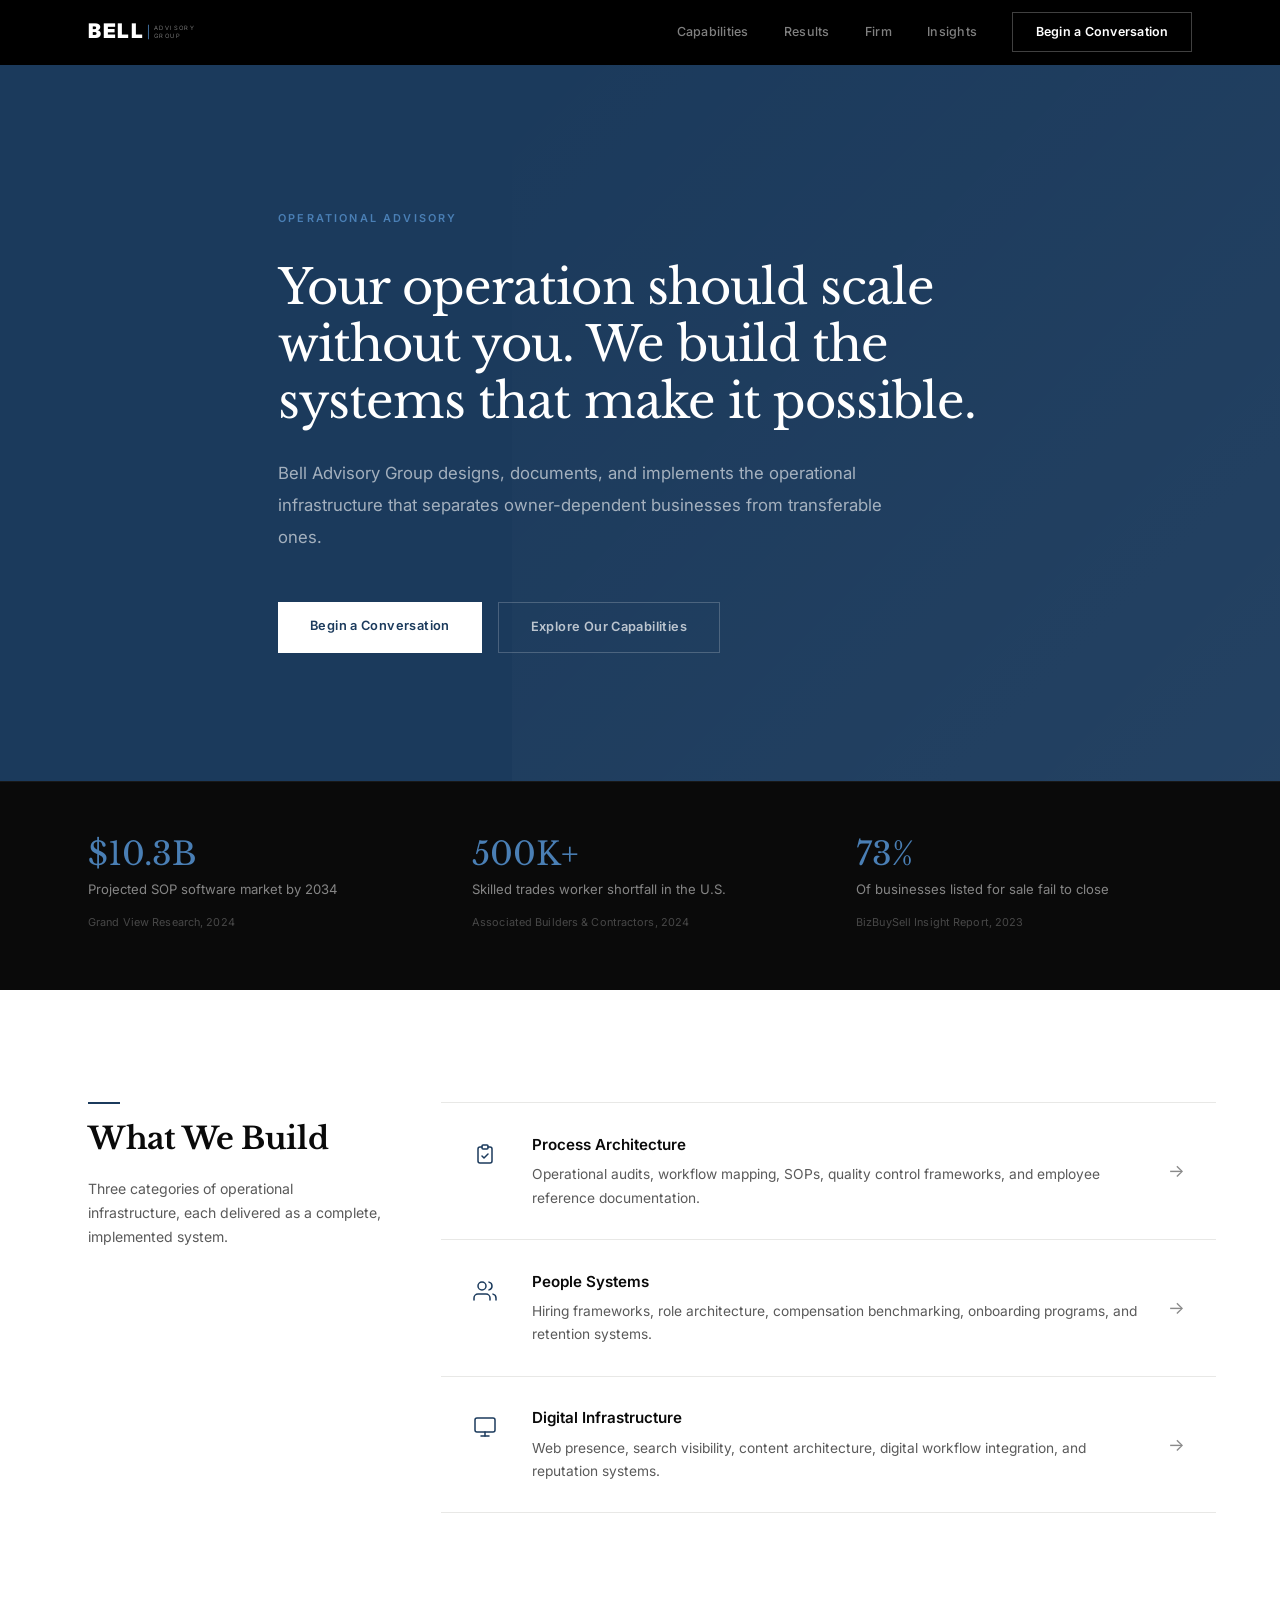
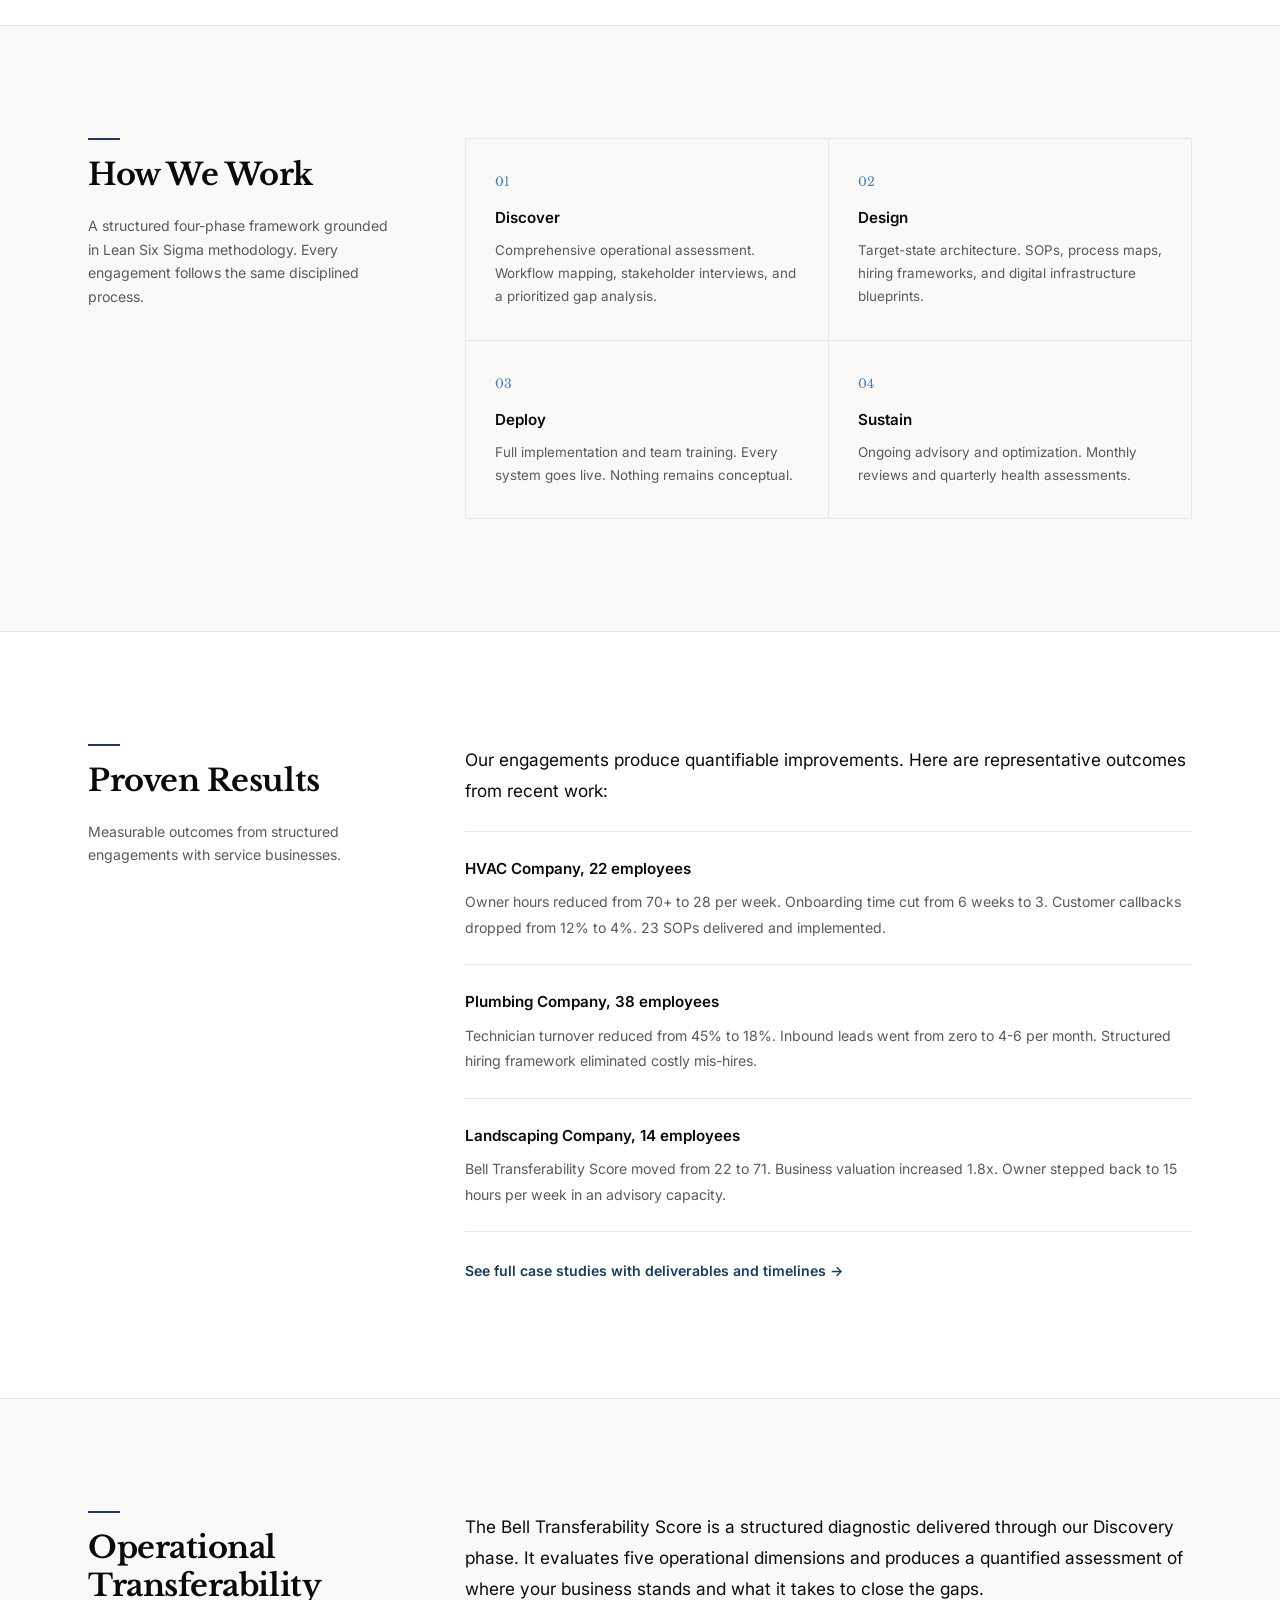
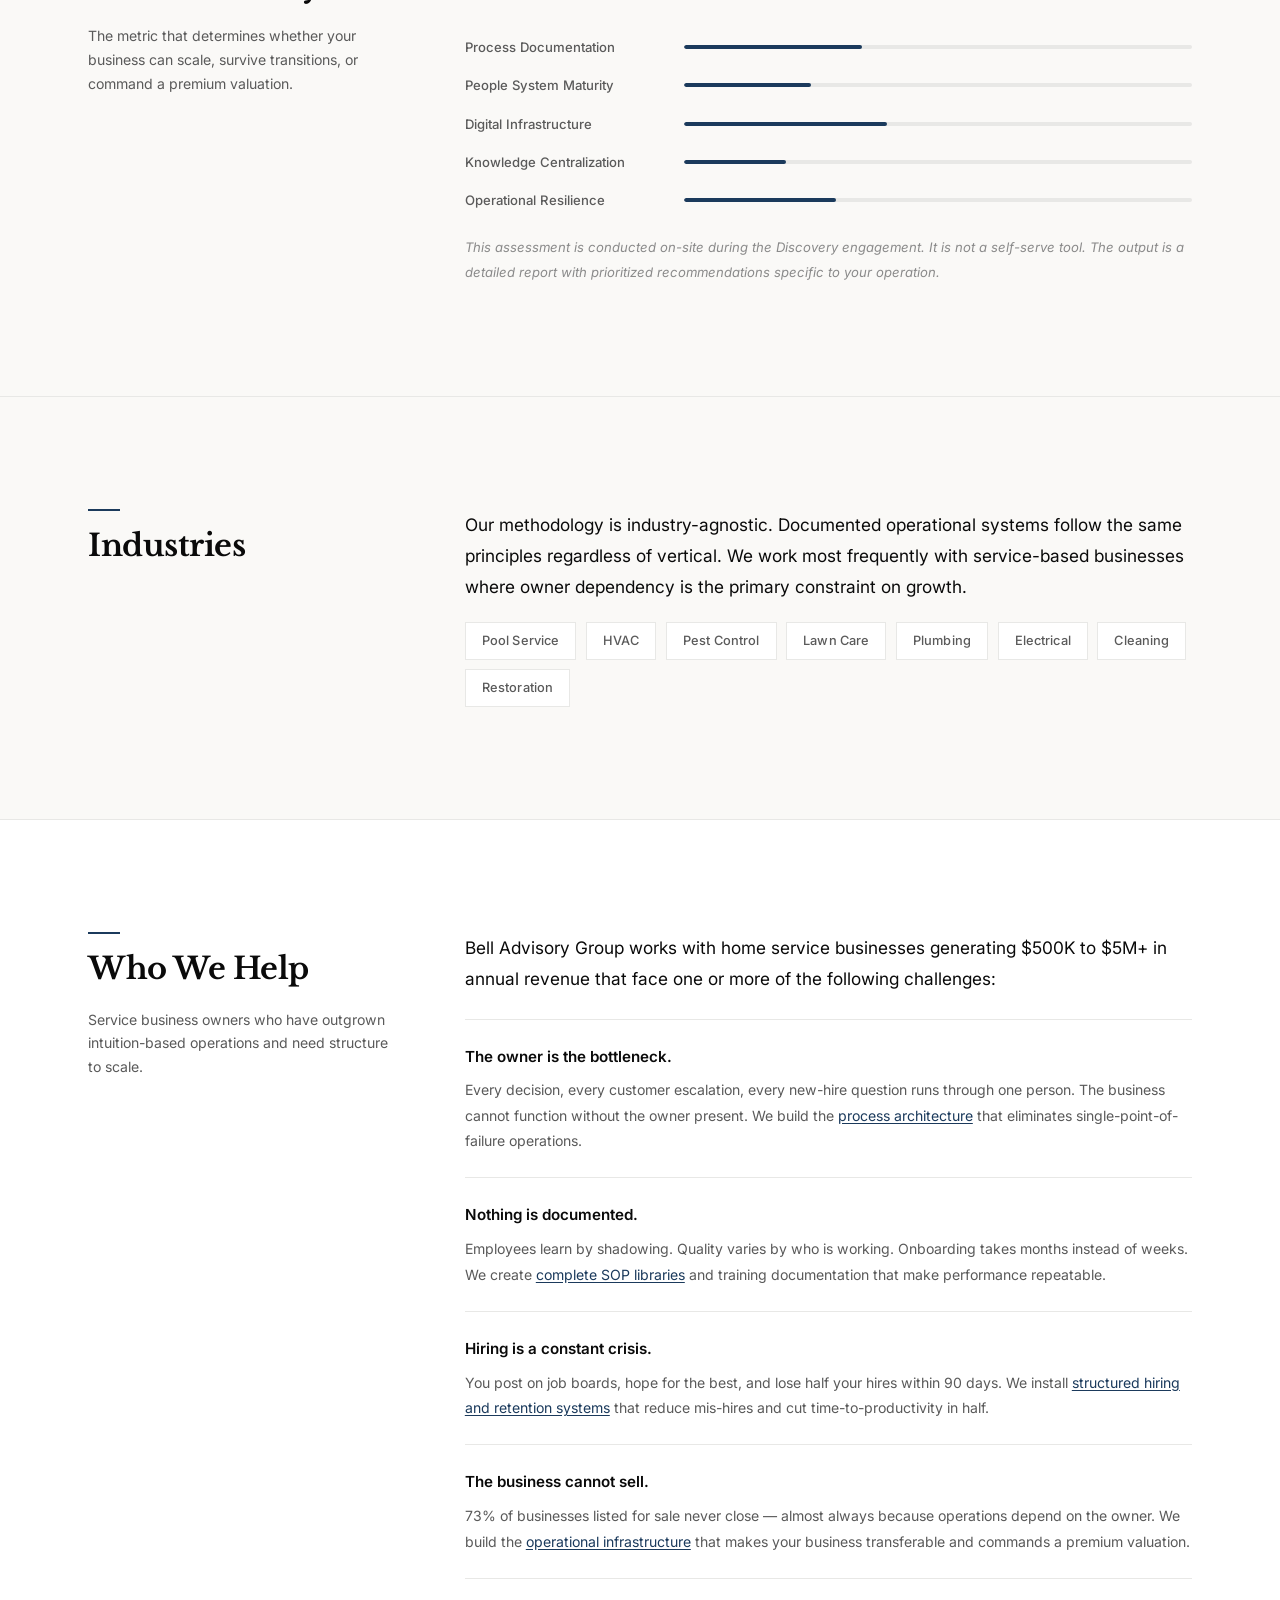
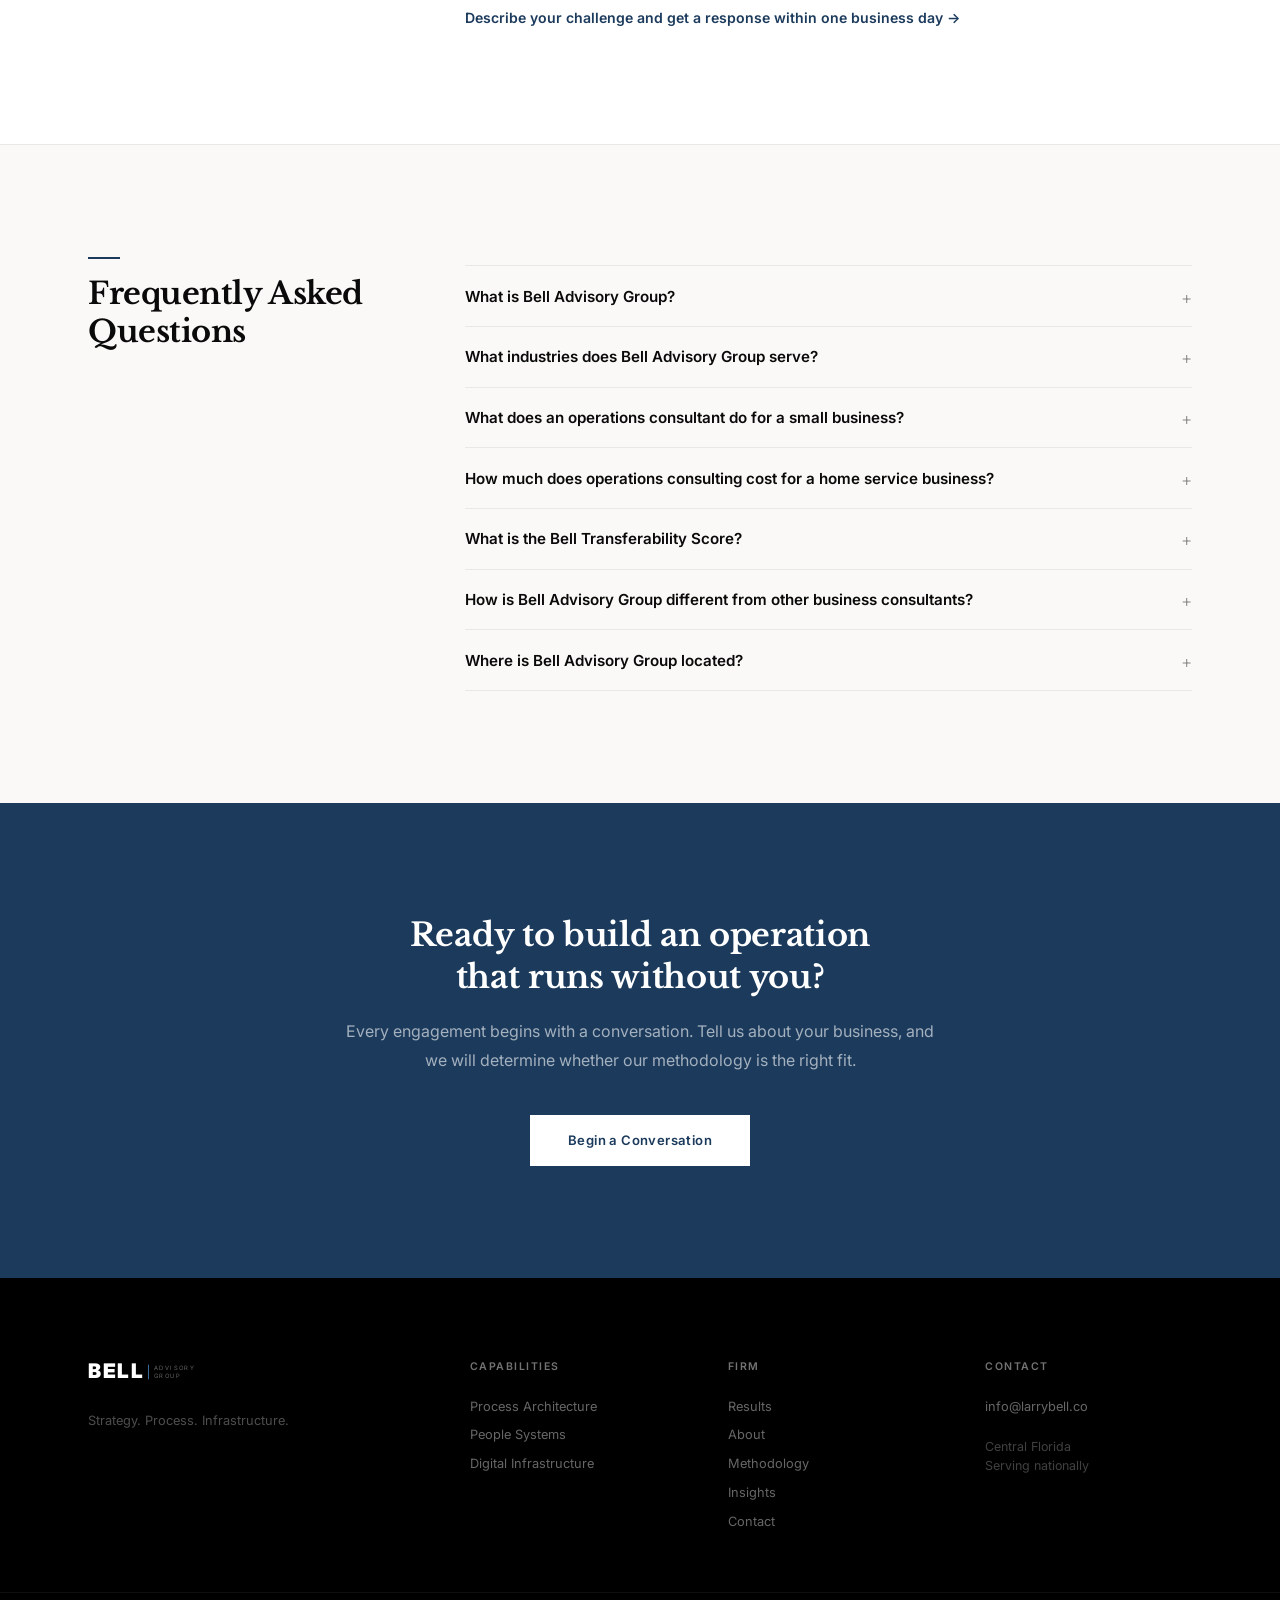
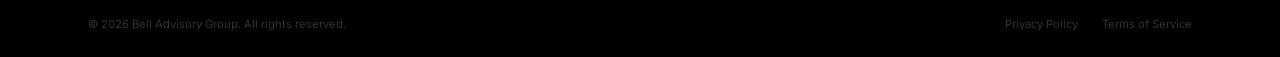
<file: index.html>
<!DOCTYPE html>
<html lang="en">
<head>
  <meta charset="UTF-8">
  <meta name="viewport" content="width=device-width, initial-scale=1.0">
  <title>Bell Advisory Group | Operational Systems for Growing Businesses</title>
  <meta name="description" content="Bell Advisory Group builds SOPs, hiring systems, and digital infrastructure for home service businesses. Operations consulting for HVAC, plumbing, pool service, and skilled trades companies. Central Florida, serving nationally.">
  <meta property="og:title" content="Bell Advisory Group | Operational Advisory">
  <meta property="og:description" content="We build the operational infrastructure that makes your business transferable.">
  <meta property="og:type" content="website">
  <meta property="og:url" content="https://larrybell.co">
  <meta property="og:image" content="https://larrybell.co/og-image.png">
  <meta property="og:image:width" content="1200">
  <meta property="og:image:height" content="630">
  <meta name="twitter:card" content="summary_large_image">
  <meta name="twitter:image" content="https://larrybell.co/og-image.png">
  <meta name="twitter:title" content="Bell Advisory Group | Operational Advisory">
  <meta name="twitter:description" content="We build the operational infrastructure that makes your business transferable.">
  <link rel="preconnect" href="https://fonts.googleapis.com">
  <link rel="preconnect" href="https://fonts.gstatic.com" crossorigin>
  <link href="https://fonts.googleapis.com/css2?family=Libre+Baskerville:ital,wght@0,400;0,700;1,400&family=Inter:opsz,wght@14..32,300;14..32,400;14..32,500;14..32,600;14..32,700&display=swap" rel="stylesheet">
  <link rel="stylesheet" href="style.css">
  <link rel="canonical" href="https://larrybell.co/">
  <link rel="icon" href="data:image/svg+xml,<svg xmlns='http://www.w3.org/2000/svg' viewBox='0 0 100 100'><rect width='100' height='100' rx='4' fill='%231B3A5C'/><text x='50' y='50' font-family='Inter,sans-serif' font-size='64' font-weight='900' fill='white' text-anchor='middle' dominant-baseline='central'>B</text></svg>">
  <meta name="theme-color" content="#1B3A5C">
  <script type="application/ld+json">
  {
    "@context": "https://schema.org",
    "@type": "Organization",
    "name": "Bell Advisory Group",
    "url": "https://larrybell.co",
    "email": "info@larrybell.co",
    "logo": "https://larrybell.co/favicon.svg",
    "founder": { "@type": "Person", "name": "Larry Bell", "jobTitle": "Managing Consultant" },
    "address": {
      "@type": "PostalAddress",
      "addressRegion": "FL",
      "addressCountry": "US"
    },
    "areaServed": [
      { "@type": "Country", "name": "United States" },
      { "@type": "State", "name": "Florida" }
    ],
    "serviceType": ["Operational Systems Design", "Business Process Consulting", "SOP Development", "Hiring Systems", "Digital Infrastructure"],
    "knowsAbout": ["Lean Six Sigma", "Standard Operating Procedures", "HVAC Business Operations", "Pool Service Operations", "Home Service Business Consulting"],
    "slogan": "Strategy. Process. Infrastructure.",
    "description": "Bell Advisory Group builds operational infrastructure — SOPs, hiring systems, and digital presence — for home service businesses. We apply Lean Six Sigma methodology to make owner-dependent operations transferable, scalable, and sellable."
  }
  </script>
  <script type="application/ld+json">
  {
    "@context": "https://schema.org",
    "@type": "WebSite",
    "name": "Bell Advisory Group",
    "url": "https://larrybell.co",
    "description": "Operations consulting for home service businesses. SOPs, hiring systems, and digital infrastructure."
  }
  </script>
  <script type="application/ld+json">
  {
    "@context": "https://schema.org",
    "@type": "WebPage",
    "name": "Bell Advisory Group | Operational Systems for Growing Businesses",
    "url": "https://larrybell.co/",
    "description": "Bell Advisory Group builds SOPs, hiring systems, and digital infrastructure for home service businesses.",
    "breadcrumb": {
      "@type": "BreadcrumbList",
      "itemListElement": [
        { "@type": "ListItem", "position": 1, "name": "Home", "item": "https://larrybell.co/" }
      ]
    }
  }
  </script>
  <script type="application/ld+json">
  {
    "@context": "https://schema.org",
    "@type": "ProfessionalService",
    "name": "Bell Advisory Group",
    "url": "https://larrybell.co",
    "email": "info@larrybell.co",
    "priceRange": "$$",
    "address": {
      "@type": "PostalAddress",
      "addressRegion": "FL",
      "addressCountry": "US"
    },
    "areaServed": { "@type": "Country", "name": "United States" },
    "hasOfferCatalog": {
      "@type": "OfferCatalog",
      "name": "Operations Consulting Services",
      "itemListElement": [
        { "@type": "Offer", "itemOffered": { "@type": "Service", "name": "Process Architecture", "description": "Operational audits, workflow mapping, SOP development, quality control frameworks, and employee reference documentation for service businesses." } },
        { "@type": "Offer", "itemOffered": { "@type": "Service", "name": "People Systems", "description": "Structured hiring frameworks, role architecture, compensation benchmarking, onboarding programs, and 90-day retention systems." } },
        { "@type": "Offer", "itemOffered": { "@type": "Service", "name": "Digital Infrastructure", "description": "Professional web presence, search visibility architecture, content systems, digital workflow integrations, and brand reputation frameworks." } }
      ]
    }
  }
  </script>
  <script type="application/ld+json">
  {
    "@context": "https://schema.org",
    "@type": "FAQPage",
    "mainEntity": [
      { "@type": "Question", "name": "What is Bell Advisory Group?", "acceptedAnswer": { "@type": "Answer", "text": "Bell Advisory Group is an operations consulting firm that builds SOPs, hiring systems, and digital infrastructure for home service businesses. We apply Lean Six Sigma methodology to small and mid-size companies — HVAC, plumbing, pool service, pest control, electrical, and other skilled trades — to make their operations transferable, scalable, and independent of the owner." } },
      { "@type": "Question", "name": "What industries does Bell Advisory Group serve?", "acceptedAnswer": { "@type": "Answer", "text": "We serve home service and skilled trades businesses including HVAC, pool service, pest control, lawn care and landscaping, plumbing, electrical, cleaning, and restoration companies. Our methodology is industry-agnostic but we focus on service businesses where owner dependency is the primary growth constraint." } },
      { "@type": "Question", "name": "What does an operations consultant do for a small business?", "acceptedAnswer": { "@type": "Answer", "text": "An operations consultant audits how your business actually runs and builds the documented systems that allow it to function consistently without depending on any single person. At Bell Advisory Group, every engagement produces implemented deliverables: SOPs, hiring frameworks, onboarding programs, quality control systems, and digital infrastructure." } },
      { "@type": "Question", "name": "How much does operations consulting cost for a home service business?", "acceptedAnswer": { "@type": "Answer", "text": "Engagement scope and investment vary based on the size of your operation, the number of workflows to document, and which systems you need built. Every engagement begins with a conversation where we assess your current state, identify the highest-impact gaps, and outline a structured scope." } },
      { "@type": "Question", "name": "What is the Bell Transferability Score?", "acceptedAnswer": { "@type": "Answer", "text": "The Bell Transferability Score is a structured diagnostic that evaluates five operational dimensions: process documentation, people system maturity, digital infrastructure, knowledge centralization, and operational resilience. It produces a quantified assessment of how dependent your business is on you and what it takes to close the gaps." } },
      { "@type": "Question", "name": "How is Bell Advisory Group different from other business consultants?", "acceptedAnswer": { "@type": "Answer", "text": "Three things set us apart. First, we build systems, not slide decks. Second, we specialize in the operational layer that most consultants skip: SOPs, hiring frameworks, and process architecture. Third, we apply Lean Six Sigma methodology adapted for the pace and constraints of growing service businesses." } },
      { "@type": "Question", "name": "Where is Bell Advisory Group located?", "acceptedAnswer": { "@type": "Answer", "text": "Bell Advisory Group is based in Central Florida and serves clients nationally. Our Discovery phase includes on-site assessment, and ongoing advisory work is conducted remotely with regular check-ins." } }
    ]
  }
  </script>
</head>
<body>

  <!-- NAV -->
  <nav class="nav">
    <div class="nav-inner">
      <a href="/" class="nav-logo" aria-label="Bell Advisory Group">
        <svg class="logo-mark" viewBox="0 0 240 50" xmlns="http://www.w3.org/2000/svg" aria-hidden="true">
          <text x="0" y="35" font-family="Inter,sans-serif" font-size="36" font-weight="900" fill="currentColor" letter-spacing="3">BELL</text>
          <line x1="108" y1="12" x2="108" y2="38" stroke="var(--accent-vis)" stroke-width="1.5"/>
          <text x="118" y="22" font-family="Inter,sans-serif" font-size="10.5" font-weight="300" fill="currentColor" letter-spacing="2.5" opacity="0.6">ADVISORY</text>
          <text x="118" y="36" font-family="Inter,sans-serif" font-size="10.5" font-weight="300" fill="currentColor" letter-spacing="2.5" opacity="0.6">GROUP</text>
        </svg>
      </a>
      <button class="nav-toggle" aria-label="Menu" aria-expanded="false">
        <span></span><span></span><span></span>
      </button>
      <div class="nav-links" id="navLinks">
        <a href="/capabilities.html">Capabilities</a>
        <a href="/results.html">Results</a>
        <a href="/about.html">Firm</a>
        <a href="/insights.html">Insights</a>
        <a href="/contact.html" class="nav-cta">Begin a Conversation</a>
      </div>
    </div>
  </nav>

  <main>

  <!-- HERO -->
  <section class="hero">
    <div class="hero-inner">
      <p class="hero-kicker">Operational Advisory</p>
      <h1>Your operation should scale without you. We build the systems that make it possible.</h1>
      <p class="hero-body">Bell Advisory Group designs, documents, and implements the operational infrastructure that separates owner-dependent businesses from transferable ones.</p>
      <div class="hero-actions">
        <a href="/contact.html" class="hero-cta">Begin a Conversation</a>
        <a href="/capabilities.html" class="hero-cta-secondary">Explore Our Capabilities</a>
      </div>
    </div>
  </section>

  <!-- EVIDENCE STRIP -->
  <div class="feature-strip">
    <div class="feature-strip-inner">
      <div class="feature-item">
        <span class="feature-stat">$10.3B</span>
        <p>Projected SOP software market by 2034</p>
        <cite>Grand View Research, 2024</cite>
      </div>
      <div class="feature-item">
        <span class="feature-stat">500K+</span>
        <p>Skilled trades worker shortfall in the U.S.</p>
        <cite>Associated Builders &amp; Contractors, 2024</cite>
      </div>
      <div class="feature-item">
        <span class="feature-stat">73%</span>
        <p>Of businesses listed for sale fail to close</p>
        <cite>BizBuySell Insight Report, 2023</cite>
      </div>
    </div>
  </div>

  <!-- CAPABILITIES PREVIEW -->
  <section class="content-section" id="capabilities">
    <div class="content-inner reveal">
      <div class="content-left">
        <h2>What We Build</h2>
        <p class="aside">Three categories of operational infrastructure, each delivered as a complete, implemented system.</p>
      </div>
      <div class="content-right">
        <a href="/capabilities.html#process" class="capability-card">
          <div class="capability-card-icon">
            <svg viewBox="0 0 24 24" fill="none" stroke="currentColor" stroke-width="1.5" stroke-linecap="round" stroke-linejoin="round"><path d="M9 5H7a2 2 0 00-2 2v12a2 2 0 002 2h10a2 2 0 002-2V7a2 2 0 00-2-2h-2"/><rect x="9" y="3" width="6" height="4" rx="1"/><path d="M9 14l2 2 4-4"/></svg>
          </div>
          <div>
            <h3>Process Architecture</h3>
            <p>Operational audits, workflow mapping, SOPs, quality control frameworks, and employee reference documentation.</p>
          </div>
          <span class="capability-arrow">&rarr;</span>
        </a>

        <a href="/capabilities.html#people" class="capability-card">
          <div class="capability-card-icon">
            <svg viewBox="0 0 24 24" fill="none" stroke="currentColor" stroke-width="1.5" stroke-linecap="round" stroke-linejoin="round"><path d="M17 21v-2a4 4 0 00-4-4H5a4 4 0 00-4 4v2"/><circle cx="9" cy="7" r="4"/><path d="M23 21v-2a4 4 0 00-3-3.87"/><path d="M16 3.13a4 4 0 010 7.75"/></svg>
          </div>
          <div>
            <h3>People Systems</h3>
            <p>Hiring frameworks, role architecture, compensation benchmarking, onboarding programs, and retention systems.</p>
          </div>
          <span class="capability-arrow">&rarr;</span>
        </a>

        <a href="/capabilities.html#digital" class="capability-card">
          <div class="capability-card-icon">
            <svg viewBox="0 0 24 24" fill="none" stroke="currentColor" stroke-width="1.5" stroke-linecap="round" stroke-linejoin="round"><rect x="2" y="3" width="20" height="14" rx="2"/><line x1="8" y1="21" x2="16" y2="21"/><line x1="12" y1="17" x2="12" y2="21"/></svg>
          </div>
          <div>
            <h3>Digital Infrastructure</h3>
            <p>Web presence, search visibility, content architecture, digital workflow integration, and reputation systems.</p>
          </div>
          <span class="capability-arrow">&rarr;</span>
        </a>
      </div>
    </div>
  </section>

  <!-- METHODOLOGY PREVIEW -->
  <section class="content-section section-shaded" id="methodology">
    <div class="content-inner reveal">
      <div class="content-left">
        <h2>How We Work</h2>
        <p class="aside">A structured four-phase framework grounded in Lean Six Sigma methodology. Every engagement follows the same disciplined process.</p>
      </div>
      <div class="content-right">
        <div class="phase-grid">
          <div class="phase-card">
            <span class="phase-num">01</span>
            <h3>Discover</h3>
            <p>Comprehensive operational assessment. Workflow mapping, stakeholder interviews, and a prioritized gap analysis.</p>
          </div>
          <div class="phase-card">
            <span class="phase-num">02</span>
            <h3>Design</h3>
            <p>Target-state architecture. SOPs, process maps, hiring frameworks, and digital infrastructure blueprints.</p>
          </div>
          <div class="phase-card">
            <span class="phase-num">03</span>
            <h3>Deploy</h3>
            <p>Full implementation and team training. Every system goes live. Nothing remains conceptual.</p>
          </div>
          <div class="phase-card">
            <span class="phase-num">04</span>
            <h3>Sustain</h3>
            <p>Ongoing advisory and optimization. Monthly reviews and quarterly health assessments.</p>
          </div>
        </div>
      </div>
    </div>
  </section>

  <!-- RESULTS PREVIEW -->
  <section class="content-section" id="results">
    <div class="content-inner reveal">
      <div class="content-left">
        <h2>Proven Results</h2>
        <p class="aside">Measurable outcomes from structured engagements with service businesses.</p>
      </div>
      <div class="content-right">
        <p class="lead">Our engagements produce quantifiable improvements. Here are representative outcomes from recent work:</p>
        <div class="use-case-list">
          <div class="use-case-item">
            <h3>HVAC Company, 22 employees</h3>
            <p>Owner hours reduced from 70+ to 28 per week. Onboarding time cut from 6 weeks to 3. Customer callbacks dropped from 12% to 4%. 23 SOPs delivered and implemented.</p>
          </div>
          <div class="use-case-item">
            <h3>Plumbing Company, 38 employees</h3>
            <p>Technician turnover reduced from 45% to 18%. Inbound leads went from zero to 4-6 per month. Structured hiring framework eliminated costly mis-hires.</p>
          </div>
          <div class="use-case-item">
            <h3>Landscaping Company, 14 employees</h3>
            <p>Bell Transferability Score moved from 22 to 71. Business valuation increased 1.8x. Owner stepped back to 15 hours per week in an advisory capacity.</p>
          </div>
        </div>
        <p style="margin-top:1.5rem;"><a href="/results.html" style="color:var(--accent);font-weight:600;font-size:0.88rem;">See full case studies with deliverables and timelines &rarr;</a></p>
      </div>
    </div>
  </section>

  <!-- TRANSFERABILITY -->
  <section class="content-section section-shaded" id="transferability">
    <div class="content-inner reveal">
      <div class="content-left">
        <h2>Operational Transferability</h2>
        <p class="aside">The metric that determines whether your business can scale, survive transitions, or command a premium valuation.</p>
      </div>
      <div class="content-right">
        <p class="lead">The Bell Transferability Score is a structured diagnostic delivered through our Discovery phase. It evaluates five operational dimensions and produces a quantified assessment of where your business stands and what it takes to close the gaps.</p>
        <div class="score-dimensions">
          <div class="dimension">
            <span class="dimension-label">Process Documentation</span>
            <span class="dimension-bar"><span style="width:0%" class="dimension-fill"></span></span>
          </div>
          <div class="dimension">
            <span class="dimension-label">People System Maturity</span>
            <span class="dimension-bar"><span style="width:0%" class="dimension-fill"></span></span>
          </div>
          <div class="dimension">
            <span class="dimension-label">Digital Infrastructure</span>
            <span class="dimension-bar"><span style="width:0%" class="dimension-fill"></span></span>
          </div>
          <div class="dimension">
            <span class="dimension-label">Knowledge Centralization</span>
            <span class="dimension-bar"><span style="width:0%" class="dimension-fill"></span></span>
          </div>
          <div class="dimension">
            <span class="dimension-label">Operational Resilience</span>
            <span class="dimension-bar"><span style="width:0%" class="dimension-fill"></span></span>
          </div>
        </div>
        <p class="score-note">This assessment is conducted on-site during the Discovery engagement. It is not a self-serve tool. The output is a detailed report with prioritized recommendations specific to your operation.</p>
      </div>
    </div>
  </section>

  <!-- INDUSTRIES -->
  <section class="content-section section-shaded">
    <div class="content-inner reveal">
      <div class="content-left">
        <h2>Industries</h2>
      </div>
      <div class="content-right">
        <p class="lead">Our methodology is industry-agnostic. Documented operational systems follow the same principles regardless of vertical. We work most frequently with service-based businesses where owner dependency is the primary constraint on growth.</p>
        <div class="industry-tags">
          <span>Pool Service</span>
          <span>HVAC</span>
          <span>Pest Control</span>
          <span>Lawn Care</span>
          <span>Plumbing</span>
          <span>Electrical</span>
          <span>Cleaning</span>
          <span>Restoration</span>
        </div>
      </div>
    </div>
  </section>

  <!-- WHO WE HELP — AI/AEO-friendly direct answer block -->
  <section class="content-section" id="who-we-help">
    <div class="content-inner reveal">
      <div class="content-left">
        <h2>Who We Help</h2>
        <p class="aside">Service business owners who have outgrown intuition-based operations and need structure to scale.</p>
      </div>
      <div class="content-right">
        <p class="lead">Bell Advisory Group works with home service businesses generating $500K to $5M+ in annual revenue that face one or more of the following challenges:</p>
        <div class="use-case-list">
          <div class="use-case-item">
            <h3>The owner is the bottleneck.</h3>
            <p>Every decision, every customer escalation, every new-hire question runs through one person. The business cannot function without the owner present. We build the <a href="/capabilities.html#process">process architecture</a> that eliminates single-point-of-failure operations.</p>
          </div>
          <div class="use-case-item">
            <h3>Nothing is documented.</h3>
            <p>Employees learn by shadowing. Quality varies by who is working. Onboarding takes months instead of weeks. We create <a href="/capabilities.html#process">complete SOP libraries</a> and training documentation that make performance repeatable.</p>
          </div>
          <div class="use-case-item">
            <h3>Hiring is a constant crisis.</h3>
            <p>You post on job boards, hope for the best, and lose half your hires within 90 days. We install <a href="/capabilities.html#people">structured hiring and retention systems</a> that reduce mis-hires and cut time-to-productivity in half.</p>
          </div>
          <div class="use-case-item">
            <h3>The business cannot sell.</h3>
            <p>73% of businesses listed for sale never close — almost always because operations depend on the owner. We build the <a href="/capabilities.html">operational infrastructure</a> that makes your business transferable and commands a premium valuation.</p>
          </div>
        </div>
        <p style="margin-top:1.5rem;"><a href="/contact.html" style="color:var(--accent);font-weight:600;font-size:0.88rem;">Describe your challenge and get a response within one business day &rarr;</a></p>
      </div>
    </div>
  </section>

  <!-- FAQ — AEO/GEO-optimized crawlable content -->
  <section class="content-section section-shaded" id="faq">
    <div class="content-inner reveal">
      <div class="content-left">
        <h2>Frequently Asked Questions</h2>
      </div>
      <div class="content-right">
        <div class="faq-list">
          <details class="faq-item">
            <summary class="faq-question">What is Bell Advisory Group?</summary>
            <div class="faq-answer">
              <p>Bell Advisory Group is an operations consulting firm that builds SOPs, hiring systems, and digital infrastructure for home service businesses. We apply Lean Six Sigma methodology to small and mid-size companies — HVAC, plumbing, pool service, pest control, electrical, and other skilled trades — to make their operations transferable, scalable, and independent of the owner.</p>
            </div>
          </details>
          <details class="faq-item">
            <summary class="faq-question">What industries does Bell Advisory Group serve?</summary>
            <div class="faq-answer">
              <p>We serve home service and skilled trades businesses including HVAC, pool service, pest control, lawn care and landscaping, plumbing, electrical, cleaning, and restoration companies. Our methodology is industry-agnostic — documented operational systems follow the same principles regardless of vertical — but we focus on service businesses where owner dependency is the primary growth constraint.</p>
            </div>
          </details>
          <details class="faq-item">
            <summary class="faq-question">What does an operations consultant do for a small business?</summary>
            <div class="faq-answer">
              <p>An operations consultant audits how your business actually runs — workflows, decision points, communication patterns, hiring practices — and builds the documented systems that allow it to function consistently without depending on any single person. At Bell Advisory Group, every engagement produces implemented deliverables: SOPs, hiring frameworks, onboarding programs, quality control systems, and digital infrastructure. We do not deliver slide decks or theoretical recommendations.</p>
            </div>
          </details>
          <details class="faq-item">
            <summary class="faq-question">How much does operations consulting cost for a home service business?</summary>
            <div class="faq-answer">
              <p>Engagement scope and investment vary based on the size of your operation, the number of workflows to document, and which systems you need built. Every engagement begins with a <a href="/contact.html">conversation</a> where we assess your current state, identify the highest-impact gaps, and outline a structured scope. We do not publish fixed pricing because every business has different needs, but we are transparent about investment during the scoping process.</p>
            </div>
          </details>
          <details class="faq-item">
            <summary class="faq-question">What is the Bell Transferability Score?</summary>
            <div class="faq-answer">
              <p>The Bell Transferability Score is a structured diagnostic that evaluates five operational dimensions: process documentation, people system maturity, digital infrastructure, knowledge centralization, and operational resilience. It produces a quantified assessment of how dependent your business is on you — and exactly what it takes to close the gaps. This assessment is conducted during our <a href="/capabilities.html">Discovery engagement</a>, not as a self-serve tool.</p>
            </div>
          </details>
          <details class="faq-item">
            <summary class="faq-question">How is Bell Advisory Group different from other business consultants?</summary>
            <div class="faq-answer">
              <p>Three things set us apart. First, we build systems, not slide decks — every deliverable is implemented, tested, and documented for your team to maintain. Second, we specialize in the operational layer that most consultants skip: the SOPs, hiring frameworks, and process architecture that actually make a business run without the owner. Third, we apply Lean Six Sigma methodology — the same structured approach used by the largest consulting firms — adapted for the pace and constraints of growing service businesses.</p>
            </div>
          </details>
          <details class="faq-item">
            <summary class="faq-question">Where is Bell Advisory Group located?</summary>
            <div class="faq-answer">
              <p>Bell Advisory Group is based in Central Florida and serves clients nationally. Our Discovery phase includes on-site assessment, and ongoing advisory work is conducted remotely with regular check-ins.</p>
            </div>
          </details>
        </div>
      </div>
    </div>
  </section>

  <!-- CTA BAND -->
  <section class="cta-band">
    <div class="cta-band-inner">
      <h2>Ready to build an operation that runs without you?</h2>
      <p>Every engagement begins with a conversation. Tell us about your business, and we will determine whether our methodology is the right fit.</p>
      <a href="/contact.html" class="cta-btn">Begin a Conversation</a>
    </div>
  </section>

  </main>

  <!-- FOOTER -->
  <footer class="footer">
    <div class="footer-inner">
      <div class="footer-col footer-col-brand">
        <svg class="footer-logo-mark" viewBox="0 0 240 50" xmlns="http://www.w3.org/2000/svg" aria-hidden="true">
          <text x="0" y="35" font-family="Inter,sans-serif" font-size="36" font-weight="900" fill="white" letter-spacing="3">BELL</text>
          <line x1="108" y1="12" x2="108" y2="38" stroke="var(--accent-vis)" stroke-width="1.5"/>
          <text x="118" y="22" font-family="Inter,sans-serif" font-size="10.5" font-weight="300" fill="rgba(255,255,255,0.5)" letter-spacing="2.5">ADVISORY</text>
          <text x="118" y="36" font-family="Inter,sans-serif" font-size="10.5" font-weight="300" fill="rgba(255,255,255,0.5)" letter-spacing="2.5">GROUP</text>
        </svg>
        <p class="footer-desc">Strategy. Process. Infrastructure.</p>
      </div>
      <div class="footer-col">
        <p class="footer-col-heading">Capabilities</p>
        <a href="/capabilities.html#process">Process Architecture</a>
        <a href="/capabilities.html#people">People Systems</a>
        <a href="/capabilities.html#digital">Digital Infrastructure</a>
      </div>
      <div class="footer-col">
        <p class="footer-col-heading">Firm</p>
        <a href="/results.html">Results</a>
        <a href="/about.html">About</a>
        <a href="/capabilities.html">Methodology</a>
        <a href="/insights.html">Insights</a>
        <a href="/contact.html">Contact</a>
      </div>
      <div class="footer-col">
        <p class="footer-col-heading">Contact</p>
        <a href="mailto:info@larrybell.co">info@larrybell.co</a>
        <p class="footer-location">Central Florida<br>Serving nationally</p>
      </div>
    </div>
    <div class="footer-bottom">
      <div class="footer-bottom-inner">
        <p>&copy; 2026 Bell Advisory Group. All rights reserved.</p>
        <div class="footer-bottom-links">
          <a href="/privacy.html">Privacy Policy</a>
          <a href="/terms.html">Terms of Service</a>
        </div>
      </div>
    </div>
  </footer>

  <script src="main.js" defer></script>
</body>
</html>
</file>
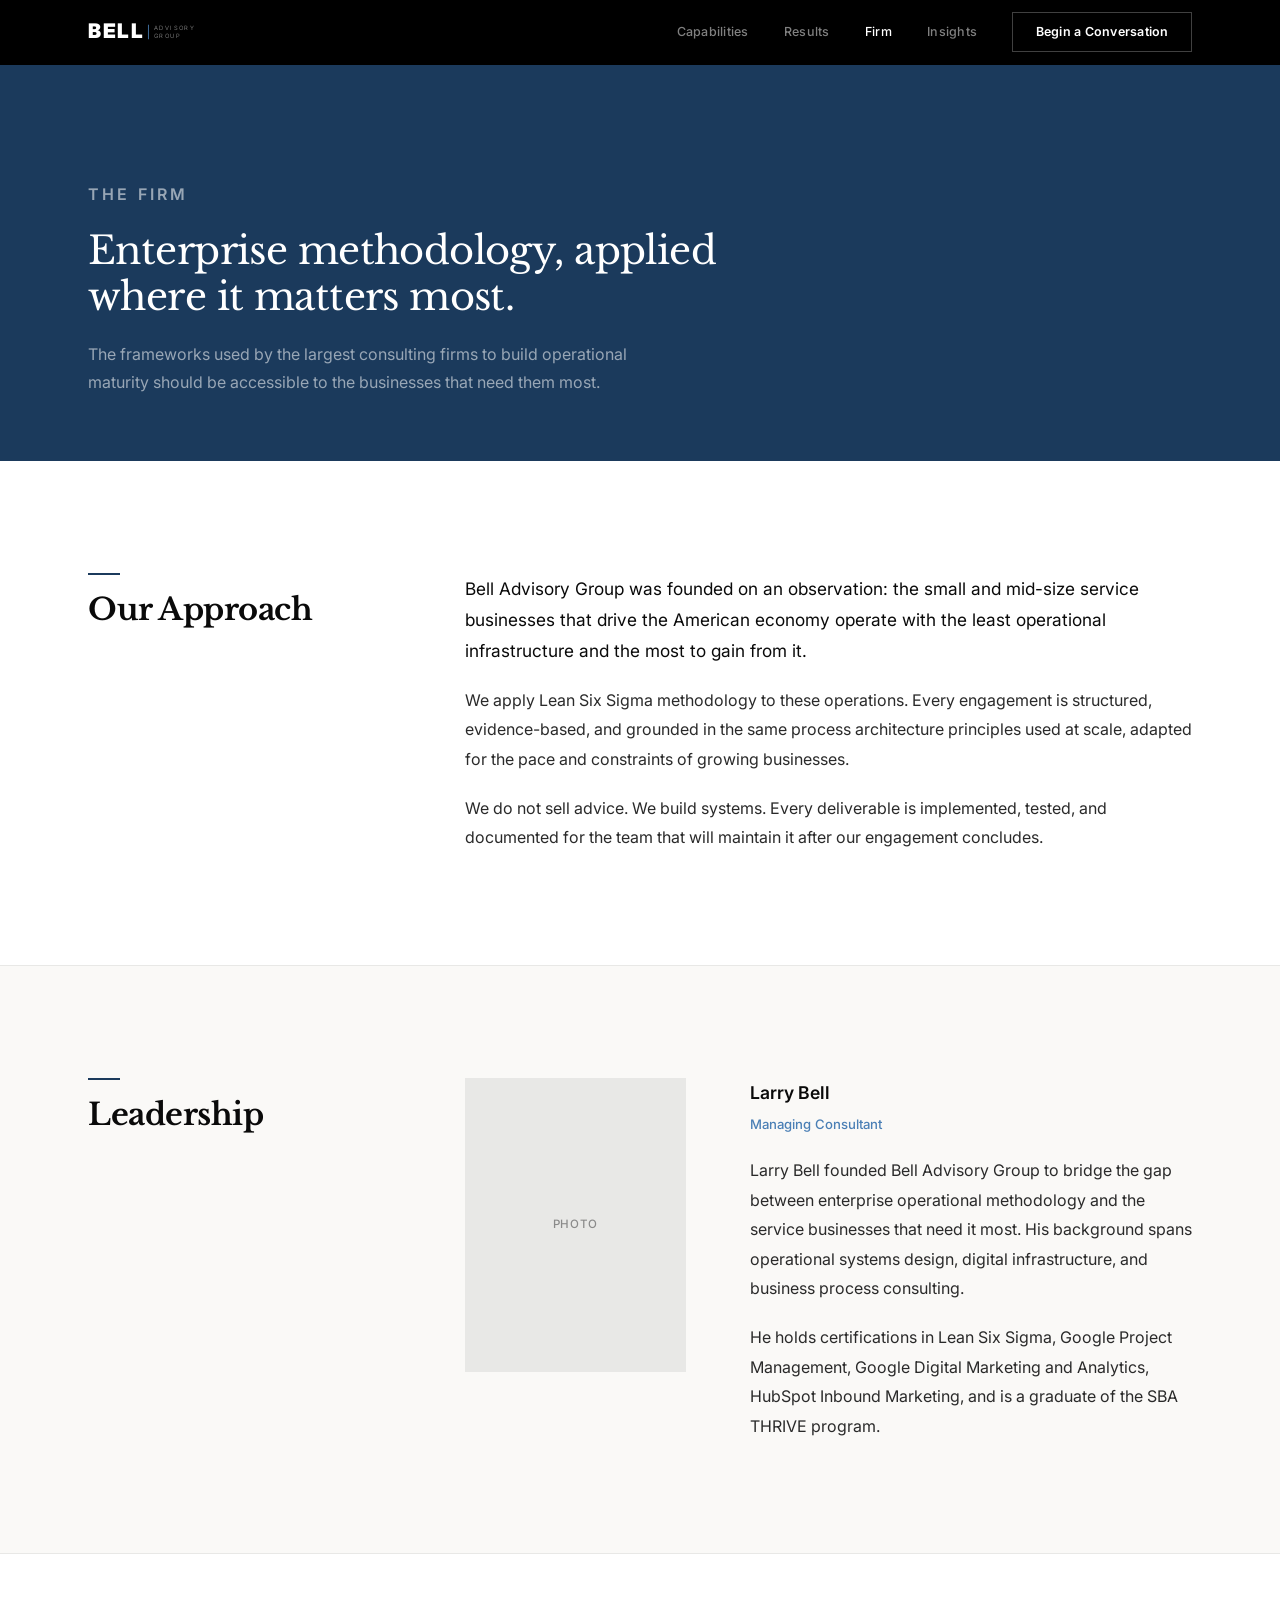
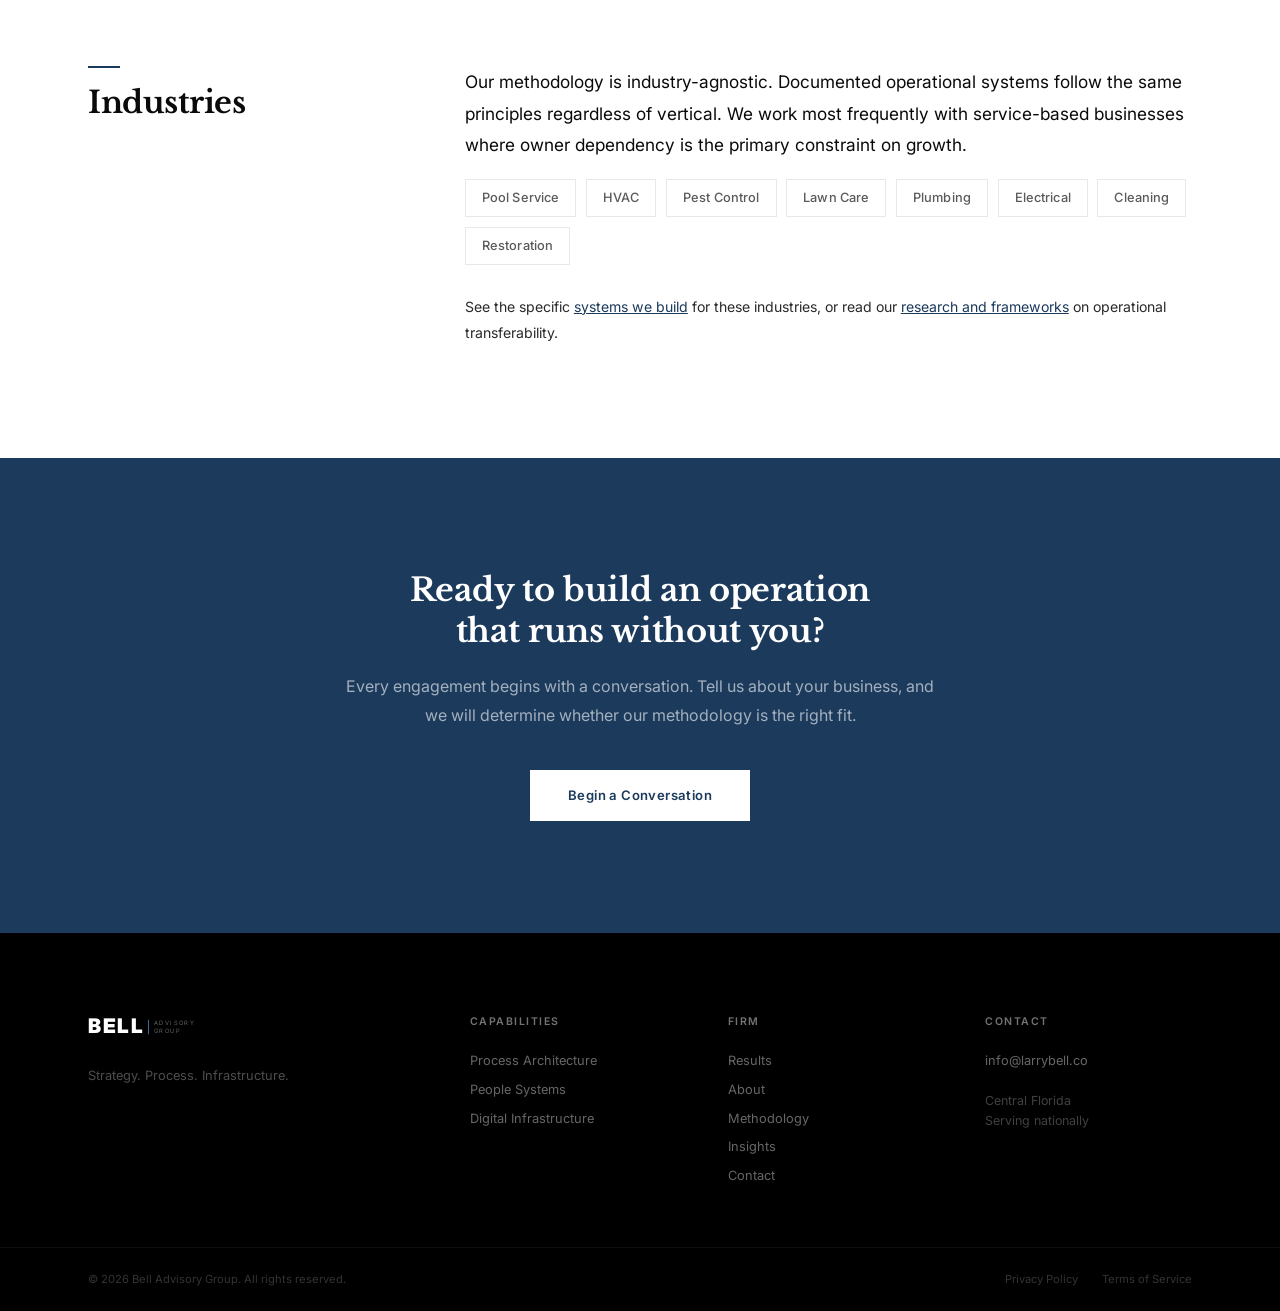
<file: about.html>
<!DOCTYPE html>
<html lang="en">
<head>
  <meta charset="UTF-8">
  <meta name="viewport" content="width=device-width, initial-scale=1.0">
  <title>About the Firm | Bell Advisory Group</title>
  <meta name="description" content="Bell Advisory Group applies Lean Six Sigma methodology to small and mid-size service businesses. Operations consulting for home service companies looking to scale, hire, and build transferable systems.">
  <link rel="preconnect" href="https://fonts.googleapis.com">
  <link rel="preconnect" href="https://fonts.gstatic.com" crossorigin>
  <link href="https://fonts.googleapis.com/css2?family=Libre+Baskerville:ital,wght@0,400;0,700;1,400&family=Inter:opsz,wght@14..32,300;14..32,400;14..32,500;14..32,600;14..32,700&display=swap" rel="stylesheet">
  <link rel="stylesheet" href="style.css">
  <meta property="og:title" content="About the Firm | Bell Advisory Group">
  <meta property="og:description" content="Lean Six Sigma methodology applied to small and mid-size service businesses.">
  <meta property="og:type" content="website">
  <meta property="og:url" content="https://larrybell.co/about.html">
  <meta property="og:image" content="https://larrybell.co/og-image.png">
  <meta property="og:image:width" content="1200">
  <meta property="og:image:height" content="630">
  <meta name="twitter:card" content="summary_large_image">
  <meta name="twitter:image" content="https://larrybell.co/og-image.png">
  <meta name="twitter:title" content="About the Firm | Bell Advisory Group">
  <meta name="twitter:description" content="Lean Six Sigma methodology applied to small and mid-size service businesses.">
  <link rel="canonical" href="https://larrybell.co/about.html">
  <link rel="icon" href="data:image/svg+xml,<svg xmlns='http://www.w3.org/2000/svg' viewBox='0 0 100 100'><rect width='100' height='100' rx='4' fill='%231B3A5C'/><text x='50' y='50' font-family='Inter,sans-serif' font-size='64' font-weight='900' fill='white' text-anchor='middle' dominant-baseline='central'>B</text></svg>">
  <script type="application/ld+json">
  {
    "@context": "https://schema.org",
    "@type": "AboutPage",
    "mainEntity": {
      "@type": "ProfessionalService",
      "name": "Bell Advisory Group",
      "url": "https://larrybell.co",
      "founder": { "@type": "Person", "name": "Larry Bell", "jobTitle": "Managing Consultant" },
      "areaServed": "US",
      "knowsAbout": ["Lean Six Sigma", "Business Process Consulting", "SOP Development", "Operations Management"]
    }
  }
  </script>
  <script type="application/ld+json">
  {
    "@context": "https://schema.org",
    "@type": "WebPage",
    "name": "About the Firm | Bell Advisory Group",
    "url": "https://larrybell.co/about.html",
    "description": "Bell Advisory Group applies Lean Six Sigma methodology to small and mid-size service businesses.",
    "breadcrumb": {
      "@type": "BreadcrumbList",
      "itemListElement": [
        { "@type": "ListItem", "position": 1, "name": "Home", "item": "https://larrybell.co/" },
        { "@type": "ListItem", "position": 2, "name": "About", "item": "https://larrybell.co/about.html" }
      ]
    }
  }
  </script>
</head>
<body>

  <nav class="nav">
    <div class="nav-inner">
      <a href="/" class="nav-logo" aria-label="Bell Advisory Group">
        <svg class="logo-mark" viewBox="0 0 240 50" xmlns="http://www.w3.org/2000/svg" aria-hidden="true">
          <text x="0" y="35" font-family="Inter,sans-serif" font-size="36" font-weight="900" fill="currentColor" letter-spacing="3">BELL</text>
          <line x1="108" y1="12" x2="108" y2="38" stroke="var(--accent-vis)" stroke-width="1.5"/>
          <text x="118" y="22" font-family="Inter,sans-serif" font-size="10.5" font-weight="300" fill="currentColor" letter-spacing="2.5" opacity="0.6">ADVISORY</text>
          <text x="118" y="36" font-family="Inter,sans-serif" font-size="10.5" font-weight="300" fill="currentColor" letter-spacing="2.5" opacity="0.6">GROUP</text>
        </svg>
      </a>
      <button class="nav-toggle" aria-label="Menu" aria-expanded="false">
        <span></span><span></span><span></span>
      </button>
      <div class="nav-links" id="navLinks">
        <a href="/capabilities.html">Capabilities</a>
        <a href="/results.html">Results</a>
        <a href="/about.html">Firm</a>
        <a href="/insights.html">Insights</a>
        <a href="/contact.html" class="nav-cta">Begin a Conversation</a>
      </div>
    </div>
  </nav>

  <main>

  <section class="page-hero">
    <div class="page-hero-inner">
      <p class="page-hero-kicker">The Firm</p>
      <h1>Enterprise methodology, applied where it matters most.</h1>
      <p>The frameworks used by the largest consulting firms to build operational maturity should be accessible to the businesses that need them most.</p>
    </div>
  </section>

  <section class="content-section">
    <div class="content-inner reveal">
      <div class="content-left">
        <h2>Our Approach</h2>
      </div>
      <div class="content-right">
        <p class="lead">Bell Advisory Group was founded on an observation: the small and mid-size service businesses that drive the American economy operate with the least operational infrastructure and the most to gain from it.</p>
        <p>We apply Lean Six Sigma methodology to these operations. Every engagement is structured, evidence-based, and grounded in the same process architecture principles used at scale, adapted for the pace and constraints of growing businesses.</p>
        <p>We do not sell advice. We build systems. Every deliverable is implemented, tested, and documented for the team that will maintain it after our engagement concludes.</p>
      </div>
    </div>
  </section>

  <section class="content-section section-shaded">
    <div class="content-inner reveal">
      <div class="content-left">
        <h2>Leadership</h2>
      </div>
      <div class="content-right">
        <div class="founder-section">
          <div class="founder-image">
            <span class="founder-image-placeholder">Photo</span>
          </div>
          <div>
            <h3 style="font-size:1.1rem;font-weight:600;color:var(--near-black);margin-bottom:0.3rem;">Larry Bell</h3>
            <p style="font-size:0.82rem;color:var(--accent-vis);margin-bottom:1.2rem;font-weight:500;">Managing Consultant</p>
            <p>Larry Bell founded Bell Advisory Group to bridge the gap between enterprise operational methodology and the service businesses that need it most. His background spans operational systems design, digital infrastructure, and business process consulting.</p>
            <p>He holds certifications in Lean Six Sigma, Google Project Management, Google Digital Marketing and Analytics, HubSpot Inbound Marketing, and is a graduate of the SBA THRIVE program.</p>
          </div>
        </div>
      </div>
    </div>
  </section>

  <section class="content-section">
    <div class="content-inner reveal">
      <div class="content-left">
        <h2>Industries</h2>
      </div>
      <div class="content-right">
        <p class="lead">Our methodology is industry-agnostic. Documented operational systems follow the same principles regardless of vertical. We work most frequently with service-based businesses where owner dependency is the primary constraint on growth.</p>
        <div class="industry-tags">
          <span>Pool Service</span>
          <span>HVAC</span>
          <span>Pest Control</span>
          <span>Lawn Care</span>
          <span>Plumbing</span>
          <span>Electrical</span>
          <span>Cleaning</span>
          <span>Restoration</span>
        </div>
        <p style="margin-top:1.8rem;font-size:0.88rem;">See the specific <a href="/capabilities.html" style="color:var(--accent);text-decoration:underline;">systems we build</a> for these industries, or read our <a href="/insights.html" style="color:var(--accent);text-decoration:underline;">research and frameworks</a> on operational transferability.</p>
      </div>
    </div>
  </section>

  <section class="cta-band">
    <div class="cta-band-inner">
      <h2>Ready to build an operation that runs without you?</h2>
      <p>Every engagement begins with a conversation. Tell us about your business, and we will determine whether our methodology is the right fit.</p>
      <a href="/contact.html" class="cta-btn">Begin a Conversation</a>
    </div>
  </section>

  </main>

  <footer class="footer">
    <div class="footer-inner">
      <div class="footer-col footer-col-brand">
        <svg class="footer-logo-mark" viewBox="0 0 240 50" xmlns="http://www.w3.org/2000/svg" aria-hidden="true">
          <text x="0" y="35" font-family="Inter,sans-serif" font-size="36" font-weight="900" fill="white" letter-spacing="3">BELL</text>
          <line x1="108" y1="12" x2="108" y2="38" stroke="var(--accent-vis)" stroke-width="1.5"/>
          <text x="118" y="22" font-family="Inter,sans-serif" font-size="10.5" font-weight="300" fill="rgba(255,255,255,0.5)" letter-spacing="2.5">ADVISORY</text>
          <text x="118" y="36" font-family="Inter,sans-serif" font-size="10.5" font-weight="300" fill="rgba(255,255,255,0.5)" letter-spacing="2.5">GROUP</text>
        </svg>
        <p class="footer-desc">Strategy. Process. Infrastructure.</p>
      </div>
      <div class="footer-col">
        <p class="footer-col-heading">Capabilities</p>
        <a href="/capabilities.html#process">Process Architecture</a>
        <a href="/capabilities.html#people">People Systems</a>
        <a href="/capabilities.html#digital">Digital Infrastructure</a>
      </div>
      <div class="footer-col">
        <p class="footer-col-heading">Firm</p>
        <a href="/results.html">Results</a>
        <a href="/about.html">About</a>
        <a href="/capabilities.html">Methodology</a>
        <a href="/insights.html">Insights</a>
        <a href="/contact.html">Contact</a>
      </div>
      <div class="footer-col">
        <p class="footer-col-heading">Contact</p>
        <a href="mailto:info@larrybell.co">info@larrybell.co</a>
        <p class="footer-location">Central Florida<br>Serving nationally</p>
      </div>
    </div>
    <div class="footer-bottom">
      <div class="footer-bottom-inner">
        <p>&copy; 2026 Bell Advisory Group. All rights reserved.</p>
        <div class="footer-bottom-links">
          <a href="/privacy.html">Privacy Policy</a>
          <a href="/terms.html">Terms of Service</a>
        </div>
      </div>
    </div>
  </footer>

  <script src="main.js" defer></script>
</body>
</html>
</file>
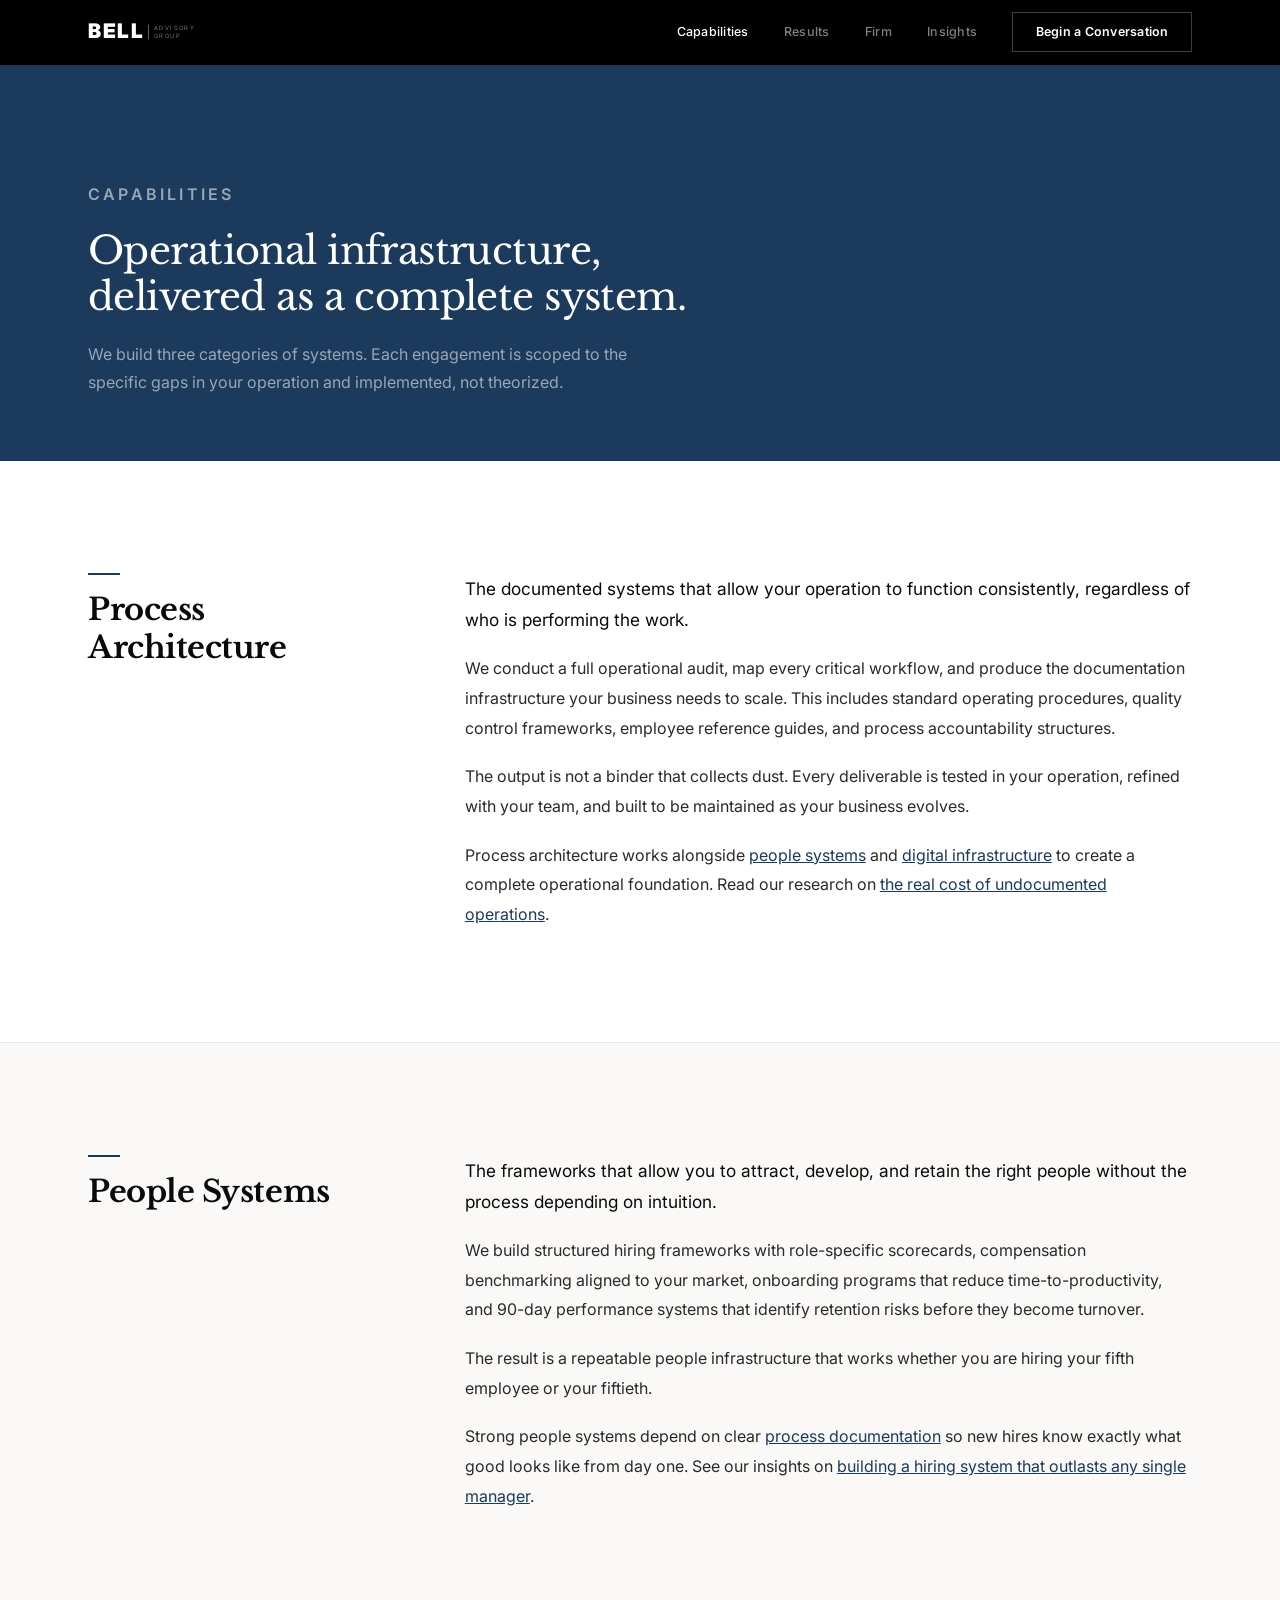
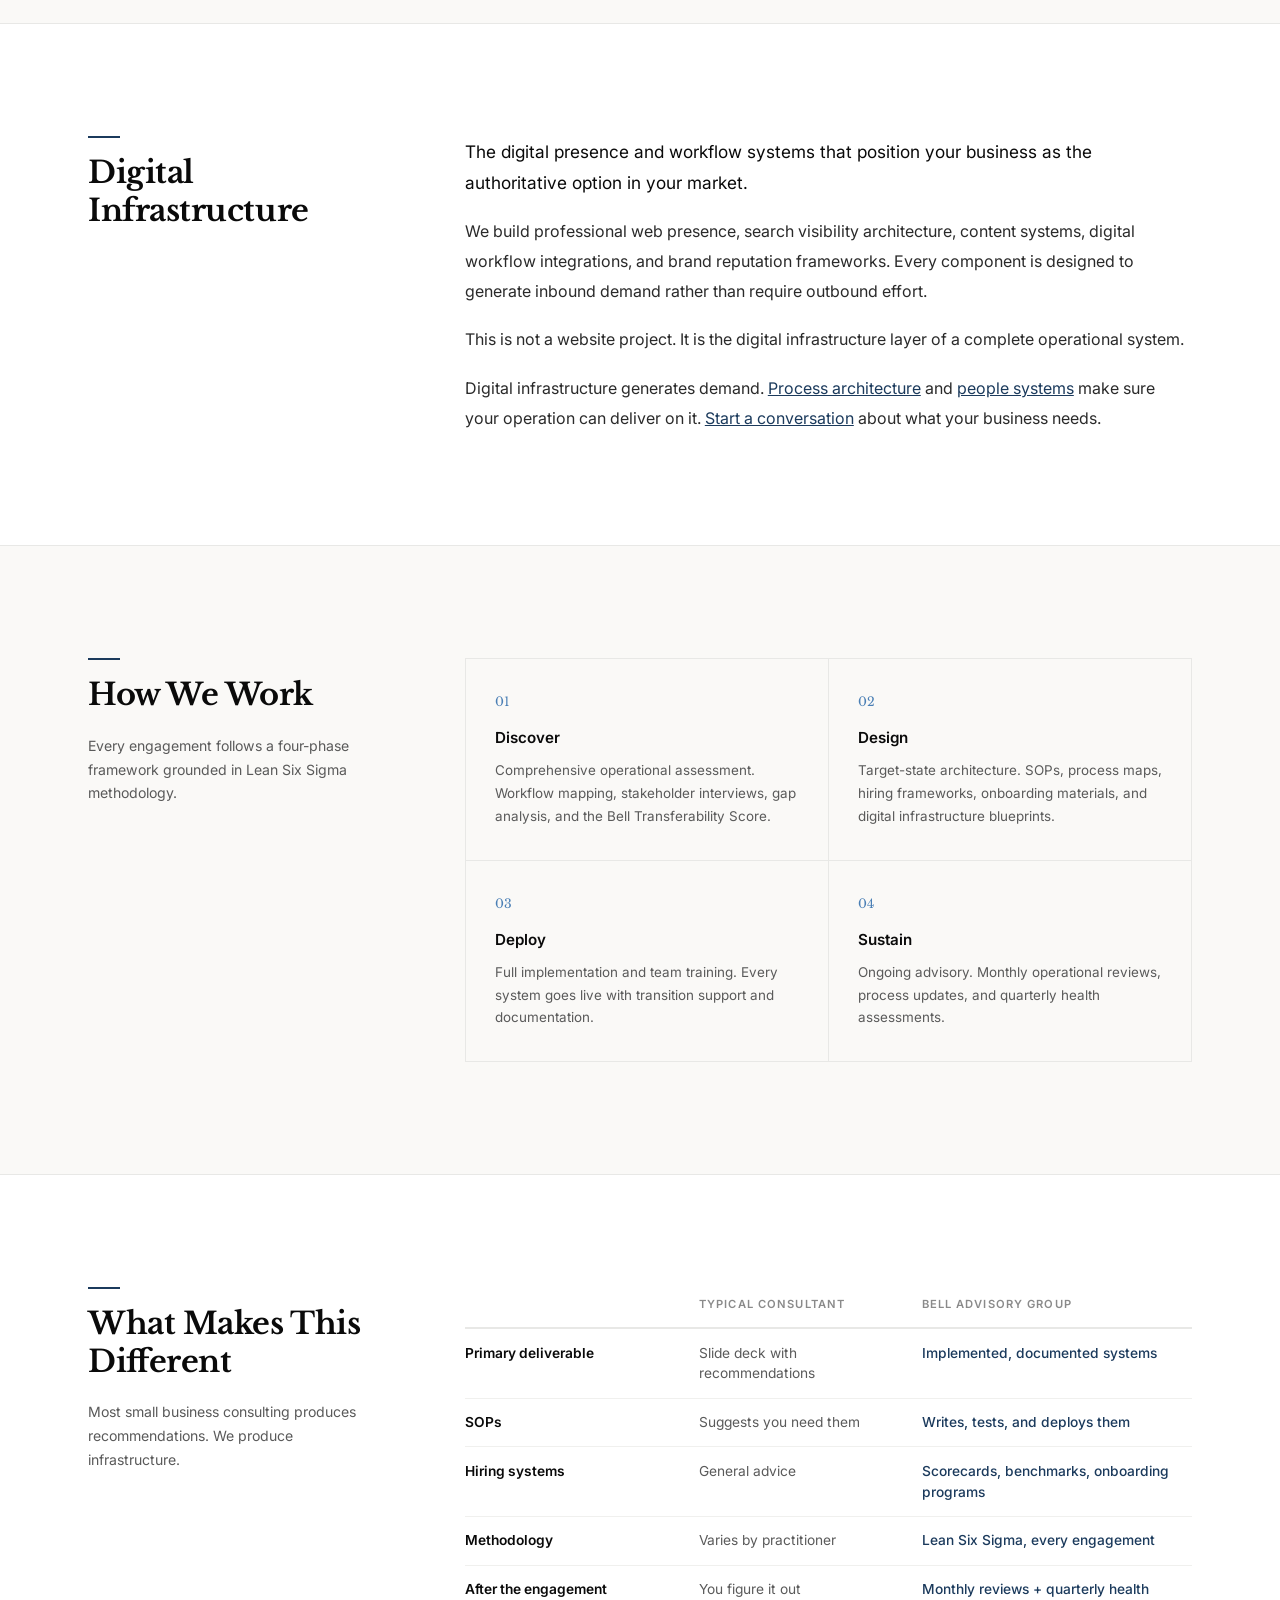
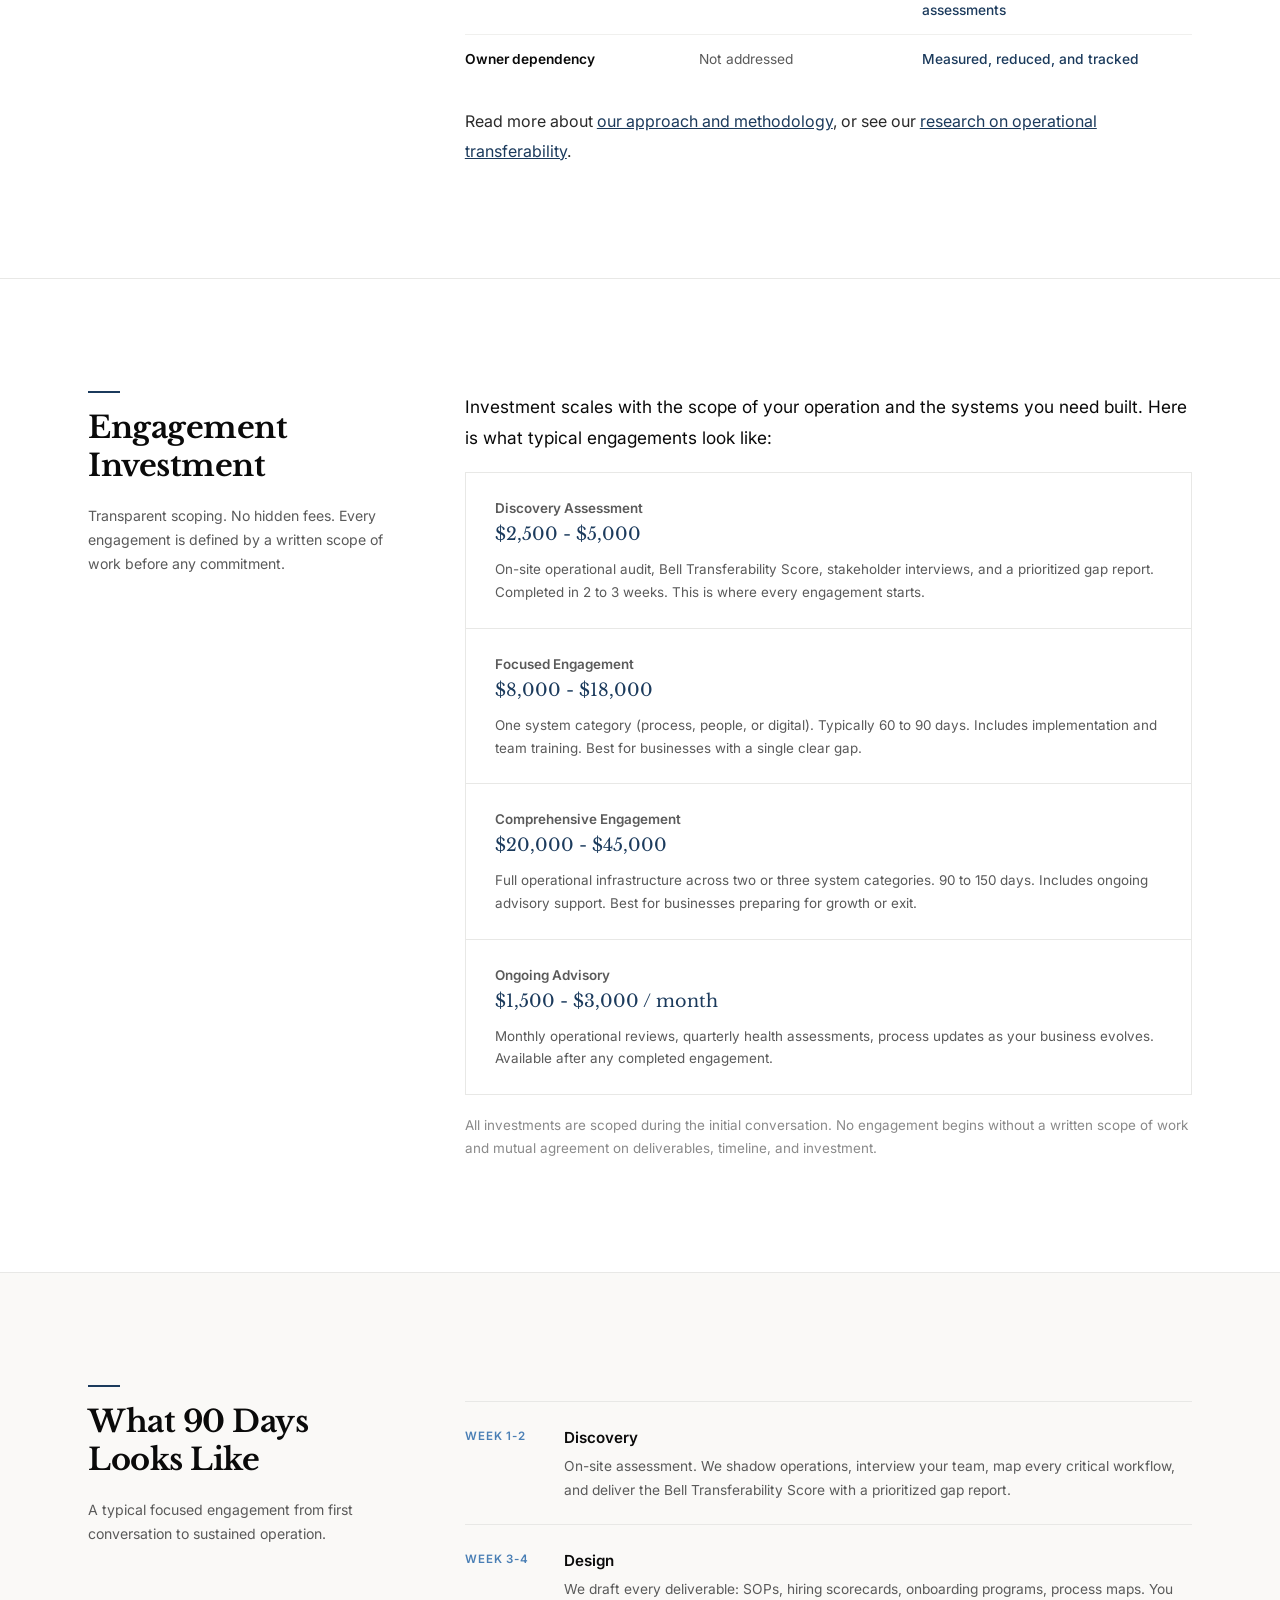
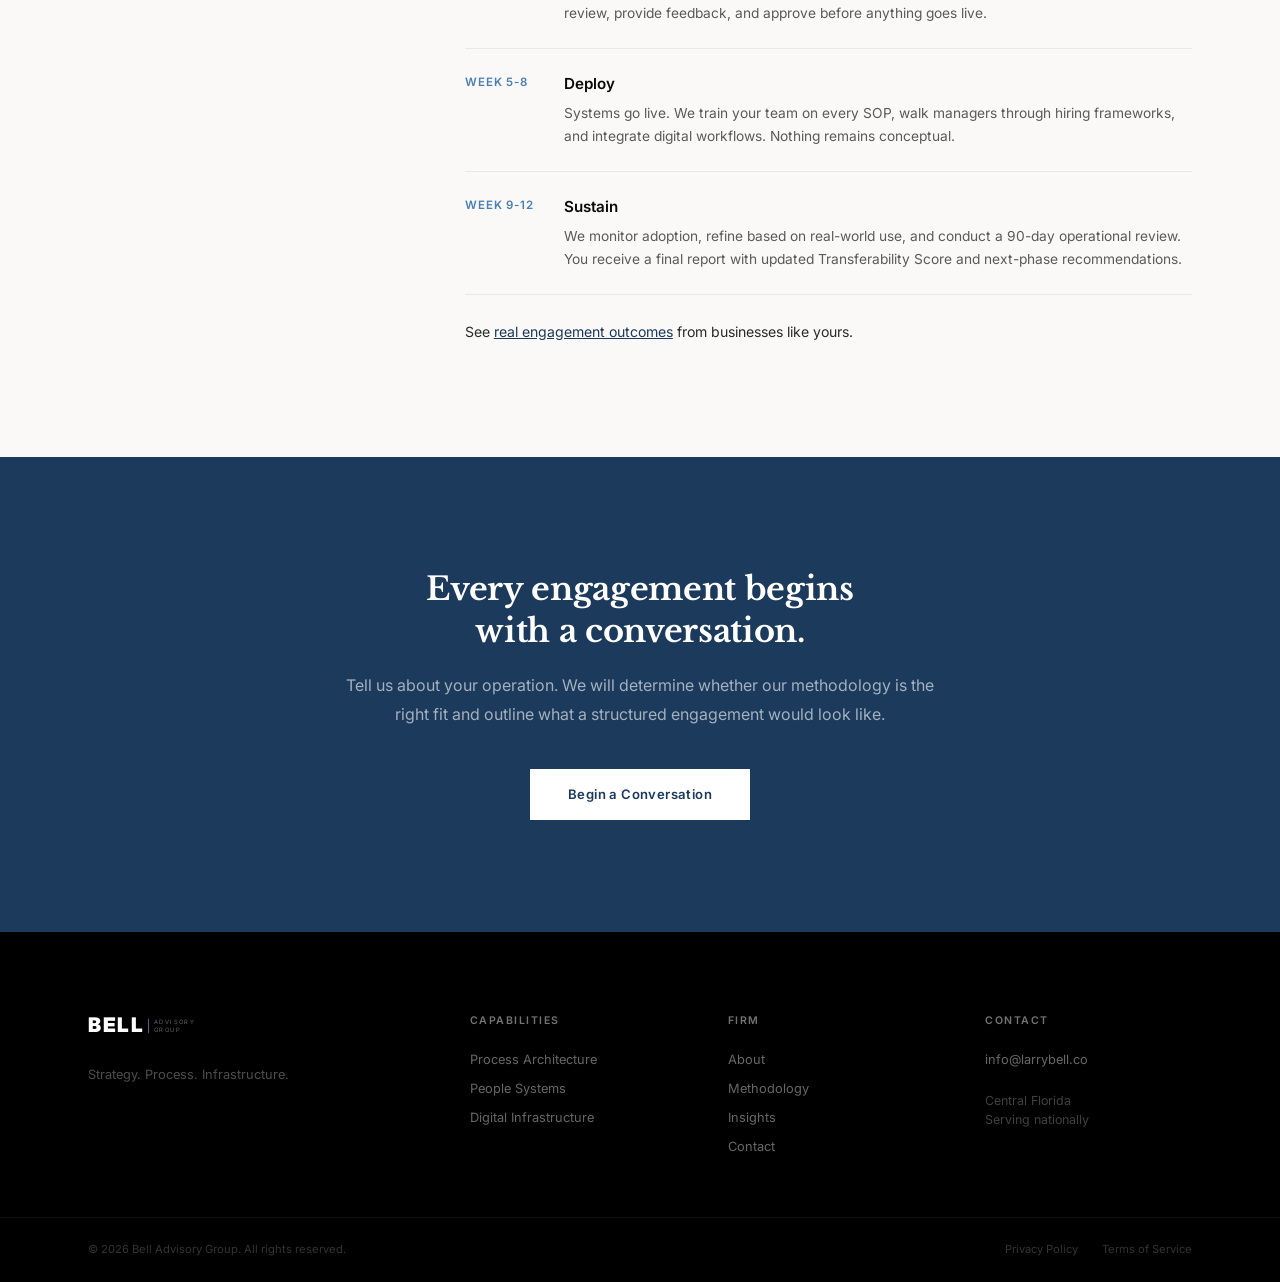
<file: capabilities.html>
<!DOCTYPE html>
<html lang="en">
<head>
  <meta charset="UTF-8">
  <meta name="viewport" content="width=device-width, initial-scale=1.0">
  <title>Capabilities | Bell Advisory Group</title>
  <meta name="description" content="SOP development, hiring systems, and digital infrastructure for service businesses. Bell Advisory Group delivers operational audits, workflow documentation, and process architecture that reduces owner dependency.">
  <link rel="preconnect" href="https://fonts.googleapis.com">
  <link rel="preconnect" href="https://fonts.gstatic.com" crossorigin>
  <link href="https://fonts.googleapis.com/css2?family=Libre+Baskerville:ital,wght@0,400;0,700;1,400&family=Inter:opsz,wght@14..32,300;14..32,400;14..32,500;14..32,600;14..32,700&display=swap" rel="stylesheet">
  <link rel="stylesheet" href="style.css">
  <meta property="og:title" content="Capabilities | Bell Advisory Group">
  <meta property="og:description" content="SOP development, hiring systems, and digital infrastructure for service businesses.">
  <meta property="og:type" content="website">
  <meta property="og:url" content="https://larrybell.co/capabilities.html">
  <meta property="og:image" content="https://larrybell.co/og-image.png">
  <meta property="og:image:width" content="1200">
  <meta property="og:image:height" content="630">
  <meta name="twitter:card" content="summary_large_image">
  <meta name="twitter:image" content="https://larrybell.co/og-image.png">
  <meta name="twitter:title" content="Capabilities | Bell Advisory Group">
  <meta name="twitter:description" content="SOP development, hiring systems, and digital infrastructure for service businesses.">
  <link rel="canonical" href="https://larrybell.co/capabilities.html">
  <link rel="icon" href="data:image/svg+xml,<svg xmlns='http://www.w3.org/2000/svg' viewBox='0 0 100 100'><rect width='100' height='100' rx='4' fill='%231B3A5C'/><text x='50' y='50' font-family='Inter,sans-serif' font-size='64' font-weight='900' fill='white' text-anchor='middle' dominant-baseline='central'>B</text></svg>">
  <script type="application/ld+json">
  {
    "@context": "https://schema.org",
    "@type": "Service",
    "provider": { "@type": "ProfessionalService", "name": "Bell Advisory Group", "url": "https://larrybell.co" },
    "serviceType": ["Process Architecture", "SOP Development", "Hiring Systems", "Digital Infrastructure"],
    "areaServed": "US",
    "description": "Operational audits, workflow documentation, hiring frameworks, and digital infrastructure for service businesses."
  }
  </script>
  <script type="application/ld+json">
  {
    "@context": "https://schema.org",
    "@type": "WebPage",
    "name": "Capabilities | Bell Advisory Group",
    "url": "https://larrybell.co/capabilities.html",
    "description": "SOP development, hiring systems, and digital infrastructure for service businesses.",
    "breadcrumb": {
      "@type": "BreadcrumbList",
      "itemListElement": [
        { "@type": "ListItem", "position": 1, "name": "Home", "item": "https://larrybell.co/" },
        { "@type": "ListItem", "position": 2, "name": "Capabilities", "item": "https://larrybell.co/capabilities.html" }
      ]
    }
  }
  </script>
</head>
<body>

  <nav class="nav">
    <div class="nav-inner">
      <a href="/" class="nav-logo" aria-label="Bell Advisory Group">
        <svg class="logo-mark" viewBox="0 0 240 50" xmlns="http://www.w3.org/2000/svg" aria-hidden="true">
          <text x="0" y="35" font-family="Inter,sans-serif" font-size="36" font-weight="900" fill="currentColor" letter-spacing="3">BELL</text>
          <line x1="108" y1="12" x2="108" y2="38" stroke="var(--accent-vis)" stroke-width="1.5"/>
          <text x="118" y="22" font-family="Inter,sans-serif" font-size="10.5" font-weight="300" fill="currentColor" letter-spacing="2.5" opacity="0.6">ADVISORY</text>
          <text x="118" y="36" font-family="Inter,sans-serif" font-size="10.5" font-weight="300" fill="currentColor" letter-spacing="2.5" opacity="0.6">GROUP</text>
        </svg>
      </a>
      <button class="nav-toggle" aria-label="Menu" aria-expanded="false">
        <span></span><span></span><span></span>
      </button>
      <div class="nav-links" id="navLinks">
        <a href="/capabilities.html">Capabilities</a>
        <a href="/results.html">Results</a>
        <a href="/about.html">Firm</a>
        <a href="/insights.html">Insights</a>
        <a href="/contact.html" class="nav-cta">Begin a Conversation</a>
      </div>
    </div>
  </nav>

  <main>

  <section class="page-hero">
    <div class="page-hero-inner">
      <p class="page-hero-kicker">Capabilities</p>
      <h1>Operational infrastructure, delivered as a complete system.</h1>
      <p>We build three categories of systems. Each engagement is scoped to the specific gaps in your operation and implemented, not theorized.</p>
    </div>
  </section>

  <section class="content-section" id="process">
    <div class="content-inner reveal">
      <div class="content-left">
        <h2>Process Architecture</h2>
      </div>
      <div class="content-right">
        <p class="lead">The documented systems that allow your operation to function consistently, regardless of who is performing the work.</p>
        <p>We conduct a full operational audit, map every critical workflow, and produce the documentation infrastructure your business needs to scale. This includes standard operating procedures, quality control frameworks, employee reference guides, and process accountability structures.</p>
        <p>The output is not a binder that collects dust. Every deliverable is tested in your operation, refined with your team, and built to be maintained as your business evolves.</p>
        <p>Process architecture works alongside <a href="#people" style="color:var(--accent);text-decoration:underline;">people systems</a> and <a href="#digital" style="color:var(--accent);text-decoration:underline;">digital infrastructure</a> to create a complete operational foundation. Read our research on <a href="/insights.html" style="color:var(--accent);text-decoration:underline;">the real cost of undocumented operations</a>.</p>
      </div>
    </div>
  </section>

  <section class="content-section section-shaded" id="people">
    <div class="content-inner reveal">
      <div class="content-left">
        <h2>People Systems</h2>
      </div>
      <div class="content-right">
        <p class="lead">The frameworks that allow you to attract, develop, and retain the right people without the process depending on intuition.</p>
        <p>We build structured hiring frameworks with role-specific scorecards, compensation benchmarking aligned to your market, onboarding programs that reduce time-to-productivity, and 90-day performance systems that identify retention risks before they become turnover.</p>
        <p>The result is a repeatable people infrastructure that works whether you are hiring your fifth employee or your fiftieth.</p>
        <p>Strong people systems depend on clear <a href="#process" style="color:var(--accent);text-decoration:underline;">process documentation</a> so new hires know exactly what good looks like from day one. See our insights on <a href="/insights.html" style="color:var(--accent);text-decoration:underline;">building a hiring system that outlasts any single manager</a>.</p>
      </div>
    </div>
  </section>

  <section class="content-section" id="digital">
    <div class="content-inner reveal">
      <div class="content-left">
        <h2>Digital Infrastructure</h2>
      </div>
      <div class="content-right">
        <p class="lead">The digital presence and workflow systems that position your business as the authoritative option in your market.</p>
        <p>We build professional web presence, search visibility architecture, content systems, digital workflow integrations, and brand reputation frameworks. Every component is designed to generate inbound demand rather than require outbound effort.</p>
        <p>This is not a website project. It is the digital infrastructure layer of a complete operational system.</p>
        <p>Digital infrastructure generates demand. <a href="#process" style="color:var(--accent);text-decoration:underline;">Process architecture</a> and <a href="#people" style="color:var(--accent);text-decoration:underline;">people systems</a> make sure your operation can deliver on it. <a href="/contact.html" style="color:var(--accent);text-decoration:underline;">Start a conversation</a> about what your business needs.</p>
      </div>
    </div>
  </section>

  <section class="content-section section-shaded">
    <div class="content-inner reveal">
      <div class="content-left">
        <h2>How We Work</h2>
        <p class="aside">Every engagement follows a four-phase framework grounded in Lean Six Sigma methodology.</p>
      </div>
      <div class="content-right">
        <div class="phase-grid">
          <div class="phase-card">
            <span class="phase-num">01</span>
            <h3>Discover</h3>
            <p>Comprehensive operational assessment. Workflow mapping, stakeholder interviews, gap analysis, and the Bell Transferability Score.</p>
          </div>
          <div class="phase-card">
            <span class="phase-num">02</span>
            <h3>Design</h3>
            <p>Target-state architecture. SOPs, process maps, hiring frameworks, onboarding materials, and digital infrastructure blueprints.</p>
          </div>
          <div class="phase-card">
            <span class="phase-num">03</span>
            <h3>Deploy</h3>
            <p>Full implementation and team training. Every system goes live with transition support and documentation.</p>
          </div>
          <div class="phase-card">
            <span class="phase-num">04</span>
            <h3>Sustain</h3>
            <p>Ongoing advisory. Monthly operational reviews, process updates, and quarterly health assessments.</p>
          </div>
        </div>
      </div>
    </div>
  </section>

  <section class="content-section" id="comparison">
    <div class="content-inner reveal">
      <div class="content-left">
        <h2>What Makes This Different</h2>
        <p class="aside">Most small business consulting produces recommendations. We produce infrastructure.</p>
      </div>
      <div class="content-right">
        <table class="comparison-table">
          <thead>
            <tr>
              <th></th>
              <th>Typical Consultant</th>
              <th>Bell Advisory Group</th>
            </tr>
          </thead>
          <tbody>
            <tr>
              <td>Primary deliverable</td>
              <td>Slide deck with recommendations</td>
              <td>Implemented, documented systems</td>
            </tr>
            <tr>
              <td>SOPs</td>
              <td>Suggests you need them</td>
              <td>Writes, tests, and deploys them</td>
            </tr>
            <tr>
              <td>Hiring systems</td>
              <td>General advice</td>
              <td>Scorecards, benchmarks, onboarding programs</td>
            </tr>
            <tr>
              <td>Methodology</td>
              <td>Varies by practitioner</td>
              <td>Lean Six Sigma, every engagement</td>
            </tr>
            <tr>
              <td>After the engagement</td>
              <td>You figure it out</td>
              <td>Monthly reviews + quarterly health assessments</td>
            </tr>
            <tr>
              <td>Owner dependency</td>
              <td>Not addressed</td>
              <td>Measured, reduced, and tracked</td>
            </tr>
          </tbody>
        </table>
        <p style="margin-top:1.5rem;">Read more about <a href="/about.html" style="color:var(--accent);text-decoration:underline;">our approach and methodology</a>, or see our <a href="/insights.html" style="color:var(--accent);text-decoration:underline;">research on operational transferability</a>.</p>
      </div>
    </div>
  </section>

  <!-- ENGAGEMENT INVESTMENT -->
  <section class="content-section" id="investment">
    <div class="content-inner reveal">
      <div class="content-left">
        <h2>Engagement Investment</h2>
        <p class="aside">Transparent scoping. No hidden fees. Every engagement is defined by a written scope of work before any commitment.</p>
      </div>
      <div class="content-right">
        <p class="lead">Investment scales with the scope of your operation and the systems you need built. Here is what typical engagements look like:</p>
        <div class="pricing-tiers">
          <div class="pricing-tier">
            <p class="pricing-tier-name">Discovery Assessment</p>
            <span class="pricing-tier-range">$2,500 - $5,000</span>
            <p>On-site operational audit, Bell Transferability Score, stakeholder interviews, and a prioritized gap report. Completed in 2 to 3 weeks. This is where every engagement starts.</p>
          </div>
          <div class="pricing-tier">
            <p class="pricing-tier-name">Focused Engagement</p>
            <span class="pricing-tier-range">$8,000 - $18,000</span>
            <p>One system category (process, people, or digital). Typically 60 to 90 days. Includes implementation and team training. Best for businesses with a single clear gap.</p>
          </div>
          <div class="pricing-tier">
            <p class="pricing-tier-name">Comprehensive Engagement</p>
            <span class="pricing-tier-range">$20,000 - $45,000</span>
            <p>Full operational infrastructure across two or three system categories. 90 to 150 days. Includes ongoing advisory support. Best for businesses preparing for growth or exit.</p>
          </div>
          <div class="pricing-tier">
            <p class="pricing-tier-name">Ongoing Advisory</p>
            <span class="pricing-tier-range">$1,500 - $3,000 / month</span>
            <p>Monthly operational reviews, quarterly health assessments, process updates as your business evolves. Available after any completed engagement.</p>
          </div>
        </div>
        <p style="margin-top:1.2rem;font-size:0.84rem;color:var(--text-lt);line-height:1.7;">All investments are scoped during the initial conversation. No engagement begins without a written scope of work and mutual agreement on deliverables, timeline, and investment.</p>
      </div>
    </div>
  </section>

  <!-- TYPICAL TIMELINE -->
  <section class="content-section section-shaded" id="timeline">
    <div class="content-inner reveal">
      <div class="content-left">
        <h2>What 90 Days Looks Like</h2>
        <p class="aside">A typical focused engagement from first conversation to sustained operation.</p>
      </div>
      <div class="content-right">
        <div class="timeline">
          <div class="timeline-phase">
            <span class="timeline-week">Week 1-2</span>
            <div>
              <h3>Discovery</h3>
              <p>On-site assessment. We shadow operations, interview your team, map every critical workflow, and deliver the Bell Transferability Score with a prioritized gap report.</p>
            </div>
          </div>
          <div class="timeline-phase">
            <span class="timeline-week">Week 3-4</span>
            <div>
              <h3>Design</h3>
              <p>We draft every deliverable: SOPs, hiring scorecards, onboarding programs, process maps. You review, provide feedback, and approve before anything goes live.</p>
            </div>
          </div>
          <div class="timeline-phase">
            <span class="timeline-week">Week 5-8</span>
            <div>
              <h3>Deploy</h3>
              <p>Systems go live. We train your team on every SOP, walk managers through hiring frameworks, and integrate digital workflows. Nothing remains conceptual.</p>
            </div>
          </div>
          <div class="timeline-phase">
            <span class="timeline-week">Week 9-12</span>
            <div>
              <h3>Sustain</h3>
              <p>We monitor adoption, refine based on real-world use, and conduct a 90-day operational review. You receive a final report with updated Transferability Score and next-phase recommendations.</p>
            </div>
          </div>
        </div>
        <p style="margin-top:1.5rem;font-size:0.88rem;">See <a href="/results.html" style="color:var(--accent);text-decoration:underline;">real engagement outcomes</a> from businesses like yours.</p>
      </div>
    </div>
  </section>

  <section class="cta-band">
    <div class="cta-band-inner">
      <h2>Every engagement begins with a conversation.</h2>
      <p>Tell us about your operation. We will determine whether our methodology is the right fit and outline what a structured engagement would look like.</p>
      <a href="/contact.html" class="cta-btn">Begin a Conversation</a>
    </div>
  </section>

  </main>

  <footer class="footer">
    <div class="footer-inner">
      <div class="footer-col footer-col-brand">
        <svg class="footer-logo-mark" viewBox="0 0 240 50" xmlns="http://www.w3.org/2000/svg" aria-hidden="true">
          <text x="0" y="35" font-family="Inter,sans-serif" font-size="36" font-weight="900" fill="white" letter-spacing="3">BELL</text>
          <line x1="108" y1="12" x2="108" y2="38" stroke="var(--accent-vis)" stroke-width="1.5"/>
          <text x="118" y="22" font-family="Inter,sans-serif" font-size="10.5" font-weight="300" fill="rgba(255,255,255,0.5)" letter-spacing="2.5">ADVISORY</text>
          <text x="118" y="36" font-family="Inter,sans-serif" font-size="10.5" font-weight="300" fill="rgba(255,255,255,0.5)" letter-spacing="2.5">GROUP</text>
        </svg>
        <p class="footer-desc">Strategy. Process. Infrastructure.</p>
      </div>
      <div class="footer-col">
        <p class="footer-col-heading">Capabilities</p>
        <a href="/capabilities.html#process">Process Architecture</a>
        <a href="/capabilities.html#people">People Systems</a>
        <a href="/capabilities.html#digital">Digital Infrastructure</a>
      </div>
      <div class="footer-col">
        <p class="footer-col-heading">Firm</p>
        <a href="/about.html">About</a>
        <a href="/capabilities.html">Methodology</a>
        <a href="/insights.html">Insights</a>
        <a href="/contact.html">Contact</a>
      </div>
      <div class="footer-col">
        <p class="footer-col-heading">Contact</p>
        <a href="mailto:info@larrybell.co">info@larrybell.co</a>
        <p class="footer-location">Central Florida<br>Serving nationally</p>
      </div>
    </div>
    <div class="footer-bottom">
      <div class="footer-bottom-inner">
        <p>&copy; 2026 Bell Advisory Group. All rights reserved.</p>
        <div class="footer-bottom-links">
          <a href="/privacy.html">Privacy Policy</a>
          <a href="/terms.html">Terms of Service</a>
        </div>
      </div>
    </div>
  </footer>

  <script src="main.js" defer></script>
</body>
</html>
</file>
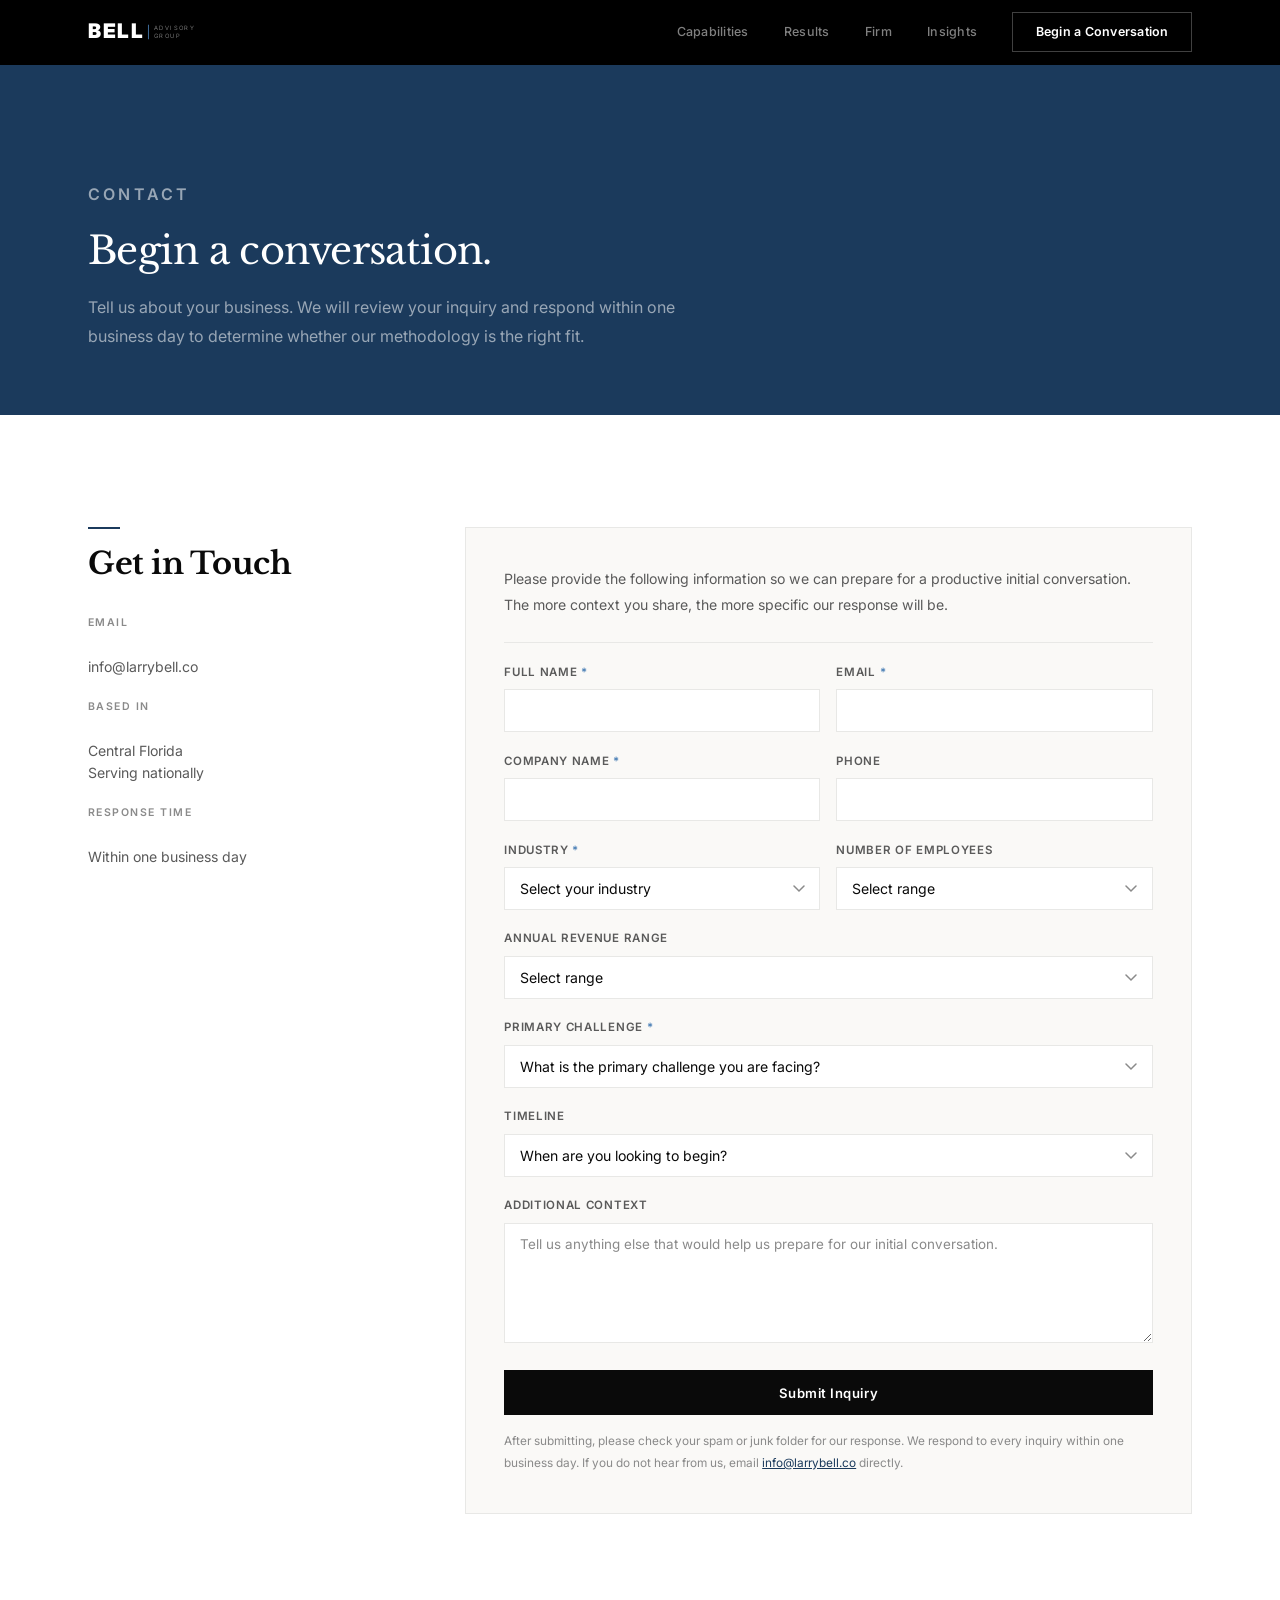
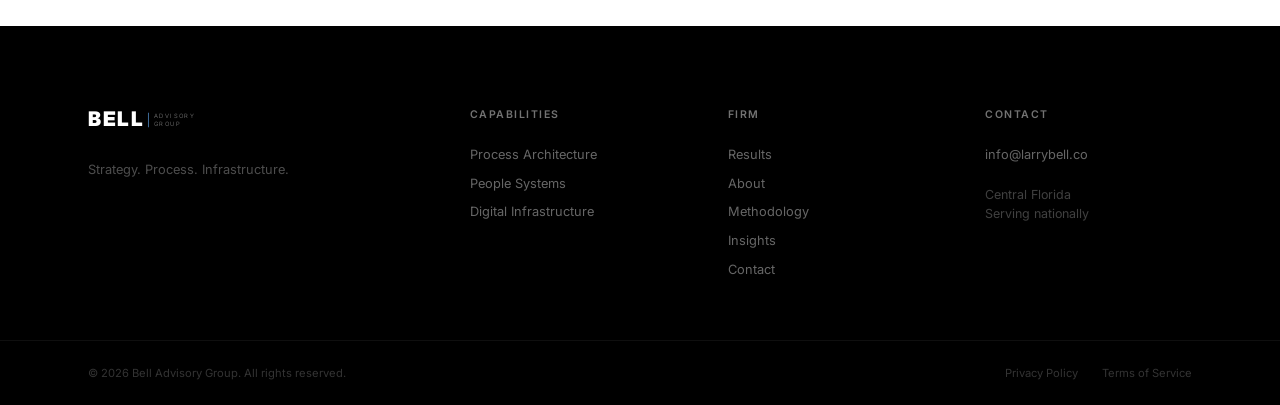
<file: contact.html>
<!DOCTYPE html>
<html lang="en">
<head>
  <meta charset="UTF-8">
  <meta name="viewport" content="width=device-width, initial-scale=1.0">
  <title>Contact | Bell Advisory Group</title>
  <meta name="description" content="Contact Bell Advisory Group for operations consulting, SOP development, and business process improvement. Tell us about your service business and we will respond within one business day.">
  <link rel="preconnect" href="https://fonts.googleapis.com">
  <link rel="preconnect" href="https://fonts.gstatic.com" crossorigin>
  <link href="https://fonts.googleapis.com/css2?family=Libre+Baskerville:ital,wght@0,400;0,700;1,400&family=Inter:opsz,wght@14..32,300;14..32,400;14..32,500;14..32,600;14..32,700&display=swap" rel="stylesheet">
  <link rel="stylesheet" href="style.css">
  <meta property="og:title" content="Contact | Bell Advisory Group">
  <meta property="og:description" content="Contact Bell Advisory Group for operations consulting and SOP development.">
  <meta property="og:type" content="website">
  <meta property="og:url" content="https://larrybell.co/contact.html">
  <meta property="og:image" content="https://larrybell.co/og-image.png">
  <meta property="og:image:width" content="1200">
  <meta property="og:image:height" content="630">
  <meta name="twitter:card" content="summary_large_image">
  <meta name="twitter:image" content="https://larrybell.co/og-image.png">
  <meta name="twitter:title" content="Contact | Bell Advisory Group">
  <meta name="twitter:description" content="Contact Bell Advisory Group for operations consulting and SOP development.">
  <link rel="canonical" href="https://larrybell.co/contact.html">
  <link rel="icon" href="data:image/svg+xml,<svg xmlns='http://www.w3.org/2000/svg' viewBox='0 0 100 100'><rect width='100' height='100' rx='4' fill='%231B3A5C'/><text x='50' y='50' font-family='Inter,sans-serif' font-size='64' font-weight='900' fill='white' text-anchor='middle' dominant-baseline='central'>B</text></svg>">
  <script type="application/ld+json">
  {
    "@context": "https://schema.org",
    "@type": "WebPage",
    "name": "Contact | Bell Advisory Group",
    "url": "https://larrybell.co/contact.html",
    "description": "Contact Bell Advisory Group for operations consulting, SOP development, and business process improvement.",
    "breadcrumb": {
      "@type": "BreadcrumbList",
      "itemListElement": [
        { "@type": "ListItem", "position": 1, "name": "Home", "item": "https://larrybell.co/" },
        { "@type": "ListItem", "position": 2, "name": "Contact", "item": "https://larrybell.co/contact.html" }
      ]
    }
  }
  </script>
</head>
<body>

  <nav class="nav">
    <div class="nav-inner">
      <a href="/" class="nav-logo" aria-label="Bell Advisory Group">
        <svg class="logo-mark" viewBox="0 0 240 50" xmlns="http://www.w3.org/2000/svg" aria-hidden="true">
          <text x="0" y="35" font-family="Inter,sans-serif" font-size="36" font-weight="900" fill="currentColor" letter-spacing="3">BELL</text>
          <line x1="108" y1="12" x2="108" y2="38" stroke="var(--accent-vis)" stroke-width="1.5"/>
          <text x="118" y="22" font-family="Inter,sans-serif" font-size="10.5" font-weight="300" fill="currentColor" letter-spacing="2.5" opacity="0.6">ADVISORY</text>
          <text x="118" y="36" font-family="Inter,sans-serif" font-size="10.5" font-weight="300" fill="currentColor" letter-spacing="2.5" opacity="0.6">GROUP</text>
        </svg>
      </a>
      <button class="nav-toggle" aria-label="Menu" aria-expanded="false">
        <span></span><span></span><span></span>
      </button>
      <div class="nav-links" id="navLinks">
        <a href="/capabilities.html">Capabilities</a>
        <a href="/results.html">Results</a>
        <a href="/about.html">Firm</a>
        <a href="/insights.html">Insights</a>
        <a href="/contact.html" class="nav-cta">Begin a Conversation</a>
      </div>
    </div>
  </nav>

  <main>

  <section class="page-hero">
    <div class="page-hero-inner">
      <p class="page-hero-kicker">Contact</p>
      <h1>Begin a conversation.</h1>
      <p>Tell us about your business. We will review your inquiry and respond within one business day to determine whether our methodology is the right fit.</p>
    </div>
  </section>

  <section class="content-section">
    <div class="content-inner reveal">
      <div class="content-left">
        <h2>Get in Touch</h2>
        <div class="contact-meta">
          <p><strong>Email</strong><br>info@larrybell.co</p>
          <p><strong>Based in</strong><br>Central Florida<br>Serving nationally</p>
          <p><strong>Response Time</strong><br>Within one business day</p>
        </div>
      </div>
      <div class="content-right">
        <form class="form" name="inquiry" method="POST" data-netlify="true" netlify-honeypot="bot-field" action="/thank-you.html">
          <input type="hidden" name="form-name" value="inquiry">
          <p class="ohnohoney"><label>Do not fill this out: <input name="bot-field"></label></p>

          <p class="form-intro">Please provide the following information so we can prepare for a productive initial conversation. The more context you share, the more specific our response will be.</p>

          <div class="form-row">
            <div class="form-field">
              <label for="name">Full Name <span class="required">*</span></label>
              <input type="text" id="name" name="name" required>
            </div>
            <div class="form-field">
              <label for="email">Email <span class="required">*</span></label>
              <input type="email" id="email" name="email" required>
            </div>
          </div>

          <div class="form-row">
            <div class="form-field">
              <label for="company">Company Name <span class="required">*</span></label>
              <input type="text" id="company" name="company" required>
            </div>
            <div class="form-field">
              <label for="phone">Phone</label>
              <input type="tel" id="phone" name="phone">
            </div>
          </div>

          <div class="form-row">
            <div class="form-field">
              <label for="industry">Industry <span class="required">*</span></label>
              <select id="industry" name="industry" required>
                <option value="" disabled selected>Select your industry</option>
                <option>Pool Service</option>
                <option>HVAC</option>
                <option>Pest Control</option>
                <option>Lawn Care / Landscaping</option>
                <option>Plumbing</option>
                <option>Electrical</option>
                <option>Cleaning</option>
                <option>Restoration</option>
                <option>Other Home Services</option>
                <option>Other (non-home services)</option>
              </select>
            </div>
            <div class="form-field">
              <label for="employees">Number of Employees</label>
              <select id="employees" name="employees">
                <option value="" disabled selected>Select range</option>
                <option>1 - 5</option>
                <option>6 - 15</option>
                <option>16 - 30</option>
                <option>31 - 50</option>
                <option>50+</option>
              </select>
            </div>
          </div>

          <div class="form-field">
            <label for="revenue">Annual Revenue Range</label>
            <select id="revenue" name="revenue">
              <option value="" disabled selected>Select range</option>
              <option>Under $500K</option>
              <option>$500K - $1M</option>
              <option>$1M - $3M</option>
              <option>$3M - $5M</option>
              <option>$5M+</option>
            </select>
          </div>

          <div class="form-field">
            <label for="challenge">Primary Challenge <span class="required">*</span></label>
            <select id="challenge" name="challenge" required>
              <option value="" disabled selected>What is the primary challenge you are facing?</option>
              <option>Operations depend too heavily on the owner</option>
              <option>No documented processes or SOPs</option>
              <option>Difficulty hiring and retaining employees</option>
              <option>Preparing the business for sale or transition</option>
              <option>Scaling without losing quality</option>
              <option>Digital presence and lead generation</option>
              <option>General operational improvement</option>
              <option>Other</option>
            </select>
          </div>

          <div class="form-field">
            <label for="timeline">Timeline</label>
            <select id="timeline" name="timeline">
              <option value="" disabled selected>When are you looking to begin?</option>
              <option>Immediately</option>
              <option>Within 30 days</option>
              <option>Within 90 days</option>
              <option>Exploring options</option>
            </select>
          </div>

          <div class="form-field">
            <label for="message">Additional Context</label>
            <textarea id="message" name="message" rows="5" placeholder="Tell us anything else that would help us prepare for our initial conversation."></textarea>
          </div>

          <button type="submit" class="form-submit">Submit Inquiry</button>

          <p class="form-notice">After submitting, please check your spam or junk folder for our response. We respond to every inquiry within one business day. If you do not hear from us, email <a href="mailto:info@larrybell.co">info@larrybell.co</a> directly.</p>
        </form>
      </div>
    </div>
  </section>

  </main>

  <footer class="footer">
    <div class="footer-inner">
      <div class="footer-col footer-col-brand">
        <svg class="footer-logo-mark" viewBox="0 0 240 50" xmlns="http://www.w3.org/2000/svg" aria-hidden="true">
          <text x="0" y="35" font-family="Inter,sans-serif" font-size="36" font-weight="900" fill="white" letter-spacing="3">BELL</text>
          <line x1="108" y1="12" x2="108" y2="38" stroke="var(--accent-vis)" stroke-width="1.5"/>
          <text x="118" y="22" font-family="Inter,sans-serif" font-size="10.5" font-weight="300" fill="rgba(255,255,255,0.5)" letter-spacing="2.5">ADVISORY</text>
          <text x="118" y="36" font-family="Inter,sans-serif" font-size="10.5" font-weight="300" fill="rgba(255,255,255,0.5)" letter-spacing="2.5">GROUP</text>
        </svg>
        <p class="footer-desc">Strategy. Process. Infrastructure.</p>
      </div>
      <div class="footer-col">
        <p class="footer-col-heading">Capabilities</p>
        <a href="/capabilities.html#process">Process Architecture</a>
        <a href="/capabilities.html#people">People Systems</a>
        <a href="/capabilities.html#digital">Digital Infrastructure</a>
      </div>
      <div class="footer-col">
        <p class="footer-col-heading">Firm</p>
        <a href="/results.html">Results</a>
        <a href="/about.html">About</a>
        <a href="/capabilities.html">Methodology</a>
        <a href="/insights.html">Insights</a>
        <a href="/contact.html">Contact</a>
      </div>
      <div class="footer-col">
        <p class="footer-col-heading">Contact</p>
        <a href="mailto:info@larrybell.co">info@larrybell.co</a>
        <p class="footer-location">Central Florida<br>Serving nationally</p>
      </div>
    </div>
    <div class="footer-bottom">
      <div class="footer-bottom-inner">
        <p>&copy; 2026 Bell Advisory Group. All rights reserved.</p>
        <div class="footer-bottom-links">
          <a href="/privacy.html">Privacy Policy</a>
          <a href="/terms.html">Terms of Service</a>
        </div>
      </div>
    </div>
  </footer>

  <script src="main.js" defer></script>
</body>
</html>
</file>
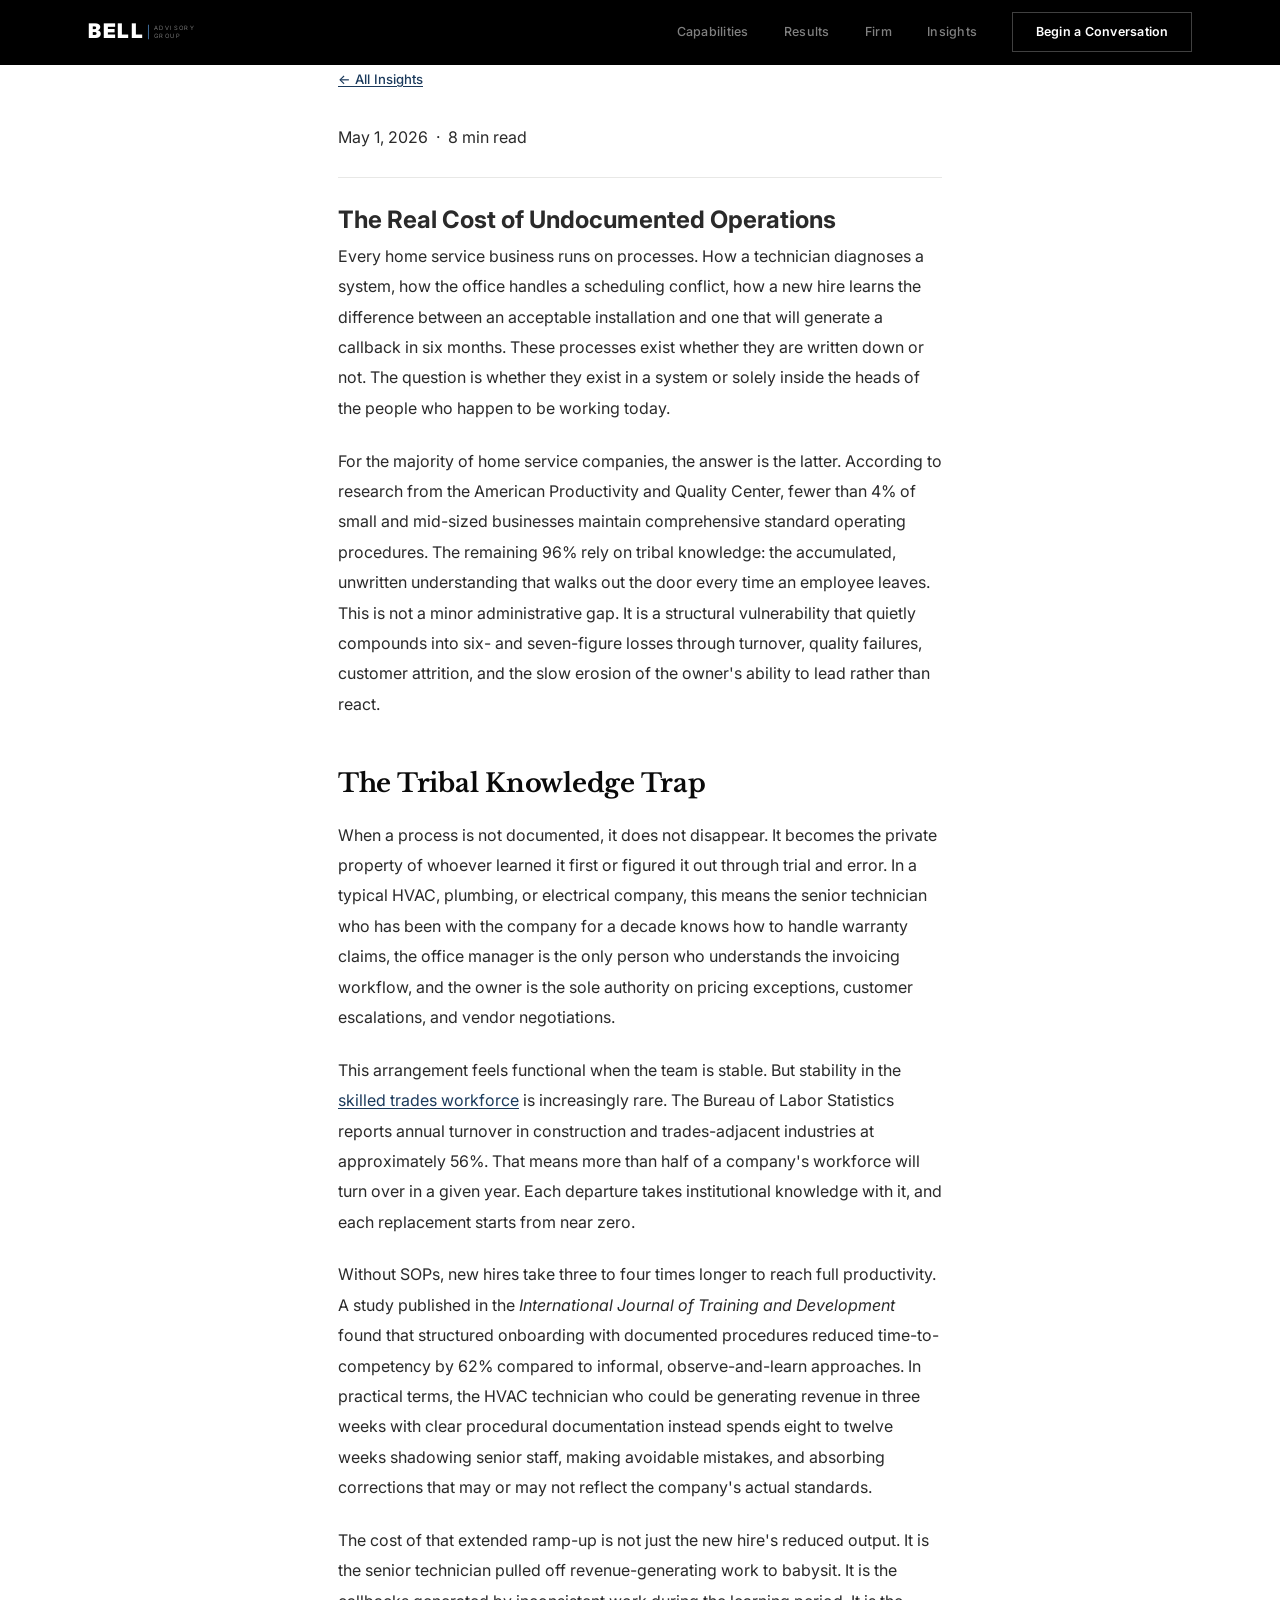
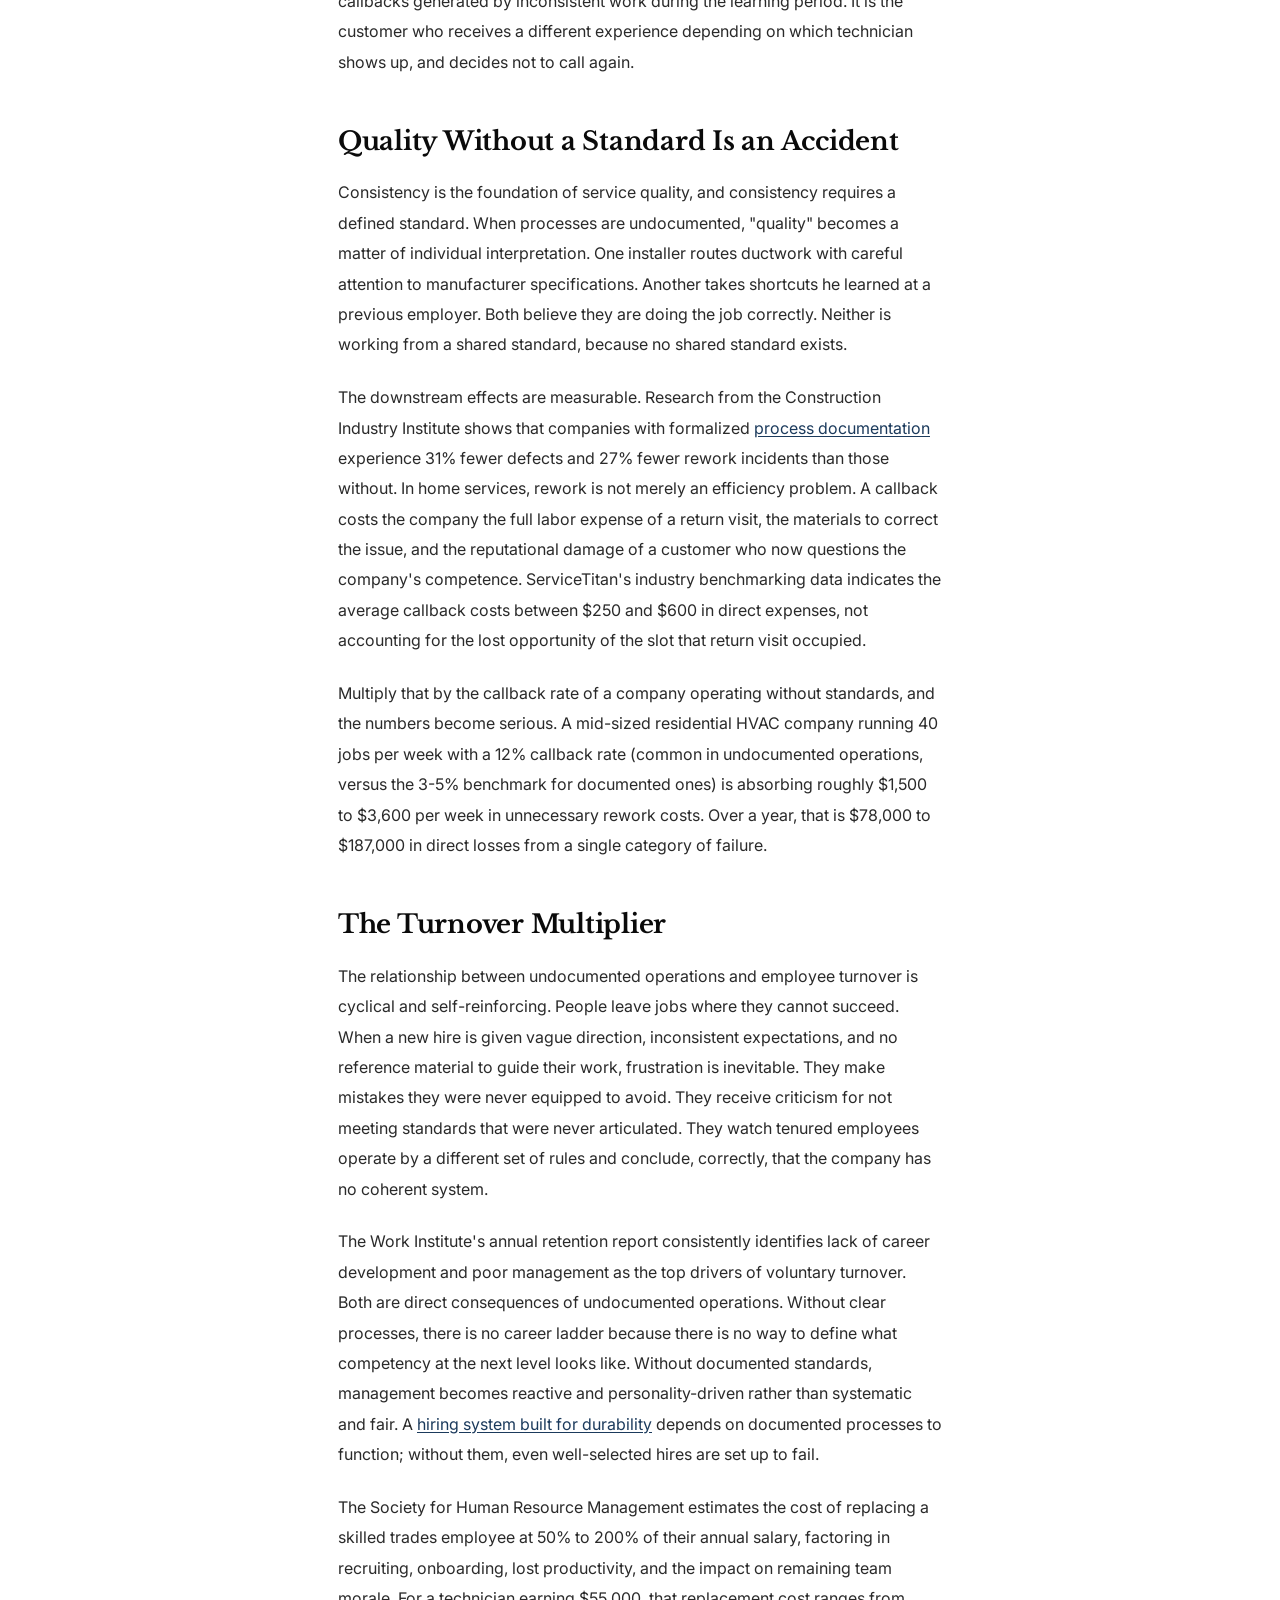
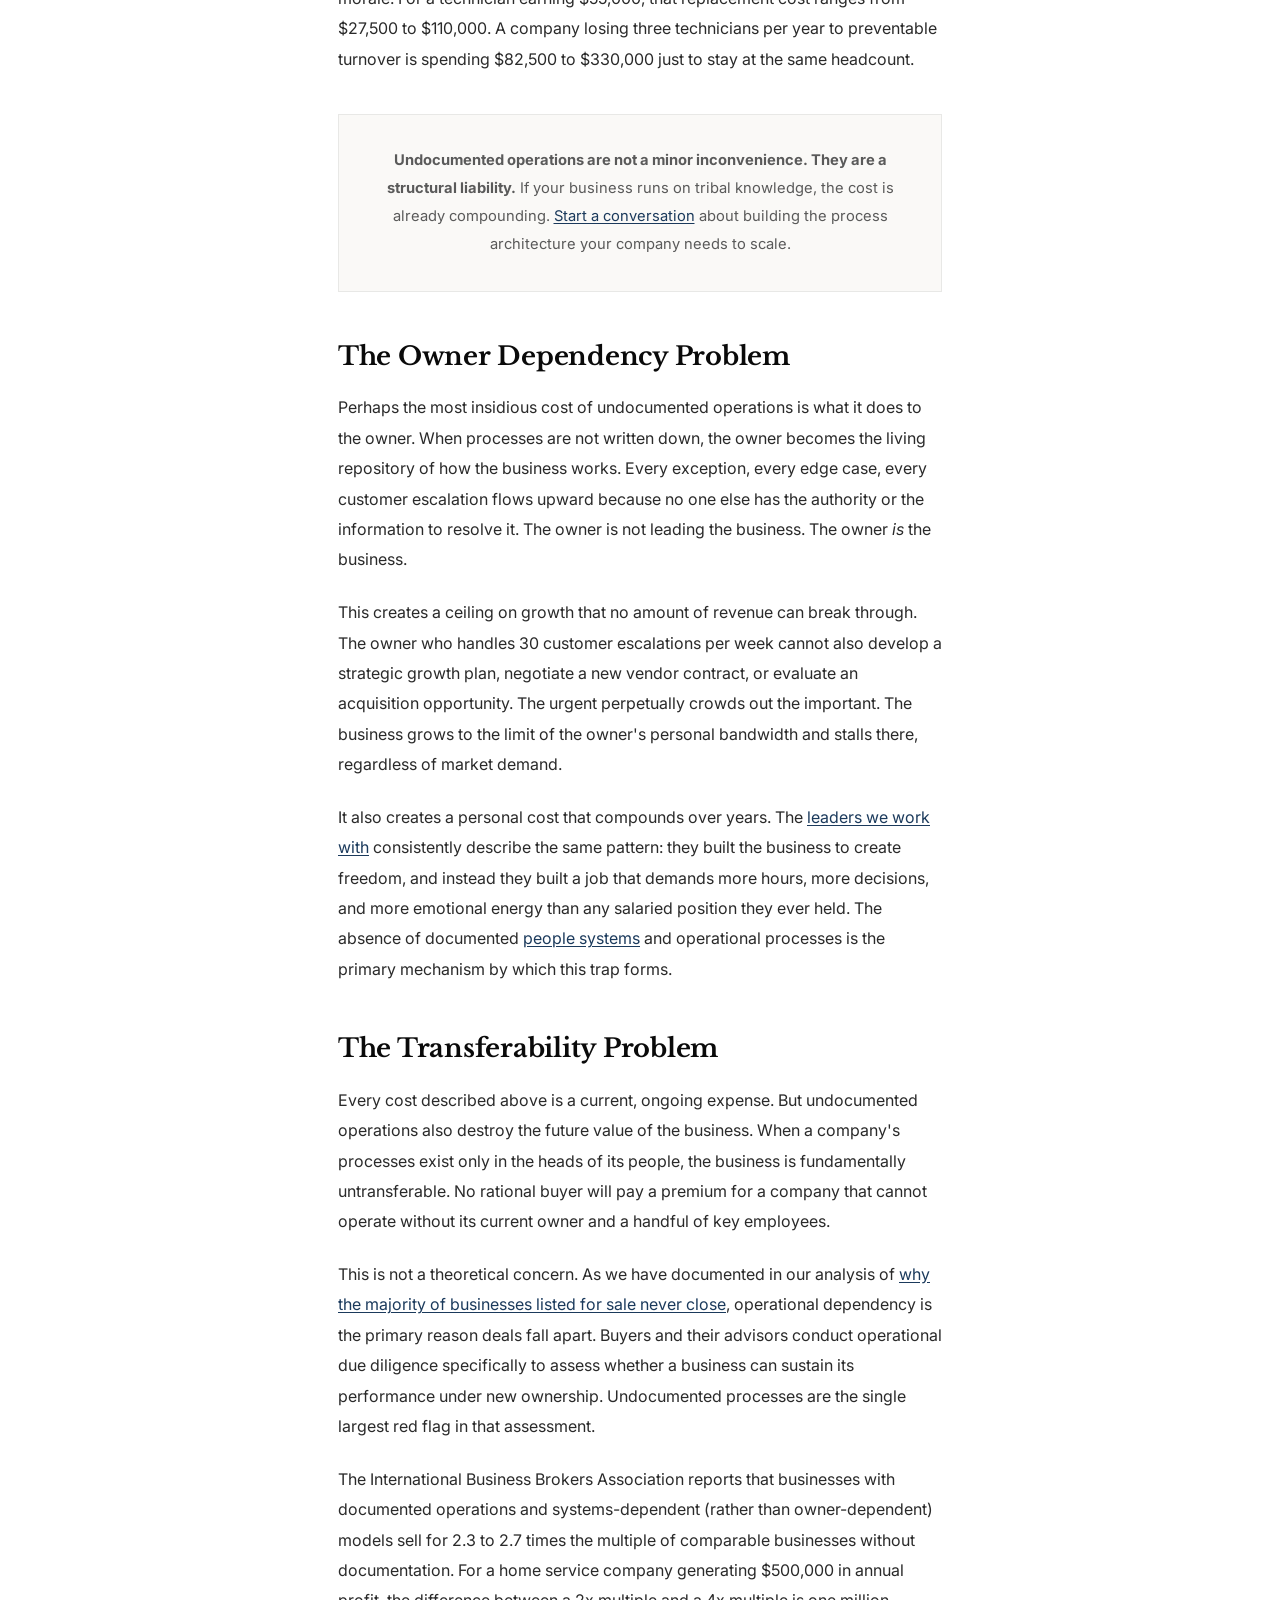
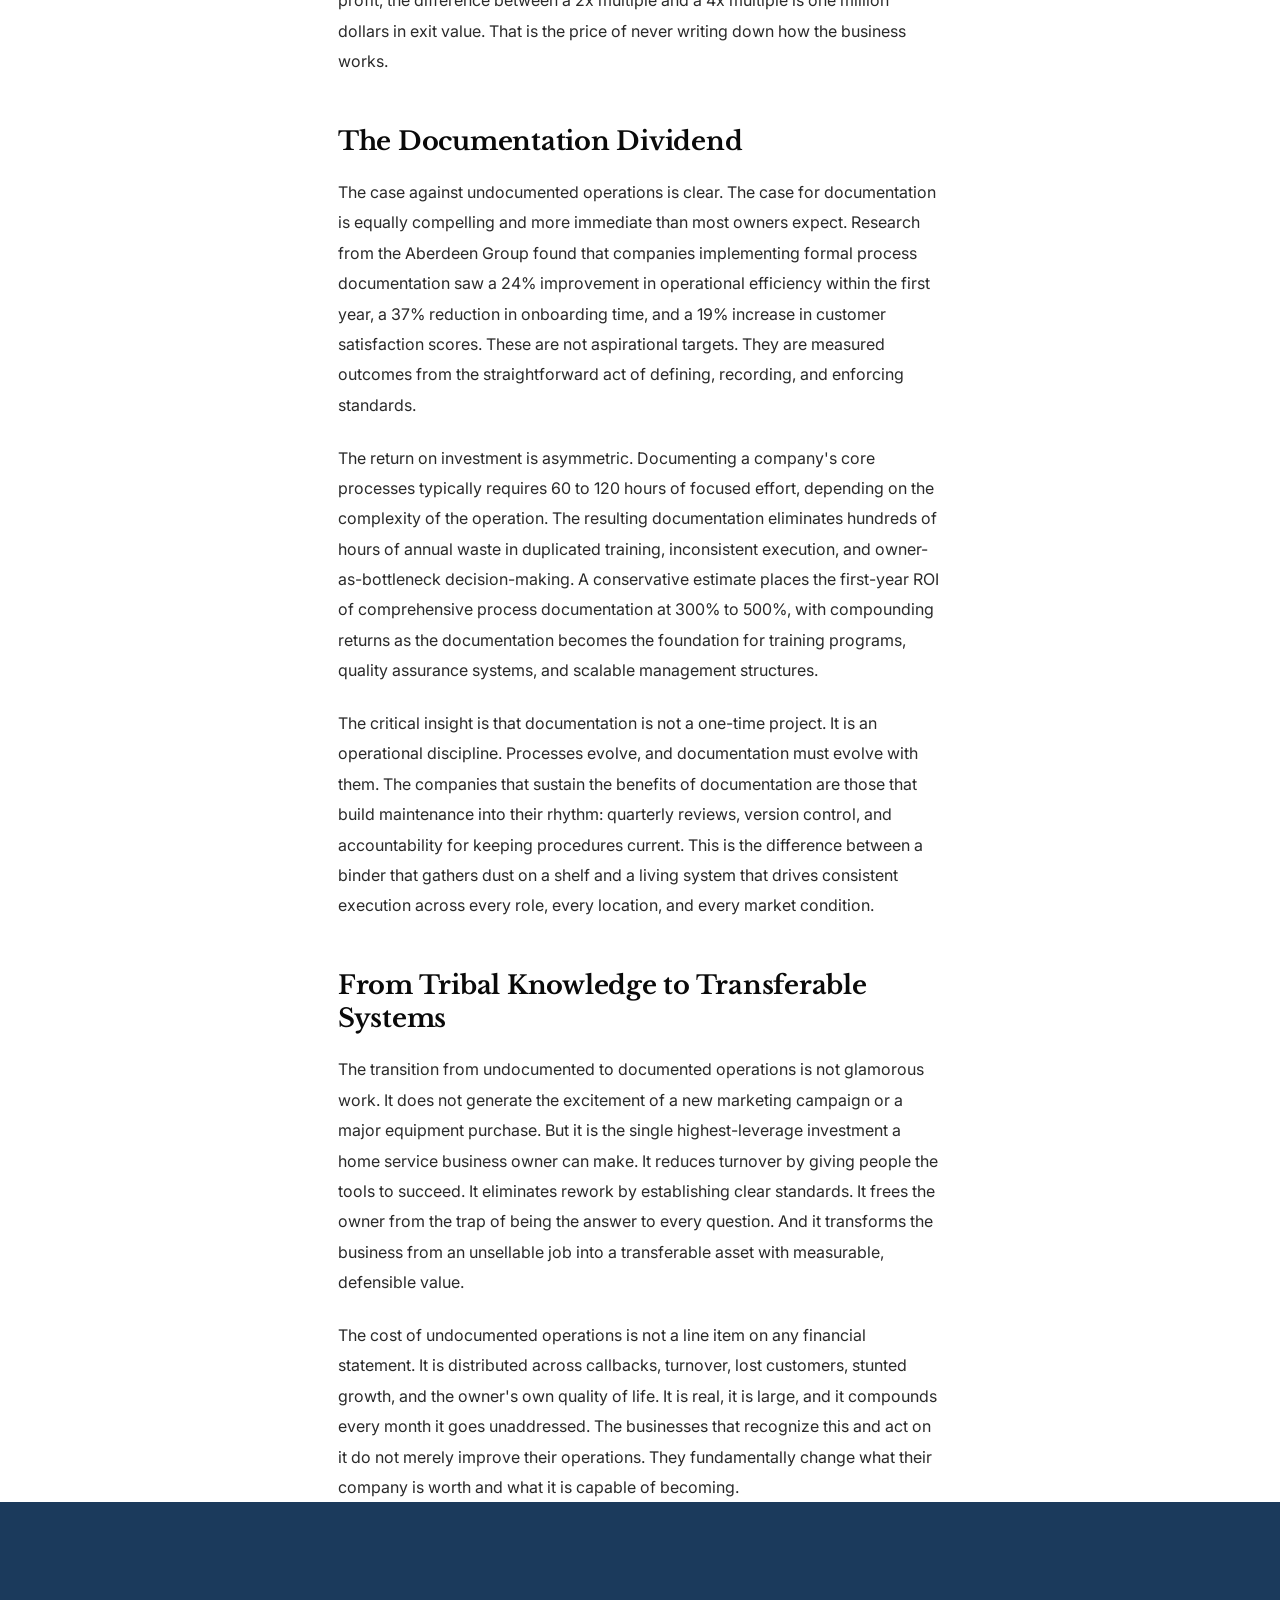
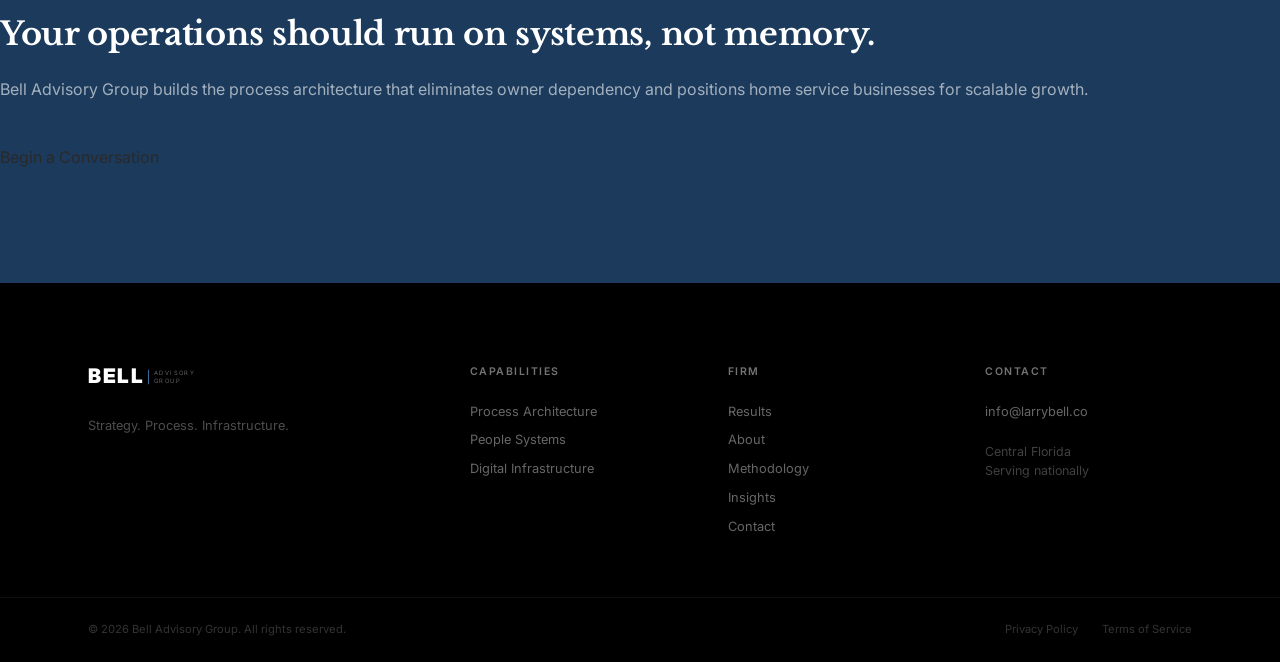
<file: cost-of-undocumented-operations.html>
<!DOCTYPE html>
<html lang="en">
<head>
  <meta charset="UTF-8">
  <meta name="viewport" content="width=device-width, initial-scale=1.0">
  <title>The Real Cost of Undocumented Operations | Bell Advisory Group</title>
  <meta name="description" content="Undocumented operations create cascading failures: inconsistent quality, slow onboarding, high turnover, and owner dependency. Learn the true cost of operating without SOPs.">
  <link rel="preconnect" href="https://fonts.googleapis.com">
  <link rel="preconnect" href="https://fonts.gstatic.com" crossorigin>
  <link href="https://fonts.googleapis.com/css2?family=Libre+Baskerville:ital,wght@0,400;0,700;1,400&family=Inter:opsz,wght@14..32,300;14..32,400;14..32,500;14..32,600;14..32,700&display=swap" rel="stylesheet">
  <link rel="stylesheet" href="style.css">
  <meta property="og:title" content="The Real Cost of Undocumented Operations | Bell Advisory Group">
  <meta property="og:description" content="Without SOPs, every process lives in someone's head. The cascading costs are far greater than most owners realize.">
  <meta property="og:type" content="article">
  <meta property="og:url" content="https://larrybell.co/cost-of-undocumented-operations.html">
  <meta property="og:image" content="https://larrybell.co/og-image.png">
  <meta property="og:image:width" content="1200">
  <meta property="og:image:height" content="630">
  <meta name="twitter:card" content="summary_large_image">
  <meta name="twitter:title" content="The Real Cost of Undocumented Operations | Bell Advisory Group">
  <meta name="twitter:description" content="Without SOPs, every process lives in someone's head. The cascading costs are far greater than most owners realize.">
  <meta name="twitter:image" content="https://larrybell.co/og-image.png">
  <link rel="canonical" href="https://larrybell.co/cost-of-undocumented-operations.html">
  <link rel="icon" href="data:image/svg+xml,<svg xmlns='http://www.w3.org/2000/svg' viewBox='0 0 100 100'><rect width='100' height='100' rx='4' fill='%231B3A5C'/><text x='50' y='50' font-family='Inter,sans-serif' font-size='64' font-weight='900' fill='white' text-anchor='middle' dominant-baseline='central'>B</text></svg>">
  <script type="application/ld+json">
  {
    "@context": "https://schema.org",
    "@type": "Article",
    "headline": "The Real Cost of Undocumented Operations",
    "description": "Undocumented operations create cascading failures: inconsistent quality, slow onboarding, high turnover, and owner dependency. An analysis of the hidden costs of operating without SOPs.",
    "author": {
      "@type": "Organization",
      "name": "Bell Advisory Group",
      "url": "https://larrybell.co"
    },
    "publisher": {
      "@type": "Organization",
      "name": "Bell Advisory Group",
      "url": "https://larrybell.co",
      "logo": {
        "@type": "ImageObject",
        "url": "https://larrybell.co/og-image.png"
      }
    },
    "datePublished": "2026-05-01",
    "dateModified": "2026-05-01",
    "mainEntityOfPage": {
      "@type": "WebPage",
      "@id": "https://larrybell.co/cost-of-undocumented-operations.html"
    },
    "image": "https://larrybell.co/og-image.png",
    "articleSection": "Operational Systems",
    "keywords": ["SOP documentation", "standard operating procedures", "operations management", "home service business", "employee onboarding", "owner dependency", "process documentation"]
  }
  </script>
  <script type="application/ld+json">
  {
    "@context": "https://schema.org",
    "@type": "WebPage",
    "name": "The Real Cost of Undocumented Operations | Bell Advisory Group",
    "url": "https://larrybell.co/cost-of-undocumented-operations.html",
    "description": "Undocumented operations create cascading failures: inconsistent quality, slow onboarding, high turnover, and owner dependency.",
    "breadcrumb": {
      "@type": "BreadcrumbList",
      "itemListElement": [
        { "@type": "ListItem", "position": 1, "name": "Home", "item": "https://larrybell.co/" },
        { "@type": "ListItem", "position": 2, "name": "Insights", "item": "https://larrybell.co/insights.html" },
        { "@type": "ListItem", "position": 3, "name": "The Real Cost of Undocumented Operations", "item": "https://larrybell.co/cost-of-undocumented-operations.html" }
      ]
    }
  }
  </script>
</head>
<body>

  <nav class="nav">
    <div class="nav-inner">
      <a href="/" class="nav-logo" aria-label="Bell Advisory Group">
        <svg class="logo-mark" viewBox="0 0 240 50" xmlns="http://www.w3.org/2000/svg" aria-hidden="true">
          <text x="0" y="35" font-family="Inter,sans-serif" font-size="36" font-weight="900" fill="currentColor" letter-spacing="3">BELL</text>
          <line x1="108" y1="12" x2="108" y2="38" stroke="var(--accent-vis)" stroke-width="1.5"/>
          <text x="118" y="22" font-family="Inter,sans-serif" font-size="10.5" font-weight="300" fill="currentColor" letter-spacing="2.5" opacity="0.6">ADVISORY</text>
          <text x="118" y="36" font-family="Inter,sans-serif" font-size="10.5" font-weight="300" fill="currentColor" letter-spacing="2.5" opacity="0.6">GROUP</text>
        </svg>
      </a>
      <button class="nav-toggle" aria-label="Menu" aria-expanded="false">
        <span></span><span></span><span></span>
      </button>
      <div class="nav-links" id="navLinks">
        <a href="/capabilities.html">Capabilities</a>
        <a href="/results.html">Results</a>
        <a href="/about.html">Firm</a>
        <a href="/insights.html">Insights</a>
        <a href="/contact.html" class="nav-cta">Begin a Conversation</a>
      </div>
    </div>
  </nav>

  <article class="article-body">
    <a href="/insights.html" class="article-back">&larr; All Insights</a>
    <p class="article-meta">May 1, 2026 &nbsp;&middot;&nbsp; 8 min read</p>
    <h1>The Real Cost of Undocumented Operations</h1>

    <p>Every home service business runs on processes. How a technician diagnoses a system, how the office handles a scheduling conflict, how a new hire learns the difference between an acceptable installation and one that will generate a callback in six months. These processes exist whether they are written down or not. The question is whether they exist in a system or solely inside the heads of the people who happen to be working today.</p>

    <p>For the majority of home service companies, the answer is the latter. According to research from the American Productivity and Quality Center, fewer than 4% of small and mid-sized businesses maintain comprehensive standard operating procedures. The remaining 96% rely on tribal knowledge: the accumulated, unwritten understanding that walks out the door every time an employee leaves. This is not a minor administrative gap. It is a structural vulnerability that quietly compounds into six- and seven-figure losses through turnover, quality failures, customer attrition, and the slow erosion of the owner's ability to lead rather than react.</p>

    <h2>The Tribal Knowledge Trap</h2>

    <p>When a process is not documented, it does not disappear. It becomes the private property of whoever learned it first or figured it out through trial and error. In a typical HVAC, plumbing, or electrical company, this means the senior technician who has been with the company for a decade knows how to handle warranty claims, the office manager is the only person who understands the invoicing workflow, and the owner is the sole authority on pricing exceptions, customer escalations, and vendor negotiations.</p>

    <p>This arrangement feels functional when the team is stable. But stability in the <a href="/skilled-trades-workforce-crisis.html">skilled trades workforce</a> is increasingly rare. The Bureau of Labor Statistics reports annual turnover in construction and trades-adjacent industries at approximately 56%. That means more than half of a company's workforce will turn over in a given year. Each departure takes institutional knowledge with it, and each replacement starts from near zero.</p>

    <p>Without SOPs, new hires take three to four times longer to reach full productivity. A study published in the <em>International Journal of Training and Development</em> found that structured onboarding with documented procedures reduced time-to-competency by 62% compared to informal, observe-and-learn approaches. In practical terms, the HVAC technician who could be generating revenue in three weeks with clear procedural documentation instead spends eight to twelve weeks shadowing senior staff, making avoidable mistakes, and absorbing corrections that may or may not reflect the company's actual standards.</p>

    <p>The cost of that extended ramp-up is not just the new hire's reduced output. It is the senior technician pulled off revenue-generating work to babysit. It is the callbacks generated by inconsistent work during the learning period. It is the customer who receives a different experience depending on which technician shows up, and decides not to call again.</p>

    <h2>Quality Without a Standard Is an Accident</h2>

    <p>Consistency is the foundation of service quality, and consistency requires a defined standard. When processes are undocumented, "quality" becomes a matter of individual interpretation. One installer routes ductwork with careful attention to manufacturer specifications. Another takes shortcuts he learned at a previous employer. Both believe they are doing the job correctly. Neither is working from a shared standard, because no shared standard exists.</p>

    <p>The downstream effects are measurable. Research from the Construction Industry Institute shows that companies with formalized <a href="/capabilities.html#process">process documentation</a> experience 31% fewer defects and 27% fewer rework incidents than those without. In home services, rework is not merely an efficiency problem. A callback costs the company the full labor expense of a return visit, the materials to correct the issue, and the reputational damage of a customer who now questions the company's competence. ServiceTitan's industry benchmarking data indicates the average callback costs between $250 and $600 in direct expenses, not accounting for the lost opportunity of the slot that return visit occupied.</p>

    <p>Multiply that by the callback rate of a company operating without standards, and the numbers become serious. A mid-sized residential HVAC company running 40 jobs per week with a 12% callback rate (common in undocumented operations, versus the 3-5% benchmark for documented ones) is absorbing roughly $1,500 to $3,600 per week in unnecessary rework costs. Over a year, that is $78,000 to $187,000 in direct losses from a single category of failure.</p>

    <h2>The Turnover Multiplier</h2>

    <p>The relationship between undocumented operations and employee turnover is cyclical and self-reinforcing. People leave jobs where they cannot succeed. When a new hire is given vague direction, inconsistent expectations, and no reference material to guide their work, frustration is inevitable. They make mistakes they were never equipped to avoid. They receive criticism for not meeting standards that were never articulated. They watch tenured employees operate by a different set of rules and conclude, correctly, that the company has no coherent system.</p>

    <p>The Work Institute's annual retention report consistently identifies lack of career development and poor management as the top drivers of voluntary turnover. Both are direct consequences of undocumented operations. Without clear processes, there is no career ladder because there is no way to define what competency at the next level looks like. Without documented standards, management becomes reactive and personality-driven rather than systematic and fair. A <a href="/hiring-system-that-outlasts-any-manager.html">hiring system built for durability</a> depends on documented processes to function; without them, even well-selected hires are set up to fail.</p>

    <p>The Society for Human Resource Management estimates the cost of replacing a skilled trades employee at 50% to 200% of their annual salary, factoring in recruiting, onboarding, lost productivity, and the impact on remaining team morale. For a technician earning $55,000, that replacement cost ranges from $27,500 to $110,000. A company losing three technicians per year to preventable turnover is spending $82,500 to $330,000 just to stay at the same headcount.</p>

    <div class="article-cta-inline">
      <p><strong>Undocumented operations are not a minor inconvenience. They are a structural liability.</strong> If your business runs on tribal knowledge, the cost is already compounding. <a href="/contact.html">Start a conversation</a> about building the process architecture your company needs to scale.</p>
    </div>

    <h2>The Owner Dependency Problem</h2>

    <p>Perhaps the most insidious cost of undocumented operations is what it does to the owner. When processes are not written down, the owner becomes the living repository of how the business works. Every exception, every edge case, every customer escalation flows upward because no one else has the authority or the information to resolve it. The owner is not leading the business. The owner <em>is</em> the business.</p>

    <p>This creates a ceiling on growth that no amount of revenue can break through. The owner who handles 30 customer escalations per week cannot also develop a strategic growth plan, negotiate a new vendor contract, or evaluate an acquisition opportunity. The urgent perpetually crowds out the important. The business grows to the limit of the owner's personal bandwidth and stalls there, regardless of market demand.</p>

    <p>It also creates a personal cost that compounds over years. The <a href="/about.html">leaders we work with</a> consistently describe the same pattern: they built the business to create freedom, and instead they built a job that demands more hours, more decisions, and more emotional energy than any salaried position they ever held. The absence of documented <a href="/capabilities.html#people">people systems</a> and operational processes is the primary mechanism by which this trap forms.</p>

    <h2>The Transferability Problem</h2>

    <p>Every cost described above is a current, ongoing expense. But undocumented operations also destroy the future value of the business. When a company's processes exist only in the heads of its people, the business is fundamentally untransferable. No rational buyer will pay a premium for a company that cannot operate without its current owner and a handful of key employees.</p>

    <p>This is not a theoretical concern. As we have documented in our analysis of <a href="/why-businesses-fail-to-sell.html">why the majority of businesses listed for sale never close</a>, operational dependency is the primary reason deals fall apart. Buyers and their advisors conduct operational due diligence specifically to assess whether a business can sustain its performance under new ownership. Undocumented processes are the single largest red flag in that assessment.</p>

    <p>The International Business Brokers Association reports that businesses with documented operations and systems-dependent (rather than owner-dependent) models sell for 2.3 to 2.7 times the multiple of comparable businesses without documentation. For a home service company generating $500,000 in annual profit, the difference between a 2x multiple and a 4x multiple is one million dollars in exit value. That is the price of never writing down how the business works.</p>

    <h2>The Documentation Dividend</h2>

    <p>The case against undocumented operations is clear. The case for documentation is equally compelling and more immediate than most owners expect. Research from the Aberdeen Group found that companies implementing formal process documentation saw a 24% improvement in operational efficiency within the first year, a 37% reduction in onboarding time, and a 19% increase in customer satisfaction scores. These are not aspirational targets. They are measured outcomes from the straightforward act of defining, recording, and enforcing standards.</p>

    <p>The return on investment is asymmetric. Documenting a company's core processes typically requires 60 to 120 hours of focused effort, depending on the complexity of the operation. The resulting documentation eliminates hundreds of hours of annual waste in duplicated training, inconsistent execution, and owner-as-bottleneck decision-making. A conservative estimate places the first-year ROI of comprehensive process documentation at 300% to 500%, with compounding returns as the documentation becomes the foundation for training programs, quality assurance systems, and scalable management structures.</p>

    <p>The critical insight is that documentation is not a one-time project. It is an operational discipline. Processes evolve, and documentation must evolve with them. The companies that sustain the benefits of documentation are those that build maintenance into their rhythm: quarterly reviews, version control, and accountability for keeping procedures current. This is the difference between a binder that gathers dust on a shelf and a living system that drives consistent execution across every role, every location, and every market condition.</p>

    <h2>From Tribal Knowledge to Transferable Systems</h2>

    <p>The transition from undocumented to documented operations is not glamorous work. It does not generate the excitement of a new marketing campaign or a major equipment purchase. But it is the single highest-leverage investment a home service business owner can make. It reduces turnover by giving people the tools to succeed. It eliminates rework by establishing clear standards. It frees the owner from the trap of being the answer to every question. And it transforms the business from an unsellable job into a transferable asset with measurable, defensible value.</p>

    <p>The cost of undocumented operations is not a line item on any financial statement. It is distributed across callbacks, turnover, lost customers, stunted growth, and the owner's own quality of life. It is real, it is large, and it compounds every month it goes unaddressed. The businesses that recognize this and act on it do not merely improve their operations. They fundamentally change what their company is worth and what it is capable of becoming.</p>
  </article>

  <section class="cta-band">
    <h2>Your operations should run on systems, not memory.</h2>
    <p>Bell Advisory Group builds the process architecture that eliminates owner dependency and positions home service businesses for scalable growth.</p>
    <a href="/contact.html" class="btn">Begin a Conversation</a>
  </section>

  <footer class="footer">
    <div class="footer-inner">
      <div class="footer-col footer-col-brand">
        <svg class="footer-logo-mark" viewBox="0 0 240 50" xmlns="http://www.w3.org/2000/svg" aria-hidden="true">
          <text x="0" y="35" font-family="Inter,sans-serif" font-size="36" font-weight="900" fill="white" letter-spacing="3">BELL</text>
          <line x1="108" y1="12" x2="108" y2="38" stroke="var(--accent-vis)" stroke-width="1.5"/>
          <text x="118" y="22" font-family="Inter,sans-serif" font-size="10.5" font-weight="300" fill="rgba(255,255,255,0.5)" letter-spacing="2.5">ADVISORY</text>
          <text x="118" y="36" font-family="Inter,sans-serif" font-size="10.5" font-weight="300" fill="rgba(255,255,255,0.5)" letter-spacing="2.5">GROUP</text>
        </svg>
        <p class="footer-desc">Strategy. Process. Infrastructure.</p>
      </div>
      <div class="footer-col">
        <p class="footer-col-heading">Capabilities</p>
        <a href="/capabilities.html#process">Process Architecture</a>
        <a href="/capabilities.html#people">People Systems</a>
        <a href="/capabilities.html#digital">Digital Infrastructure</a>
      </div>
      <div class="footer-col">
        <p class="footer-col-heading">Firm</p>
        <a href="/results.html">Results</a>
        <a href="/about.html">About</a>
        <a href="/capabilities.html">Methodology</a>
        <a href="/insights.html">Insights</a>
        <a href="/contact.html">Contact</a>
      </div>
      <div class="footer-col">
        <p class="footer-col-heading">Contact</p>
        <a href="mailto:info@larrybell.co">info@larrybell.co</a>
        <p class="footer-location">Central Florida<br>Serving nationally</p>
      </div>
    </div>
    <div class="footer-bottom">
      <div class="footer-bottom-inner">
        <p>&copy; 2026 Bell Advisory Group. All rights reserved.</p>
        <div class="footer-bottom-links">
          <a href="/privacy.html">Privacy Policy</a>
          <a href="/terms.html">Terms of Service</a>
        </div>
      </div>
    </div>
  </footer>
  <script src="main.js" defer></script>

</body>
</html>
</file>
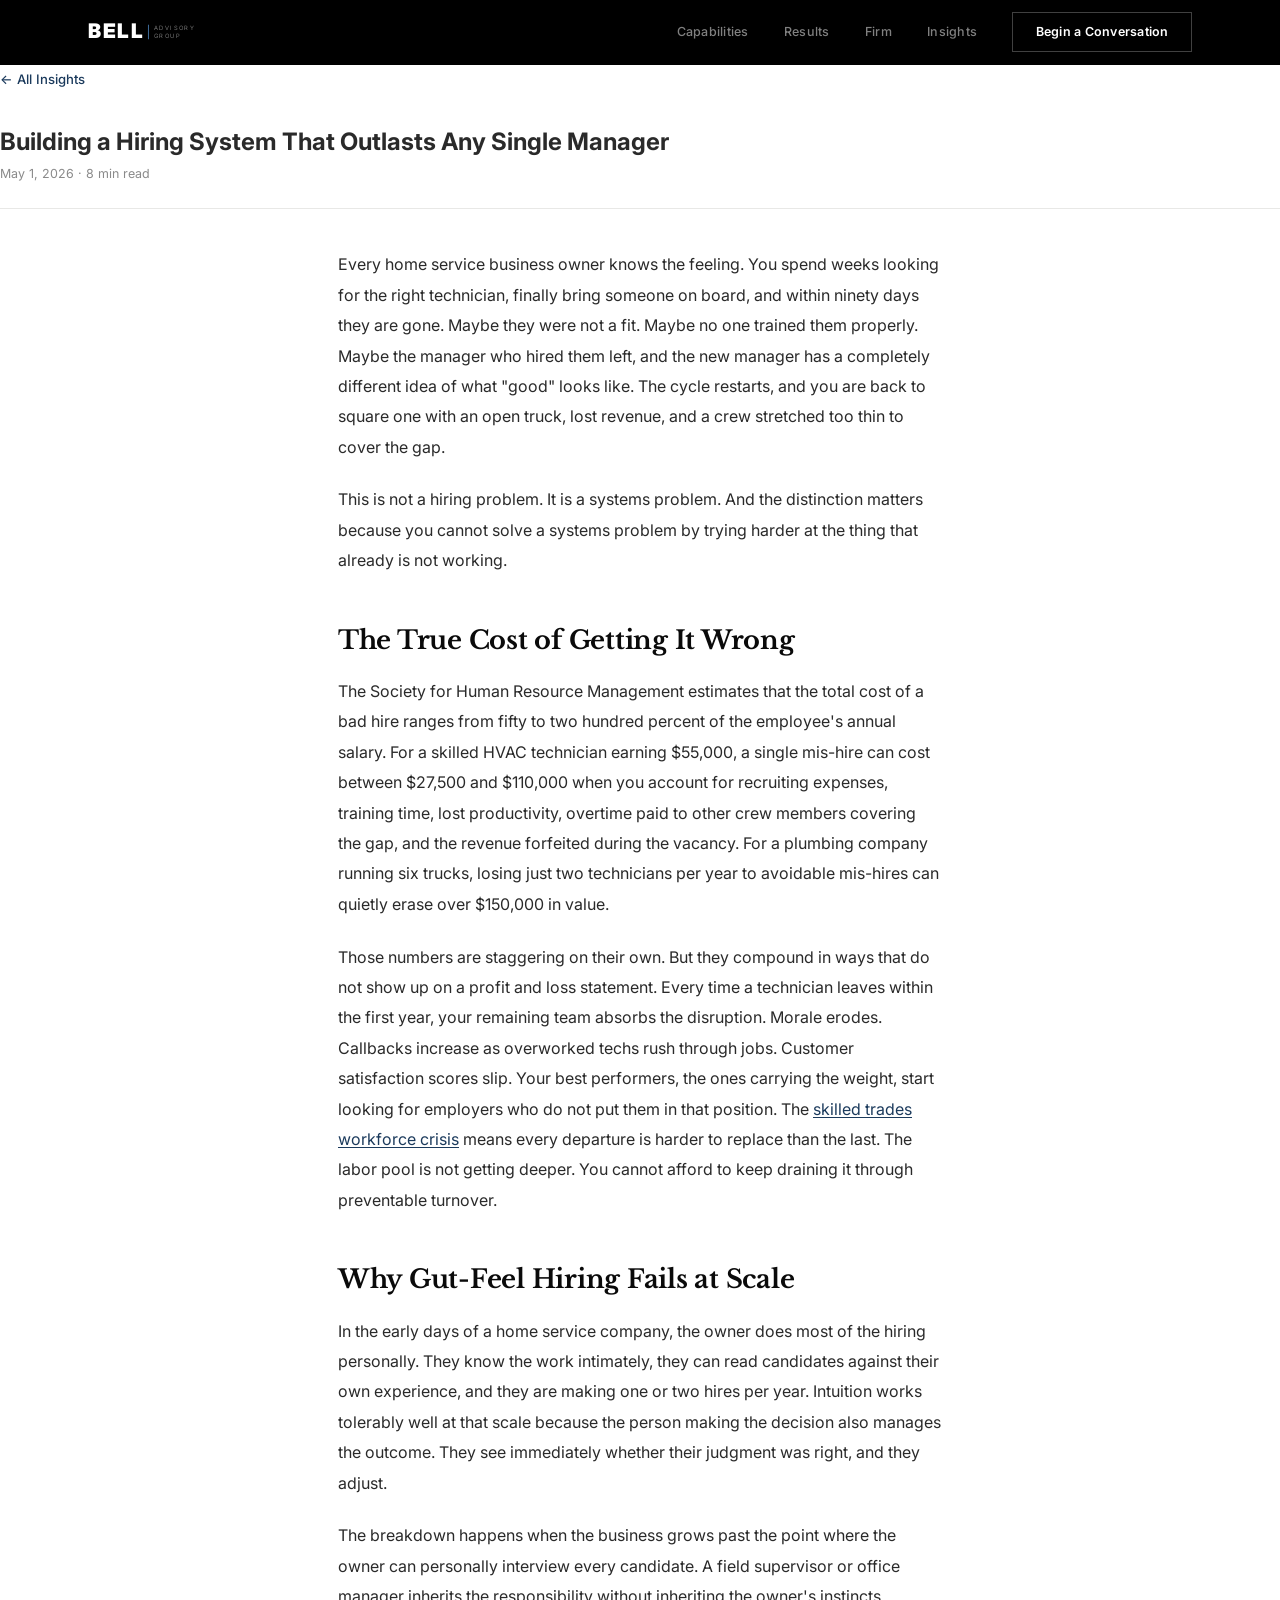
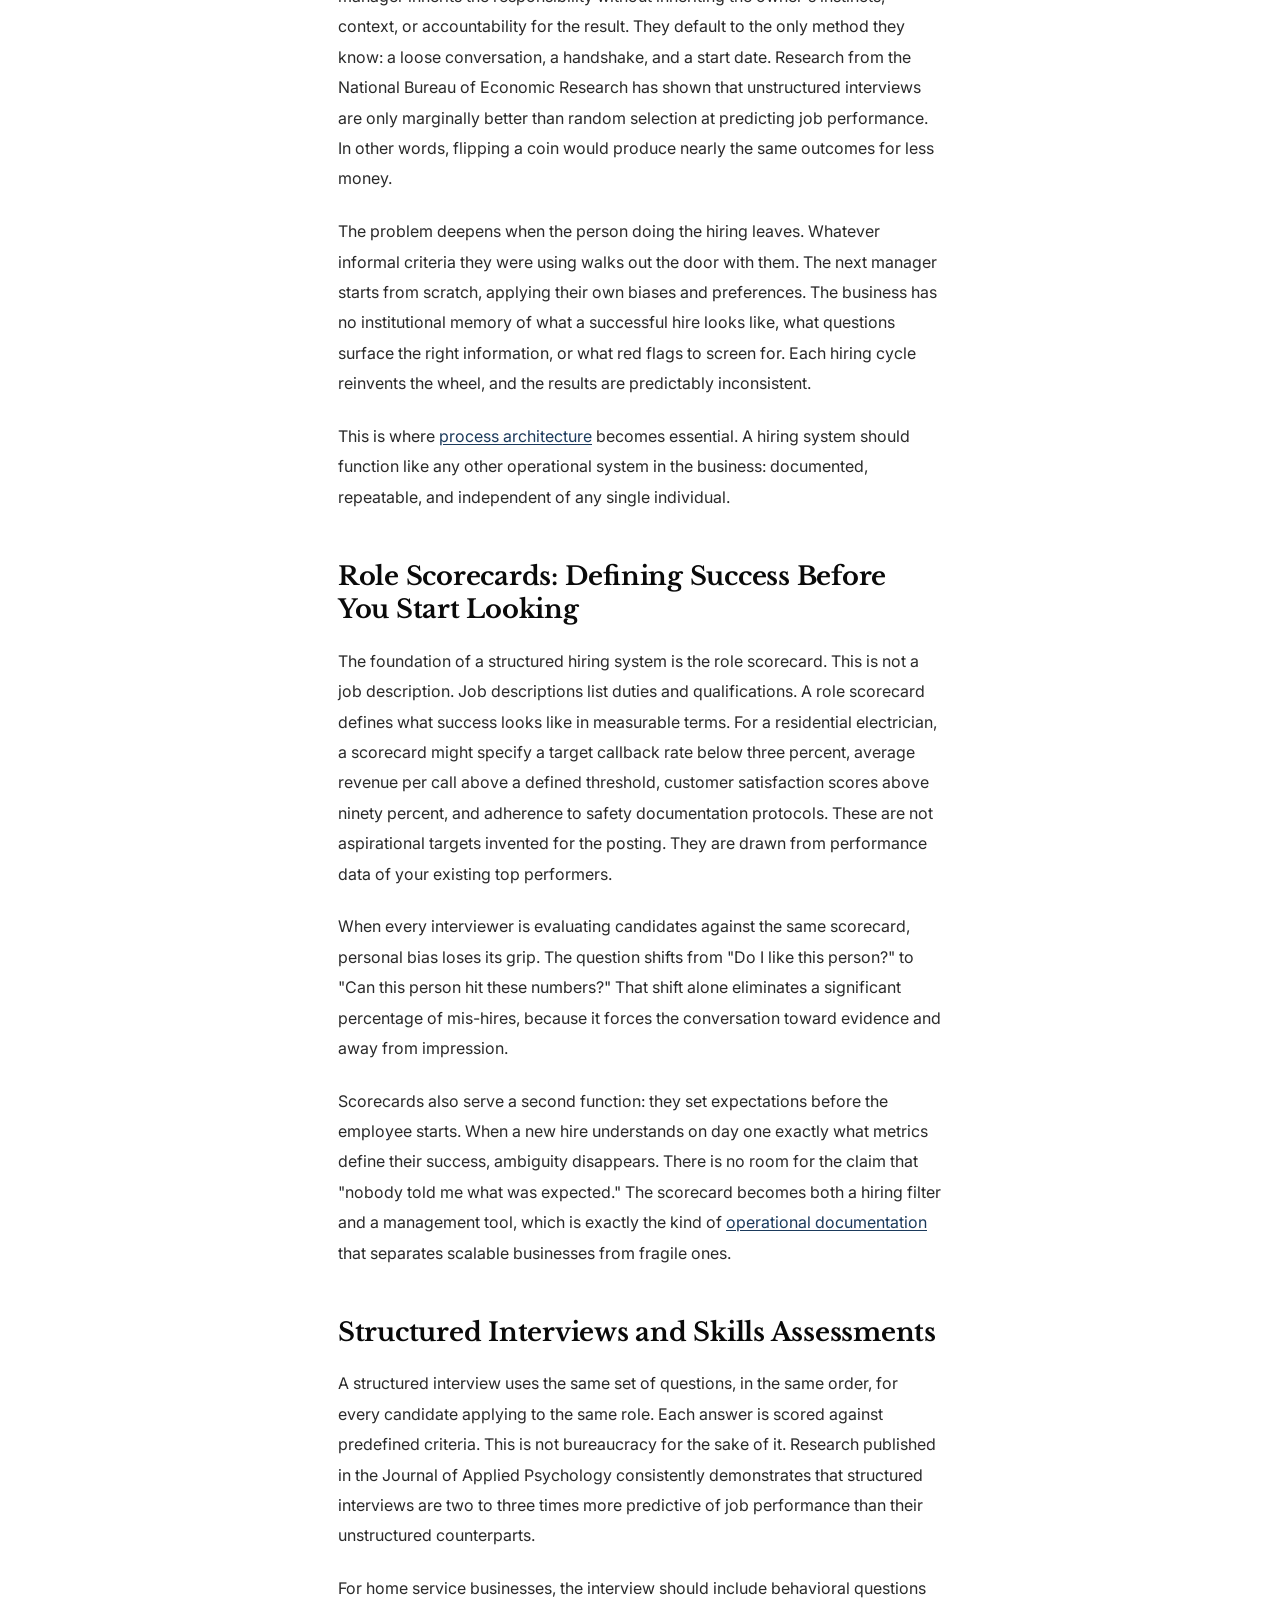
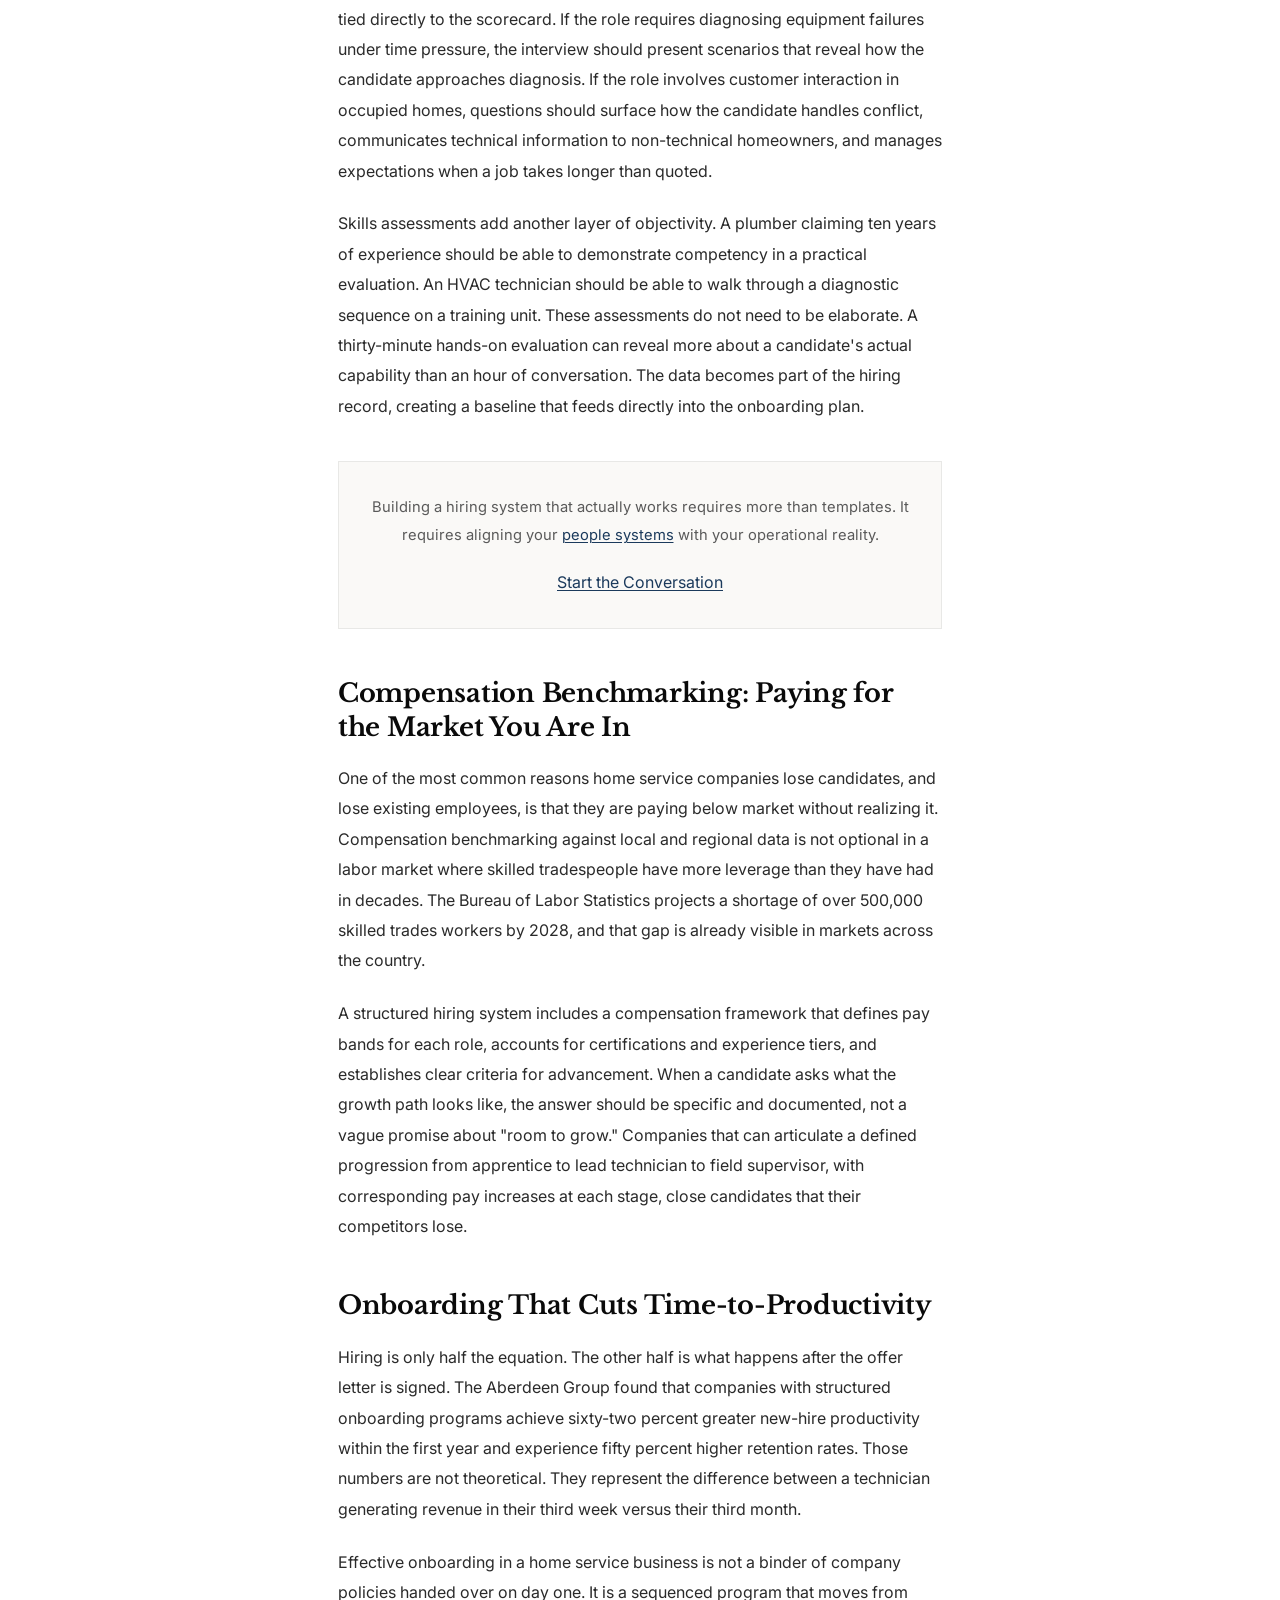
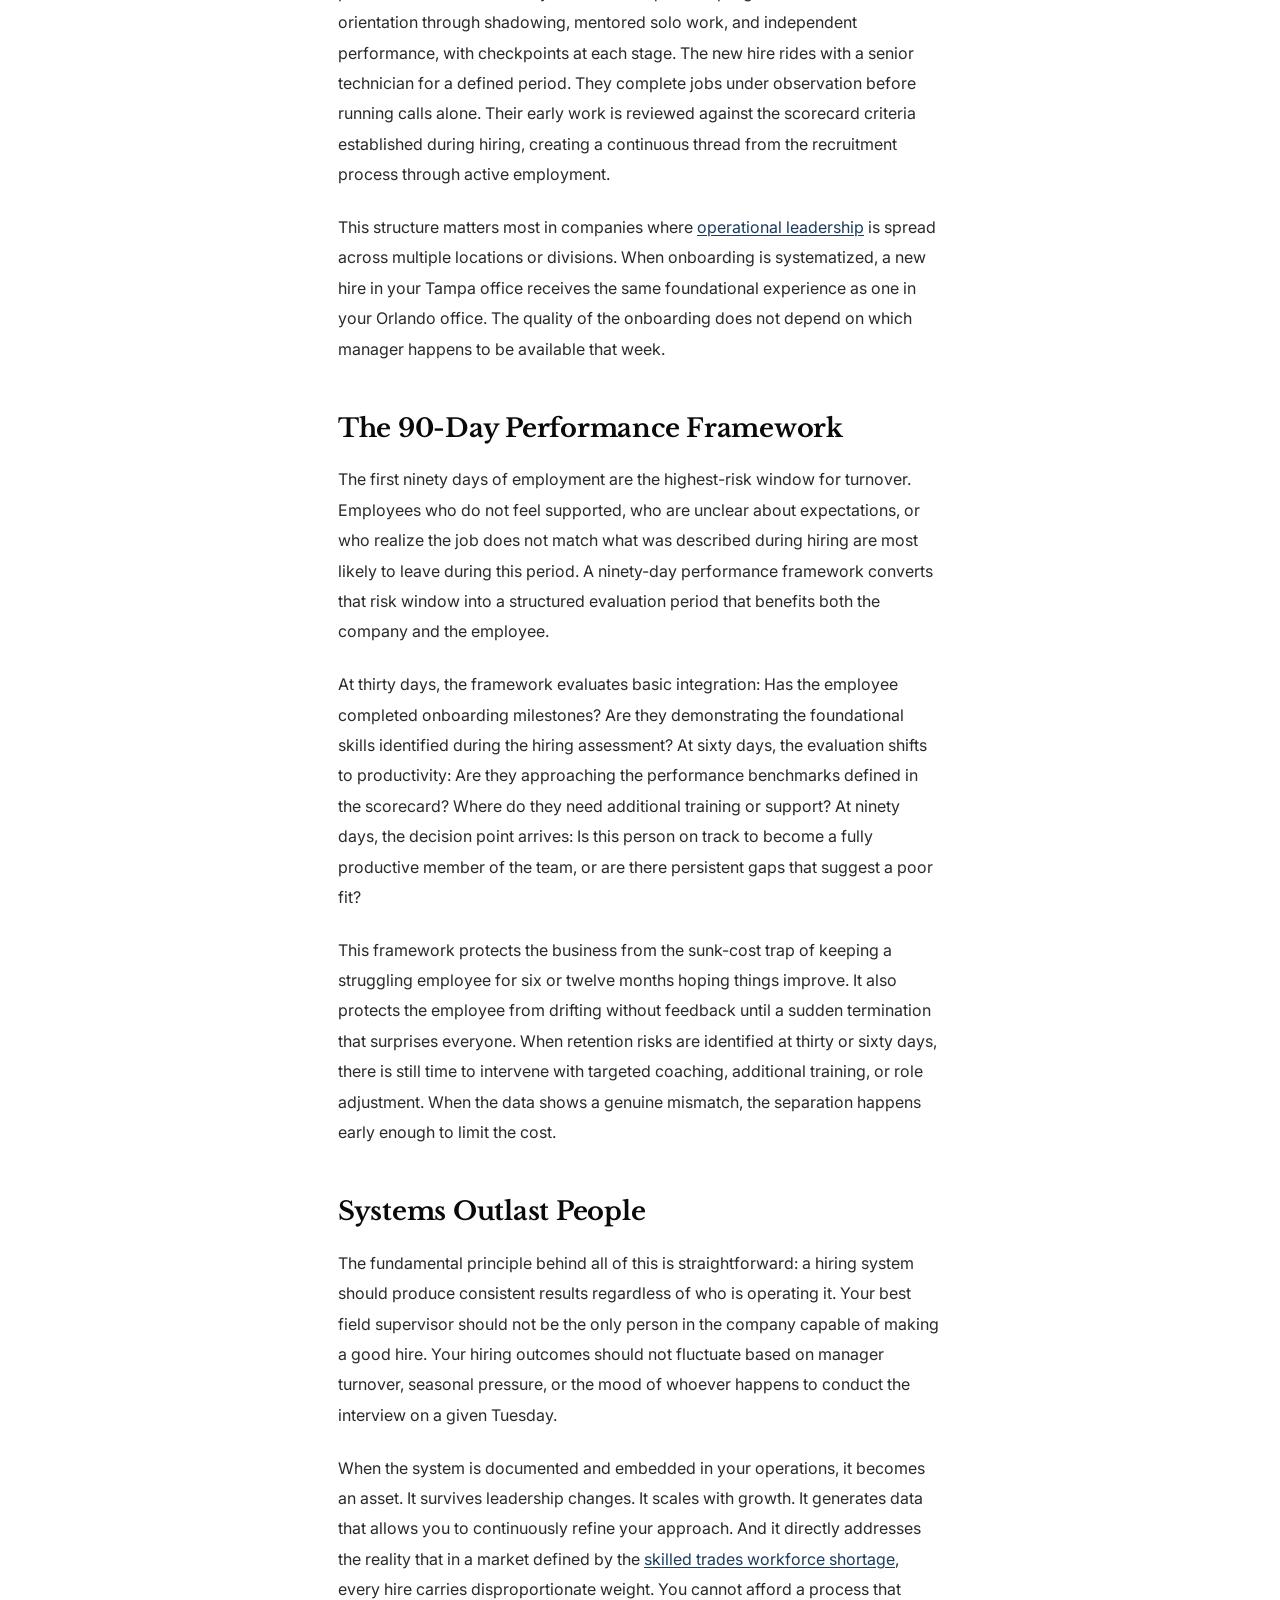
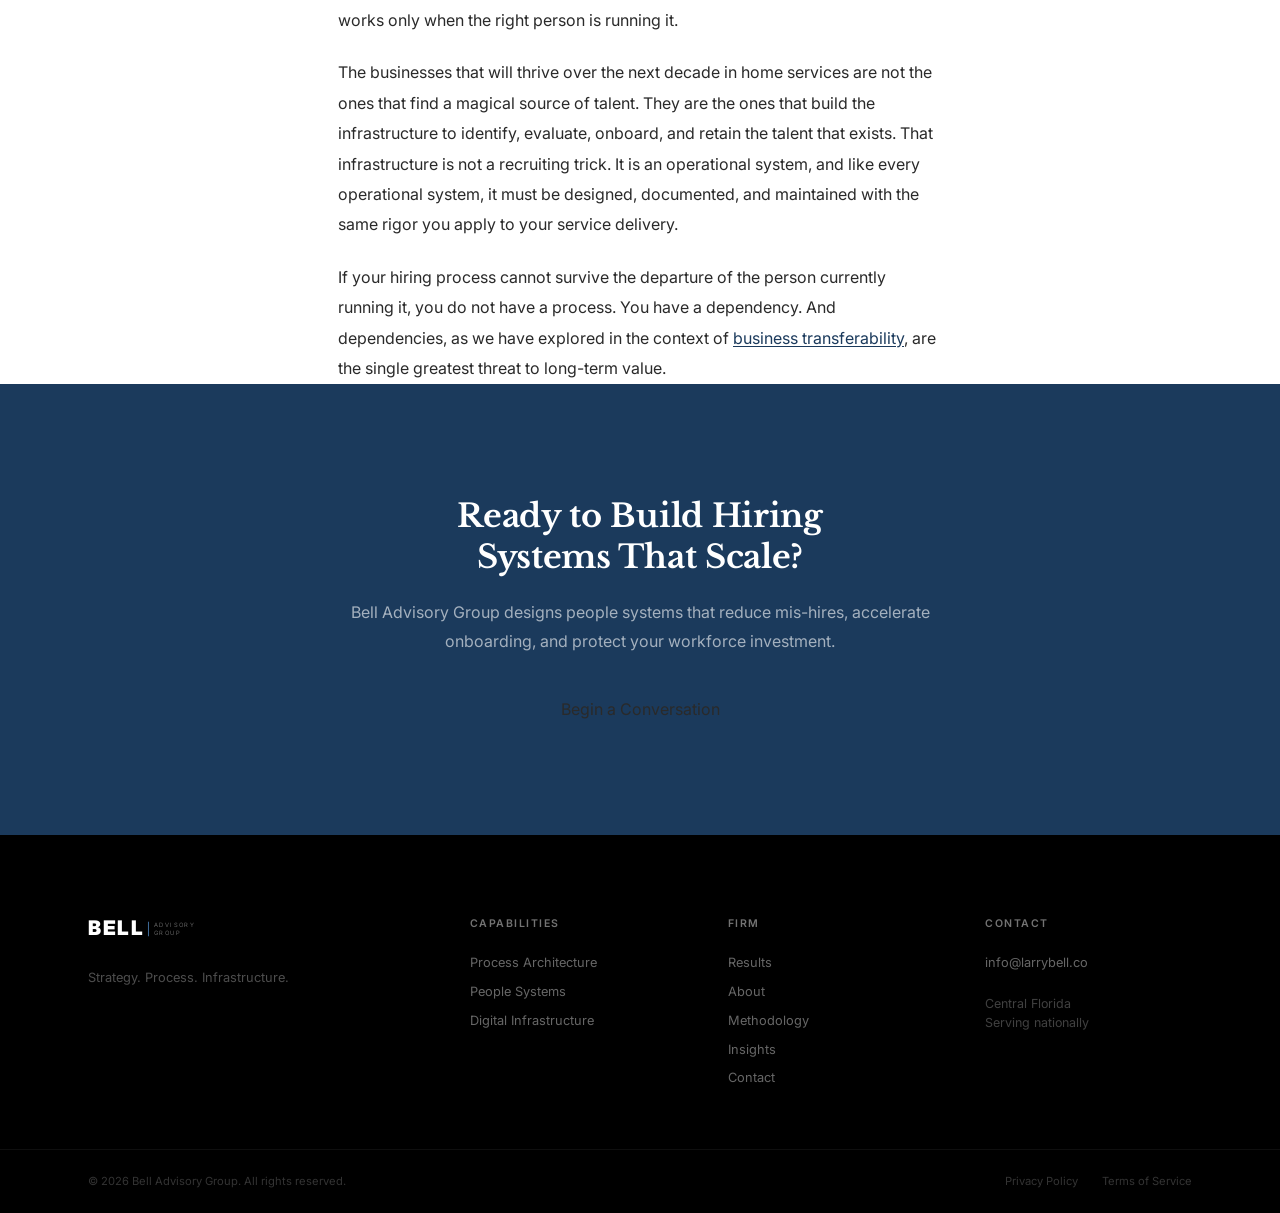
<file: hiring-system-that-outlasts-any-manager.html>
<!DOCTYPE html>
<html lang="en">
<head>
  <meta charset="UTF-8">
  <meta name="viewport" content="width=device-width, initial-scale=1.0">
  <title>Building a Hiring System That Outlasts Any Single Manager | Bell Advisory Group</title>
  <meta name="description" content="Most home service businesses hire on gut feel and lose 50-200% of annual salary on every bad hire. Learn how structured hiring systems reduce mis-hires and protect your workforce investment.">
  <link rel="preconnect" href="https://fonts.googleapis.com">
  <link rel="preconnect" href="https://fonts.gstatic.com" crossorigin>
  <link href="https://fonts.googleapis.com/css2?family=Libre+Baskerville:ital,wght@0,400;0,700;1,400&family=Inter:opsz,wght@14..32,300;14..32,400;14..32,500;14..32,600;14..32,700&display=swap" rel="stylesheet">
  <link rel="stylesheet" href="style.css">
  <meta property="og:title" content="Building a Hiring System That Outlasts Any Single Manager | Bell Advisory Group">
  <meta property="og:description" content="Structured hiring frameworks that reduce mis-hires and protect your workforce investment in home services.">
  <meta property="og:type" content="article">
  <meta property="og:url" content="https://larrybell.co/hiring-system-that-outlasts-any-manager.html">
  <meta property="og:image" content="https://larrybell.co/og-image.png">
  <meta property="og:image:width" content="1200">
  <meta property="og:image:height" content="630">
  <meta name="twitter:card" content="summary_large_image">
  <meta name="twitter:title" content="Building a Hiring System That Outlasts Any Single Manager | Bell Advisory Group">
  <meta name="twitter:description" content="Structured hiring frameworks that reduce mis-hires and protect your workforce investment in home services.">
  <meta name="twitter:image" content="https://larrybell.co/og-image.png">
  <link rel="canonical" href="https://larrybell.co/hiring-system-that-outlasts-any-manager.html">
  <link rel="icon" href="data:image/svg+xml,<svg xmlns='http://www.w3.org/2000/svg' viewBox='0 0 100 100'><rect width='100' height='100' rx='4' fill='%231B3A5C'/><text x='50' y='50' font-family='Inter,sans-serif' font-size='64' font-weight='900' fill='white' text-anchor='middle' dominant-baseline='central'>B</text></svg>">
  <script type="application/ld+json">
  {
    "@context": "https://schema.org",
    "@type": "Article",
    "headline": "Building a Hiring System That Outlasts Any Single Manager",
    "description": "Most home service businesses hire on gut feel and lose 50-200% of annual salary on every bad hire. Learn how structured hiring systems reduce mis-hires and protect your workforce investment.",
    "author": {
      "@type": "Organization",
      "name": "Bell Advisory Group",
      "url": "https://larrybell.co"
    },
    "publisher": {
      "@type": "Organization",
      "name": "Bell Advisory Group",
      "url": "https://larrybell.co",
      "logo": {
        "@type": "ImageObject",
        "url": "https://larrybell.co/og-image.png"
      }
    },
    "datePublished": "2026-05-01",
    "dateModified": "2026-05-01",
    "mainEntityOfPage": {
      "@type": "WebPage",
      "@id": "https://larrybell.co/hiring-system-that-outlasts-any-manager.html"
    },
    "image": "https://larrybell.co/og-image.png",
    "articleSection": "People Systems",
    "keywords": ["hiring system", "structured hiring", "home service business", "workforce retention", "skilled trades", "onboarding", "operations consulting", "mis-hires"]
  }
  </script>
  <script type="application/ld+json">
  {
    "@context": "https://schema.org",
    "@type": "WebPage",
    "name": "Building a Hiring System That Outlasts Any Single Manager | Bell Advisory Group",
    "url": "https://larrybell.co/hiring-system-that-outlasts-any-manager.html",
    "description": "Structured hiring frameworks that reduce mis-hires and protect your workforce investment in home services.",
    "breadcrumb": {
      "@type": "BreadcrumbList",
      "itemListElement": [
        { "@type": "ListItem", "position": 1, "name": "Home", "item": "https://larrybell.co/" },
        { "@type": "ListItem", "position": 2, "name": "Insights", "item": "https://larrybell.co/insights.html" },
        { "@type": "ListItem", "position": 3, "name": "Building a Hiring System That Outlasts Any Single Manager", "item": "https://larrybell.co/hiring-system-that-outlasts-any-manager.html" }
      ]
    }
  }
  </script>
</head>
<body>

  <nav class="nav">
    <div class="nav-inner">
      <a href="/" class="nav-logo" aria-label="Bell Advisory Group">
        <svg class="logo-mark" viewBox="0 0 240 50" xmlns="http://www.w3.org/2000/svg" aria-hidden="true">
          <text x="0" y="35" font-family="Inter,sans-serif" font-size="36" font-weight="900" fill="currentColor" letter-spacing="3">BELL</text>
          <line x1="108" y1="12" x2="108" y2="38" stroke="var(--accent-vis)" stroke-width="1.5"/>
          <text x="118" y="22" font-family="Inter,sans-serif" font-size="10.5" font-weight="300" fill="currentColor" letter-spacing="2.5" opacity="0.6">ADVISORY</text>
          <text x="118" y="36" font-family="Inter,sans-serif" font-size="10.5" font-weight="300" fill="currentColor" letter-spacing="2.5" opacity="0.6">GROUP</text>
        </svg>
      </a>
      <button class="nav-toggle" aria-label="Menu" aria-expanded="false">
        <span></span><span></span><span></span>
      </button>
      <div class="nav-links" id="navLinks">
        <a href="/capabilities.html">Capabilities</a>
        <a href="/results.html">Results</a>
        <a href="/about.html">Firm</a>
        <a href="/insights.html">Insights</a>
        <a href="/contact.html" class="nav-cta">Begin a Conversation</a>
      </div>
    </div>
  </nav>

  <main>
    <article class="article">
      <header class="article-header">
        <a href="/insights.html" class="article-back">&larr; All Insights</a>
        <h1>Building a Hiring System That Outlasts Any Single Manager</h1>
        <div class="article-meta">May 1, 2026 &middot; 8 min read</div>
      </header>

      <div class="article-body">
        <p>Every home service business owner knows the feeling. You spend weeks looking for the right technician, finally bring someone on board, and within ninety days they are gone. Maybe they were not a fit. Maybe no one trained them properly. Maybe the manager who hired them left, and the new manager has a completely different idea of what "good" looks like. The cycle restarts, and you are back to square one with an open truck, lost revenue, and a crew stretched too thin to cover the gap.</p>

        <p>This is not a hiring problem. It is a systems problem. And the distinction matters because you cannot solve a systems problem by trying harder at the thing that already is not working.</p>

        <h2>The True Cost of Getting It Wrong</h2>

        <p>The Society for Human Resource Management estimates that the total cost of a bad hire ranges from fifty to two hundred percent of the employee's annual salary. For a skilled HVAC technician earning $55,000, a single mis-hire can cost between $27,500 and $110,000 when you account for recruiting expenses, training time, lost productivity, overtime paid to other crew members covering the gap, and the revenue forfeited during the vacancy. For a plumbing company running six trucks, losing just two technicians per year to avoidable mis-hires can quietly erase over $150,000 in value.</p>

        <p>Those numbers are staggering on their own. But they compound in ways that do not show up on a profit and loss statement. Every time a technician leaves within the first year, your remaining team absorbs the disruption. Morale erodes. Callbacks increase as overworked techs rush through jobs. Customer satisfaction scores slip. Your best performers, the ones carrying the weight, start looking for employers who do not put them in that position. The <a href="/skilled-trades-workforce-crisis.html">skilled trades workforce crisis</a> means every departure is harder to replace than the last. The labor pool is not getting deeper. You cannot afford to keep draining it through preventable turnover.</p>

        <h2>Why Gut-Feel Hiring Fails at Scale</h2>

        <p>In the early days of a home service company, the owner does most of the hiring personally. They know the work intimately, they can read candidates against their own experience, and they are making one or two hires per year. Intuition works tolerably well at that scale because the person making the decision also manages the outcome. They see immediately whether their judgment was right, and they adjust.</p>

        <p>The breakdown happens when the business grows past the point where the owner can personally interview every candidate. A field supervisor or office manager inherits the responsibility without inheriting the owner's instincts, context, or accountability for the result. They default to the only method they know: a loose conversation, a handshake, and a start date. Research from the National Bureau of Economic Research has shown that unstructured interviews are only marginally better than random selection at predicting job performance. In other words, flipping a coin would produce nearly the same outcomes for less money.</p>

        <p>The problem deepens when the person doing the hiring leaves. Whatever informal criteria they were using walks out the door with them. The next manager starts from scratch, applying their own biases and preferences. The business has no institutional memory of what a successful hire looks like, what questions surface the right information, or what red flags to screen for. Each hiring cycle reinvents the wheel, and the results are predictably inconsistent.</p>

        <p>This is where <a href="/capabilities.html#process">process architecture</a> becomes essential. A hiring system should function like any other operational system in the business: documented, repeatable, and independent of any single individual.</p>

        <h2>Role Scorecards: Defining Success Before You Start Looking</h2>

        <p>The foundation of a structured hiring system is the role scorecard. This is not a job description. Job descriptions list duties and qualifications. A role scorecard defines what success looks like in measurable terms. For a residential electrician, a scorecard might specify a target callback rate below three percent, average revenue per call above a defined threshold, customer satisfaction scores above ninety percent, and adherence to safety documentation protocols. These are not aspirational targets invented for the posting. They are drawn from performance data of your existing top performers.</p>

        <p>When every interviewer is evaluating candidates against the same scorecard, personal bias loses its grip. The question shifts from "Do I like this person?" to "Can this person hit these numbers?" That shift alone eliminates a significant percentage of mis-hires, because it forces the conversation toward evidence and away from impression.</p>

        <p>Scorecards also serve a second function: they set expectations before the employee starts. When a new hire understands on day one exactly what metrics define their success, ambiguity disappears. There is no room for the claim that "nobody told me what was expected." The scorecard becomes both a hiring filter and a management tool, which is exactly the kind of <a href="/cost-of-undocumented-operations.html">operational documentation</a> that separates scalable businesses from fragile ones.</p>

        <h2>Structured Interviews and Skills Assessments</h2>

        <p>A structured interview uses the same set of questions, in the same order, for every candidate applying to the same role. Each answer is scored against predefined criteria. This is not bureaucracy for the sake of it. Research published in the Journal of Applied Psychology consistently demonstrates that structured interviews are two to three times more predictive of job performance than their unstructured counterparts.</p>

        <p>For home service businesses, the interview should include behavioral questions tied directly to the scorecard. If the role requires diagnosing equipment failures under time pressure, the interview should present scenarios that reveal how the candidate approaches diagnosis. If the role involves customer interaction in occupied homes, questions should surface how the candidate handles conflict, communicates technical information to non-technical homeowners, and manages expectations when a job takes longer than quoted.</p>

        <p>Skills assessments add another layer of objectivity. A plumber claiming ten years of experience should be able to demonstrate competency in a practical evaluation. An HVAC technician should be able to walk through a diagnostic sequence on a training unit. These assessments do not need to be elaborate. A thirty-minute hands-on evaluation can reveal more about a candidate's actual capability than an hour of conversation. The data becomes part of the hiring record, creating a baseline that feeds directly into the onboarding plan.</p>

        <div class="article-cta-inline">
          <p>Building a hiring system that actually works requires more than templates. It requires aligning your <a href="/capabilities.html#people">people systems</a> with your operational reality.</p>
          <a href="/contact.html" class="btn">Start the Conversation</a>
        </div>

        <h2>Compensation Benchmarking: Paying for the Market You Are In</h2>

        <p>One of the most common reasons home service companies lose candidates, and lose existing employees, is that they are paying below market without realizing it. Compensation benchmarking against local and regional data is not optional in a labor market where skilled tradespeople have more leverage than they have had in decades. The Bureau of Labor Statistics projects a shortage of over 500,000 skilled trades workers by 2028, and that gap is already visible in markets across the country.</p>

        <p>A structured hiring system includes a compensation framework that defines pay bands for each role, accounts for certifications and experience tiers, and establishes clear criteria for advancement. When a candidate asks what the growth path looks like, the answer should be specific and documented, not a vague promise about "room to grow." Companies that can articulate a defined progression from apprentice to lead technician to field supervisor, with corresponding pay increases at each stage, close candidates that their competitors lose.</p>

        <h2>Onboarding That Cuts Time-to-Productivity</h2>

        <p>Hiring is only half the equation. The other half is what happens after the offer letter is signed. The Aberdeen Group found that companies with structured onboarding programs achieve sixty-two percent greater new-hire productivity within the first year and experience fifty percent higher retention rates. Those numbers are not theoretical. They represent the difference between a technician generating revenue in their third week versus their third month.</p>

        <p>Effective onboarding in a home service business is not a binder of company policies handed over on day one. It is a sequenced program that moves from orientation through shadowing, mentored solo work, and independent performance, with checkpoints at each stage. The new hire rides with a senior technician for a defined period. They complete jobs under observation before running calls alone. Their early work is reviewed against the scorecard criteria established during hiring, creating a continuous thread from the recruitment process through active employment.</p>

        <p>This structure matters most in companies where <a href="/about.html">operational leadership</a> is spread across multiple locations or divisions. When onboarding is systematized, a new hire in your Tampa office receives the same foundational experience as one in your Orlando office. The quality of the onboarding does not depend on which manager happens to be available that week.</p>

        <h2>The 90-Day Performance Framework</h2>

        <p>The first ninety days of employment are the highest-risk window for turnover. Employees who do not feel supported, who are unclear about expectations, or who realize the job does not match what was described during hiring are most likely to leave during this period. A ninety-day performance framework converts that risk window into a structured evaluation period that benefits both the company and the employee.</p>

        <p>At thirty days, the framework evaluates basic integration: Has the employee completed onboarding milestones? Are they demonstrating the foundational skills identified during the hiring assessment? At sixty days, the evaluation shifts to productivity: Are they approaching the performance benchmarks defined in the scorecard? Where do they need additional training or support? At ninety days, the decision point arrives: Is this person on track to become a fully productive member of the team, or are there persistent gaps that suggest a poor fit?</p>

        <p>This framework protects the business from the sunk-cost trap of keeping a struggling employee for six or twelve months hoping things improve. It also protects the employee from drifting without feedback until a sudden termination that surprises everyone. When retention risks are identified at thirty or sixty days, there is still time to intervene with targeted coaching, additional training, or role adjustment. When the data shows a genuine mismatch, the separation happens early enough to limit the cost.</p>

        <h2>Systems Outlast People</h2>

        <p>The fundamental principle behind all of this is straightforward: a hiring system should produce consistent results regardless of who is operating it. Your best field supervisor should not be the only person in the company capable of making a good hire. Your hiring outcomes should not fluctuate based on manager turnover, seasonal pressure, or the mood of whoever happens to conduct the interview on a given Tuesday.</p>

        <p>When the system is documented and embedded in your operations, it becomes an asset. It survives leadership changes. It scales with growth. It generates data that allows you to continuously refine your approach. And it directly addresses the reality that in a market defined by the <a href="/skilled-trades-workforce-crisis.html">skilled trades workforce shortage</a>, every hire carries disproportionate weight. You cannot afford a process that works only when the right person is running it.</p>

        <p>The businesses that will thrive over the next decade in home services are not the ones that find a magical source of talent. They are the ones that build the infrastructure to identify, evaluate, onboard, and retain the talent that exists. That infrastructure is not a recruiting trick. It is an operational system, and like every operational system, it must be designed, documented, and maintained with the same rigor you apply to your service delivery.</p>

        <p>If your hiring process cannot survive the departure of the person currently running it, you do not have a process. You have a dependency. And dependencies, as we have explored in the context of <a href="/why-businesses-fail-to-sell.html">business transferability</a>, are the single greatest threat to long-term value.</p>
      </div>
    </article>

    <section class="cta-band">
      <div class="cta-band-inner">
        <h2>Ready to Build Hiring Systems That Scale?</h2>
        <p>Bell Advisory Group designs people systems that reduce mis-hires, accelerate onboarding, and protect your workforce investment.</p>
        <a href="/contact.html" class="btn">Begin a Conversation</a>
      </div>
    </section>
  </main>

  <footer class="footer">
    <div class="footer-inner">
      <div class="footer-col footer-col-brand">
        <svg class="footer-logo-mark" viewBox="0 0 240 50" xmlns="http://www.w3.org/2000/svg" aria-hidden="true">
          <text x="0" y="35" font-family="Inter,sans-serif" font-size="36" font-weight="900" fill="white" letter-spacing="3">BELL</text>
          <line x1="108" y1="12" x2="108" y2="38" stroke="var(--accent-vis)" stroke-width="1.5"/>
          <text x="118" y="22" font-family="Inter,sans-serif" font-size="10.5" font-weight="300" fill="rgba(255,255,255,0.5)" letter-spacing="2.5">ADVISORY</text>
          <text x="118" y="36" font-family="Inter,sans-serif" font-size="10.5" font-weight="300" fill="rgba(255,255,255,0.5)" letter-spacing="2.5">GROUP</text>
        </svg>
        <p class="footer-desc">Strategy. Process. Infrastructure.</p>
      </div>
      <div class="footer-col">
        <p class="footer-col-heading">Capabilities</p>
        <a href="/capabilities.html#process">Process Architecture</a>
        <a href="/capabilities.html#people">People Systems</a>
        <a href="/capabilities.html#digital">Digital Infrastructure</a>
      </div>
      <div class="footer-col">
        <p class="footer-col-heading">Firm</p>
        <a href="/results.html">Results</a>
        <a href="/about.html">About</a>
        <a href="/capabilities.html">Methodology</a>
        <a href="/insights.html">Insights</a>
        <a href="/contact.html">Contact</a>
      </div>
      <div class="footer-col">
        <p class="footer-col-heading">Contact</p>
        <a href="mailto:info@larrybell.co">info@larrybell.co</a>
        <p class="footer-location">Central Florida<br>Serving nationally</p>
      </div>
    </div>
    <div class="footer-bottom">
      <div class="footer-bottom-inner">
        <p>&copy; 2026 Bell Advisory Group. All rights reserved.</p>
        <div class="footer-bottom-links">
          <a href="/privacy.html">Privacy Policy</a>
          <a href="/terms.html">Terms of Service</a>
        </div>
      </div>
    </div>
  </footer>
  <script src="main.js" defer></script>

</body>
</html>
</file>
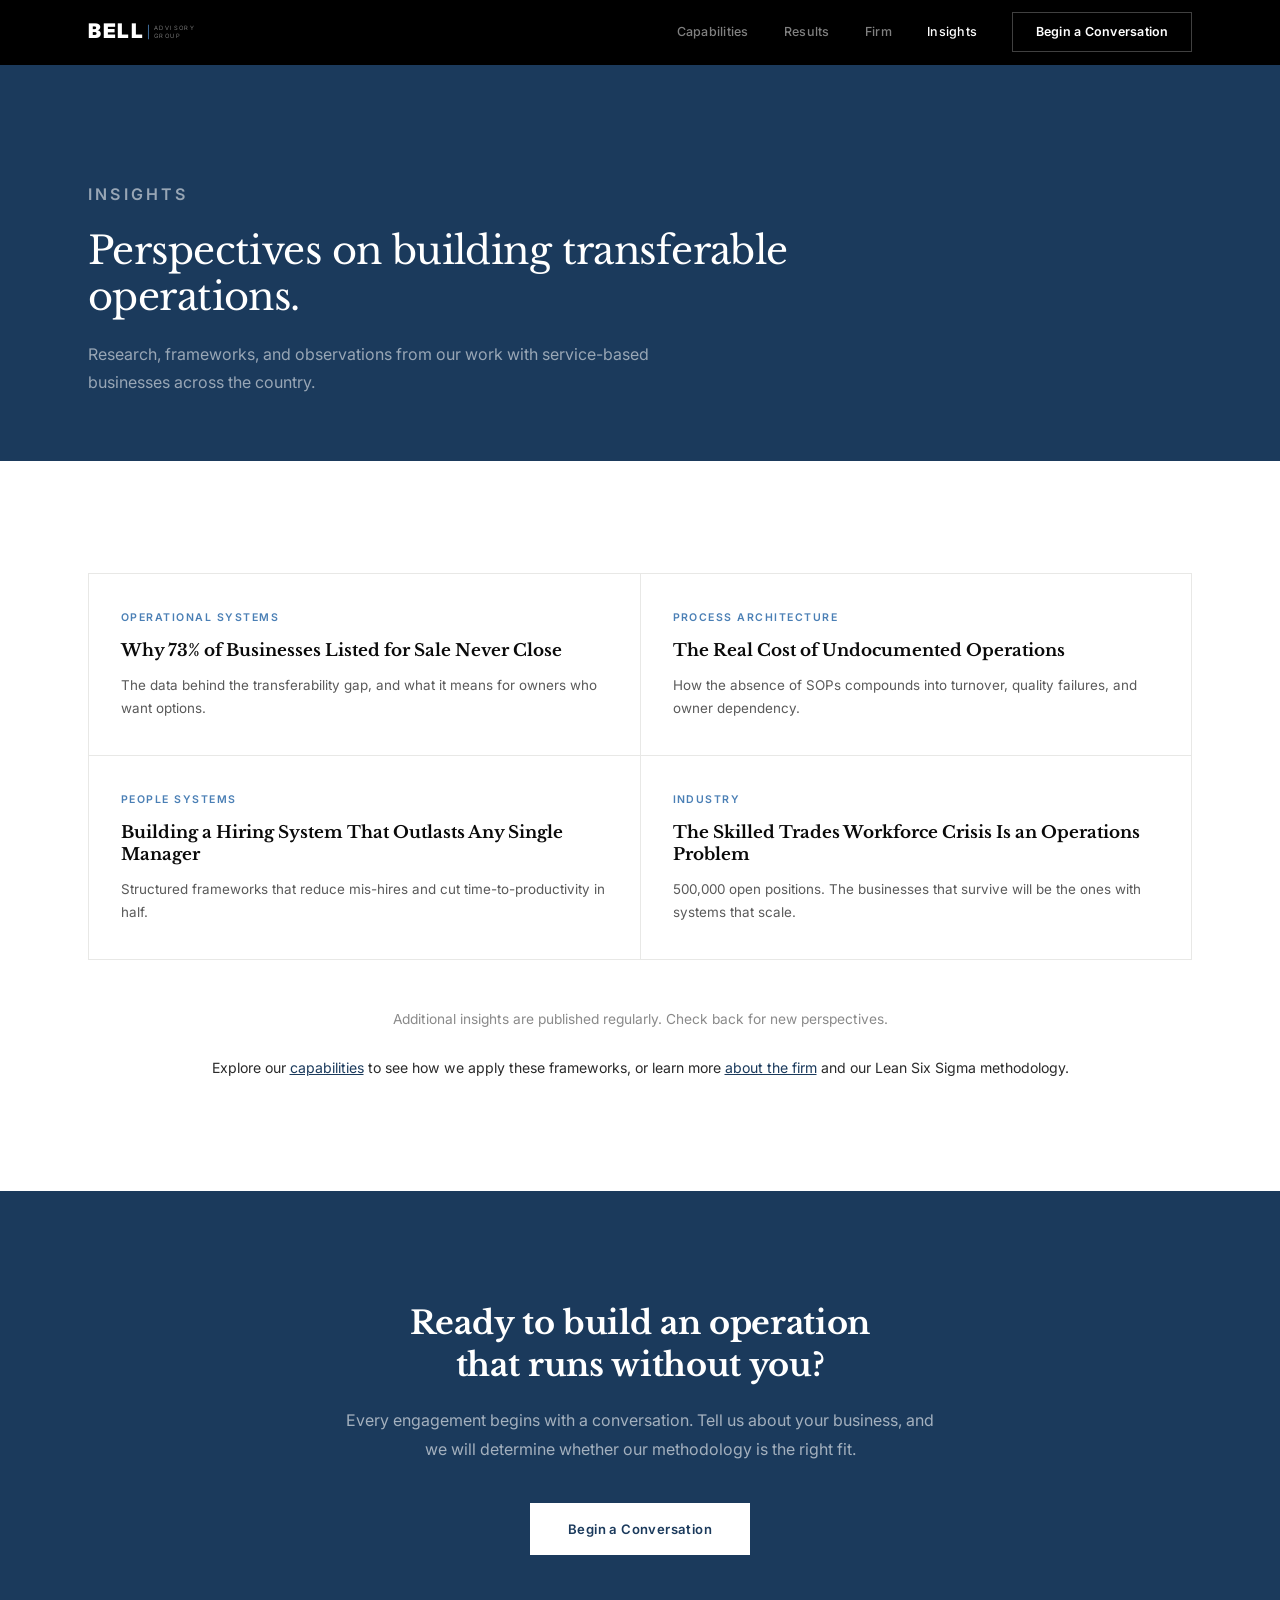
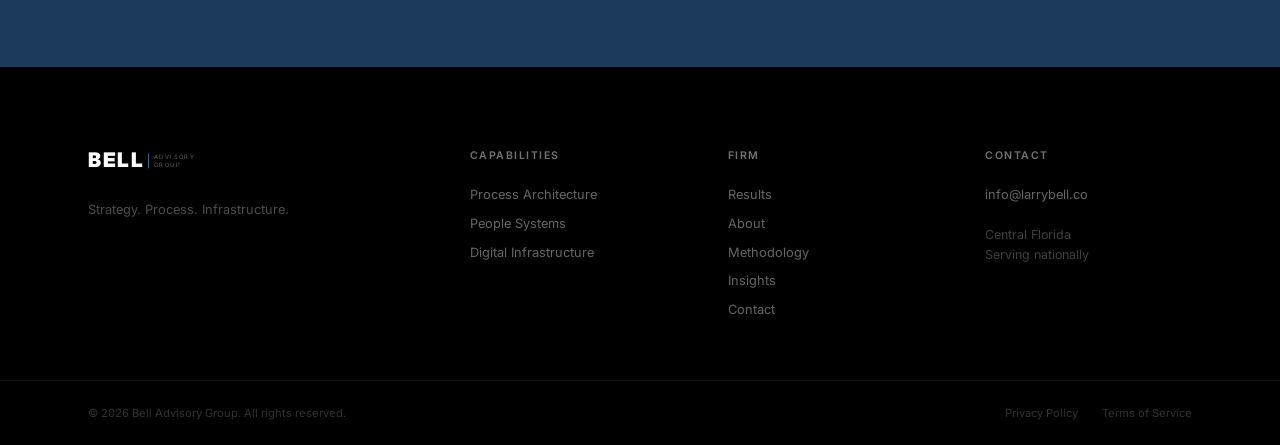
<file: insights.html>
<!DOCTYPE html>
<html lang="en">
<head>
  <meta charset="UTF-8">
  <meta name="viewport" content="width=device-width, initial-scale=1.0">
  <title>Insights | Bell Advisory Group</title>
  <meta name="description" content="Research and frameworks on SOP development, hiring systems, business transferability, and the skilled trades workforce crisis. Insights from Bell Advisory Group.">
  <link rel="preconnect" href="https://fonts.googleapis.com">
  <link rel="preconnect" href="https://fonts.gstatic.com" crossorigin>
  <link href="https://fonts.googleapis.com/css2?family=Libre+Baskerville:ital,wght@0,400;0,700;1,400&family=Inter:opsz,wght@14..32,300;14..32,400;14..32,500;14..32,600;14..32,700&display=swap" rel="stylesheet">
  <link rel="stylesheet" href="style.css">
  <meta property="og:title" content="Insights | Bell Advisory Group">
  <meta property="og:description" content="Research and frameworks on SOPs, hiring, transferability, and the skilled trades workforce.">
  <meta property="og:type" content="website">
  <meta property="og:url" content="https://larrybell.co/insights.html">
  <meta property="og:image" content="https://larrybell.co/og-image.png">
  <meta property="og:image:width" content="1200">
  <meta property="og:image:height" content="630">
  <meta name="twitter:card" content="summary_large_image">
  <meta name="twitter:image" content="https://larrybell.co/og-image.png">
  <meta name="twitter:title" content="Insights | Bell Advisory Group">
  <meta name="twitter:description" content="Research and frameworks on SOPs, hiring, transferability, and the skilled trades workforce.">
  <link rel="canonical" href="https://larrybell.co/insights.html">
  <link rel="icon" href="data:image/svg+xml,<svg xmlns='http://www.w3.org/2000/svg' viewBox='0 0 100 100'><rect width='100' height='100' rx='4' fill='%231B3A5C'/><text x='50' y='50' font-family='Inter,sans-serif' font-size='64' font-weight='900' fill='white' text-anchor='middle' dominant-baseline='central'>B</text></svg>">
  <script type="application/ld+json">
  {
    "@context": "https://schema.org",
    "@type": "WebPage",
    "name": "Insights | Bell Advisory Group",
    "url": "https://larrybell.co/insights.html",
    "description": "Research and frameworks on SOP development, hiring systems, business transferability, and the skilled trades workforce crisis.",
    "breadcrumb": {
      "@type": "BreadcrumbList",
      "itemListElement": [
        { "@type": "ListItem", "position": 1, "name": "Home", "item": "https://larrybell.co/" },
        { "@type": "ListItem", "position": 2, "name": "Insights", "item": "https://larrybell.co/insights.html" }
      ]
    }
  }
  </script>
</head>
<body>

  <nav class="nav">
    <div class="nav-inner">
      <a href="/" class="nav-logo" aria-label="Bell Advisory Group">
        <svg class="logo-mark" viewBox="0 0 240 50" xmlns="http://www.w3.org/2000/svg" aria-hidden="true">
          <text x="0" y="35" font-family="Inter,sans-serif" font-size="36" font-weight="900" fill="currentColor" letter-spacing="3">BELL</text>
          <line x1="108" y1="12" x2="108" y2="38" stroke="var(--accent-vis)" stroke-width="1.5"/>
          <text x="118" y="22" font-family="Inter,sans-serif" font-size="10.5" font-weight="300" fill="currentColor" letter-spacing="2.5" opacity="0.6">ADVISORY</text>
          <text x="118" y="36" font-family="Inter,sans-serif" font-size="10.5" font-weight="300" fill="currentColor" letter-spacing="2.5" opacity="0.6">GROUP</text>
        </svg>
      </a>
      <button class="nav-toggle" aria-label="Menu" aria-expanded="false">
        <span></span><span></span><span></span>
      </button>
      <div class="nav-links" id="navLinks">
        <a href="/capabilities.html">Capabilities</a>
        <a href="/results.html">Results</a>
        <a href="/about.html">Firm</a>
        <a href="/insights.html">Insights</a>
        <a href="/contact.html" class="nav-cta">Begin a Conversation</a>
      </div>
    </div>
  </nav>

  <main>

  <section class="page-hero">
    <div class="page-hero-inner">
      <p class="page-hero-kicker">Insights</p>
      <h1>Perspectives on building transferable operations.</h1>
      <p>Research, frameworks, and observations from our work with service-based businesses across the country.</p>
    </div>
  </section>

  <section class="content-section">
    <div style="max-width:var(--max-w,1200px);margin:0 auto;padding:0 clamp(1.5rem,4vw,3rem);">
      <div class="insights-grid reveal">
        <a href="/why-businesses-fail-to-sell.html" class="insight-card">
          <span class="insight-tag">Operational Systems</span>
          <h3>Why 73% of Businesses Listed for Sale Never Close</h3>
          <p>The data behind the transferability gap, and what it means for owners who want options.</p>
        </a>
        <a href="/cost-of-undocumented-operations.html" class="insight-card">
          <span class="insight-tag">Process Architecture</span>
          <h3>The Real Cost of Undocumented Operations</h3>
          <p>How the absence of SOPs compounds into turnover, quality failures, and owner dependency.</p>
        </a>
        <a href="/hiring-system-that-outlasts-any-manager.html" class="insight-card">
          <span class="insight-tag">People Systems</span>
          <h3>Building a Hiring System That Outlasts Any Single Manager</h3>
          <p>Structured frameworks that reduce mis-hires and cut time-to-productivity in half.</p>
        </a>
        <a href="/skilled-trades-workforce-crisis.html" class="insight-card">
          <span class="insight-tag">Industry</span>
          <h3>The Skilled Trades Workforce Crisis Is an Operations Problem</h3>
          <p>500,000 open positions. The businesses that survive will be the ones with systems that scale.</p>
        </a>
      </div>
      <p style="text-align:center;margin-top:3rem;font-size:0.86rem;color:var(--text-lt);">Additional insights are published regularly. Check back for new perspectives.</p>
      <div style="text-align:center;margin-top:1.5rem;font-size:0.88rem;">
        <p>Explore our <a href="/capabilities.html" style="color:var(--accent);text-decoration:underline;">capabilities</a> to see how we apply these frameworks, or learn more <a href="/about.html" style="color:var(--accent);text-decoration:underline;">about the firm</a> and our Lean Six Sigma methodology.</p>
      </div>
    </div>
  </section>

  <section class="cta-band">
    <div class="cta-band-inner">
      <h2>Ready to build an operation that runs without you?</h2>
      <p>Every engagement begins with a conversation. Tell us about your business, and we will determine whether our methodology is the right fit.</p>
      <a href="/contact.html" class="cta-btn">Begin a Conversation</a>
    </div>
  </section>

  </main>

  <footer class="footer">
    <div class="footer-inner">
      <div class="footer-col footer-col-brand">
        <svg class="footer-logo-mark" viewBox="0 0 240 50" xmlns="http://www.w3.org/2000/svg" aria-hidden="true">
          <text x="0" y="35" font-family="Inter,sans-serif" font-size="36" font-weight="900" fill="white" letter-spacing="3">BELL</text>
          <line x1="108" y1="12" x2="108" y2="38" stroke="var(--accent-vis)" stroke-width="1.5"/>
          <text x="118" y="22" font-family="Inter,sans-serif" font-size="10.5" font-weight="300" fill="rgba(255,255,255,0.5)" letter-spacing="2.5">ADVISORY</text>
          <text x="118" y="36" font-family="Inter,sans-serif" font-size="10.5" font-weight="300" fill="rgba(255,255,255,0.5)" letter-spacing="2.5">GROUP</text>
        </svg>
        <p class="footer-desc">Strategy. Process. Infrastructure.</p>
      </div>
      <div class="footer-col">
        <p class="footer-col-heading">Capabilities</p>
        <a href="/capabilities.html#process">Process Architecture</a>
        <a href="/capabilities.html#people">People Systems</a>
        <a href="/capabilities.html#digital">Digital Infrastructure</a>
      </div>
      <div class="footer-col">
        <p class="footer-col-heading">Firm</p>
        <a href="/results.html">Results</a>
        <a href="/about.html">About</a>
        <a href="/capabilities.html">Methodology</a>
        <a href="/insights.html">Insights</a>
        <a href="/contact.html">Contact</a>
      </div>
      <div class="footer-col">
        <p class="footer-col-heading">Contact</p>
        <a href="mailto:info@larrybell.co">info@larrybell.co</a>
        <p class="footer-location">Central Florida<br>Serving nationally</p>
      </div>
    </div>
    <div class="footer-bottom">
      <div class="footer-bottom-inner">
        <p>&copy; 2026 Bell Advisory Group. All rights reserved.</p>
        <div class="footer-bottom-links">
          <a href="/privacy.html">Privacy Policy</a>
          <a href="/terms.html">Terms of Service</a>
        </div>
      </div>
    </div>
  </footer>

  <script src="main.js" defer></script>
</body>
</html>
</file>
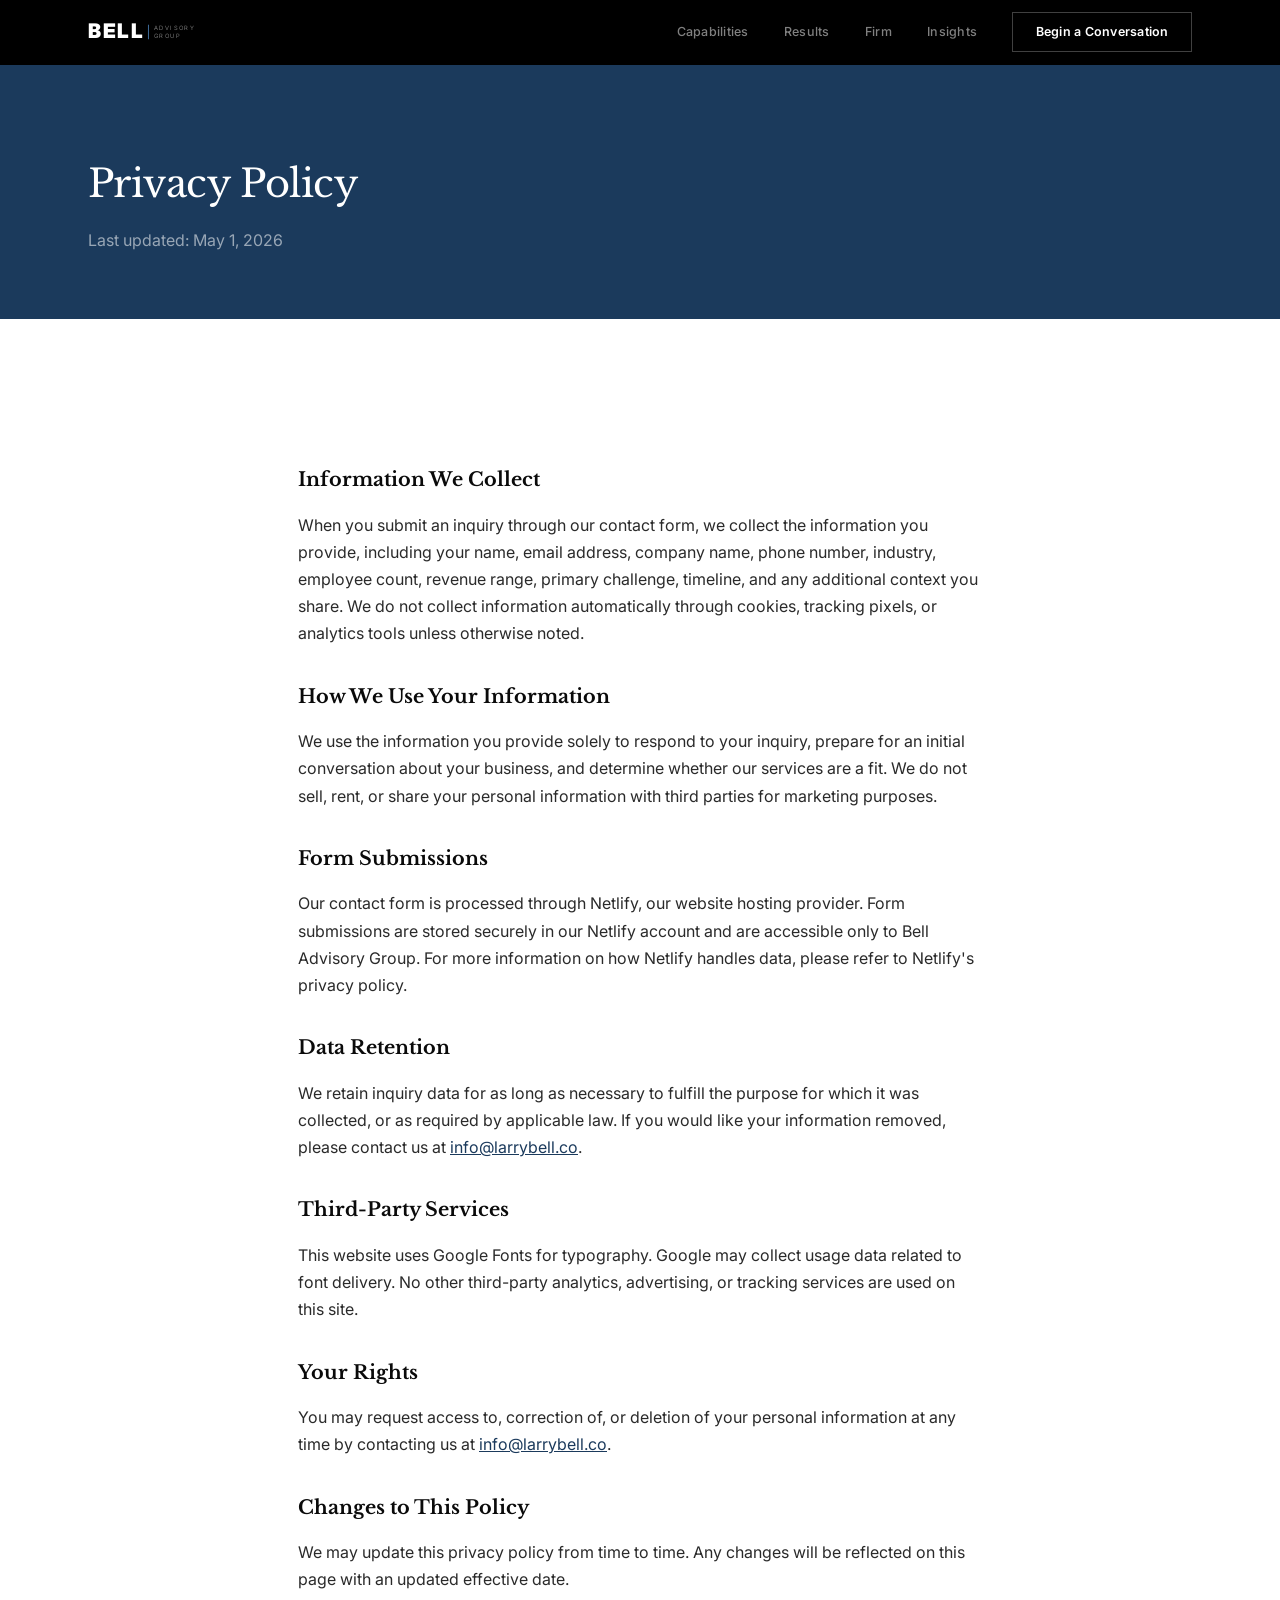
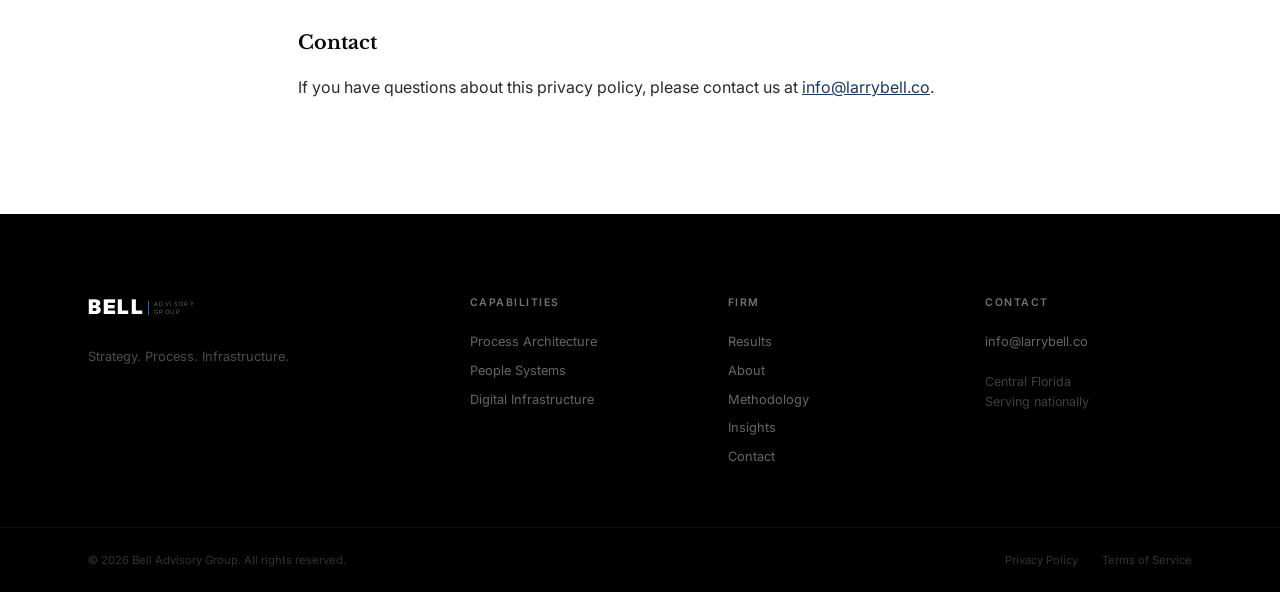
<file: privacy.html>
<!DOCTYPE html>
<html lang="en">
<head>
  <meta charset="UTF-8">
  <meta name="viewport" content="width=device-width, initial-scale=1.0">
  <title>Privacy Policy | Bell Advisory Group</title>
  <meta name="robots" content="noindex">
  <link rel="preconnect" href="https://fonts.googleapis.com">
  <link rel="preconnect" href="https://fonts.gstatic.com" crossorigin>
  <link href="https://fonts.googleapis.com/css2?family=Libre+Baskerville:ital,wght@0,400;0,700;1,400&family=Inter:opsz,wght@14..32,300;14..32,400;14..32,500;14..32,600;14..32,700&display=swap" rel="stylesheet">
  <link rel="stylesheet" href="style.css">
  <link rel="icon" href="data:image/svg+xml,<svg xmlns='http://www.w3.org/2000/svg' viewBox='0 0 100 100'><rect width='100' height='100' rx='4' fill='%231B3A5C'/><text x='50' y='50' font-family='Inter,sans-serif' font-size='64' font-weight='900' fill='white' text-anchor='middle' dominant-baseline='central'>B</text></svg>">
</head>
<body>

  <nav class="nav">
    <div class="nav-inner">
      <a href="/" class="nav-logo" aria-label="Bell Advisory Group">
        <svg class="logo-mark" viewBox="0 0 240 50" xmlns="http://www.w3.org/2000/svg" aria-hidden="true">
          <text x="0" y="35" font-family="Inter,sans-serif" font-size="36" font-weight="900" fill="currentColor" letter-spacing="3">BELL</text>
          <line x1="108" y1="12" x2="108" y2="38" stroke="var(--accent-vis)" stroke-width="1.5"/>
          <text x="118" y="22" font-family="Inter,sans-serif" font-size="10.5" font-weight="300" fill="currentColor" letter-spacing="2.5" opacity="0.6">ADVISORY</text>
          <text x="118" y="36" font-family="Inter,sans-serif" font-size="10.5" font-weight="300" fill="currentColor" letter-spacing="2.5" opacity="0.6">GROUP</text>
        </svg>
      </a>
      <button class="nav-toggle" aria-label="Menu" aria-expanded="false">
        <span></span><span></span><span></span>
      </button>
      <div class="nav-links" id="navLinks">
        <a href="/capabilities.html">Capabilities</a>
        <a href="/results.html">Results</a>
        <a href="/about.html">Firm</a>
        <a href="/insights.html">Insights</a>
        <a href="/contact.html" class="nav-cta">Begin a Conversation</a>
      </div>
    </div>
  </nav>

  <section class="page-hero">
    <div class="page-hero-inner">
      <h1>Privacy Policy</h1>
      <p>Last updated: May 1, 2026</p>
    </div>
  </section>

  <section class="content-section">
    <div style="max-width:780px;margin:0 auto;padding:0 clamp(1.5rem,4vw,3rem);">

      <h2 style="font-family:var(--font-head);font-size:1.2rem;color:var(--near-black);margin-bottom:1rem;margin-top:2rem;">Information We Collect</h2>
      <p>When you submit an inquiry through our contact form, we collect the information you provide, including your name, email address, company name, phone number, industry, employee count, revenue range, primary challenge, timeline, and any additional context you share. We do not collect information automatically through cookies, tracking pixels, or analytics tools unless otherwise noted.</p>

      <h2 style="font-family:var(--font-head);font-size:1.2rem;color:var(--near-black);margin-bottom:1rem;margin-top:2rem;">How We Use Your Information</h2>
      <p>We use the information you provide solely to respond to your inquiry, prepare for an initial conversation about your business, and determine whether our services are a fit. We do not sell, rent, or share your personal information with third parties for marketing purposes.</p>

      <h2 style="font-family:var(--font-head);font-size:1.2rem;color:var(--near-black);margin-bottom:1rem;margin-top:2rem;">Form Submissions</h2>
      <p>Our contact form is processed through Netlify, our website hosting provider. Form submissions are stored securely in our Netlify account and are accessible only to Bell Advisory Group. For more information on how Netlify handles data, please refer to Netlify's privacy policy.</p>

      <h2 style="font-family:var(--font-head);font-size:1.2rem;color:var(--near-black);margin-bottom:1rem;margin-top:2rem;">Data Retention</h2>
      <p>We retain inquiry data for as long as necessary to fulfill the purpose for which it was collected, or as required by applicable law. If you would like your information removed, please contact us at <a href="mailto:info@larrybell.co" style="color:var(--accent);text-decoration:underline;">info@larrybell.co</a>.</p>

      <h2 style="font-family:var(--font-head);font-size:1.2rem;color:var(--near-black);margin-bottom:1rem;margin-top:2rem;">Third-Party Services</h2>
      <p>This website uses Google Fonts for typography. Google may collect usage data related to font delivery. No other third-party analytics, advertising, or tracking services are used on this site.</p>

      <h2 style="font-family:var(--font-head);font-size:1.2rem;color:var(--near-black);margin-bottom:1rem;margin-top:2rem;">Your Rights</h2>
      <p>You may request access to, correction of, or deletion of your personal information at any time by contacting us at <a href="mailto:info@larrybell.co" style="color:var(--accent);text-decoration:underline;">info@larrybell.co</a>.</p>

      <h2 style="font-family:var(--font-head);font-size:1.2rem;color:var(--near-black);margin-bottom:1rem;margin-top:2rem;">Changes to This Policy</h2>
      <p>We may update this privacy policy from time to time. Any changes will be reflected on this page with an updated effective date.</p>

      <h2 style="font-family:var(--font-head);font-size:1.2rem;color:var(--near-black);margin-bottom:1rem;margin-top:2rem;">Contact</h2>
      <p>If you have questions about this privacy policy, please contact us at <a href="mailto:info@larrybell.co" style="color:var(--accent);text-decoration:underline;">info@larrybell.co</a>.</p>

    </div>
  </section>

  <footer class="footer">
    <div class="footer-inner">
      <div class="footer-col footer-col-brand">
        <svg class="footer-logo-mark" viewBox="0 0 240 50" xmlns="http://www.w3.org/2000/svg" aria-hidden="true">
          <text x="0" y="35" font-family="Inter,sans-serif" font-size="36" font-weight="900" fill="white" letter-spacing="3">BELL</text>
          <line x1="108" y1="12" x2="108" y2="38" stroke="var(--accent-vis)" stroke-width="1.5"/>
          <text x="118" y="22" font-family="Inter,sans-serif" font-size="10.5" font-weight="300" fill="rgba(255,255,255,0.5)" letter-spacing="2.5">ADVISORY</text>
          <text x="118" y="36" font-family="Inter,sans-serif" font-size="10.5" font-weight="300" fill="rgba(255,255,255,0.5)" letter-spacing="2.5">GROUP</text>
        </svg>
        <p class="footer-desc">Strategy. Process. Infrastructure.</p>
      </div>
      <div class="footer-col">
        <p class="footer-col-heading">Capabilities</p>
        <a href="/capabilities.html#process">Process Architecture</a>
        <a href="/capabilities.html#people">People Systems</a>
        <a href="/capabilities.html#digital">Digital Infrastructure</a>
      </div>
      <div class="footer-col">
        <p class="footer-col-heading">Firm</p>
        <a href="/results.html">Results</a>
        <a href="/about.html">About</a>
        <a href="/capabilities.html">Methodology</a>
        <a href="/insights.html">Insights</a>
        <a href="/contact.html">Contact</a>
      </div>
      <div class="footer-col">
        <p class="footer-col-heading">Contact</p>
        <a href="mailto:info@larrybell.co">info@larrybell.co</a>
        <p class="footer-location">Central Florida<br>Serving nationally</p>
      </div>
    </div>
    <div class="footer-bottom">
      <div class="footer-bottom-inner">
        <p>&copy; 2026 Bell Advisory Group. All rights reserved.</p>
        <div class="footer-bottom-links">
          <a href="/privacy.html">Privacy Policy</a>
          <a href="/terms.html">Terms of Service</a>
        </div>
      </div>
    </div>
  </footer>

  <script src="main.js" defer></script>
</body>
</html>
</file>
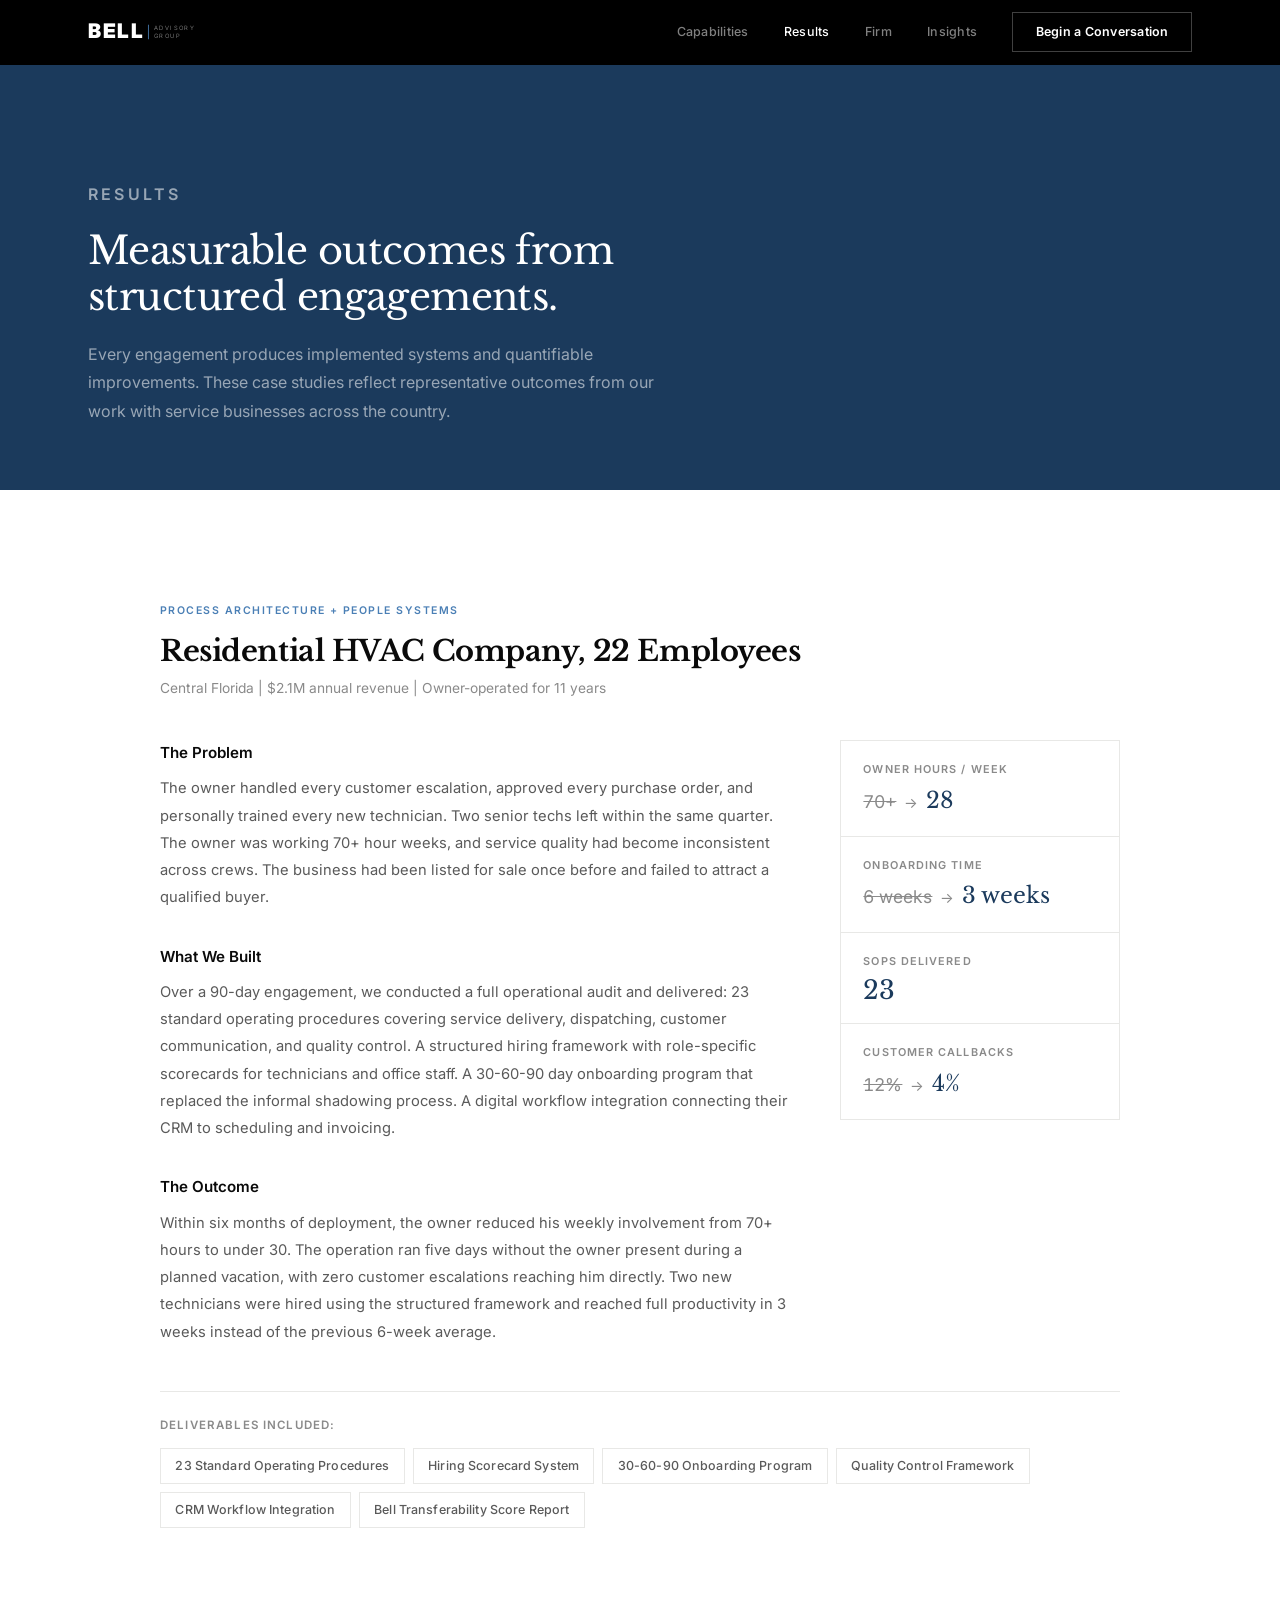
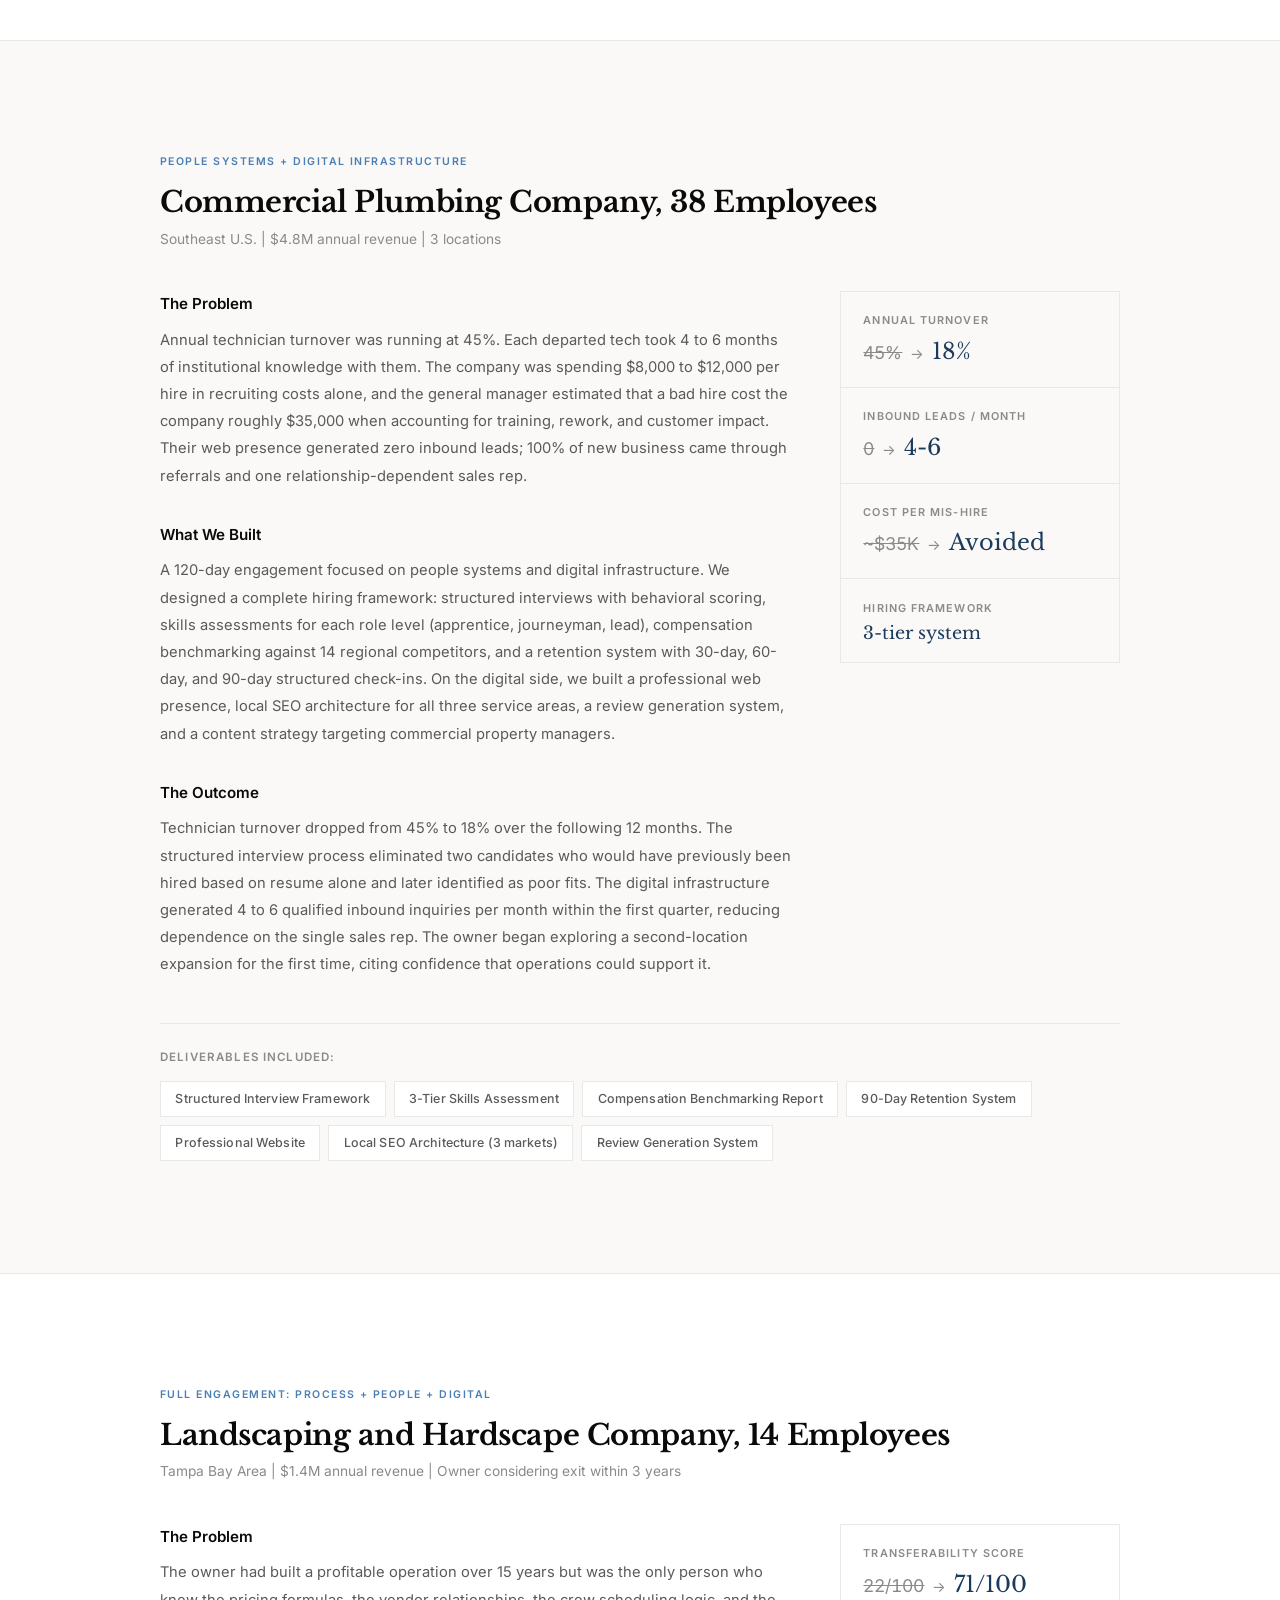
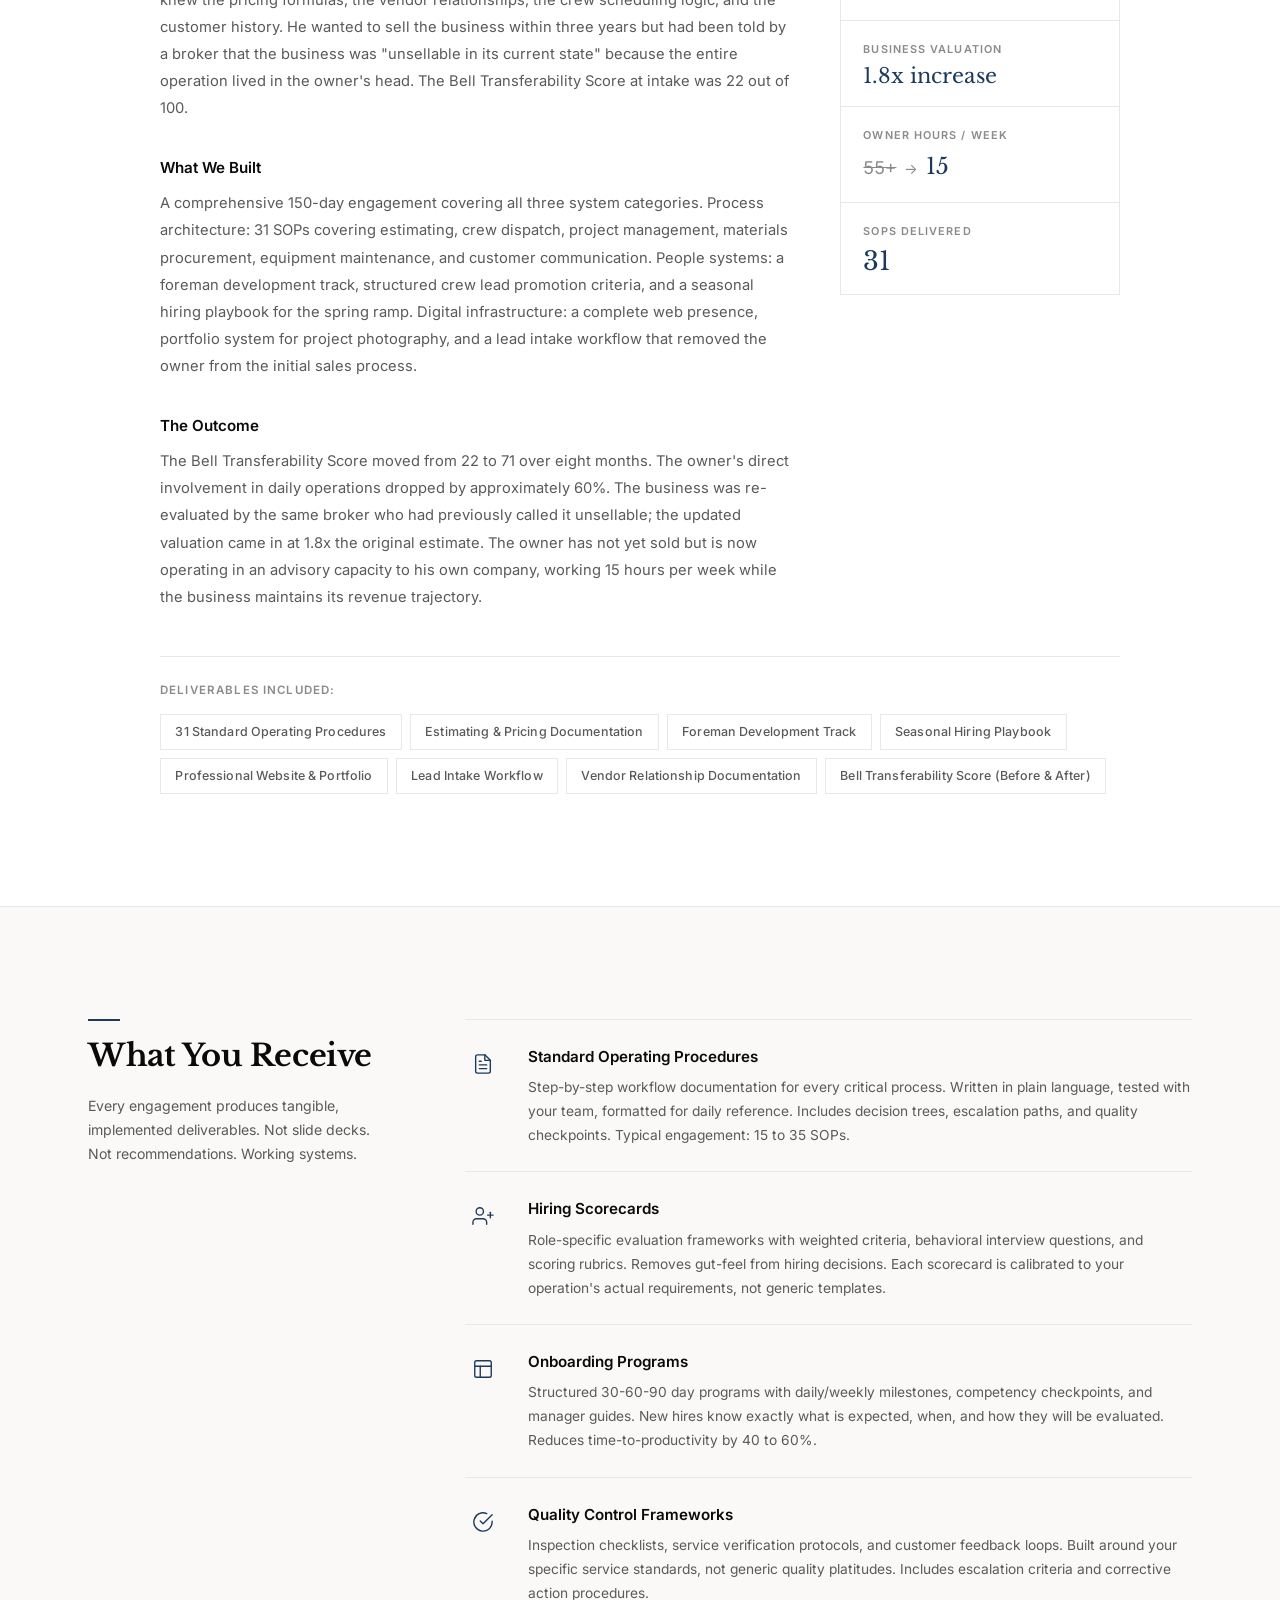
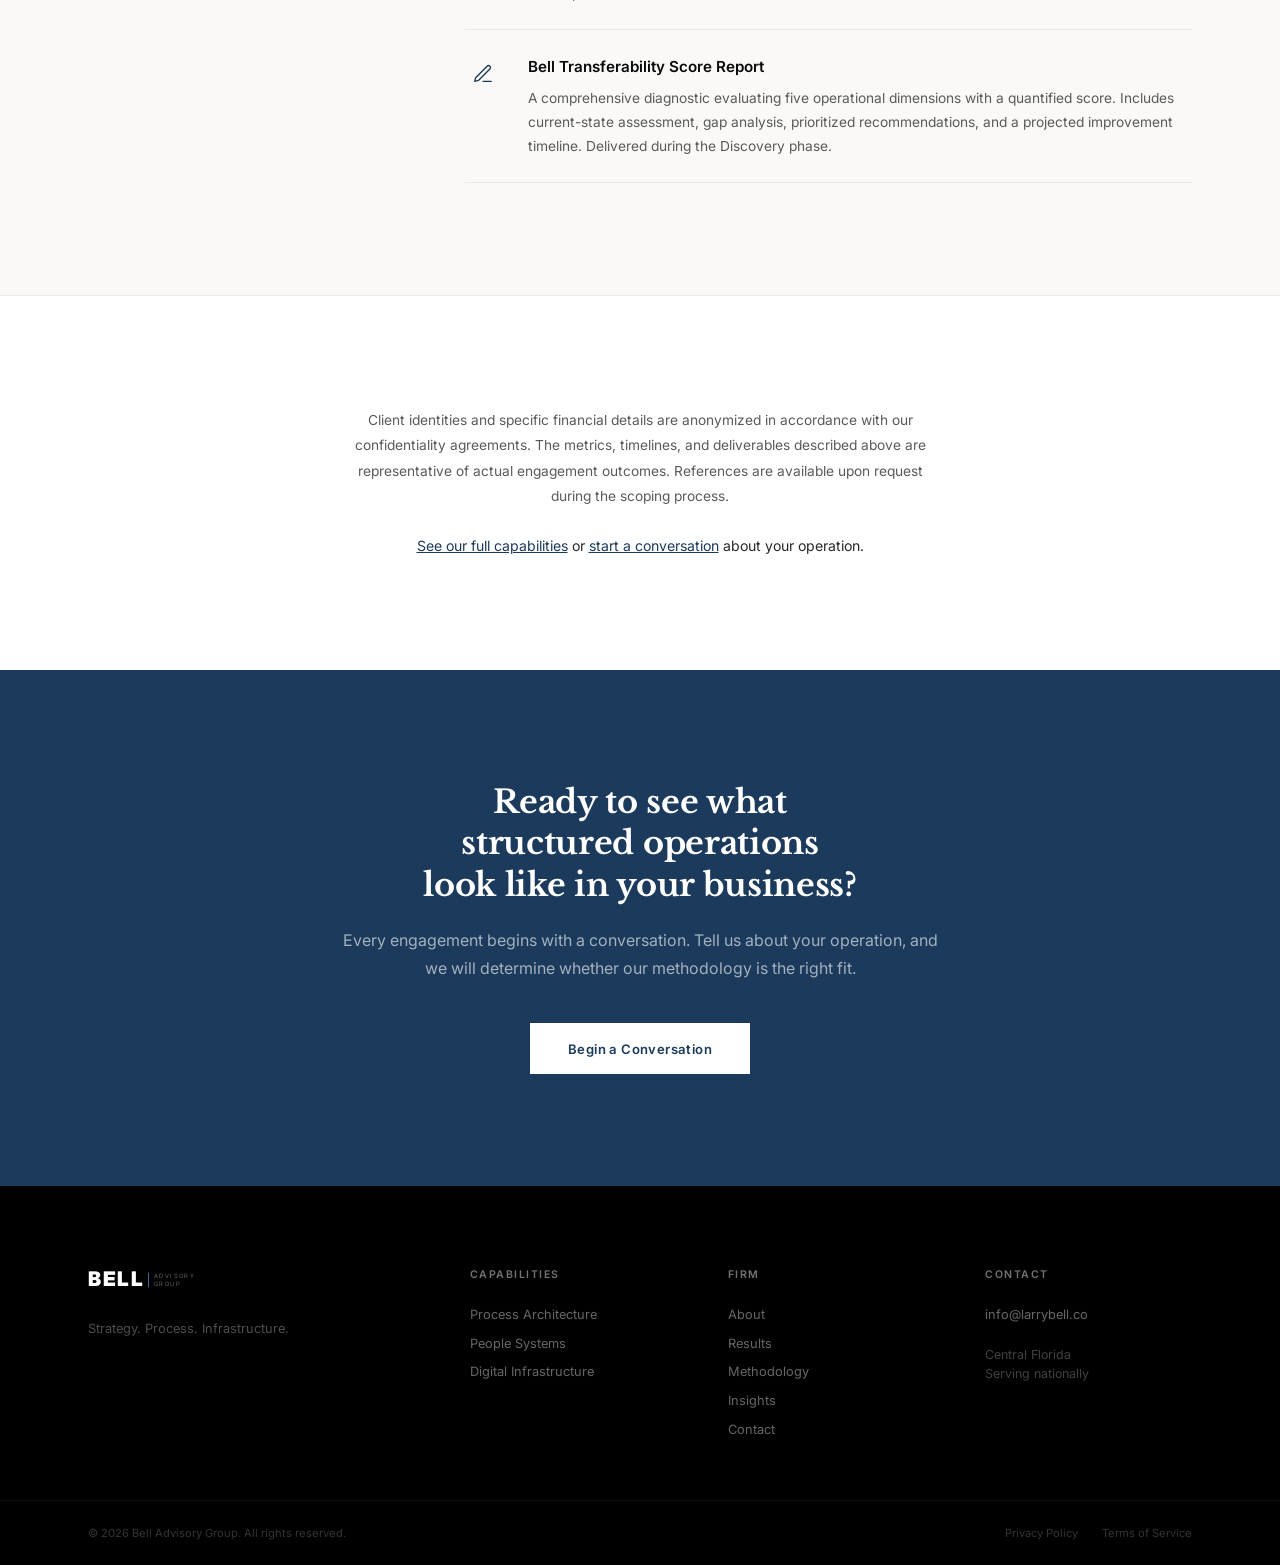
<file: results.html>
<!DOCTYPE html>
<html lang="en">
<head>
  <meta charset="UTF-8">
  <meta name="viewport" content="width=device-width, initial-scale=1.0">
  <title>Results | Bell Advisory Group</title>
  <meta name="description" content="Case studies and measurable outcomes from Bell Advisory Group engagements. Before-and-after metrics from HVAC, plumbing, and landscaping operations consulting projects.">
  <link rel="preconnect" href="https://fonts.googleapis.com">
  <link rel="preconnect" href="https://fonts.gstatic.com" crossorigin>
  <link href="https://fonts.googleapis.com/css2?family=Libre+Baskerville:ital,wght@0,400;0,700;1,400&family=Inter:opsz,wght@14..32,300;14..32,400;14..32,500;14..32,600;14..32,700&display=swap" rel="stylesheet">
  <link rel="stylesheet" href="style.css">
  <meta property="og:title" content="Results | Bell Advisory Group">
  <meta property="og:description" content="Case studies and measurable outcomes from operations consulting engagements with service businesses.">
  <meta property="og:type" content="website">
  <meta property="og:url" content="https://larrybell.co/results.html">
  <meta property="og:image" content="https://larrybell.co/og-image.png">
  <meta property="og:image:width" content="1200">
  <meta property="og:image:height" content="630">
  <meta name="twitter:card" content="summary_large_image">
  <meta name="twitter:image" content="https://larrybell.co/og-image.png">
  <meta name="twitter:title" content="Results | Bell Advisory Group">
  <meta name="twitter:description" content="Case studies and measurable outcomes from operations consulting engagements.">
  <link rel="canonical" href="https://larrybell.co/results.html">
  <link rel="icon" href="data:image/svg+xml,<svg xmlns='http://www.w3.org/2000/svg' viewBox='0 0 100 100'><rect width='100' height='100' rx='4' fill='%231B3A5C'/><text x='50' y='50' font-family='Inter,sans-serif' font-size='64' font-weight='900' fill='white' text-anchor='middle' dominant-baseline='central'>B</text></svg>">
  <script type="application/ld+json">
  {
    "@context": "https://schema.org",
    "@type": "WebPage",
    "name": "Results | Bell Advisory Group",
    "url": "https://larrybell.co/results.html",
    "description": "Case studies and measurable outcomes from Bell Advisory Group operations consulting engagements.",
    "breadcrumb": {
      "@type": "BreadcrumbList",
      "itemListElement": [
        { "@type": "ListItem", "position": 1, "name": "Home", "item": "https://larrybell.co/" },
        { "@type": "ListItem", "position": 2, "name": "Results", "item": "https://larrybell.co/results.html" }
      ]
    }
  }
  </script>
</head>
<body>

  <nav class="nav">
    <div class="nav-inner">
      <a href="/" class="nav-logo" aria-label="Bell Advisory Group">
        <svg class="logo-mark" viewBox="0 0 240 50" xmlns="http://www.w3.org/2000/svg" aria-hidden="true">
          <text x="0" y="35" font-family="Inter,sans-serif" font-size="36" font-weight="900" fill="currentColor" letter-spacing="3">BELL</text>
          <line x1="108" y1="12" x2="108" y2="38" stroke="var(--accent-vis)" stroke-width="1.5"/>
          <text x="118" y="22" font-family="Inter,sans-serif" font-size="10.5" font-weight="300" fill="currentColor" letter-spacing="2.5" opacity="0.6">ADVISORY</text>
          <text x="118" y="36" font-family="Inter,sans-serif" font-size="10.5" font-weight="300" fill="currentColor" letter-spacing="2.5" opacity="0.6">GROUP</text>
        </svg>
      </a>
      <button class="nav-toggle" aria-label="Menu" aria-expanded="false">
        <span></span><span></span><span></span>
      </button>
      <div class="nav-links" id="navLinks">
        <a href="/capabilities.html">Capabilities</a>
        <a href="/results.html">Results</a>
        <a href="/about.html">Firm</a>
        <a href="/insights.html">Insights</a>
        <a href="/contact.html" class="nav-cta">Begin a Conversation</a>
      </div>
    </div>
  </nav>

  <main>

  <section class="page-hero">
    <div class="page-hero-inner">
      <p class="page-hero-kicker">Results</p>
      <h1>Measurable outcomes from structured engagements.</h1>
      <p>Every engagement produces implemented systems and quantifiable improvements. These case studies reflect representative outcomes from our work with service businesses across the country.</p>
    </div>
  </section>

  <!-- CASE STUDY 1 -->
  <section class="content-section" id="case-hvac">
    <div style="max-width:var(--max-w);margin:0 auto;padding:0 var(--pad);">
      <div class="case-study reveal">
        <div class="case-study-header">
          <span class="case-study-tag">Process Architecture + People Systems</span>
          <h2>Residential HVAC Company, 22 Employees</h2>
          <p class="case-study-context">Central Florida | $2.1M annual revenue | Owner-operated for 11 years</p>
        </div>
        <div class="case-study-body">
          <div class="case-study-narrative">
            <h3>The Problem</h3>
            <p>The owner handled every customer escalation, approved every purchase order, and personally trained every new technician. Two senior techs left within the same quarter. The owner was working 70+ hour weeks, and service quality had become inconsistent across crews. The business had been listed for sale once before and failed to attract a qualified buyer.</p>
            <h3>What We Built</h3>
            <p>Over a 90-day engagement, we conducted a full operational audit and delivered: 23 standard operating procedures covering service delivery, dispatching, customer communication, and quality control. A structured hiring framework with role-specific scorecards for technicians and office staff. A 30-60-90 day onboarding program that replaced the informal shadowing process. A digital workflow integration connecting their CRM to scheduling and invoicing.</p>
            <h3>The Outcome</h3>
            <p>Within six months of deployment, the owner reduced his weekly involvement from 70+ hours to under 30. The operation ran five days without the owner present during a planned vacation, with zero customer escalations reaching him directly. Two new technicians were hired using the structured framework and reached full productivity in 3 weeks instead of the previous 6-week average.</p>
          </div>
          <div class="case-study-metrics">
            <div class="metric-card">
              <span class="metric-label">Owner Hours / Week</span>
              <div class="metric-change">
                <span class="metric-before">70+</span>
                <span class="metric-arrow">&rarr;</span>
                <span class="metric-after">28</span>
              </div>
            </div>
            <div class="metric-card">
              <span class="metric-label">Onboarding Time</span>
              <div class="metric-change">
                <span class="metric-before">6 weeks</span>
                <span class="metric-arrow">&rarr;</span>
                <span class="metric-after">3 weeks</span>
              </div>
            </div>
            <div class="metric-card">
              <span class="metric-label">SOPs Delivered</span>
              <div class="metric-change">
                <span class="metric-after" style="font-size:1.6rem;">23</span>
              </div>
            </div>
            <div class="metric-card">
              <span class="metric-label">Customer Callbacks</span>
              <div class="metric-change">
                <span class="metric-before">12%</span>
                <span class="metric-arrow">&rarr;</span>
                <span class="metric-after">4%</span>
              </div>
            </div>
          </div>
        </div>
        <div class="case-study-deliverables">
          <p class="deliverables-label">Deliverables included:</p>
          <div class="deliverable-tags">
            <span>23 Standard Operating Procedures</span>
            <span>Hiring Scorecard System</span>
            <span>30-60-90 Onboarding Program</span>
            <span>Quality Control Framework</span>
            <span>CRM Workflow Integration</span>
            <span>Bell Transferability Score Report</span>
          </div>
        </div>
      </div>
    </div>
  </section>

  <!-- CASE STUDY 2 -->
  <section class="content-section section-shaded" id="case-plumbing">
    <div style="max-width:var(--max-w);margin:0 auto;padding:0 var(--pad);">
      <div class="case-study reveal">
        <div class="case-study-header">
          <span class="case-study-tag">People Systems + Digital Infrastructure</span>
          <h2>Commercial Plumbing Company, 38 Employees</h2>
          <p class="case-study-context">Southeast U.S. | $4.8M annual revenue | 3 locations</p>
        </div>
        <div class="case-study-body">
          <div class="case-study-narrative">
            <h3>The Problem</h3>
            <p>Annual technician turnover was running at 45%. Each departed tech took 4 to 6 months of institutional knowledge with them. The company was spending $8,000 to $12,000 per hire in recruiting costs alone, and the general manager estimated that a bad hire cost the company roughly $35,000 when accounting for training, rework, and customer impact. Their web presence generated zero inbound leads; 100% of new business came through referrals and one relationship-dependent sales rep.</p>
            <h3>What We Built</h3>
            <p>A 120-day engagement focused on people systems and digital infrastructure. We designed a complete hiring framework: structured interviews with behavioral scoring, skills assessments for each role level (apprentice, journeyman, lead), compensation benchmarking against 14 regional competitors, and a retention system with 30-day, 60-day, and 90-day structured check-ins. On the digital side, we built a professional web presence, local SEO architecture for all three service areas, a review generation system, and a content strategy targeting commercial property managers.</p>
            <h3>The Outcome</h3>
            <p>Technician turnover dropped from 45% to 18% over the following 12 months. The structured interview process eliminated two candidates who would have previously been hired based on resume alone and later identified as poor fits. The digital infrastructure generated 4 to 6 qualified inbound inquiries per month within the first quarter, reducing dependence on the single sales rep. The owner began exploring a second-location expansion for the first time, citing confidence that operations could support it.</p>
          </div>
          <div class="case-study-metrics">
            <div class="metric-card">
              <span class="metric-label">Annual Turnover</span>
              <div class="metric-change">
                <span class="metric-before">45%</span>
                <span class="metric-arrow">&rarr;</span>
                <span class="metric-after">18%</span>
              </div>
            </div>
            <div class="metric-card">
              <span class="metric-label">Inbound Leads / Month</span>
              <div class="metric-change">
                <span class="metric-before">0</span>
                <span class="metric-arrow">&rarr;</span>
                <span class="metric-after">4-6</span>
              </div>
            </div>
            <div class="metric-card">
              <span class="metric-label">Cost per Mis-Hire</span>
              <div class="metric-change">
                <span class="metric-before">~$35K</span>
                <span class="metric-arrow">&rarr;</span>
                <span class="metric-after">Avoided</span>
              </div>
            </div>
            <div class="metric-card">
              <span class="metric-label">Hiring Framework</span>
              <div class="metric-change">
                <span class="metric-after" style="font-size:1.1rem;">3-tier system</span>
              </div>
            </div>
          </div>
        </div>
        <div class="case-study-deliverables">
          <p class="deliverables-label">Deliverables included:</p>
          <div class="deliverable-tags">
            <span>Structured Interview Framework</span>
            <span>3-Tier Skills Assessment</span>
            <span>Compensation Benchmarking Report</span>
            <span>90-Day Retention System</span>
            <span>Professional Website</span>
            <span>Local SEO Architecture (3 markets)</span>
            <span>Review Generation System</span>
          </div>
        </div>
      </div>
    </div>
  </section>

  <!-- CASE STUDY 3 -->
  <section class="content-section" id="case-landscaping">
    <div style="max-width:var(--max-w);margin:0 auto;padding:0 var(--pad);">
      <div class="case-study reveal">
        <div class="case-study-header">
          <span class="case-study-tag">Full Engagement: Process + People + Digital</span>
          <h2>Landscaping and Hardscape Company, 14 Employees</h2>
          <p class="case-study-context">Tampa Bay Area | $1.4M annual revenue | Owner considering exit within 3 years</p>
        </div>
        <div class="case-study-body">
          <div class="case-study-narrative">
            <h3>The Problem</h3>
            <p>The owner had built a profitable operation over 15 years but was the only person who knew the pricing formulas, the vendor relationships, the crew scheduling logic, and the customer history. He wanted to sell the business within three years but had been told by a broker that the business was "unsellable in its current state" because the entire operation lived in the owner's head. The Bell Transferability Score at intake was 22 out of 100.</p>
            <h3>What We Built</h3>
            <p>A comprehensive 150-day engagement covering all three system categories. Process architecture: 31 SOPs covering estimating, crew dispatch, project management, materials procurement, equipment maintenance, and customer communication. People systems: a foreman development track, structured crew lead promotion criteria, and a seasonal hiring playbook for the spring ramp. Digital infrastructure: a complete web presence, portfolio system for project photography, and a lead intake workflow that removed the owner from the initial sales process.</p>
            <h3>The Outcome</h3>
            <p>The Bell Transferability Score moved from 22 to 71 over eight months. The owner's direct involvement in daily operations dropped by approximately 60%. The business was re-evaluated by the same broker who had previously called it unsellable; the updated valuation came in at 1.8x the original estimate. The owner has not yet sold but is now operating in an advisory capacity to his own company, working 15 hours per week while the business maintains its revenue trajectory.</p>
          </div>
          <div class="case-study-metrics">
            <div class="metric-card">
              <span class="metric-label">Transferability Score</span>
              <div class="metric-change">
                <span class="metric-before">22/100</span>
                <span class="metric-arrow">&rarr;</span>
                <span class="metric-after">71/100</span>
              </div>
            </div>
            <div class="metric-card">
              <span class="metric-label">Business Valuation</span>
              <div class="metric-change">
                <span class="metric-after" style="font-size:1.3rem;">1.8x increase</span>
              </div>
            </div>
            <div class="metric-card">
              <span class="metric-label">Owner Hours / Week</span>
              <div class="metric-change">
                <span class="metric-before">55+</span>
                <span class="metric-arrow">&rarr;</span>
                <span class="metric-after">15</span>
              </div>
            </div>
            <div class="metric-card">
              <span class="metric-label">SOPs Delivered</span>
              <div class="metric-change">
                <span class="metric-after" style="font-size:1.6rem;">31</span>
              </div>
            </div>
          </div>
        </div>
        <div class="case-study-deliverables">
          <p class="deliverables-label">Deliverables included:</p>
          <div class="deliverable-tags">
            <span>31 Standard Operating Procedures</span>
            <span>Estimating & Pricing Documentation</span>
            <span>Foreman Development Track</span>
            <span>Seasonal Hiring Playbook</span>
            <span>Professional Website & Portfolio</span>
            <span>Lead Intake Workflow</span>
            <span>Vendor Relationship Documentation</span>
            <span>Bell Transferability Score (Before & After)</span>
          </div>
        </div>
      </div>
    </div>
  </section>

  <!-- SAMPLE DELIVERABLES -->
  <section class="content-section section-shaded" id="deliverables">
    <div class="content-inner reveal">
      <div class="content-left">
        <h2>What You Receive</h2>
        <p class="aside">Every engagement produces tangible, implemented deliverables. Not slide decks. Not recommendations. Working systems.</p>
      </div>
      <div class="content-right">
        <div class="deliverable-preview-list">
          <div class="deliverable-preview">
            <div class="deliverable-preview-icon">
              <svg viewBox="0 0 24 24" fill="none" stroke="currentColor" stroke-width="1.5" stroke-linecap="round" stroke-linejoin="round"><path d="M14 2H6a2 2 0 00-2 2v16a2 2 0 002 2h12a2 2 0 002-2V8z"/><polyline points="14 2 14 8 20 8"/><line x1="16" y1="13" x2="8" y2="13"/><line x1="16" y1="17" x2="8" y2="17"/><polyline points="10 9 9 9 8 9"/></svg>
            </div>
            <div>
              <h3>Standard Operating Procedures</h3>
              <p>Step-by-step workflow documentation for every critical process. Written in plain language, tested with your team, formatted for daily reference. Includes decision trees, escalation paths, and quality checkpoints. Typical engagement: 15 to 35 SOPs.</p>
            </div>
          </div>
          <div class="deliverable-preview">
            <div class="deliverable-preview-icon">
              <svg viewBox="0 0 24 24" fill="none" stroke="currentColor" stroke-width="1.5" stroke-linecap="round" stroke-linejoin="round"><path d="M16 21v-2a4 4 0 00-4-4H5a4 4 0 00-4 4v2"/><circle cx="8.5" cy="7" r="4"/><path d="M20 8v6"/><path d="M23 11h-6"/></svg>
            </div>
            <div>
              <h3>Hiring Scorecards</h3>
              <p>Role-specific evaluation frameworks with weighted criteria, behavioral interview questions, and scoring rubrics. Removes gut-feel from hiring decisions. Each scorecard is calibrated to your operation's actual requirements, not generic templates.</p>
            </div>
          </div>
          <div class="deliverable-preview">
            <div class="deliverable-preview-icon">
              <svg viewBox="0 0 24 24" fill="none" stroke="currentColor" stroke-width="1.5" stroke-linecap="round" stroke-linejoin="round"><rect x="3" y="3" width="18" height="18" rx="2"/><path d="M3 9h18"/><path d="M9 21V9"/></svg>
            </div>
            <div>
              <h3>Onboarding Programs</h3>
              <p>Structured 30-60-90 day programs with daily/weekly milestones, competency checkpoints, and manager guides. New hires know exactly what is expected, when, and how they will be evaluated. Reduces time-to-productivity by 40 to 60%.</p>
            </div>
          </div>
          <div class="deliverable-preview">
            <div class="deliverable-preview-icon">
              <svg viewBox="0 0 24 24" fill="none" stroke="currentColor" stroke-width="1.5" stroke-linecap="round" stroke-linejoin="round"><path d="M22 11.08V12a10 10 0 11-5.93-9.14"/><polyline points="22 4 12 14.01 9 11.01"/></svg>
            </div>
            <div>
              <h3>Quality Control Frameworks</h3>
              <p>Inspection checklists, service verification protocols, and customer feedback loops. Built around your specific service standards, not generic quality platitudes. Includes escalation criteria and corrective action procedures.</p>
            </div>
          </div>
          <div class="deliverable-preview">
            <div class="deliverable-preview-icon">
              <svg viewBox="0 0 24 24" fill="none" stroke="currentColor" stroke-width="1.5" stroke-linecap="round" stroke-linejoin="round"><path d="M12 20h9"/><path d="M16.5 3.5a2.12 2.12 0 013 3L7 19l-4 1 1-4z"/></svg>
            </div>
            <div>
              <h3>Bell Transferability Score Report</h3>
              <p>A comprehensive diagnostic evaluating five operational dimensions with a quantified score. Includes current-state assessment, gap analysis, prioritized recommendations, and a projected improvement timeline. Delivered during the Discovery phase.</p>
            </div>
          </div>
        </div>
      </div>
    </div>
  </section>

  <!-- CONFIDENTIALITY NOTE -->
  <section class="content-section">
    <div style="max-width:700px;margin:0 auto;padding:0 var(--pad);text-align:center;">
      <p style="font-size:0.86rem;color:var(--text-sec);line-height:1.85;">Client identities and specific financial details are anonymized in accordance with our confidentiality agreements. The metrics, timelines, and deliverables described above are representative of actual engagement outcomes. References are available upon request during the scoping process.</p>
      <p style="margin-top:1.5rem;font-size:0.88rem;"><a href="/capabilities.html" style="color:var(--accent);text-decoration:underline;">See our full capabilities</a> or <a href="/contact.html" style="color:var(--accent);text-decoration:underline;">start a conversation</a> about your operation.</p>
    </div>
  </section>

  <section class="cta-band">
    <div class="cta-band-inner">
      <h2>Ready to see what structured operations look like in your business?</h2>
      <p>Every engagement begins with a conversation. Tell us about your operation, and we will determine whether our methodology is the right fit.</p>
      <a href="/contact.html" class="cta-btn">Begin a Conversation</a>
    </div>
  </section>

  </main>

  <footer class="footer">
    <div class="footer-inner">
      <div class="footer-col footer-col-brand">
        <svg class="footer-logo-mark" viewBox="0 0 240 50" xmlns="http://www.w3.org/2000/svg" aria-hidden="true">
          <text x="0" y="35" font-family="Inter,sans-serif" font-size="36" font-weight="900" fill="white" letter-spacing="3">BELL</text>
          <line x1="108" y1="12" x2="108" y2="38" stroke="var(--accent-vis)" stroke-width="1.5"/>
          <text x="118" y="22" font-family="Inter,sans-serif" font-size="10.5" font-weight="300" fill="rgba(255,255,255,0.5)" letter-spacing="2.5">ADVISORY</text>
          <text x="118" y="36" font-family="Inter,sans-serif" font-size="10.5" font-weight="300" fill="rgba(255,255,255,0.5)" letter-spacing="2.5">GROUP</text>
        </svg>
        <p class="footer-desc">Strategy. Process. Infrastructure.</p>
      </div>
      <div class="footer-col">
        <p class="footer-col-heading">Capabilities</p>
        <a href="/capabilities.html#process">Process Architecture</a>
        <a href="/capabilities.html#people">People Systems</a>
        <a href="/capabilities.html#digital">Digital Infrastructure</a>
      </div>
      <div class="footer-col">
        <p class="footer-col-heading">Firm</p>
        <a href="/about.html">About</a>
        <a href="/results.html">Results</a>
        <a href="/capabilities.html">Methodology</a>
        <a href="/insights.html">Insights</a>
        <a href="/contact.html">Contact</a>
      </div>
      <div class="footer-col">
        <p class="footer-col-heading">Contact</p>
        <a href="mailto:info@larrybell.co">info@larrybell.co</a>
        <p class="footer-location">Central Florida<br>Serving nationally</p>
      </div>
    </div>
    <div class="footer-bottom">
      <div class="footer-bottom-inner">
        <p>&copy; 2026 Bell Advisory Group. All rights reserved.</p>
        <div class="footer-bottom-links">
          <a href="/privacy.html">Privacy Policy</a>
          <a href="/terms.html">Terms of Service</a>
        </div>
      </div>
    </div>
  </footer>

  <script src="main.js" defer></script>
</body>
</html>
</file>
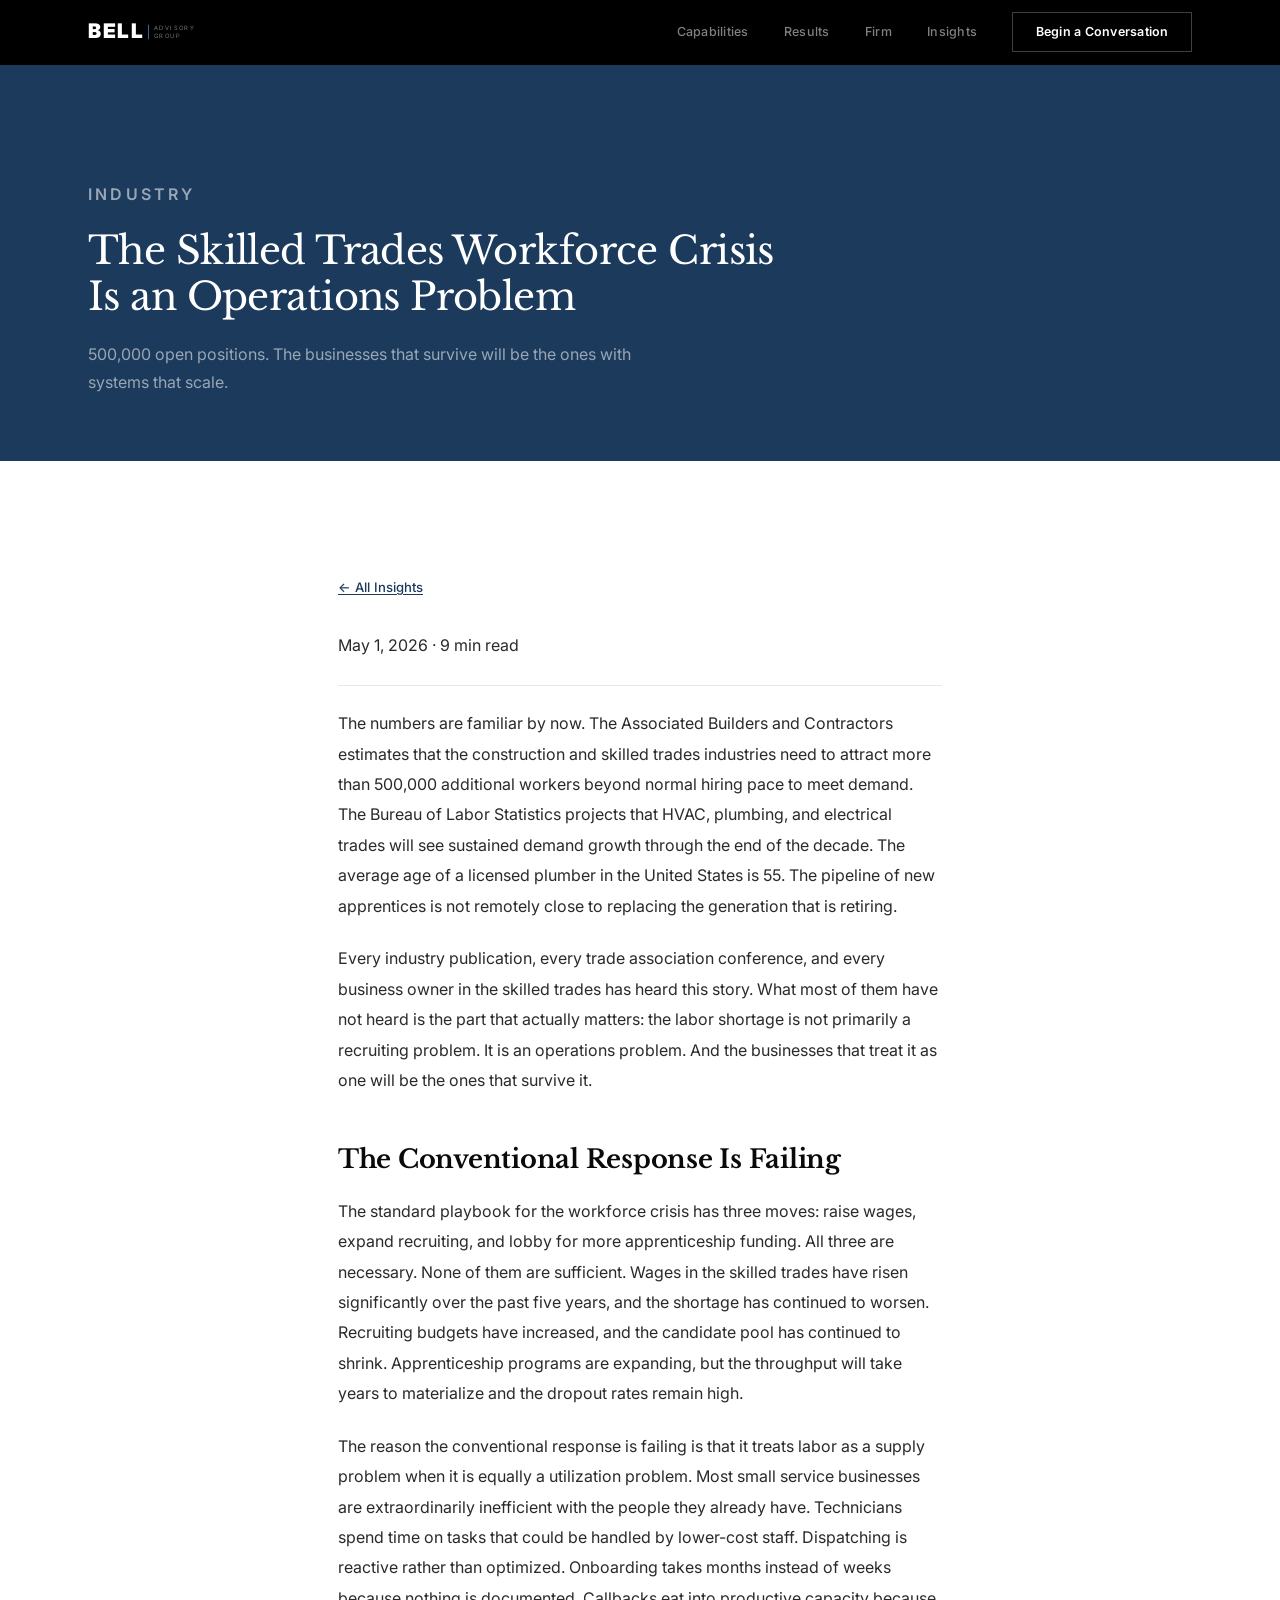
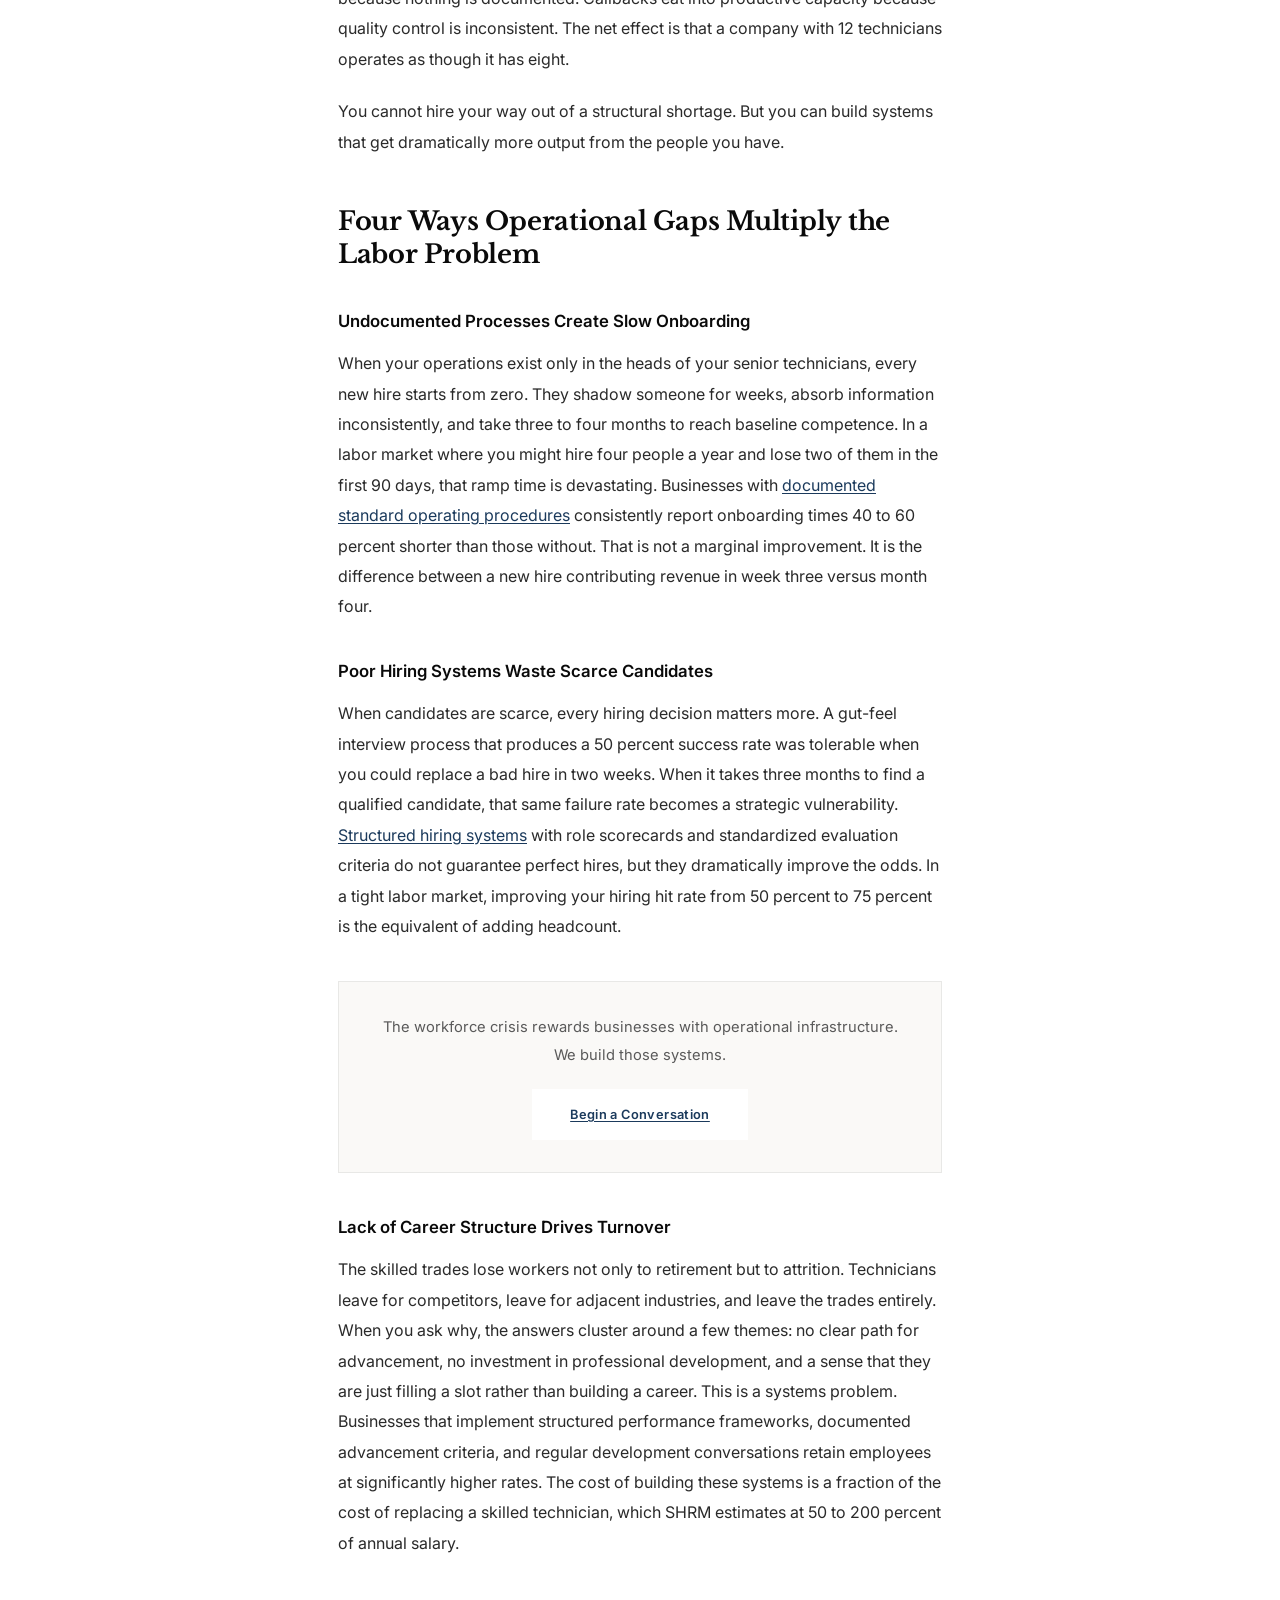
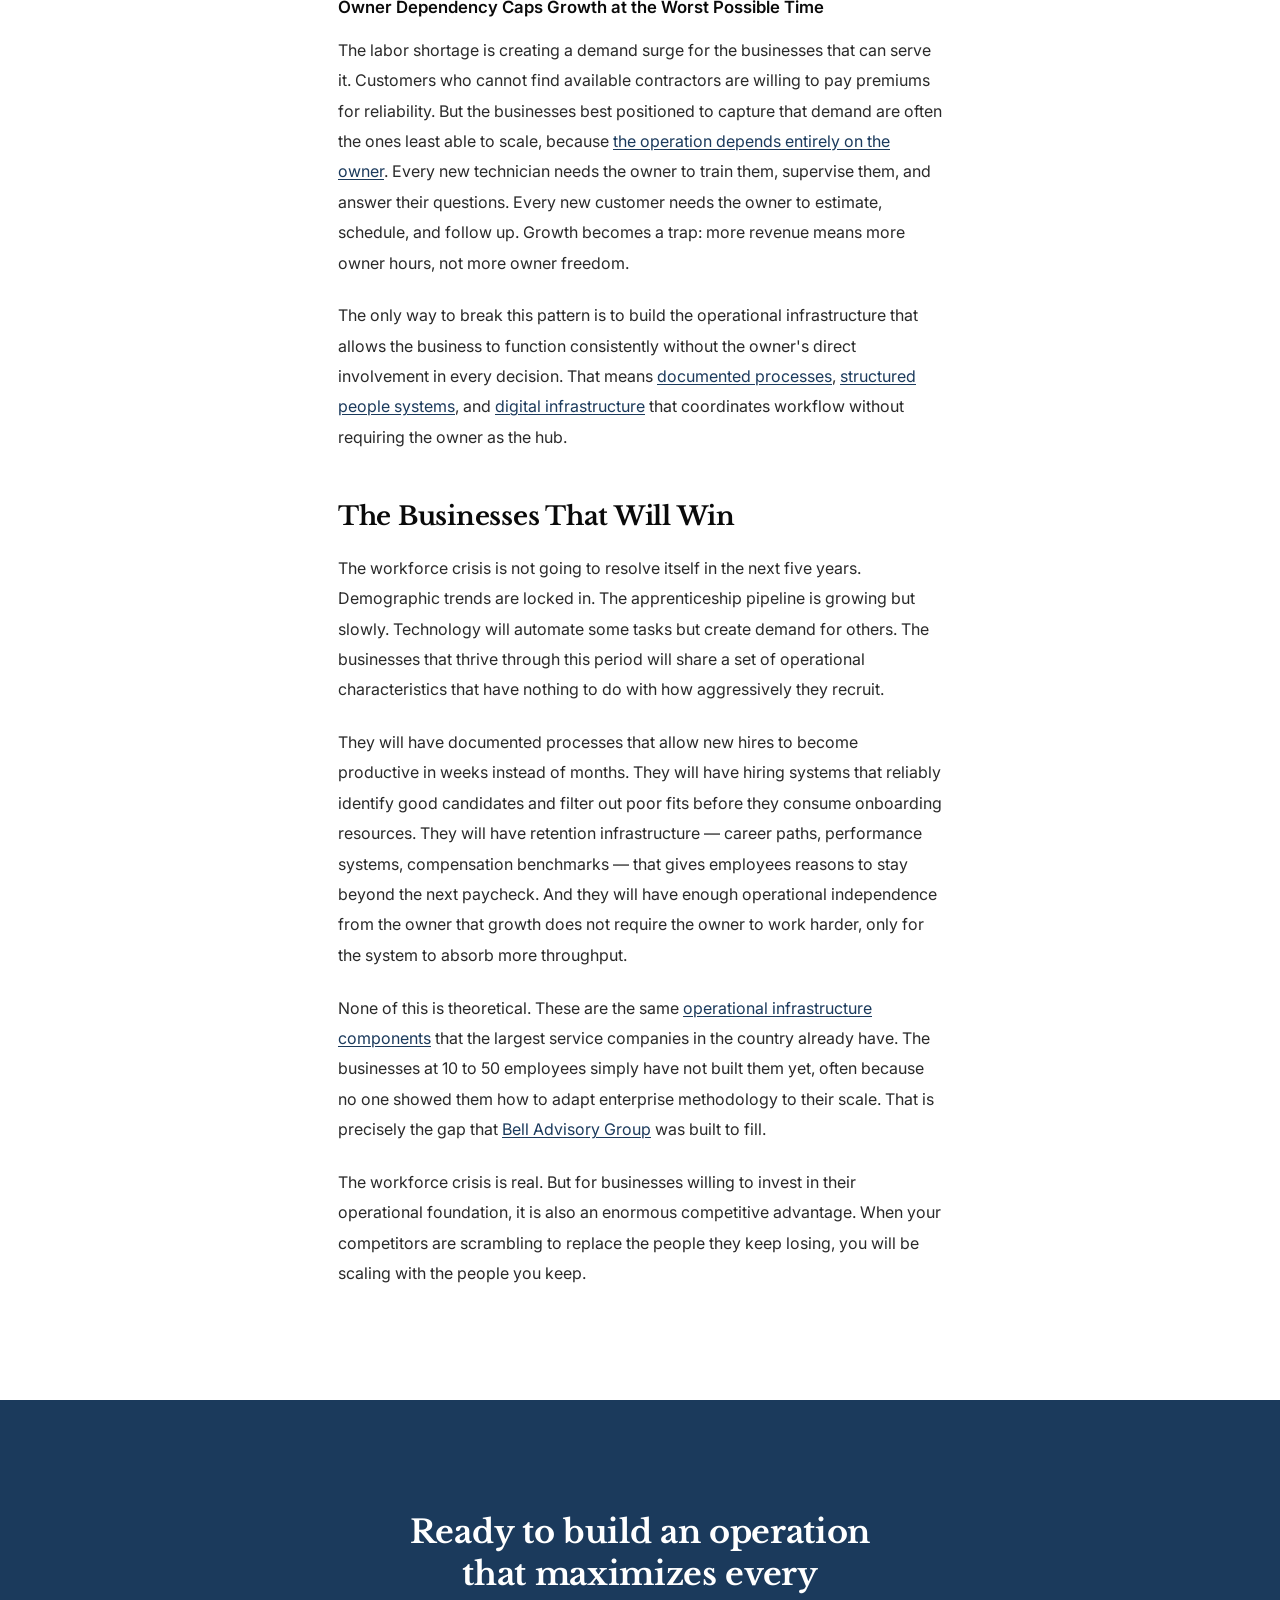
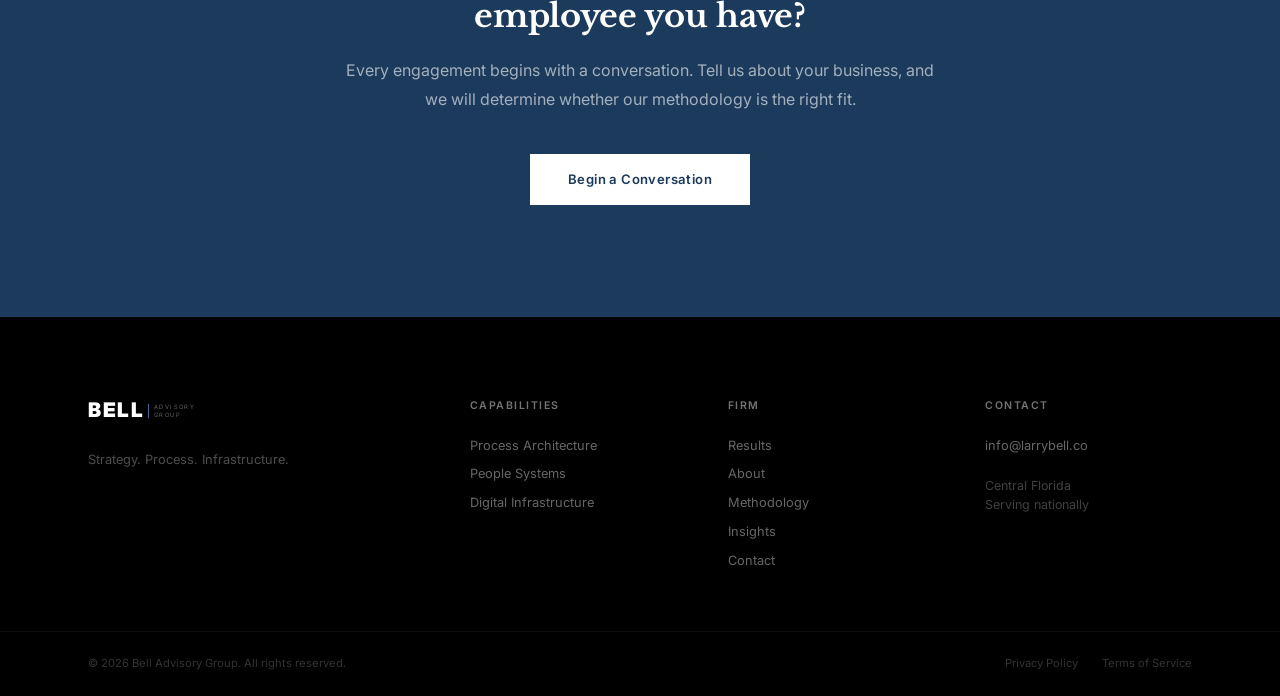
<file: skilled-trades-workforce-crisis.html>
<!DOCTYPE html>
<html lang="en">
<head>
  <meta charset="UTF-8">
  <meta name="viewport" content="width=device-width, initial-scale=1.0">
  <title>The Skilled Trades Workforce Crisis Is an Operations Problem | Bell Advisory Group</title>
  <meta name="description" content="500,000 skilled trades positions are unfilled in the U.S. The businesses that survive will be the ones with operational systems that maximize every employee they have. Here is why this is an operations problem, not just a labor problem.">
  <link rel="preconnect" href="https://fonts.googleapis.com">
  <link rel="preconnect" href="https://fonts.gstatic.com" crossorigin>
  <link href="https://fonts.googleapis.com/css2?family=Libre+Baskerville:ital,wght@0,400;0,700;1,400&family=Inter:opsz,wght@14..32,300;14..32,400;14..32,500;14..32,600;14..32,700&display=swap" rel="stylesheet">
  <link rel="stylesheet" href="style.css">
  <meta property="og:title" content="The Skilled Trades Workforce Crisis Is an Operations Problem | Bell Advisory Group">
  <meta property="og:description" content="500,000 unfilled positions. The businesses that survive will be the ones with systems that scale.">
  <meta property="og:type" content="article">
  <meta property="og:url" content="https://larrybell.co/skilled-trades-workforce-crisis.html">
  <meta property="og:image" content="https://larrybell.co/og-image.png">
  <meta property="og:image:width" content="1200">
  <meta property="og:image:height" content="630">
  <meta name="twitter:card" content="summary_large_image">
  <meta name="twitter:title" content="The Skilled Trades Workforce Crisis Is an Operations Problem | Bell Advisory Group">
  <meta name="twitter:description" content="500,000 unfilled positions. The businesses that survive will be the ones with systems that scale.">
  <meta name="twitter:image" content="https://larrybell.co/og-image.png">
  <link rel="canonical" href="https://larrybell.co/skilled-trades-workforce-crisis.html">
  <link rel="icon" href="data:image/svg+xml,<svg xmlns='http://www.w3.org/2000/svg' viewBox='0 0 100 100'><rect width='100' height='100' rx='4' fill='%231B3A5C'/><text x='50' y='50' font-family='Inter,sans-serif' font-size='64' font-weight='900' fill='white' text-anchor='middle' dominant-baseline='central'>B</text></svg>">
  <script type="application/ld+json">
  {
    "@context": "https://schema.org",
    "@type": "Article",
    "headline": "The Skilled Trades Workforce Crisis Is an Operations Problem",
    "description": "500,000 skilled trades positions are unfilled. The businesses that survive will be the ones with operational systems that maximize every employee they have.",
    "author": { "@type": "Person", "name": "Larry Bell", "jobTitle": "Managing Consultant" },
    "publisher": { "@type": "Organization", "name": "Bell Advisory Group", "url": "https://larrybell.co" },
    "datePublished": "2026-05-01",
    "dateModified": "2026-05-01",
    "mainEntityOfPage": "https://larrybell.co/skilled-trades-workforce-crisis.html",
    "keywords": ["skilled trades shortage", "workforce crisis", "home service business", "operations", "employee retention", "HVAC workforce", "plumbing workforce", "trades labor shortage"]
  }
  </script>
  <script type="application/ld+json">
  {
    "@context": "https://schema.org",
    "@type": "WebPage",
    "name": "The Skilled Trades Workforce Crisis Is an Operations Problem | Bell Advisory Group",
    "url": "https://larrybell.co/skilled-trades-workforce-crisis.html",
    "breadcrumb": {
      "@type": "BreadcrumbList",
      "itemListElement": [
        { "@type": "ListItem", "position": 1, "name": "Home", "item": "https://larrybell.co/" },
        { "@type": "ListItem", "position": 2, "name": "Insights", "item": "https://larrybell.co/insights.html" },
        { "@type": "ListItem", "position": 3, "name": "The Skilled Trades Workforce Crisis Is an Operations Problem", "item": "https://larrybell.co/skilled-trades-workforce-crisis.html" }
      ]
    }
  }
  </script>
</head>
<body>

  <nav class="nav">
    <div class="nav-inner">
      <a href="/" class="nav-logo" aria-label="Bell Advisory Group">
        <svg class="logo-mark" viewBox="0 0 240 50" xmlns="http://www.w3.org/2000/svg" aria-hidden="true">
          <text x="0" y="35" font-family="Inter,sans-serif" font-size="36" font-weight="900" fill="currentColor" letter-spacing="3">BELL</text>
          <line x1="108" y1="12" x2="108" y2="38" stroke="var(--accent-vis)" stroke-width="1.5"/>
          <text x="118" y="22" font-family="Inter,sans-serif" font-size="10.5" font-weight="300" fill="currentColor" letter-spacing="2.5" opacity="0.6">ADVISORY</text>
          <text x="118" y="36" font-family="Inter,sans-serif" font-size="10.5" font-weight="300" fill="currentColor" letter-spacing="2.5" opacity="0.6">GROUP</text>
        </svg>
      </a>
      <button class="nav-toggle" aria-label="Menu" aria-expanded="false">
        <span></span><span></span><span></span>
      </button>
      <div class="nav-links" id="navLinks">
        <a href="/capabilities.html">Capabilities</a>
        <a href="/results.html">Results</a>
        <a href="/about.html">Firm</a>
        <a href="/insights.html">Insights</a>
        <a href="/contact.html" class="nav-cta">Begin a Conversation</a>
      </div>
    </div>
  </nav>

  <main>

  <section class="page-hero">
    <div class="page-hero-inner">
      <p class="page-hero-kicker">Industry</p>
      <h1>The Skilled Trades Workforce Crisis Is an Operations Problem</h1>
      <p>500,000 open positions. The businesses that survive will be the ones with systems that scale.</p>
    </div>
  </section>

  <section class="content-section">
    <div class="article-body">
      <a href="/insights.html" class="article-back">&larr; All Insights</a>
      <p class="article-meta">May 1, 2026 &middot; 9 min read</p>

      <p>The numbers are familiar by now. The Associated Builders and Contractors estimates that the construction and skilled trades industries need to attract more than 500,000 additional workers beyond normal hiring pace to meet demand. The Bureau of Labor Statistics projects that HVAC, plumbing, and electrical trades will see sustained demand growth through the end of the decade. The average age of a licensed plumber in the United States is 55. The pipeline of new apprentices is not remotely close to replacing the generation that is retiring.</p>

      <p>Every industry publication, every trade association conference, and every business owner in the skilled trades has heard this story. What most of them have not heard is the part that actually matters: the labor shortage is not primarily a recruiting problem. It is an operations problem. And the businesses that treat it as one will be the ones that survive it.</p>

      <h2>The Conventional Response Is Failing</h2>

      <p>The standard playbook for the workforce crisis has three moves: raise wages, expand recruiting, and lobby for more apprenticeship funding. All three are necessary. None of them are sufficient. Wages in the skilled trades have risen significantly over the past five years, and the shortage has continued to worsen. Recruiting budgets have increased, and the candidate pool has continued to shrink. Apprenticeship programs are expanding, but the throughput will take years to materialize and the dropout rates remain high.</p>

      <p>The reason the conventional response is failing is that it treats labor as a supply problem when it is equally a utilization problem. Most small service businesses are extraordinarily inefficient with the people they already have. Technicians spend time on tasks that could be handled by lower-cost staff. Dispatching is reactive rather than optimized. Onboarding takes months instead of weeks because nothing is documented. Callbacks eat into productive capacity because quality control is inconsistent. The net effect is that a company with 12 technicians operates as though it has eight.</p>

      <p>You cannot hire your way out of a structural shortage. But you can build systems that get dramatically more output from the people you have.</p>

      <h2>Four Ways Operational Gaps Multiply the Labor Problem</h2>

      <h3>Undocumented Processes Create Slow Onboarding</h3>

      <p>When your operations exist only in the heads of your senior technicians, every new hire starts from zero. They shadow someone for weeks, absorb information inconsistently, and take three to four months to reach baseline competence. In a labor market where you might hire four people a year and lose two of them in the first 90 days, that ramp time is devastating. Businesses with <a href="/cost-of-undocumented-operations.html">documented standard operating procedures</a> consistently report onboarding times 40 to 60 percent shorter than those without. That is not a marginal improvement. It is the difference between a new hire contributing revenue in week three versus month four.</p>

      <h3>Poor Hiring Systems Waste Scarce Candidates</h3>

      <p>When candidates are scarce, every hiring decision matters more. A gut-feel interview process that produces a 50 percent success rate was tolerable when you could replace a bad hire in two weeks. When it takes three months to find a qualified candidate, that same failure rate becomes a strategic vulnerability. <a href="/hiring-system-that-outlasts-any-manager.html">Structured hiring systems</a> with role scorecards and standardized evaluation criteria do not guarantee perfect hires, but they dramatically improve the odds. In a tight labor market, improving your hiring hit rate from 50 percent to 75 percent is the equivalent of adding headcount.</p>

      <div class="article-cta-inline">
        <p>The workforce crisis rewards businesses with operational infrastructure. We build those systems.</p>
        <a href="/contact.html" class="cta-btn">Begin a Conversation</a>
      </div>

      <h3>Lack of Career Structure Drives Turnover</h3>

      <p>The skilled trades lose workers not only to retirement but to attrition. Technicians leave for competitors, leave for adjacent industries, and leave the trades entirely. When you ask why, the answers cluster around a few themes: no clear path for advancement, no investment in professional development, and a sense that they are just filling a slot rather than building a career. This is a systems problem. Businesses that implement structured performance frameworks, documented advancement criteria, and regular development conversations retain employees at significantly higher rates. The cost of building these systems is a fraction of the cost of replacing a skilled technician, which SHRM estimates at 50 to 200 percent of annual salary.</p>

      <h3>Owner Dependency Caps Growth at the Worst Possible Time</h3>

      <p>The labor shortage is creating a demand surge for the businesses that can serve it. Customers who cannot find available contractors are willing to pay premiums for reliability. But the businesses best positioned to capture that demand are often the ones least able to scale, because <a href="/why-businesses-fail-to-sell.html">the operation depends entirely on the owner</a>. Every new technician needs the owner to train them, supervise them, and answer their questions. Every new customer needs the owner to estimate, schedule, and follow up. Growth becomes a trap: more revenue means more owner hours, not more owner freedom.</p>

      <p>The only way to break this pattern is to build the operational infrastructure that allows the business to function consistently without the owner's direct involvement in every decision. That means <a href="/capabilities.html#process">documented processes</a>, <a href="/capabilities.html#people">structured people systems</a>, and <a href="/capabilities.html#digital">digital infrastructure</a> that coordinates workflow without requiring the owner as the hub.</p>

      <h2>The Businesses That Will Win</h2>

      <p>The workforce crisis is not going to resolve itself in the next five years. Demographic trends are locked in. The apprenticeship pipeline is growing but slowly. Technology will automate some tasks but create demand for others. The businesses that thrive through this period will share a set of operational characteristics that have nothing to do with how aggressively they recruit.</p>

      <p>They will have documented processes that allow new hires to become productive in weeks instead of months. They will have hiring systems that reliably identify good candidates and filter out poor fits before they consume onboarding resources. They will have retention infrastructure — career paths, performance systems, compensation benchmarks — that gives employees reasons to stay beyond the next paycheck. And they will have enough operational independence from the owner that growth does not require the owner to work harder, only for the system to absorb more throughput.</p>

      <p>None of this is theoretical. These are the same <a href="/capabilities.html">operational infrastructure components</a> that the largest service companies in the country already have. The businesses at 10 to 50 employees simply have not built them yet, often because no one showed them how to adapt enterprise methodology to their scale. That is precisely the gap that <a href="/about.html">Bell Advisory Group</a> was built to fill.</p>

      <p>The workforce crisis is real. But for businesses willing to invest in their operational foundation, it is also an enormous competitive advantage. When your competitors are scrambling to replace the people they keep losing, you will be scaling with the people you keep.</p>
    </div>
  </section>

  <section class="cta-band">
    <div class="cta-band-inner">
      <h2>Ready to build an operation that maximizes every employee you have?</h2>
      <p>Every engagement begins with a conversation. Tell us about your business, and we will determine whether our methodology is the right fit.</p>
      <a href="/contact.html" class="cta-btn">Begin a Conversation</a>
    </div>
  </section>

  </main>

  <footer class="footer">
    <div class="footer-inner">
      <div class="footer-col footer-col-brand">
        <svg class="footer-logo-mark" viewBox="0 0 240 50" xmlns="http://www.w3.org/2000/svg" aria-hidden="true">
          <text x="0" y="35" font-family="Inter,sans-serif" font-size="36" font-weight="900" fill="white" letter-spacing="3">BELL</text>
          <line x1="108" y1="12" x2="108" y2="38" stroke="var(--accent-vis)" stroke-width="1.5"/>
          <text x="118" y="22" font-family="Inter,sans-serif" font-size="10.5" font-weight="300" fill="rgba(255,255,255,0.5)" letter-spacing="2.5">ADVISORY</text>
          <text x="118" y="36" font-family="Inter,sans-serif" font-size="10.5" font-weight="300" fill="rgba(255,255,255,0.5)" letter-spacing="2.5">GROUP</text>
        </svg>
        <p class="footer-desc">Strategy. Process. Infrastructure.</p>
      </div>
      <div class="footer-col">
        <p class="footer-col-heading">Capabilities</p>
        <a href="/capabilities.html#process">Process Architecture</a>
        <a href="/capabilities.html#people">People Systems</a>
        <a href="/capabilities.html#digital">Digital Infrastructure</a>
      </div>
      <div class="footer-col">
        <p class="footer-col-heading">Firm</p>
        <a href="/results.html">Results</a>
        <a href="/about.html">About</a>
        <a href="/capabilities.html">Methodology</a>
        <a href="/insights.html">Insights</a>
        <a href="/contact.html">Contact</a>
      </div>
      <div class="footer-col">
        <p class="footer-col-heading">Contact</p>
        <a href="mailto:info@larrybell.co">info@larrybell.co</a>
        <p class="footer-location">Central Florida<br>Serving nationally</p>
      </div>
    </div>
    <div class="footer-bottom">
      <div class="footer-bottom-inner">
        <p>&copy; 2026 Bell Advisory Group. All rights reserved.</p>
        <div class="footer-bottom-links">
          <a href="/privacy.html">Privacy Policy</a>
          <a href="/terms.html">Terms of Service</a>
        </div>
      </div>
    </div>
  </footer>

  <script src="main.js" defer></script>
</body>
</html>
</file>
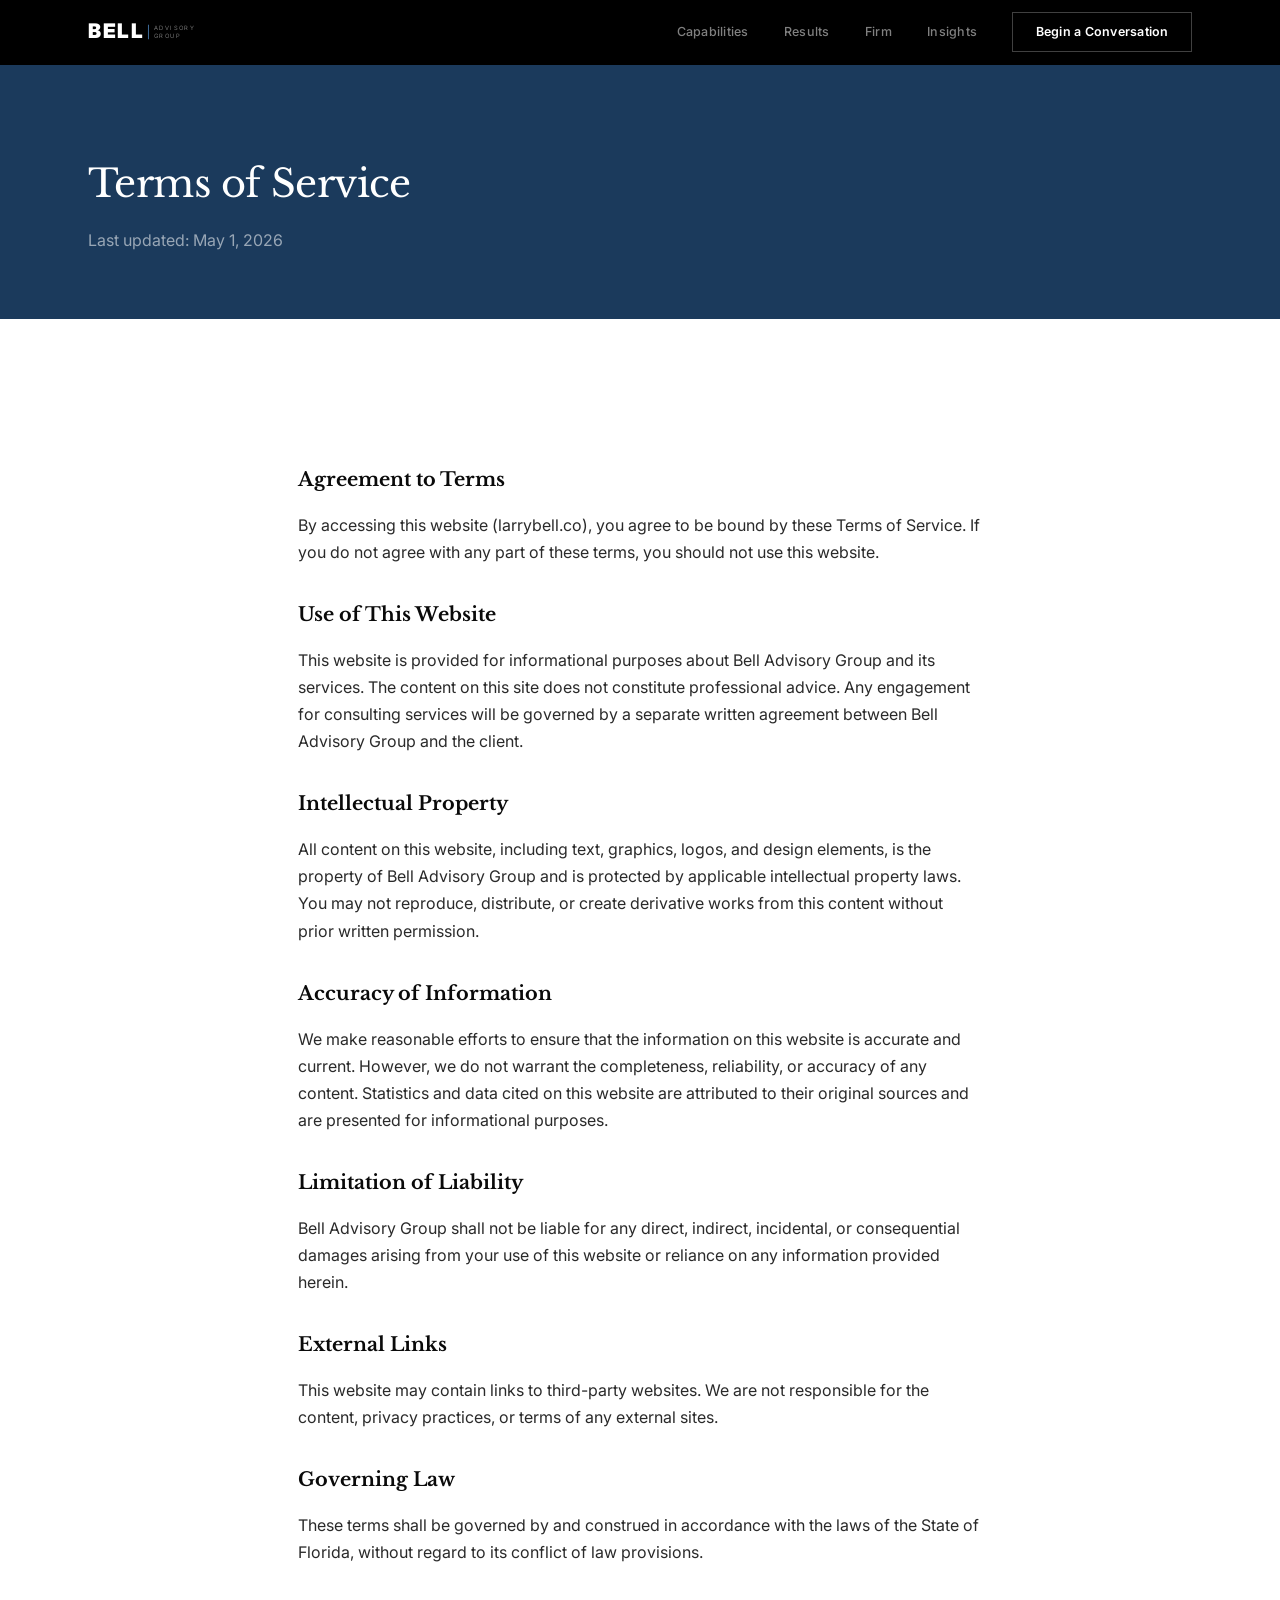
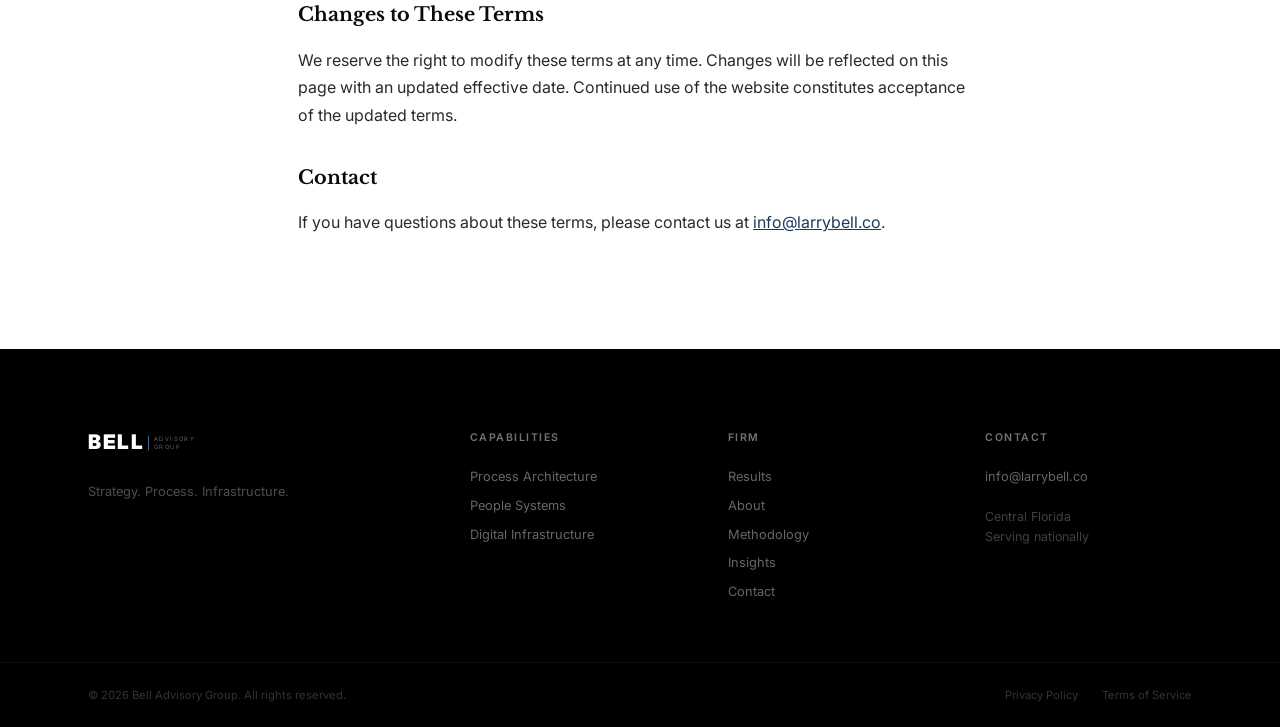
<file: terms.html>
<!DOCTYPE html>
<html lang="en">
<head>
  <meta charset="UTF-8">
  <meta name="viewport" content="width=device-width, initial-scale=1.0">
  <title>Terms of Service | Bell Advisory Group</title>
  <meta name="robots" content="noindex">
  <link rel="preconnect" href="https://fonts.googleapis.com">
  <link rel="preconnect" href="https://fonts.gstatic.com" crossorigin>
  <link href="https://fonts.googleapis.com/css2?family=Libre+Baskerville:ital,wght@0,400;0,700;1,400&family=Inter:opsz,wght@14..32,300;14..32,400;14..32,500;14..32,600;14..32,700&display=swap" rel="stylesheet">
  <link rel="stylesheet" href="style.css">
  <link rel="icon" href="data:image/svg+xml,<svg xmlns='http://www.w3.org/2000/svg' viewBox='0 0 100 100'><rect width='100' height='100' rx='4' fill='%231B3A5C'/><text x='50' y='50' font-family='Inter,sans-serif' font-size='64' font-weight='900' fill='white' text-anchor='middle' dominant-baseline='central'>B</text></svg>">
</head>
<body>

  <nav class="nav">
    <div class="nav-inner">
      <a href="/" class="nav-logo" aria-label="Bell Advisory Group">
        <svg class="logo-mark" viewBox="0 0 240 50" xmlns="http://www.w3.org/2000/svg" aria-hidden="true">
          <text x="0" y="35" font-family="Inter,sans-serif" font-size="36" font-weight="900" fill="currentColor" letter-spacing="3">BELL</text>
          <line x1="108" y1="12" x2="108" y2="38" stroke="var(--accent-vis)" stroke-width="1.5"/>
          <text x="118" y="22" font-family="Inter,sans-serif" font-size="10.5" font-weight="300" fill="currentColor" letter-spacing="2.5" opacity="0.6">ADVISORY</text>
          <text x="118" y="36" font-family="Inter,sans-serif" font-size="10.5" font-weight="300" fill="currentColor" letter-spacing="2.5" opacity="0.6">GROUP</text>
        </svg>
      </a>
      <button class="nav-toggle" aria-label="Menu" aria-expanded="false">
        <span></span><span></span><span></span>
      </button>
      <div class="nav-links" id="navLinks">
        <a href="/capabilities.html">Capabilities</a>
        <a href="/results.html">Results</a>
        <a href="/about.html">Firm</a>
        <a href="/insights.html">Insights</a>
        <a href="/contact.html" class="nav-cta">Begin a Conversation</a>
      </div>
    </div>
  </nav>

  <section class="page-hero">
    <div class="page-hero-inner">
      <h1>Terms of Service</h1>
      <p>Last updated: May 1, 2026</p>
    </div>
  </section>

  <section class="content-section">
    <div style="max-width:780px;margin:0 auto;padding:0 clamp(1.5rem,4vw,3rem);">

      <h2 style="font-family:var(--font-head);font-size:1.2rem;color:var(--near-black);margin-bottom:1rem;margin-top:2rem;">Agreement to Terms</h2>
      <p>By accessing this website (larrybell.co), you agree to be bound by these Terms of Service. If you do not agree with any part of these terms, you should not use this website.</p>

      <h2 style="font-family:var(--font-head);font-size:1.2rem;color:var(--near-black);margin-bottom:1rem;margin-top:2rem;">Use of This Website</h2>
      <p>This website is provided for informational purposes about Bell Advisory Group and its services. The content on this site does not constitute professional advice. Any engagement for consulting services will be governed by a separate written agreement between Bell Advisory Group and the client.</p>

      <h2 style="font-family:var(--font-head);font-size:1.2rem;color:var(--near-black);margin-bottom:1rem;margin-top:2rem;">Intellectual Property</h2>
      <p>All content on this website, including text, graphics, logos, and design elements, is the property of Bell Advisory Group and is protected by applicable intellectual property laws. You may not reproduce, distribute, or create derivative works from this content without prior written permission.</p>

      <h2 style="font-family:var(--font-head);font-size:1.2rem;color:var(--near-black);margin-bottom:1rem;margin-top:2rem;">Accuracy of Information</h2>
      <p>We make reasonable efforts to ensure that the information on this website is accurate and current. However, we do not warrant the completeness, reliability, or accuracy of any content. Statistics and data cited on this website are attributed to their original sources and are presented for informational purposes.</p>

      <h2 style="font-family:var(--font-head);font-size:1.2rem;color:var(--near-black);margin-bottom:1rem;margin-top:2rem;">Limitation of Liability</h2>
      <p>Bell Advisory Group shall not be liable for any direct, indirect, incidental, or consequential damages arising from your use of this website or reliance on any information provided herein.</p>

      <h2 style="font-family:var(--font-head);font-size:1.2rem;color:var(--near-black);margin-bottom:1rem;margin-top:2rem;">External Links</h2>
      <p>This website may contain links to third-party websites. We are not responsible for the content, privacy practices, or terms of any external sites.</p>

      <h2 style="font-family:var(--font-head);font-size:1.2rem;color:var(--near-black);margin-bottom:1rem;margin-top:2rem;">Governing Law</h2>
      <p>These terms shall be governed by and construed in accordance with the laws of the State of Florida, without regard to its conflict of law provisions.</p>

      <h2 style="font-family:var(--font-head);font-size:1.2rem;color:var(--near-black);margin-bottom:1rem;margin-top:2rem;">Changes to These Terms</h2>
      <p>We reserve the right to modify these terms at any time. Changes will be reflected on this page with an updated effective date. Continued use of the website constitutes acceptance of the updated terms.</p>

      <h2 style="font-family:var(--font-head);font-size:1.2rem;color:var(--near-black);margin-bottom:1rem;margin-top:2rem;">Contact</h2>
      <p>If you have questions about these terms, please contact us at <a href="mailto:info@larrybell.co" style="color:var(--accent);text-decoration:underline;">info@larrybell.co</a>.</p>

    </div>
  </section>

  <footer class="footer">
    <div class="footer-inner">
      <div class="footer-col footer-col-brand">
        <svg class="footer-logo-mark" viewBox="0 0 240 50" xmlns="http://www.w3.org/2000/svg" aria-hidden="true">
          <text x="0" y="35" font-family="Inter,sans-serif" font-size="36" font-weight="900" fill="white" letter-spacing="3">BELL</text>
          <line x1="108" y1="12" x2="108" y2="38" stroke="var(--accent-vis)" stroke-width="1.5"/>
          <text x="118" y="22" font-family="Inter,sans-serif" font-size="10.5" font-weight="300" fill="rgba(255,255,255,0.5)" letter-spacing="2.5">ADVISORY</text>
          <text x="118" y="36" font-family="Inter,sans-serif" font-size="10.5" font-weight="300" fill="rgba(255,255,255,0.5)" letter-spacing="2.5">GROUP</text>
        </svg>
        <p class="footer-desc">Strategy. Process. Infrastructure.</p>
      </div>
      <div class="footer-col">
        <p class="footer-col-heading">Capabilities</p>
        <a href="/capabilities.html#process">Process Architecture</a>
        <a href="/capabilities.html#people">People Systems</a>
        <a href="/capabilities.html#digital">Digital Infrastructure</a>
      </div>
      <div class="footer-col">
        <p class="footer-col-heading">Firm</p>
        <a href="/results.html">Results</a>
        <a href="/about.html">About</a>
        <a href="/capabilities.html">Methodology</a>
        <a href="/insights.html">Insights</a>
        <a href="/contact.html">Contact</a>
      </div>
      <div class="footer-col">
        <p class="footer-col-heading">Contact</p>
        <a href="mailto:info@larrybell.co">info@larrybell.co</a>
        <p class="footer-location">Central Florida<br>Serving nationally</p>
      </div>
    </div>
    <div class="footer-bottom">
      <div class="footer-bottom-inner">
        <p>&copy; 2026 Bell Advisory Group. All rights reserved.</p>
        <div class="footer-bottom-links">
          <a href="/privacy.html">Privacy Policy</a>
          <a href="/terms.html">Terms of Service</a>
        </div>
      </div>
    </div>
  </footer>

  <script src="main.js" defer></script>
</body>
</html>
</file>
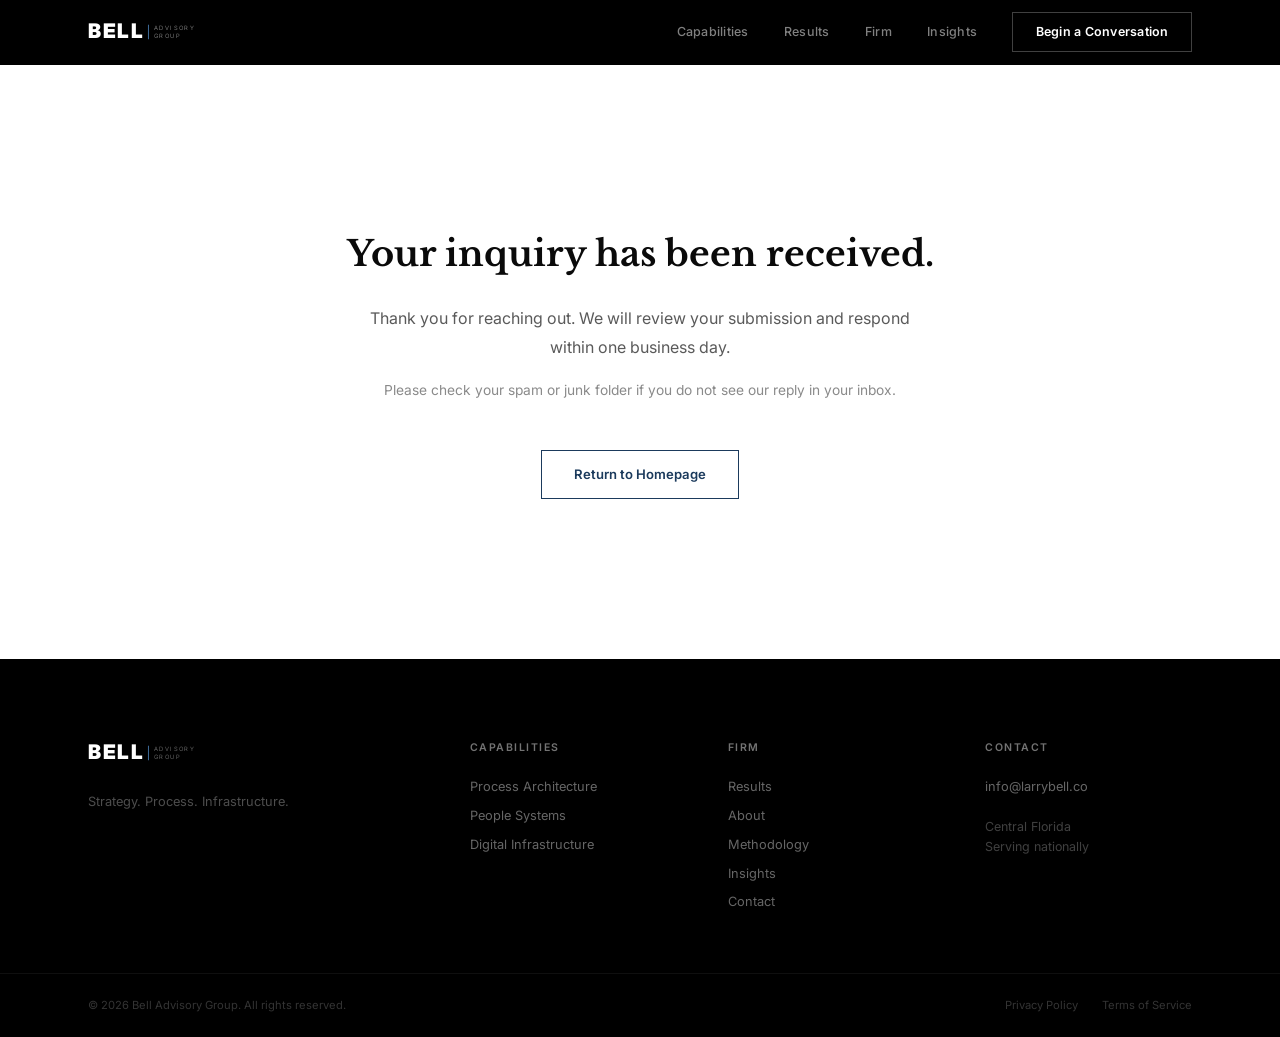
<file: thank-you.html>
<!DOCTYPE html>
<html lang="en">
<head>
  <meta charset="UTF-8">
  <meta name="viewport" content="width=device-width, initial-scale=1.0">
  <title>Thank You | Bell Advisory Group</title>
  <meta name="robots" content="noindex">
  <link rel="preconnect" href="https://fonts.googleapis.com">
  <link rel="preconnect" href="https://fonts.gstatic.com" crossorigin>
  <link href="https://fonts.googleapis.com/css2?family=Libre+Baskerville:ital,wght@0,400;0,700;1,400&family=Inter:opsz,wght@14..32,300;14..32,400;14..32,500;14..32,600;14..32,700&display=swap" rel="stylesheet">
  <link rel="stylesheet" href="style.css">
  <link rel="icon" href="data:image/svg+xml,<svg xmlns='http://www.w3.org/2000/svg' viewBox='0 0 100 100'><rect width='100' height='100' rx='4' fill='%231B3A5C'/><text x='50' y='50' font-family='Inter,sans-serif' font-size='64' font-weight='900' fill='white' text-anchor='middle' dominant-baseline='central'>B</text></svg>">
</head>
<body>

  <nav class="nav">
    <div class="nav-inner">
      <a href="/" class="nav-logo" aria-label="Bell Advisory Group">
        <svg class="logo-mark" viewBox="0 0 240 50" xmlns="http://www.w3.org/2000/svg" aria-hidden="true">
          <text x="0" y="35" font-family="Inter,sans-serif" font-size="36" font-weight="900" fill="currentColor" letter-spacing="3">BELL</text>
          <line x1="108" y1="12" x2="108" y2="38" stroke="var(--accent-vis)" stroke-width="1.5"/>
          <text x="118" y="22" font-family="Inter,sans-serif" font-size="10.5" font-weight="300" fill="currentColor" letter-spacing="2.5" opacity="0.6">ADVISORY</text>
          <text x="118" y="36" font-family="Inter,sans-serif" font-size="10.5" font-weight="300" fill="currentColor" letter-spacing="2.5" opacity="0.6">GROUP</text>
        </svg>
      </a>
      <button class="nav-toggle" aria-label="Menu" aria-expanded="false">
        <span></span><span></span><span></span>
      </button>
      <div class="nav-links" id="navLinks">
        <a href="/capabilities.html">Capabilities</a>
        <a href="/results.html">Results</a>
        <a href="/about.html">Firm</a>
        <a href="/insights.html">Insights</a>
        <a href="/contact.html" class="nav-cta">Begin a Conversation</a>
      </div>
    </div>
  </nav>

  <section class="thankyou-section">
    <div style="max-width:var(--max-w,1200px);margin:0 auto;padding:0 clamp(1.5rem,4vw,3rem);">
      <h1>Your inquiry has been received.</h1>
      <p>Thank you for reaching out. We will review your submission and respond within one business day.</p>
      <p style="font-size:0.86rem;color:var(--text-lt);">Please check your spam or junk folder if you do not see our reply in your inbox.</p>
      <a href="/" class="back-link">Return to Homepage</a>
    </div>
  </section>

  <footer class="footer">
    <div class="footer-inner">
      <div class="footer-col footer-col-brand">
        <svg class="footer-logo-mark" viewBox="0 0 240 50" xmlns="http://www.w3.org/2000/svg" aria-hidden="true">
          <text x="0" y="35" font-family="Inter,sans-serif" font-size="36" font-weight="900" fill="white" letter-spacing="3">BELL</text>
          <line x1="108" y1="12" x2="108" y2="38" stroke="var(--accent-vis)" stroke-width="1.5"/>
          <text x="118" y="22" font-family="Inter,sans-serif" font-size="10.5" font-weight="300" fill="rgba(255,255,255,0.5)" letter-spacing="2.5">ADVISORY</text>
          <text x="118" y="36" font-family="Inter,sans-serif" font-size="10.5" font-weight="300" fill="rgba(255,255,255,0.5)" letter-spacing="2.5">GROUP</text>
        </svg>
        <p class="footer-desc">Strategy. Process. Infrastructure.</p>
      </div>
      <div class="footer-col">
        <p class="footer-col-heading">Capabilities</p>
        <a href="/capabilities.html#process">Process Architecture</a>
        <a href="/capabilities.html#people">People Systems</a>
        <a href="/capabilities.html#digital">Digital Infrastructure</a>
      </div>
      <div class="footer-col">
        <p class="footer-col-heading">Firm</p>
        <a href="/results.html">Results</a>
        <a href="/about.html">About</a>
        <a href="/capabilities.html">Methodology</a>
        <a href="/insights.html">Insights</a>
        <a href="/contact.html">Contact</a>
      </div>
      <div class="footer-col">
        <p class="footer-col-heading">Contact</p>
        <a href="mailto:info@larrybell.co">info@larrybell.co</a>
        <p class="footer-location">Central Florida<br>Serving nationally</p>
      </div>
    </div>
    <div class="footer-bottom">
      <div class="footer-bottom-inner">
        <p>&copy; 2026 Bell Advisory Group. All rights reserved.</p>
        <div class="footer-bottom-links">
          <a href="/privacy.html">Privacy Policy</a>
          <a href="/terms.html">Terms of Service</a>
        </div>
      </div>
    </div>
  </footer>

  <script src="main.js" defer></script>
</body>
</html>
</file>
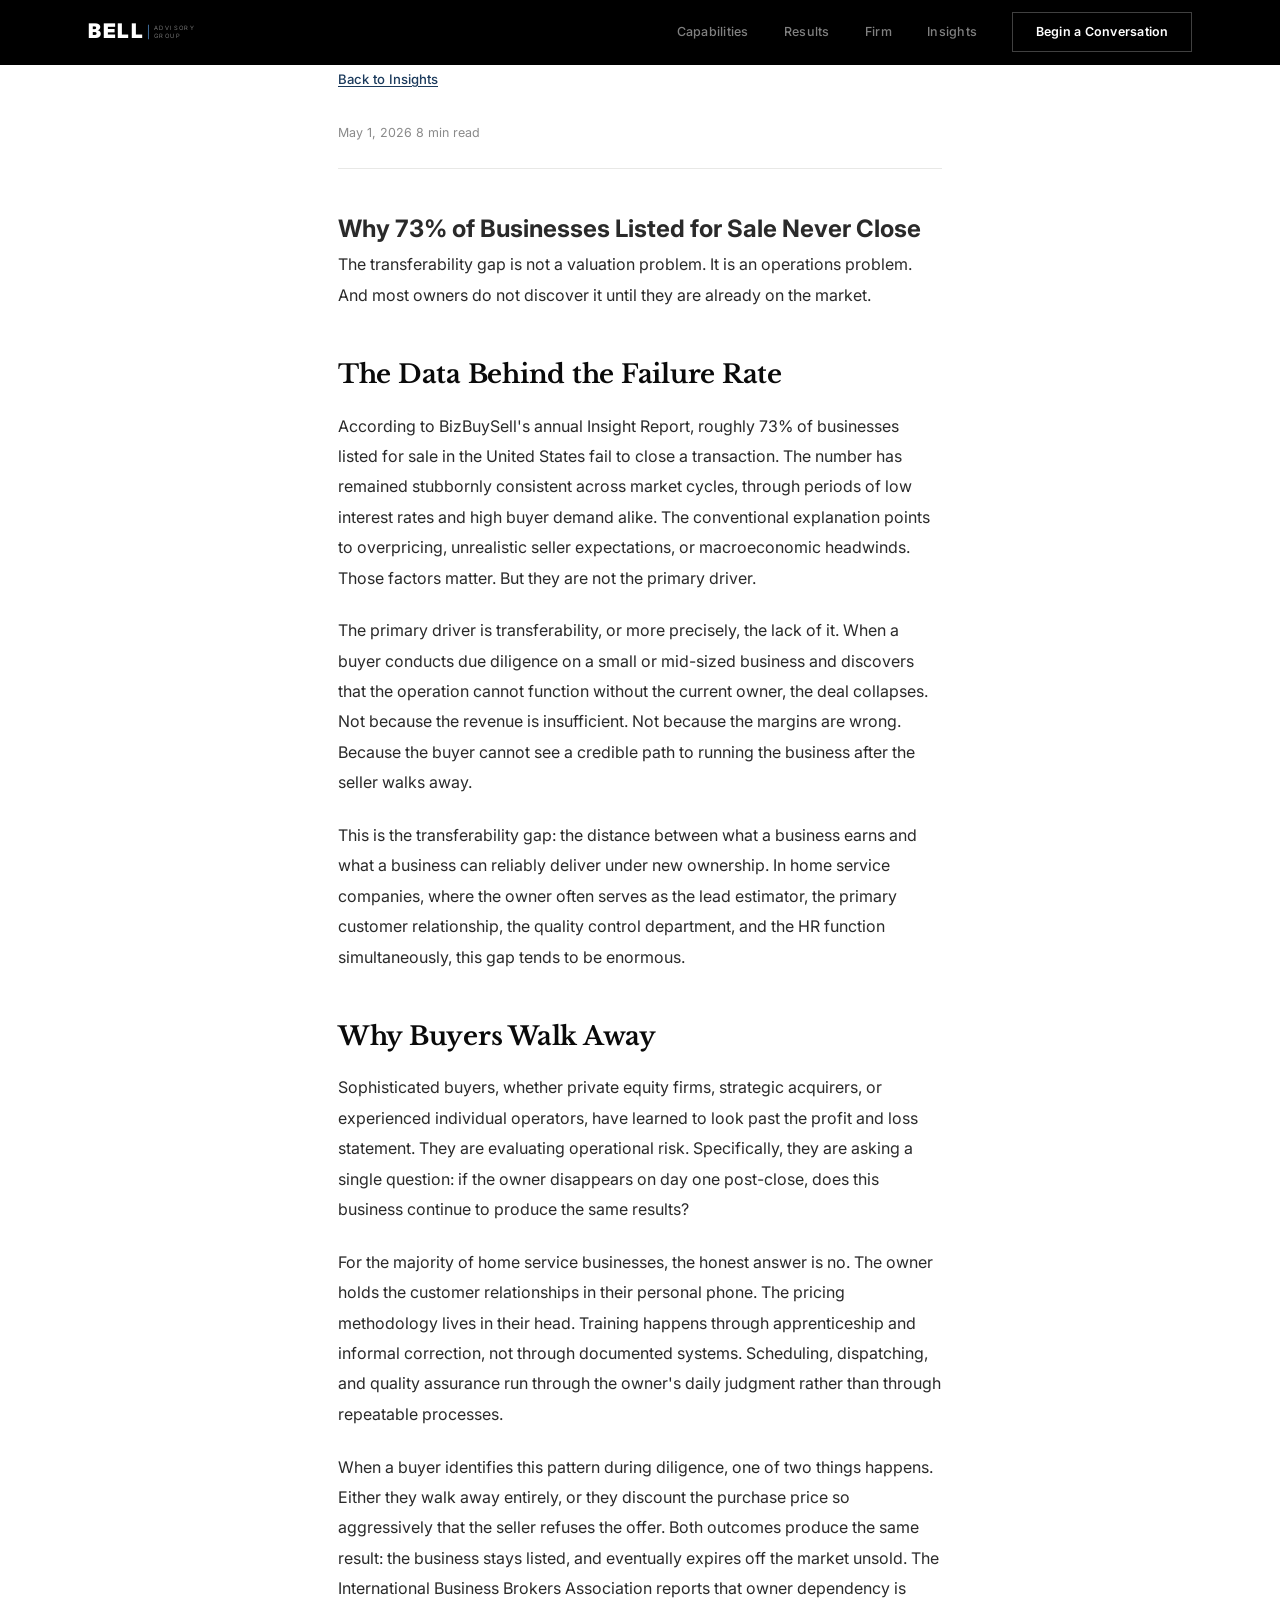
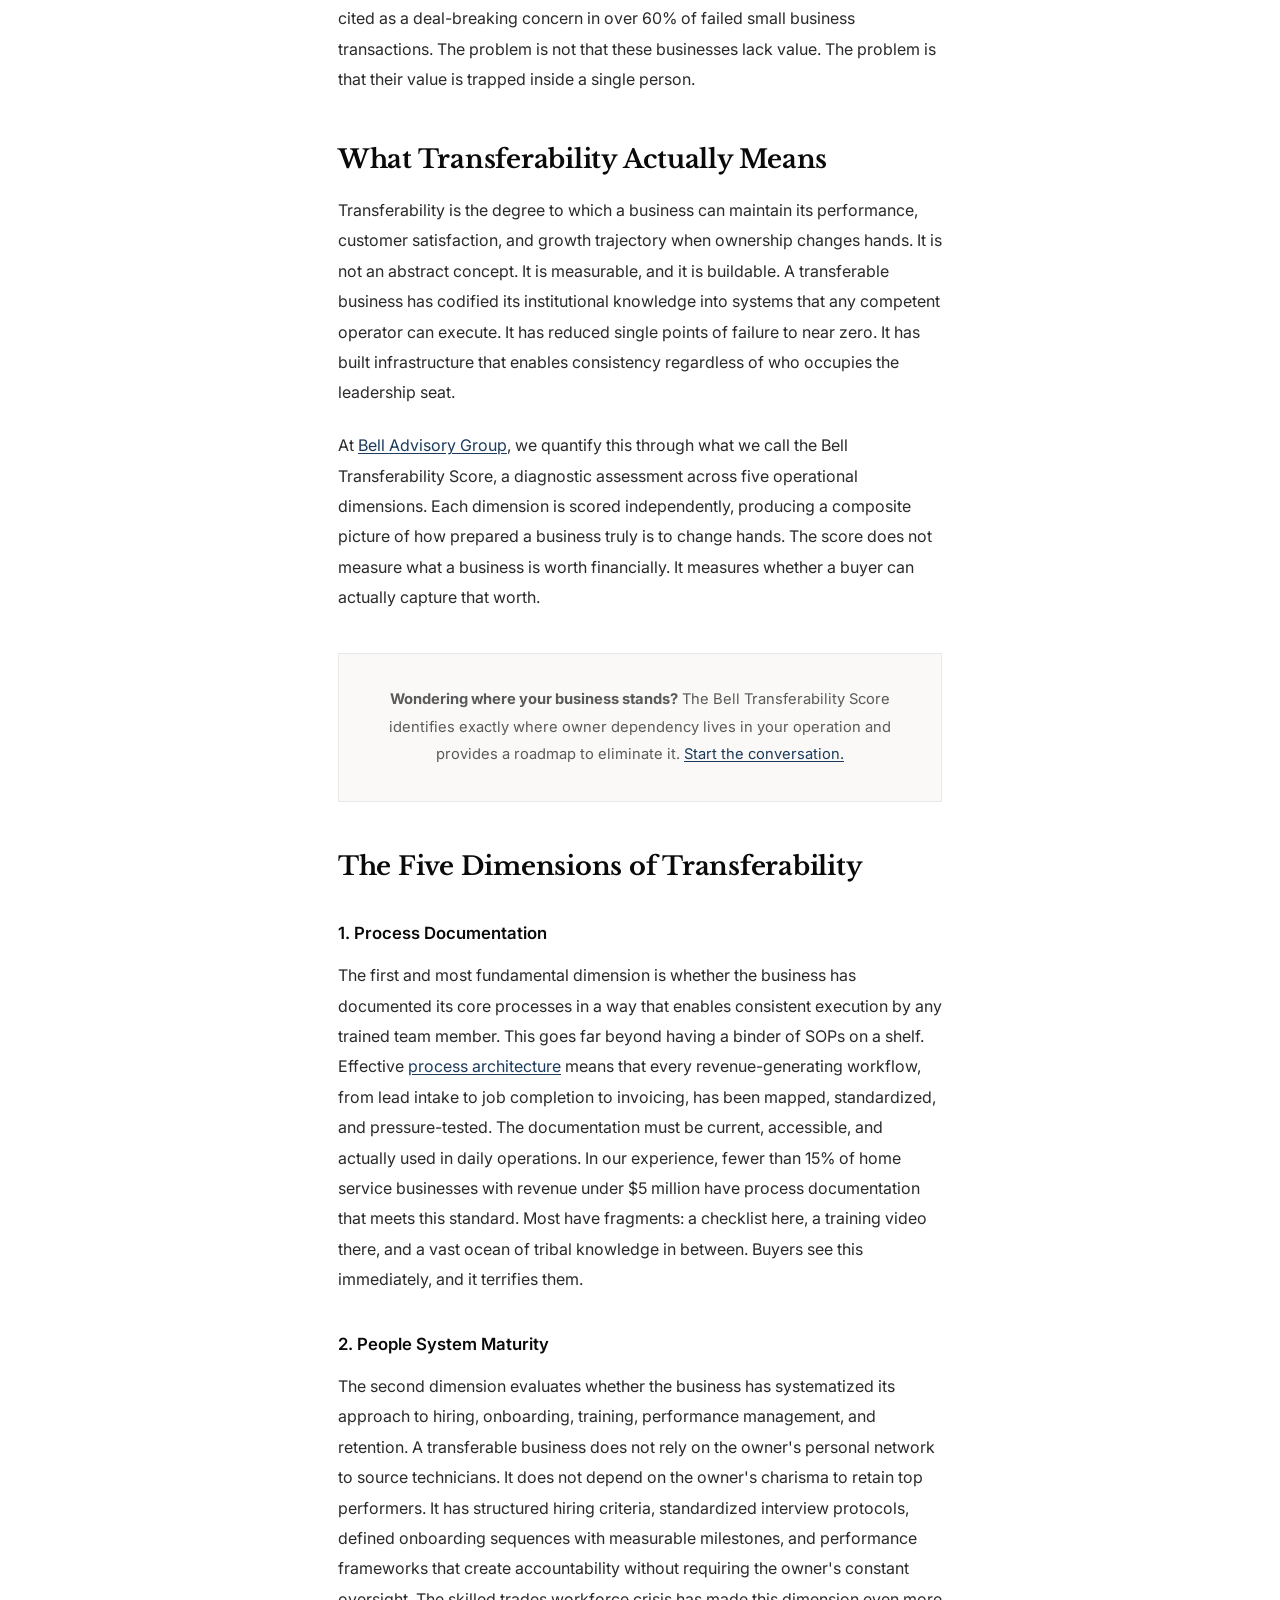
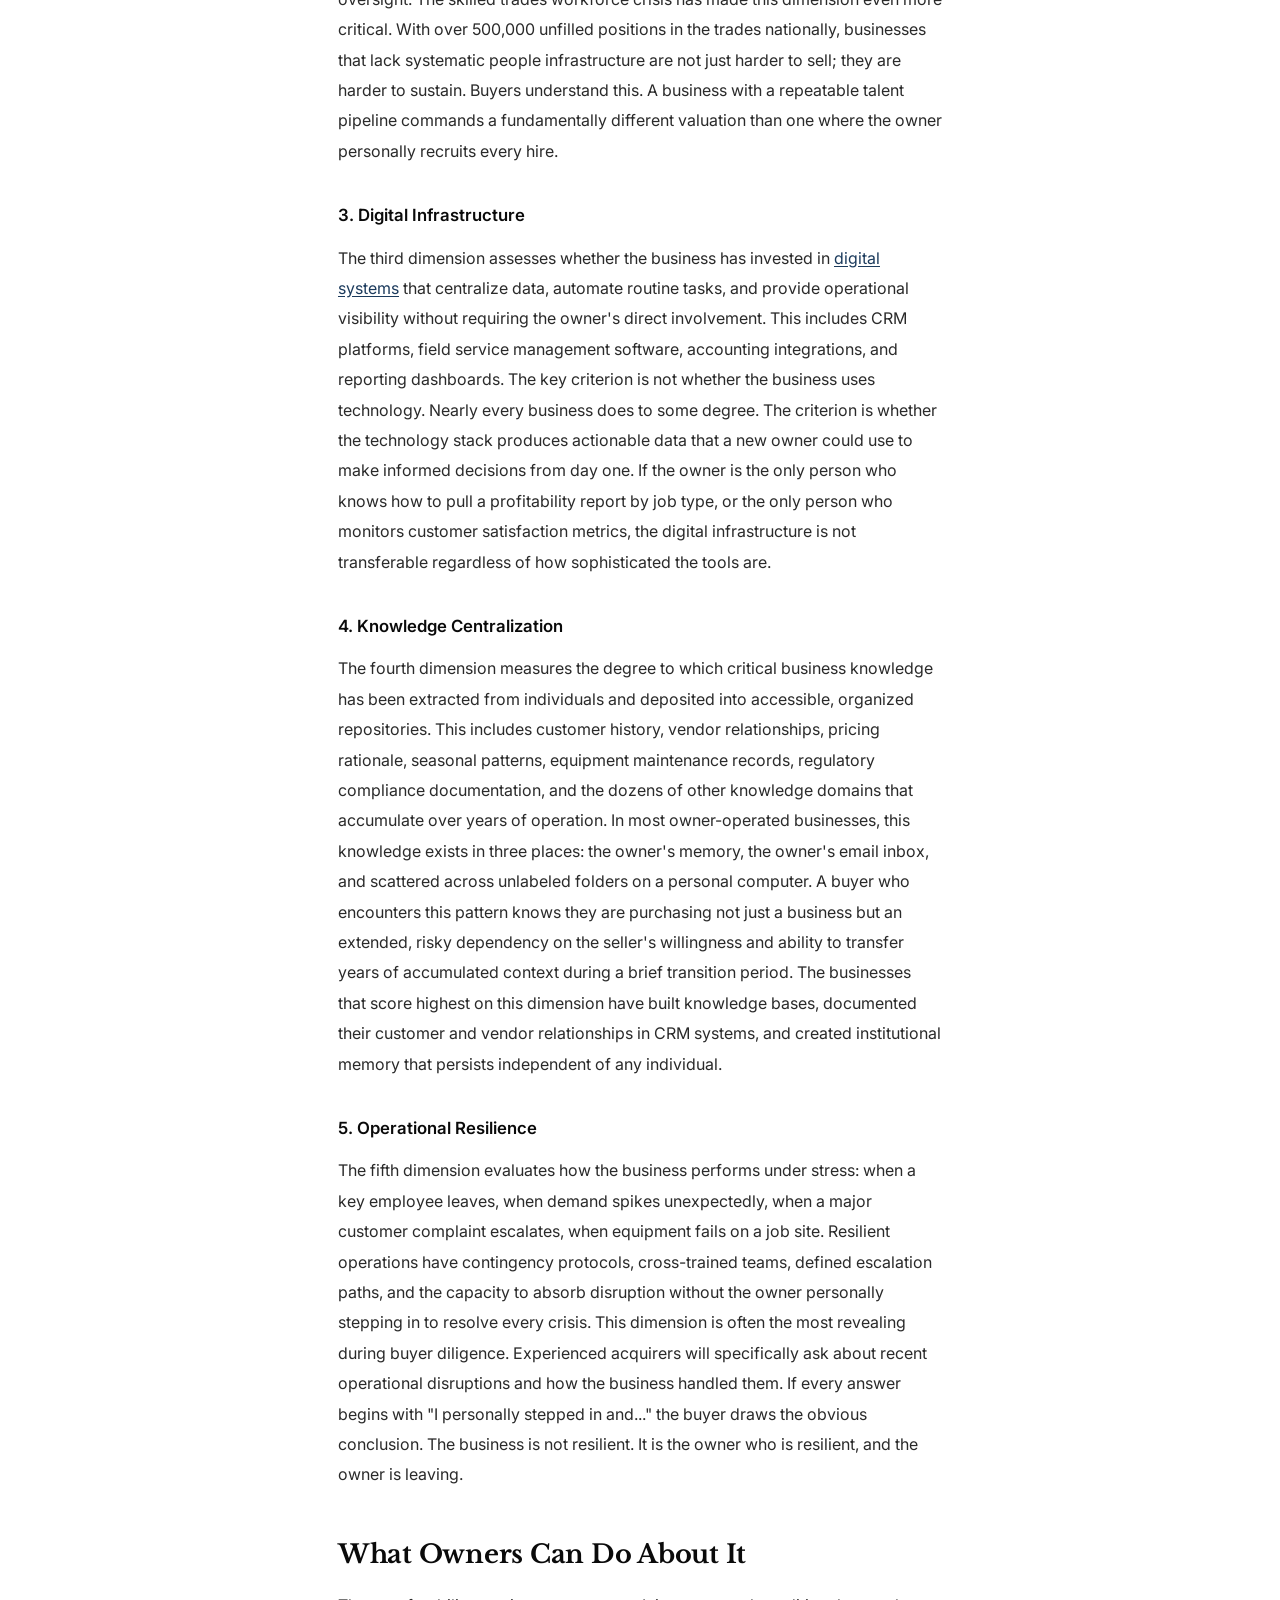
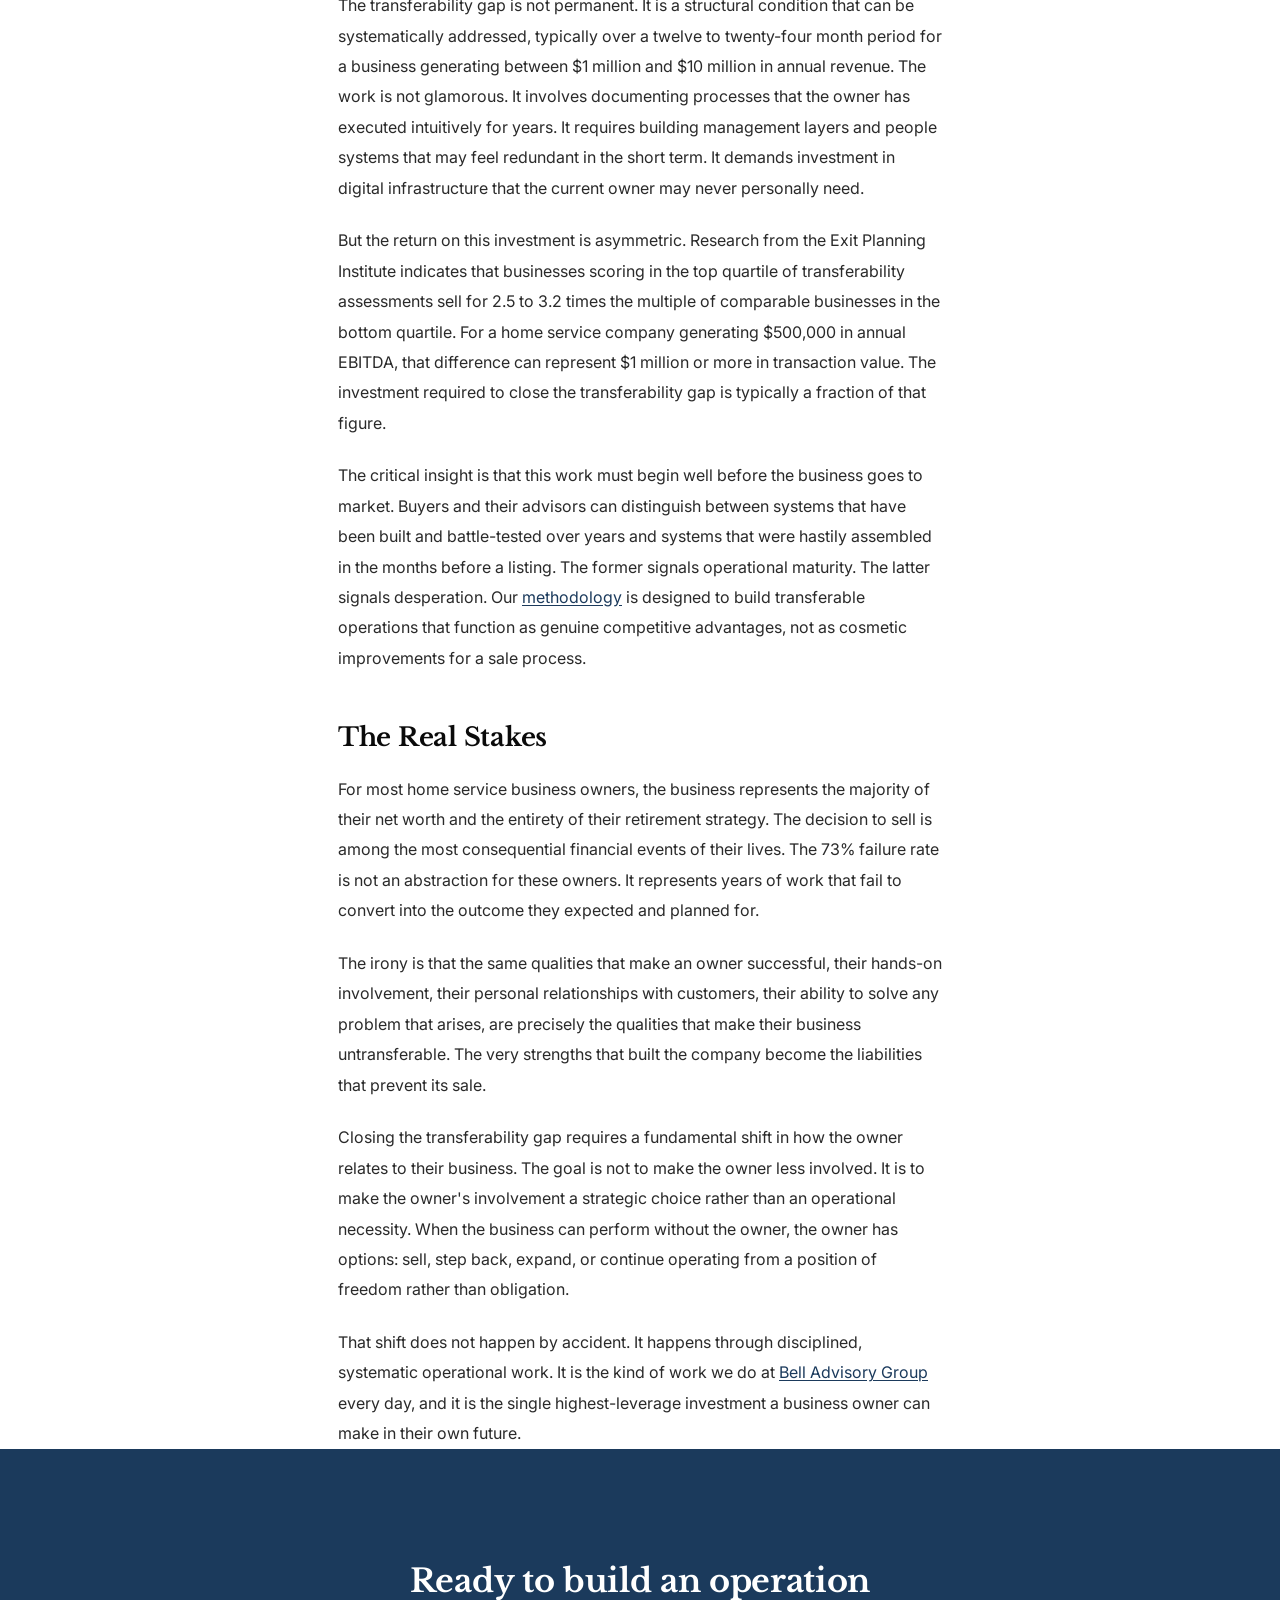
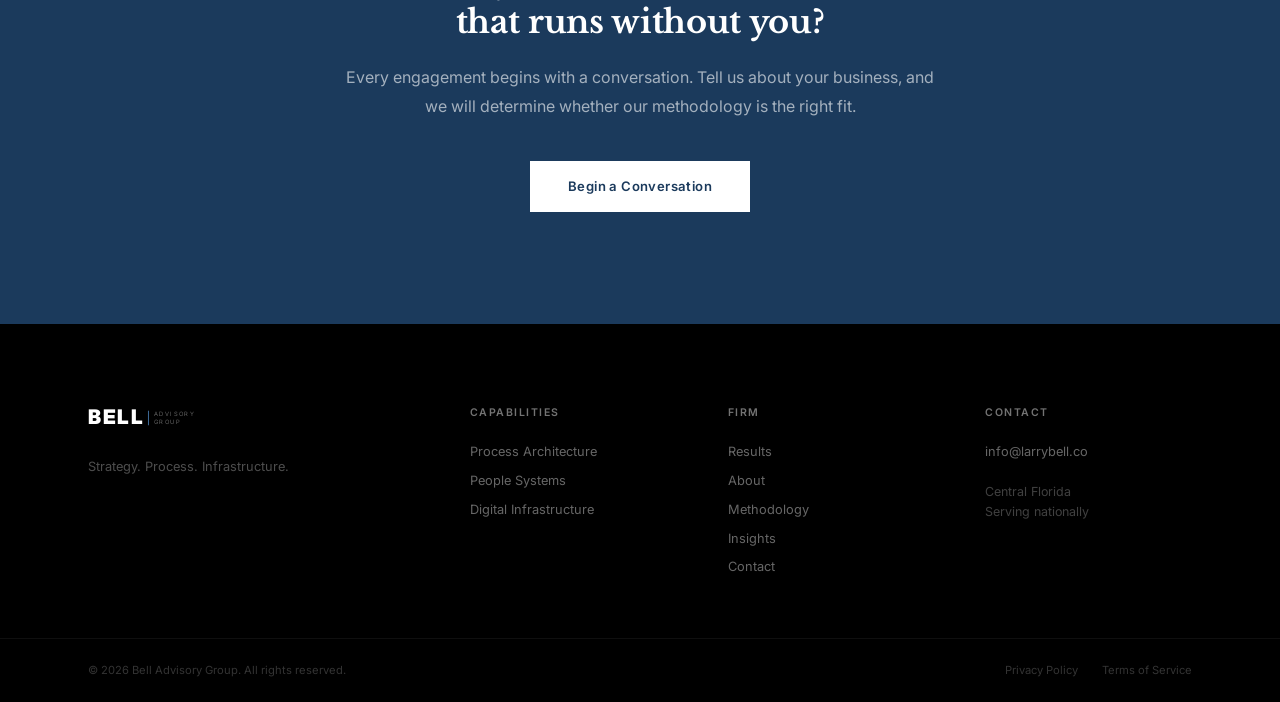
<file: why-businesses-fail-to-sell.html>
<!DOCTYPE html>
<html lang="en">
<head>
  <meta charset="UTF-8">
  <meta name="viewport" content="width=device-width, initial-scale=1.0">
  <title>Why 73% of Businesses Listed for Sale Never Close | Bell Advisory Group</title>
  <meta name="description" content="BizBuySell data shows 73% of listed businesses never sell. The root cause is operational: the business depends on the owner. Learn the five dimensions of transferability.">
  <link rel="preconnect" href="https://fonts.googleapis.com">
  <link rel="preconnect" href="https://fonts.gstatic.com" crossorigin>
  <link href="https://fonts.googleapis.com/css2?family=Libre+Baskerville:ital,wght@0,400;0,700;1,400&family=Inter:opsz,wght@14..32,300;14..32,400;14..32,500;14..32,600;14..32,700&display=swap" rel="stylesheet">
  <link rel="stylesheet" href="style.css">
  <meta property="og:title" content="Why 73% of Businesses Listed for Sale Never Close | Bell Advisory Group">
  <meta property="og:description" content="The transferability gap explains why most listed businesses never sell. The fix is operational, not financial.">
  <meta property="og:type" content="article">
  <meta property="og:url" content="https://larrybell.co/why-businesses-fail-to-sell.html">
  <meta property="og:image" content="https://larrybell.co/og-image.png">
  <meta property="og:image:width" content="1200">
  <meta property="og:image:height" content="630">
  <meta name="twitter:card" content="summary_large_image">
  <meta name="twitter:title" content="Why 73% of Businesses Listed for Sale Never Close | Bell Advisory Group">
  <meta name="twitter:description" content="The transferability gap explains why most listed businesses never sell. The fix is operational, not financial.">
  <meta name="twitter:image" content="https://larrybell.co/og-image.png">
  <link rel="canonical" href="https://larrybell.co/why-businesses-fail-to-sell.html">
  <link rel="icon" href="data:image/svg+xml,<svg xmlns='http://www.w3.org/2000/svg' viewBox='0 0 100 100'><rect width='100' height='100' rx='4' fill='%231B3A5C'/><text x='50' y='50' font-family='Inter,sans-serif' font-size='64' font-weight='900' fill='white' text-anchor='middle' dominant-baseline='central'>B</text></svg>">
  <script type="application/ld+json">
  {
    "@context": "https://schema.org",
    "@type": "Article",
    "headline": "Why 73% of Businesses Listed for Sale Never Close",
    "description": "BizBuySell data shows 73% of listed businesses never sell. The root cause is operational: the business depends on the owner. An analysis of the five dimensions of transferability.",
    "author": {
      "@type": "Organization",
      "name": "Bell Advisory Group",
      "url": "https://larrybell.co"
    },
    "publisher": {
      "@type": "Organization",
      "name": "Bell Advisory Group",
      "url": "https://larrybell.co",
      "logo": {
        "@type": "ImageObject",
        "url": "https://larrybell.co/og-image.png"
      }
    },
    "datePublished": "2026-05-01",
    "dateModified": "2026-05-01",
    "mainEntityOfPage": {
      "@type": "WebPage",
      "@id": "https://larrybell.co/why-businesses-fail-to-sell.html"
    },
    "image": "https://larrybell.co/og-image.png",
    "articleSection": "Operational Systems",
    "keywords": ["business transferability", "selling a business", "owner dependency", "SOP documentation", "home service business", "operations consulting"]
  }
  </script>
  <script type="application/ld+json">
  {
    "@context": "https://schema.org",
    "@type": "WebPage",
    "name": "Why 73% of Businesses Listed for Sale Never Close | Bell Advisory Group",
    "url": "https://larrybell.co/why-businesses-fail-to-sell.html",
    "description": "BizBuySell data shows 73% of listed businesses never sell. The root cause is operational: the business depends on the owner.",
    "breadcrumb": {
      "@type": "BreadcrumbList",
      "itemListElement": [
        { "@type": "ListItem", "position": 1, "name": "Home", "item": "https://larrybell.co/" },
        { "@type": "ListItem", "position": 2, "name": "Insights", "item": "https://larrybell.co/insights.html" },
        { "@type": "ListItem", "position": 3, "name": "Why 73% of Businesses Listed for Sale Never Close", "item": "https://larrybell.co/why-businesses-fail-to-sell.html" }
      ]
    }
  }
  </script>
</head>
<body>

  <nav class="nav">
    <div class="nav-inner">
      <a href="/" class="nav-logo" aria-label="Bell Advisory Group">
        <svg class="logo-mark" viewBox="0 0 240 50" xmlns="http://www.w3.org/2000/svg" aria-hidden="true">
          <text x="0" y="35" font-family="Inter,sans-serif" font-size="36" font-weight="900" fill="currentColor" letter-spacing="3">BELL</text>
          <line x1="108" y1="12" x2="108" y2="38" stroke="var(--accent-vis)" stroke-width="1.5"/>
          <text x="118" y="22" font-family="Inter,sans-serif" font-size="10.5" font-weight="300" fill="currentColor" letter-spacing="2.5" opacity="0.6">ADVISORY</text>
          <text x="118" y="36" font-family="Inter,sans-serif" font-size="10.5" font-weight="300" fill="currentColor" letter-spacing="2.5" opacity="0.6">GROUP</text>
        </svg>
      </a>
      <button class="nav-toggle" aria-label="Menu" aria-expanded="false">
        <span></span><span></span><span></span>
      </button>
      <div class="nav-links" id="navLinks">
        <a href="/capabilities.html">Capabilities</a>
        <a href="/results.html">Results</a>
        <a href="/about.html">Firm</a>
        <a href="/insights.html">Insights</a>
        <a href="/contact.html" class="nav-cta">Begin a Conversation</a>
      </div>
    </div>
  </nav>

  <main>

  <article>
    <div class="article-body">

      <a href="/insights.html" class="article-back">Back to Insights</a>

      <div class="article-meta">
        <time datetime="2026-05-01">May 1, 2026</time>
        <span>8 min read</span>
      </div>

      <h1>Why 73% of Businesses Listed for Sale Never Close</h1>
      <p class="article-subtitle">The transferability gap is not a valuation problem. It is an operations problem. And most owners do not discover it until they are already on the market.</p>

      <h2>The Data Behind the Failure Rate</h2>

      <p>According to BizBuySell's annual Insight Report, roughly 73% of businesses listed for sale in the United States fail to close a transaction. The number has remained stubbornly consistent across market cycles, through periods of low interest rates and high buyer demand alike. The conventional explanation points to overpricing, unrealistic seller expectations, or macroeconomic headwinds. Those factors matter. But they are not the primary driver.</p>

      <p>The primary driver is transferability, or more precisely, the lack of it. When a buyer conducts due diligence on a small or mid-sized business and discovers that the operation cannot function without the current owner, the deal collapses. Not because the revenue is insufficient. Not because the margins are wrong. Because the buyer cannot see a credible path to running the business after the seller walks away.</p>

      <p>This is the transferability gap: the distance between what a business earns and what a business can reliably deliver under new ownership. In home service companies, where the owner often serves as the lead estimator, the primary customer relationship, the quality control department, and the HR function simultaneously, this gap tends to be enormous.</p>

      <h2>Why Buyers Walk Away</h2>

      <p>Sophisticated buyers, whether private equity firms, strategic acquirers, or experienced individual operators, have learned to look past the profit and loss statement. They are evaluating operational risk. Specifically, they are asking a single question: if the owner disappears on day one post-close, does this business continue to produce the same results?</p>

      <p>For the majority of home service businesses, the honest answer is no. The owner holds the customer relationships in their personal phone. The pricing methodology lives in their head. Training happens through apprenticeship and informal correction, not through documented systems. Scheduling, dispatching, and quality assurance run through the owner's daily judgment rather than through repeatable processes.</p>

      <p>When a buyer identifies this pattern during diligence, one of two things happens. Either they walk away entirely, or they discount the purchase price so aggressively that the seller refuses the offer. Both outcomes produce the same result: the business stays listed, and eventually expires off the market unsold. The International Business Brokers Association reports that owner dependency is cited as a deal-breaking concern in over 60% of failed small business transactions. The problem is not that these businesses lack value. The problem is that their value is trapped inside a single person.</p>

      <h2>What Transferability Actually Means</h2>

      <p>Transferability is the degree to which a business can maintain its performance, customer satisfaction, and growth trajectory when ownership changes hands. It is not an abstract concept. It is measurable, and it is buildable. A transferable business has codified its institutional knowledge into systems that any competent operator can execute. It has reduced single points of failure to near zero. It has built infrastructure that enables consistency regardless of who occupies the leadership seat.</p>

      <p>At <a href="/about.html">Bell Advisory Group</a>, we quantify this through what we call the Bell Transferability Score, a diagnostic assessment across five operational dimensions. Each dimension is scored independently, producing a composite picture of how prepared a business truly is to change hands. The score does not measure what a business is worth financially. It measures whether a buyer can actually capture that worth.</p>

      <div class="article-cta-inline">
        <p><strong>Wondering where your business stands?</strong> The Bell Transferability Score identifies exactly where owner dependency lives in your operation and provides a roadmap to eliminate it. <a href="/contact.html">Start the conversation.</a></p>
      </div>

      <h2>The Five Dimensions of Transferability</h2>

      <h3>1. Process Documentation</h3>

      <p>The first and most fundamental dimension is whether the business has documented its core processes in a way that enables consistent execution by any trained team member. This goes far beyond having a binder of SOPs on a shelf. Effective <a href="/capabilities.html#process">process architecture</a> means that every revenue-generating workflow, from lead intake to job completion to invoicing, has been mapped, standardized, and pressure-tested. The documentation must be current, accessible, and actually used in daily operations. In our experience, fewer than 15% of home service businesses with revenue under $5 million have process documentation that meets this standard. Most have fragments: a checklist here, a training video there, and a vast ocean of tribal knowledge in between. Buyers see this immediately, and it terrifies them.</p>

      <h3>2. People System Maturity</h3>

      <p>The second dimension evaluates whether the business has systematized its approach to hiring, onboarding, training, performance management, and retention. A transferable business does not rely on the owner's personal network to source technicians. It does not depend on the owner's charisma to retain top performers. It has structured hiring criteria, standardized interview protocols, defined onboarding sequences with measurable milestones, and performance frameworks that create accountability without requiring the owner's constant oversight. The skilled trades workforce crisis has made this dimension even more critical. With over 500,000 unfilled positions in the trades nationally, businesses that lack systematic people infrastructure are not just harder to sell; they are harder to sustain. Buyers understand this. A business with a repeatable talent pipeline commands a fundamentally different valuation than one where the owner personally recruits every hire.</p>

      <h3>3. Digital Infrastructure</h3>

      <p>The third dimension assesses whether the business has invested in <a href="/capabilities.html">digital systems</a> that centralize data, automate routine tasks, and provide operational visibility without requiring the owner's direct involvement. This includes CRM platforms, field service management software, accounting integrations, and reporting dashboards. The key criterion is not whether the business uses technology. Nearly every business does to some degree. The criterion is whether the technology stack produces actionable data that a new owner could use to make informed decisions from day one. If the owner is the only person who knows how to pull a profitability report by job type, or the only person who monitors customer satisfaction metrics, the digital infrastructure is not transferable regardless of how sophisticated the tools are.</p>

      <h3>4. Knowledge Centralization</h3>

      <p>The fourth dimension measures the degree to which critical business knowledge has been extracted from individuals and deposited into accessible, organized repositories. This includes customer history, vendor relationships, pricing rationale, seasonal patterns, equipment maintenance records, regulatory compliance documentation, and the dozens of other knowledge domains that accumulate over years of operation. In most owner-operated businesses, this knowledge exists in three places: the owner's memory, the owner's email inbox, and scattered across unlabeled folders on a personal computer. A buyer who encounters this pattern knows they are purchasing not just a business but an extended, risky dependency on the seller's willingness and ability to transfer years of accumulated context during a brief transition period. The businesses that score highest on this dimension have built knowledge bases, documented their customer and vendor relationships in CRM systems, and created institutional memory that persists independent of any individual.</p>

      <h3>5. Operational Resilience</h3>

      <p>The fifth dimension evaluates how the business performs under stress: when a key employee leaves, when demand spikes unexpectedly, when a major customer complaint escalates, when equipment fails on a job site. Resilient operations have contingency protocols, cross-trained teams, defined escalation paths, and the capacity to absorb disruption without the owner personally stepping in to resolve every crisis. This dimension is often the most revealing during buyer diligence. Experienced acquirers will specifically ask about recent operational disruptions and how the business handled them. If every answer begins with "I personally stepped in and..." the buyer draws the obvious conclusion. The business is not resilient. It is the owner who is resilient, and the owner is leaving.</p>

      <h2>What Owners Can Do About It</h2>

      <p>The transferability gap is not permanent. It is a structural condition that can be systematically addressed, typically over a twelve to twenty-four month period for a business generating between $1 million and $10 million in annual revenue. The work is not glamorous. It involves documenting processes that the owner has executed intuitively for years. It requires building management layers and people systems that may feel redundant in the short term. It demands investment in digital infrastructure that the current owner may never personally need.</p>

      <p>But the return on this investment is asymmetric. Research from the Exit Planning Institute indicates that businesses scoring in the top quartile of transferability assessments sell for 2.5 to 3.2 times the multiple of comparable businesses in the bottom quartile. For a home service company generating $500,000 in annual EBITDA, that difference can represent $1 million or more in transaction value. The investment required to close the transferability gap is typically a fraction of that figure.</p>

      <p>The critical insight is that this work must begin well before the business goes to market. Buyers and their advisors can distinguish between systems that have been built and battle-tested over years and systems that were hastily assembled in the months before a listing. The former signals operational maturity. The latter signals desperation. Our <a href="/capabilities.html#process">methodology</a> is designed to build transferable operations that function as genuine competitive advantages, not as cosmetic improvements for a sale process.</p>

      <h2>The Real Stakes</h2>

      <p>For most home service business owners, the business represents the majority of their net worth and the entirety of their retirement strategy. The decision to sell is among the most consequential financial events of their lives. The 73% failure rate is not an abstraction for these owners. It represents years of work that fail to convert into the outcome they expected and planned for.</p>

      <p>The irony is that the same qualities that make an owner successful, their hands-on involvement, their personal relationships with customers, their ability to solve any problem that arises, are precisely the qualities that make their business untransferable. The very strengths that built the company become the liabilities that prevent its sale.</p>

      <p>Closing the transferability gap requires a fundamental shift in how the owner relates to their business. The goal is not to make the owner less involved. It is to make the owner's involvement a strategic choice rather than an operational necessity. When the business can perform without the owner, the owner has options: sell, step back, expand, or continue operating from a position of freedom rather than obligation.</p>

      <p>That shift does not happen by accident. It happens through disciplined, systematic operational work. It is the kind of work we do at <a href="/about.html">Bell Advisory Group</a> every day, and it is the single highest-leverage investment a business owner can make in their own future.</p>

    </div>
  </article>

  <section class="cta-band">
    <div class="cta-band-inner">
      <h2>Ready to build an operation that runs without you?</h2>
      <p>Every engagement begins with a conversation. Tell us about your business, and we will determine whether our methodology is the right fit.</p>
      <a href="/contact.html" class="cta-btn">Begin a Conversation</a>
    </div>
  </section>

  </main>

  <footer class="footer">
    <div class="footer-inner">
      <div class="footer-col footer-col-brand">
        <svg class="footer-logo-mark" viewBox="0 0 240 50" xmlns="http://www.w3.org/2000/svg" aria-hidden="true">
          <text x="0" y="35" font-family="Inter,sans-serif" font-size="36" font-weight="900" fill="white" letter-spacing="3">BELL</text>
          <line x1="108" y1="12" x2="108" y2="38" stroke="var(--accent-vis)" stroke-width="1.5"/>
          <text x="118" y="22" font-family="Inter,sans-serif" font-size="10.5" font-weight="300" fill="rgba(255,255,255,0.5)" letter-spacing="2.5">ADVISORY</text>
          <text x="118" y="36" font-family="Inter,sans-serif" font-size="10.5" font-weight="300" fill="rgba(255,255,255,0.5)" letter-spacing="2.5">GROUP</text>
        </svg>
        <p class="footer-desc">Strategy. Process. Infrastructure.</p>
      </div>
      <div class="footer-col">
        <p class="footer-col-heading">Capabilities</p>
        <a href="/capabilities.html#process">Process Architecture</a>
        <a href="/capabilities.html#people">People Systems</a>
        <a href="/capabilities.html#digital">Digital Infrastructure</a>
      </div>
      <div class="footer-col">
        <p class="footer-col-heading">Firm</p>
        <a href="/results.html">Results</a>
        <a href="/about.html">About</a>
        <a href="/capabilities.html">Methodology</a>
        <a href="/insights.html">Insights</a>
        <a href="/contact.html">Contact</a>
      </div>
      <div class="footer-col">
        <p class="footer-col-heading">Contact</p>
        <a href="mailto:info@larrybell.co">info@larrybell.co</a>
        <p class="footer-location">Central Florida<br>Serving nationally</p>
      </div>
    </div>
    <div class="footer-bottom">
      <div class="footer-bottom-inner">
        <p>&copy; 2026 Bell Advisory Group. All rights reserved.</p>
        <div class="footer-bottom-links">
          <a href="/privacy.html">Privacy Policy</a>
          <a href="/terms.html">Terms of Service</a>
        </div>
      </div>
    </div>
  </footer>
  <script src="main.js" defer></script>
</body>
</html>
</file>
<file: style.css>
/*
 * Bell Advisory Group — $1M Build
 * Reference: BCG (bold wordmark, institutional authority) + Bain (restraint, single accent)
 */

*, *::before, *::after { box-sizing: border-box; margin: 0; padding: 0; }

:root {
  --black:      #000000;
  --near-black: #0A0A0A;
  --dark:       #1A1A1A;
  --white:      #FFFFFF;
  --off-white:  #F7F7F5;
  --warm-white: #FAF9F7;
  --accent:     #1B3A5C;
  --accent-dk:  #122840;
  --accent-lt:  rgba(27,58,92,0.04);
  --accent-vis: #4A7FB5;
  --text:       #2A2A2A;
  --text-sec:   #5A5A5A;
  --text-lt:    #8A8A8A;
  --border:     #E8E8E6;
  --border-lt:  #F0F0EE;
  --font-head:  'Libre Baskerville', Georgia, serif;
  --font-body:  'Inter', -apple-system, BlinkMacSystemFont, sans-serif;
  --max-w:      1200px;
  --pad:        clamp(1.5rem, 4vw, 3rem);
}

html {
  scroll-behavior: smooth;
  -webkit-font-smoothing: antialiased;
  -moz-osx-font-smoothing: grayscale;
  text-rendering: optimizeLegibility;
}

::selection {
  background: var(--accent);
  color: var(--white);
}

body {
  font-family: var(--font-body);
  font-size: 16px;
  line-height: 1.7;
  color: var(--text);
  background: var(--white);
  font-feature-settings: "kern" 1, "liga" 1;
  font-kerning: normal;
  overflow-x: hidden;
}

a { color: inherit; text-decoration: none; }
img { display: block; max-width: 100%; }

:focus-visible {
  outline: 2px solid var(--accent);
  outline-offset: 3px;
}
input:focus-visible,
textarea:focus-visible,
select:focus-visible {
  outline: none;
}

/* ────────────────────────────────────────
   NAV
   ──────────────────────────────────────── */
.nav {
  background: var(--black);
  position: sticky;
  top: 0;
  z-index: 100;
  border-bottom: 1px solid transparent;
  transition: border-color 0.3s, background 0.3s;
}
.nav.scrolled {
  border-bottom-color: rgba(255,255,255,0.06);
  background: rgba(0,0,0,0.97);
  backdrop-filter: blur(12px);
  -webkit-backdrop-filter: blur(12px);
}
.nav-inner {
  max-width: var(--max-w);
  margin: 0 auto;
  display: flex;
  align-items: center;
  justify-content: space-between;
  padding: 0 var(--pad);
  height: 64px;
}
.nav-logo {
  display: flex;
  align-items: center;
  color: var(--white);
}
.logo-mark {
  height: 28px;
  width: auto;
}
.nav-links {
  display: flex;
  align-items: center;
  gap: 2.2rem;
}
.nav-links a {
  font-size: 0.78rem;
  font-weight: 500;
  color: rgba(255,255,255,0.5);
  letter-spacing: 0.02em;
  transition: color 0.25s ease;
}
.nav-links a:hover { color: var(--white); }
.nav-links .nav-cta {
  color: var(--white);
  border: 1px solid rgba(255,255,255,0.25);
  padding: 0.5rem 1.4rem;
  font-weight: 600;
  letter-spacing: 0.02em;
  transition: background 0.25s ease, border-color 0.25s ease;
}
.nav-links .nav-cta:hover {
  background: rgba(255,255,255,0.08);
  border-color: rgba(255,255,255,0.5);
}

.nav-toggle {
  display: none;
  background: none;
  border: none;
  cursor: pointer;
  padding: 10px;
  z-index: 101;
}
.nav-toggle span {
  display: block;
  width: 20px;
  height: 1.5px;
  background: var(--white);
  margin: 5px 0;
  transition: 0.25s ease;
}

/* ────────────────────────────────────────
   HERO
   ──────────────────────────────────────── */
.hero {
  background: var(--accent);
  color: var(--white);
  padding: clamp(5rem, 12vw, 9rem) 0 clamp(5rem, 12vw, 8rem);
  position: relative;
  overflow: hidden;
}
.hero::before {
  content: '';
  position: absolute;
  top: 0;
  right: 0;
  width: 60%;
  height: 100%;
  background: linear-gradient(135deg, transparent 0%, rgba(255,255,255,0.04) 100%);
  pointer-events: none;
}
.hero-inner {
  max-width: 820px;
  margin: 0 auto;
  padding: 0 var(--pad);
  position: relative;
}
.hero-kicker {
  font-size: 0.68rem;
  font-weight: 600;
  letter-spacing: 0.2em;
  text-transform: uppercase;
  color: var(--accent-vis);
  margin-bottom: 2rem;
}
.hero h1 {
  font-family: var(--font-head);
  font-size: clamp(2rem, 4.5vw, 3rem);
  line-height: 1.18;
  letter-spacing: -0.02em;
  margin-bottom: 1.8rem;
  font-weight: 400;
  text-wrap: balance;
}
.hero-body {
  font-size: 1.05rem;
  line-height: 1.9;
  color: rgba(255,255,255,0.6);
  max-width: 640px;
  margin-bottom: 3rem;
}
.hero-actions {
  display: flex;
  gap: 1rem;
  flex-wrap: wrap;
}
.hero-cta {
  display: inline-block;
  font-size: 0.8rem;
  font-weight: 600;
  letter-spacing: 0.03em;
  color: var(--accent);
  background: var(--white);
  padding: 0.85rem 2rem;
  transition: background 0.25s ease, transform 0.2s ease;
}
.hero-cta:hover {
  background: var(--off-white);
  transform: translateY(-1px);
}
.hero-cta-secondary {
  display: inline-block;
  font-size: 0.8rem;
  font-weight: 600;
  letter-spacing: 0.03em;
  color: rgba(255,255,255,0.7);
  border: 1px solid rgba(255,255,255,0.2);
  padding: 0.85rem 2rem;
  transition: color 0.25s ease, border-color 0.25s ease;
}
.hero-cta-secondary:hover {
  color: var(--white);
  border-color: rgba(255,255,255,0.5);
}

/* ────────────────────────────────────────
   FEATURE STRIP (EVIDENCE)
   ──────────────────────────────────────── */
.feature-strip {
  background: var(--near-black);
  color: var(--white);
  padding: 3.5rem 0;
  border-top: 1px solid rgba(255,255,255,0.06);
}
.feature-strip-inner {
  max-width: var(--max-w);
  margin: 0 auto;
  padding: 0 var(--pad);
  display: grid;
  grid-template-columns: repeat(3, 1fr);
  gap: 3rem;
}
.feature-stat {
  display: block;
  font-family: var(--font-head);
  font-size: 2rem;
  color: var(--accent-vis);
  margin-bottom: 0.6rem;
  line-height: 1;
  font-feature-settings: "tnum" 1;
}
.feature-item p {
  font-size: 0.82rem;
  color: rgba(255,255,255,0.5);
  line-height: 1.6;
  margin-bottom: 0.4rem;
}
.feature-item cite {
  font-size: 0.68rem;
  font-style: normal;
  color: rgba(255,255,255,0.25);
  letter-spacing: 0.01em;
}

/* ────────────────────────────────────────
   CONTENT SECTIONS
   ──────────────────────────────────────── */
.content-section {
  padding: clamp(4.5rem, 9vw, 7rem) 0;
}
.content-section + .content-section {
  border-top: 1px solid var(--border);
}
.section-shaded {
  background: var(--warm-white);
}
.content-inner {
  max-width: var(--max-w);
  margin: 0 auto;
  padding: 0 var(--pad);
  display: grid;
  grid-template-columns: 300px 1fr;
  gap: clamp(2.5rem, 6vw, 6rem);
  align-items: start;
}
.content-left h2 {
  font-family: var(--font-head);
  font-size: clamp(1.5rem, 2.5vw, 1.9rem);
  color: var(--near-black);
  line-height: 1.25;
  letter-spacing: -0.015em;
}
.content-left h2::before {
  content: '';
  display: block;
  width: 32px;
  height: 2px;
  background: var(--accent);
  margin-bottom: 1rem;
}
.content-left .aside {
  font-size: 0.88rem;
  color: var(--text-sec);
  margin-top: 1.2rem;
  line-height: 1.7;
}
.content-right p {
  margin-bottom: 1.2rem;
  line-height: 1.85;
}
.content-right p:last-child { margin-bottom: 0; }
.content-right .lead {
  font-size: 1.08rem;
  color: var(--near-black);
  line-height: 1.8;
}

/* ────────────────────────────────────────
   CAPABILITY CARDS (Home)
   ──────────────────────────────────────── */
.capability-card {
  display: grid;
  grid-template-columns: 48px 1fr 24px;
  gap: 1.2rem;
  padding: 1.8rem 1.5rem;
  margin: 0 -1.5rem;
  border-bottom: 1px solid var(--border);
  align-items: start;
  transition: background 0.25s ease;
  color: inherit;
}
.capability-card:first-of-type {
  border-top: 1px solid var(--border);
}
.capability-card:hover {
  background: var(--accent-lt);
}
.capability-card-icon {
  width: 40px;
  height: 40px;
  display: flex;
  align-items: center;
  justify-content: center;
  color: var(--accent);
  flex-shrink: 0;
  margin-top: 2px;
}
.capability-card-icon svg {
  width: 24px;
  height: 24px;
}
.capability-card h3 {
  font-size: 0.95rem;
  font-weight: 600;
  color: var(--near-black);
  margin-bottom: 0.35rem;
}
.capability-card p {
  font-size: 0.86rem;
  color: var(--text-sec);
  line-height: 1.7;
  margin-bottom: 0;
}
.capability-arrow {
  font-size: 1.1rem;
  color: var(--text-lt);
  transition: color 0.25s ease, transform 0.25s ease;
  align-self: center;
}
.capability-card:hover .capability-arrow {
  color: var(--accent);
  transform: translateX(4px);
}

/* ────────────────────────────────────────
   PHASE GRID (Methodology)
   ──────────────────────────────────────── */
.phase-grid {
  display: grid;
  grid-template-columns: 1fr 1fr;
  gap: 1px;
  background: var(--border);
  border: 1px solid var(--border);
}
.phase-card {
  background: var(--white);
  padding: 2rem 1.8rem;
  transition: background 0.25s ease;
}
.section-shaded .phase-card {
  background: var(--warm-white);
}
.phase-card:hover {
  background: var(--white);
}
.phase-num {
  font-family: var(--font-head);
  font-size: 0.78rem;
  color: var(--accent-vis);
  display: block;
  margin-bottom: 0.8rem;
}
.phase-card h3 {
  font-size: 0.95rem;
  font-weight: 600;
  color: var(--near-black);
  margin-bottom: 0.5rem;
}
.phase-card p {
  font-size: 0.84rem;
  color: var(--text-sec);
  line-height: 1.7;
  margin-bottom: 0;
}

/* ────────────────────────────────────────
   SCORE DIMENSIONS
   ──────────────────────────────────────── */
.score-dimensions {
  margin: 2rem 0 1.5rem;
  display: flex;
  flex-direction: column;
  gap: 1rem;
}
.dimension {
  display: flex;
  align-items: center;
  gap: 1.2rem;
}
.dimension-label {
  font-size: 0.82rem;
  font-weight: 500;
  color: var(--text-sec);
  width: 200px;
  flex-shrink: 0;
}
.dimension-bar {
  flex: 1;
  height: 4px;
  background: var(--border);
  border-radius: 2px;
  overflow: hidden;
}
.dimension-fill {
  display: block;
  height: 100%;
  background: var(--accent);
  border-radius: 2px;
  transition: width 1.2s cubic-bezier(0.25, 0.1, 0.25, 1);
}
.score-note {
  font-size: 0.82rem;
  color: var(--text-lt);
  font-style: italic;
  line-height: 1.7;
}

/* ────────────────────────────────────────
   INDUSTRY TAGS
   ──────────────────────────────────────── */
.industry-tags {
  display: flex;
  flex-wrap: wrap;
  gap: 0.6rem;
  margin-top: 0.5rem;
}
.industry-tags span {
  font-size: 0.8rem;
  font-weight: 500;
  color: var(--text-sec);
  background: var(--white);
  border: 1px solid var(--border);
  padding: 0.45rem 1rem;
  letter-spacing: 0.01em;
  transition: border-color 0.25s ease, color 0.25s ease;
}
.section-shaded .industry-tags span {
  background: var(--white);
}
.industry-tags span:hover {
  border-color: var(--accent);
  color: var(--accent);
}

/* ────────────────────────────────────────
   COMPARISON TABLE
   ──────────────────────────────────────── */
.comparison-table {
  width: 100%;
  border-collapse: collapse;
  font-size: 0.86rem;
  margin-top: 0.5rem;
}
.comparison-table th {
  font-size: 0.7rem;
  font-weight: 600;
  letter-spacing: 0.1em;
  text-transform: uppercase;
  color: var(--text-lt);
  text-align: left;
  padding: 0 1rem 0.8rem;
  border-bottom: 2px solid var(--border);
}
.comparison-table th:first-child { padding-left: 0; }
.comparison-table td {
  padding: 0.85rem 1rem;
  border-bottom: 1px solid var(--border-lt);
  color: var(--text-sec);
  line-height: 1.5;
  vertical-align: top;
}
.comparison-table td:first-child {
  font-weight: 600;
  color: var(--near-black);
  padding-left: 0;
  width: 30%;
}
.comparison-table td:last-child {
  color: var(--accent);
  font-weight: 500;
}
.comparison-table tr:last-child td { border-bottom: none; }

/* ────────────────────────────────────────
   USE CASE LIST
   ──────────────────────────────────────── */
.use-case-list {
  margin-top: 1.5rem;
}
.use-case-item {
  padding: 1.5rem 0;
  border-bottom: 1px solid var(--border);
}
.use-case-item:first-child {
  border-top: 1px solid var(--border);
}
.use-case-item h3 {
  font-size: 0.95rem;
  font-weight: 600;
  color: var(--near-black);
  margin-bottom: 0.5rem;
}
.use-case-item p {
  font-size: 0.88rem;
  color: var(--text-sec);
  line-height: 1.8;
  margin-bottom: 0;
}
.use-case-item a {
  color: var(--accent);
  text-decoration: underline;
  text-underline-offset: 2px;
}

/* ────────────────────────────────────────
   FAQ
   ──────────────────────────────────────── */
.faq-list {
  margin-top: 0.5rem;
}
.faq-item {
  border-bottom: 1px solid var(--border);
}
.faq-item:first-child {
  border-top: 1px solid var(--border);
}
.faq-question {
  font-size: 0.95rem;
  font-weight: 600;
  color: var(--near-black);
  padding: 1.2rem 2rem 1.2rem 0;
  cursor: pointer;
  list-style: none;
  position: relative;
  line-height: 1.4;
}
.faq-question::-webkit-details-marker { display: none; }
.faq-question::after {
  content: '+';
  position: absolute;
  right: 0;
  top: 1.2rem;
  font-size: 1.1rem;
  font-weight: 300;
  color: var(--text-lt);
  transition: transform 0.25s ease;
}
details[open] .faq-question::after {
  content: '\2212';
}
.faq-answer {
  padding: 0 0 1.4rem;
}
.faq-answer p {
  font-size: 0.88rem;
  color: var(--text-sec);
  line-height: 1.85;
  margin-bottom: 0;
}
.faq-answer a {
  color: var(--accent);
  text-decoration: underline;
  text-underline-offset: 2px;
}

/* ────────────────────────────────────────
   CTA BAND
   ──────────────────────────────────────── */
.cta-band {
  background: var(--accent);
  padding: clamp(4.5rem, 9vw, 7rem) 0;
}
.cta-band-inner {
  max-width: 700px;
  margin: 0 auto;
  padding: 0 var(--pad);
  text-align: center;
}
.cta-band h2 {
  font-family: var(--font-head);
  font-size: clamp(1.5rem, 2.8vw, 2rem);
  color: var(--white);
  line-height: 1.3;
  letter-spacing: -0.01em;
  margin-bottom: 1.2rem;
  text-wrap: balance;
}
.cta-band p {
  font-size: 1rem;
  color: rgba(255,255,255,0.6);
  line-height: 1.8;
  margin-bottom: 2.5rem;
}
.cta-btn {
  display: inline-block;
  background: var(--white);
  color: var(--accent);
  font-size: 0.82rem;
  font-weight: 600;
  letter-spacing: 0.03em;
  padding: 0.9rem 2.4rem;
  transition: background 0.25s ease, transform 0.2s ease;
}
.cta-btn:hover {
  background: var(--off-white);
  transform: translateY(-1px);
}

/* ────────────────────────────────────────
   CONTACT FORM
   ──────────────────────────────────────── */
.contact-meta {
  margin-top: 2rem;
}
.contact-meta p {
  font-size: 0.88rem;
  color: var(--text-sec);
  margin-bottom: 1.4rem;
  line-height: 1.5;
}
.contact-meta strong {
  font-size: 0.66rem;
  font-weight: 600;
  letter-spacing: 0.14em;
  text-transform: uppercase;
  color: var(--text-lt);
  display: block;
  margin-bottom: 0.25rem;
}

.form {
  background: var(--warm-white);
  border: 1px solid var(--border);
  padding: clamp(1.5rem, 3vw, 2.5rem);
}
.form-intro {
  font-size: 0.88rem;
  color: var(--text-sec);
  line-height: 1.7;
  margin-bottom: 1.8rem;
  padding-bottom: 1.5rem;
  border-bottom: 1px solid var(--border);
}
.form-row {
  display: grid;
  grid-template-columns: 1fr 1fr;
  gap: 1rem;
}
.form-field {
  margin-bottom: 1.2rem;
}
.form-field label {
  display: block;
  font-size: 0.72rem;
  font-weight: 600;
  letter-spacing: 0.06em;
  text-transform: uppercase;
  color: var(--text-sec);
  margin-bottom: 0.45rem;
}
.form-field label .required {
  color: var(--accent-vis);
}
.form-field input,
.form-field textarea,
.form-field select {
  width: 100%;
  padding: 0.75rem 0.9rem;
  border: 1px solid var(--border);
  border-radius: 0;
  font-family: var(--font-body);
  font-size: 0.88rem;
  color: var(--near-black);
  background: var(--white);
  transition: border-color 0.25s ease;
  -webkit-appearance: none;
  appearance: none;
}
.form-field select {
  background-image: url("data:image/svg+xml,%3Csvg xmlns='http://www.w3.org/2000/svg' width='12' height='8' viewBox='0 0 12 8'%3E%3Cpath d='M1 1l5 5 5-5' stroke='%238A8A8A' stroke-width='1.5' fill='none' stroke-linecap='round'/%3E%3C/svg%3E");
  background-repeat: no-repeat;
  background-position: right 0.9rem center;
  padding-right: 2.5rem;
}
.form-field input:focus,
.form-field textarea:focus,
.form-field select:focus {
  outline: none;
  border-color: var(--accent);
}
.form-field input::placeholder,
.form-field textarea::placeholder {
  color: var(--text-lt);
  font-size: 0.84rem;
}
.form-field textarea { resize: vertical; min-height: 120px; }
.form-submit {
  display: block;
  width: 100%;
  padding: 0.9rem;
  background: var(--near-black);
  color: var(--white);
  border: none;
  border-radius: 0;
  font-family: var(--font-body);
  font-size: 0.82rem;
  font-weight: 600;
  letter-spacing: 0.04em;
  cursor: pointer;
  transition: background 0.25s ease, transform 0.2s ease;
  margin-top: 0.5rem;
}
.form-submit:hover {
  background: var(--black);
  transform: translateY(-1px);
}
.form-notice {
  font-size: 0.74rem;
  color: var(--text-lt);
  margin-top: 1rem;
  line-height: 1.6;
}
.form-notice a {
  color: var(--accent);
  text-decoration: underline;
}

/* Honeypot (Netlify spam protection) */
.ohnohoney { position: absolute; left: -9999px; }

/* ────────────────────────────────────────
   ARTICLE LAYOUT
   ──────────────────────────────────────── */
.article-body {
  max-width: 700px;
  margin: 0 auto;
  padding: 0 var(--pad);
}
.article-body h2 {
  font-family: var(--font-head);
  font-size: clamp(1.3rem, 2.2vw, 1.6rem);
  color: var(--near-black);
  line-height: 1.3;
  letter-spacing: -0.01em;
  margin: 3rem 0 1.2rem;
}
.article-body h2:first-child { margin-top: 0; }
.article-body h3 {
  font-size: 1.05rem;
  font-weight: 600;
  color: var(--near-black);
  margin: 2.2rem 0 0.8rem;
}
.article-body p {
  font-size: 1rem;
  line-height: 1.9;
  color: var(--text);
  margin-bottom: 1.4rem;
}
.article-body p:last-child { margin-bottom: 0; }
.article-body a {
  color: var(--accent);
  text-decoration: underline;
  text-underline-offset: 2px;
}
.article-body blockquote {
  border-left: 3px solid var(--accent);
  margin: 2rem 0;
  padding: 0.2rem 0 0.2rem 1.5rem;
  color: var(--text-sec);
  font-style: italic;
}
.article-body blockquote p {
  font-size: 1.05rem;
  line-height: 1.8;
}
.article-body ul, .article-body ol {
  margin: 1rem 0 1.4rem 1.2rem;
  color: var(--text);
}
.article-body li {
  margin-bottom: 0.6rem;
  line-height: 1.8;
  font-size: 1rem;
}
.article-meta {
  font-size: 0.78rem;
  color: var(--text-lt);
  margin-bottom: 2.5rem;
  padding-bottom: 1.5rem;
  border-bottom: 1px solid var(--border);
}
.article-back {
  display: inline-block;
  font-size: 0.82rem;
  font-weight: 500;
  color: var(--accent);
  margin-bottom: 2rem;
}
.article-back:hover { text-decoration: underline; }
.article-cta-inline {
  background: var(--warm-white);
  border: 1px solid var(--border);
  padding: 2rem;
  margin: 2.5rem 0;
  text-align: center;
}
.article-cta-inline p {
  font-size: 0.92rem;
  color: var(--text-sec);
  margin-bottom: 1.2rem;
}
.article-cta-inline .cta-btn {
  font-size: 0.8rem;
}

/* ────────────────────────────────────────
   CASE STUDIES
   ──────────────────────────────────────── */
.case-study {
  max-width: 960px;
  margin: 0 auto;
}
.case-study-header {
  margin-bottom: 2.5rem;
}
.case-study-tag {
  font-size: 0.66rem;
  font-weight: 600;
  letter-spacing: 0.14em;
  text-transform: uppercase;
  color: var(--accent-vis);
  display: block;
  margin-bottom: 0.8rem;
}
.case-study-header h2 {
  font-family: var(--font-head);
  font-size: clamp(1.4rem, 2.5vw, 1.8rem);
  color: var(--near-black);
  line-height: 1.25;
  letter-spacing: -0.015em;
  margin-bottom: 0.5rem;
}
.case-study-context {
  font-size: 0.86rem;
  color: var(--text-lt);
}
.case-study-body {
  display: grid;
  grid-template-columns: 1fr 280px;
  gap: 3rem;
  align-items: start;
}
.case-study-narrative h3 {
  font-size: 0.95rem;
  font-weight: 600;
  color: var(--near-black);
  margin: 2rem 0 0.6rem;
}
.case-study-narrative h3:first-child { margin-top: 0; }
.case-study-narrative p {
  font-size: 0.92rem;
  color: var(--text-sec);
  line-height: 1.85;
  margin-bottom: 0.8rem;
}
.case-study-metrics {
  display: flex;
  flex-direction: column;
  gap: 1px;
  background: var(--border);
  border: 1px solid var(--border);
  position: sticky;
  top: 80px;
}
.metric-card {
  background: var(--white);
  padding: 1.2rem 1.4rem;
}
.section-shaded .metric-card {
  background: var(--warm-white);
}
.metric-label {
  font-size: 0.68rem;
  font-weight: 600;
  letter-spacing: 0.1em;
  text-transform: uppercase;
  color: var(--text-lt);
  display: block;
  margin-bottom: 0.5rem;
}
.metric-change {
  display: flex;
  align-items: baseline;
  gap: 0.5rem;
}
.metric-before {
  font-size: 1.1rem;
  color: var(--text-lt);
  text-decoration: line-through;
  font-feature-settings: "tnum" 1;
}
.metric-arrow {
  color: var(--text-lt);
  font-size: 0.9rem;
}
.metric-after {
  font-family: var(--font-head);
  font-size: 1.4rem;
  color: var(--accent);
  font-feature-settings: "tnum" 1;
  line-height: 1;
}
.case-study-deliverables {
  margin-top: 2rem;
  padding-top: 1.5rem;
  border-top: 1px solid var(--border);
}
.deliverables-label {
  font-size: 0.72rem;
  font-weight: 600;
  letter-spacing: 0.1em;
  text-transform: uppercase;
  color: var(--text-lt);
  margin-bottom: 0.8rem;
}
.deliverable-tags {
  display: flex;
  flex-wrap: wrap;
  gap: 0.5rem;
}
.deliverable-tags span {
  font-size: 0.78rem;
  font-weight: 500;
  color: var(--text-sec);
  background: var(--white);
  border: 1px solid var(--border);
  padding: 0.4rem 0.9rem;
  letter-spacing: 0.01em;
}
.section-shaded .deliverable-tags span {
  background: var(--white);
}

/* ────────────────────────────────────────
   DELIVERABLE PREVIEWS
   ──────────────────────────────────────── */
.deliverable-preview-list {
  display: flex;
  flex-direction: column;
}
.deliverable-preview {
  display: grid;
  grid-template-columns: 44px 1fr;
  gap: 1.2rem;
  padding: 1.5rem 0;
  border-bottom: 1px solid var(--border);
  align-items: start;
}
.deliverable-preview:first-child {
  border-top: 1px solid var(--border);
}
.deliverable-preview-icon {
  width: 36px;
  height: 36px;
  display: flex;
  align-items: center;
  justify-content: center;
  color: var(--accent);
  margin-top: 2px;
}
.deliverable-preview-icon svg {
  width: 22px;
  height: 22px;
}
.deliverable-preview h3 {
  font-size: 0.95rem;
  font-weight: 600;
  color: var(--near-black);
  margin-bottom: 0.35rem;
}
.deliverable-preview p {
  font-size: 0.86rem;
  color: var(--text-sec);
  line-height: 1.75;
  margin-bottom: 0;
}

/* ────────────────────────────────────────
   ENGAGEMENT TIMELINE
   ──────────────────────────────────────── */
.timeline {
  margin-top: 1rem;
}
.timeline-phase {
  display: grid;
  grid-template-columns: 80px 1fr;
  gap: 1.2rem;
  padding: 1.4rem 0;
  border-bottom: 1px solid var(--border);
  align-items: start;
}
.timeline-phase:first-child {
  border-top: 1px solid var(--border);
}
.timeline-week {
  font-size: 0.72rem;
  font-weight: 600;
  letter-spacing: 0.08em;
  text-transform: uppercase;
  color: var(--accent-vis);
  padding-top: 2px;
}
.timeline-phase h3 {
  font-size: 0.95rem;
  font-weight: 600;
  color: var(--near-black);
  margin-bottom: 0.3rem;
}
.timeline-phase p {
  font-size: 0.86rem;
  color: var(--text-sec);
  line-height: 1.7;
  margin-bottom: 0;
}

/* ────────────────────────────────────────
   PRICING CONTEXT
   ──────────────────────────────────────── */
.pricing-tiers {
  display: flex;
  flex-direction: column;
  gap: 1px;
  background: var(--border);
  border: 1px solid var(--border);
  margin-top: 1rem;
}
.pricing-tier {
  background: var(--white);
  padding: 1.5rem 1.8rem;
}
.section-shaded .pricing-tier {
  background: var(--warm-white);
}
.pricing-tier-name {
  font-size: 0.95rem;
  font-weight: 600;
  color: var(--near-black);
  margin-bottom: 0.15rem;
}
.pricing-tier-range {
  font-family: var(--font-head);
  font-size: 1.1rem;
  color: var(--accent);
  margin-bottom: 0.5rem;
  display: block;
}
.pricing-tier p {
  font-size: 0.84rem;
  color: var(--text-sec);
  line-height: 1.7;
  margin-bottom: 0;
}

/* ────────────────────────────────────────
   INNER PAGE HERO
   ──────────────────────────────────────── */
.page-hero {
  background: var(--accent);
  color: var(--white);
  padding: clamp(4rem, 8vw, 6rem) 0 clamp(3rem, 6vw, 4rem);
}
.page-hero-inner {
  max-width: var(--max-w);
  margin: 0 auto;
  padding: 0 var(--pad);
}
.page-hero-kicker {
  font-size: 0.68rem;
  font-weight: 600;
  letter-spacing: 0.2em;
  text-transform: uppercase;
  color: var(--accent-vis);
  margin-bottom: 1.2rem;
}
.page-hero h1 {
  font-family: var(--font-head);
  font-size: clamp(1.8rem, 3.5vw, 2.4rem);
  line-height: 1.2;
  letter-spacing: -0.015em;
  font-weight: 400;
  max-width: 700px;
}
.page-hero p {
  font-size: 1rem;
  color: rgba(255,255,255,0.55);
  line-height: 1.8;
  margin-top: 1.2rem;
  max-width: 600px;
}

/* ────────────────────────────────────────
   ABOUT PAGE — FOUNDER
   ──────────────────────────────────────── */
.founder-section {
  display: grid;
  grid-template-columns: 1fr 2fr;
  gap: clamp(2rem, 5vw, 4rem);
  align-items: start;
}
.founder-image {
  width: 100%;
  aspect-ratio: 3/4;
  background: var(--border);
  display: flex;
  align-items: center;
  justify-content: center;
}
.founder-image-placeholder {
  font-size: 0.72rem;
  font-weight: 500;
  color: var(--text-lt);
  letter-spacing: 0.06em;
  text-transform: uppercase;
}

/* ────────────────────────────────────────
   INSIGHTS PAGE
   ──────────────────────────────────────── */
.insights-grid {
  display: grid;
  grid-template-columns: repeat(2, 1fr);
  gap: 1px;
  background: var(--border);
  border: 1px solid var(--border);
}
.insight-card {
  background: var(--white);
  padding: 2.2rem 2rem;
  transition: background 0.25s ease;
  display: block;
  color: inherit;
}
.insight-card:hover {
  background: var(--warm-white);
}
.insight-tag {
  font-size: 0.66rem;
  font-weight: 600;
  letter-spacing: 0.14em;
  text-transform: uppercase;
  color: var(--accent-vis);
  margin-bottom: 0.8rem;
  display: block;
}
.insight-card h3 {
  font-family: var(--font-head);
  font-size: 1.05rem;
  color: var(--near-black);
  line-height: 1.35;
  margin-bottom: 0.7rem;
}
.insight-card p {
  font-size: 0.84rem;
  color: var(--text-sec);
  line-height: 1.7;
  margin-bottom: 0;
}

/* ────────────────────────────────────────
   FOOTER
   ──────────────────────────────────────── */
.footer {
  background: var(--black);
  padding: clamp(3.5rem, 7vw, 5rem) 0 0;
}
.footer-inner {
  max-width: var(--max-w);
  margin: 0 auto;
  padding: 0 var(--pad);
  display: grid;
  grid-template-columns: 1.6fr 1fr 1fr 1fr;
  gap: clamp(2rem, 4vw, 3.5rem);
}
.footer-logo-mark {
  height: 28px;
  width: auto;
  margin-bottom: 1rem;
}
.footer-desc {
  font-size: 0.8rem;
  color: rgba(255,255,255,0.3);
  line-height: 1.65;
  max-width: 260px;
}
.footer-col-heading {
  font-size: 0.66rem;
  font-weight: 600;
  letter-spacing: 0.14em;
  text-transform: uppercase;
  color: rgba(255,255,255,0.45);
  margin-bottom: 1rem;
}
.footer-col a {
  display: block;
  font-size: 0.8rem;
  color: rgba(255,255,255,0.4);
  padding: 0.22rem 0;
  transition: color 0.2s ease;
}
.footer-col a:hover { color: var(--white); }
.footer-location {
  font-size: 0.78rem;
  color: rgba(255,255,255,0.25);
  margin-top: 1rem;
  line-height: 1.55;
}
.footer-bottom {
  border-top: 1px solid rgba(255,255,255,0.06);
  margin-top: clamp(2.5rem, 5vw, 3.5rem);
  padding: 1.4rem 0;
}
.footer-bottom-inner {
  max-width: var(--max-w);
  margin: 0 auto;
  padding: 0 var(--pad);
  display: flex;
  justify-content: space-between;
  align-items: center;
  flex-wrap: wrap;
  gap: 0.5rem;
}
.footer-bottom p {
  font-size: 0.7rem;
  color: rgba(255,255,255,0.2);
}
.footer-bottom-links {
  display: flex;
  gap: 1.5rem;
}
.footer-bottom-links a {
  font-size: 0.7rem;
  color: rgba(255,255,255,0.2);
  transition: color 0.2s ease;
}
.footer-bottom-links a:hover {
  color: rgba(255,255,255,0.45);
}

/* ────────────────────────────────────────
   THANK YOU PAGE
   ──────────────────────────────────────── */
.thankyou-section {
  text-align: center;
  padding: clamp(6rem, 14vw, 10rem) 0;
}
.thankyou-section h1 {
  font-family: var(--font-head);
  font-size: clamp(1.6rem, 3vw, 2.2rem);
  color: var(--near-black);
  margin-bottom: 1.2rem;
}
.thankyou-section p {
  font-size: 1rem;
  color: var(--text-sec);
  line-height: 1.8;
  max-width: 540px;
  margin: 0 auto 1rem;
}
.thankyou-section .back-link {
  display: inline-block;
  font-size: 0.82rem;
  font-weight: 600;
  color: var(--accent);
  border: 1px solid var(--accent);
  padding: 0.75rem 2rem;
  margin-top: 2rem;
  transition: background 0.25s ease, color 0.25s ease;
}
.thankyou-section .back-link:hover {
  background: var(--accent);
  color: var(--white);
}

/* ────────────────────────────────────────
   RESPONSIVE — TABLET
   ──────────────────────────────────────── */
@media (max-width: 900px) {
  .content-inner {
    grid-template-columns: 1fr;
    gap: 1.8rem;
  }
  .phase-grid {
    grid-template-columns: 1fr;
  }
  .form-row {
    grid-template-columns: 1fr;
  }
  .feature-strip-inner {
    grid-template-columns: 1fr;
    gap: 2rem;
  }
  .footer-inner {
    grid-template-columns: 1fr 1fr;
    gap: 2.5rem;
  }
  .founder-section {
    grid-template-columns: 1fr;
  }
  .insights-grid {
    grid-template-columns: 1fr;
  }
  .dimension {
    flex-direction: column;
    align-items: flex-start;
    gap: 0.4rem;
  }
  .dimension-label {
    width: auto;
  }
  .dimension-bar {
    width: 100%;
  }
  .comparison-table { font-size: 0.8rem; }
  .comparison-table th,
  .comparison-table td { padding: 0.7rem 0.6rem; }
  .case-study-body {
    grid-template-columns: 1fr;
  }
  .case-study-metrics {
    position: static;
    display: grid;
    grid-template-columns: repeat(2, 1fr);
  }
}

/* ────────────────────────────────────────
   RESPONSIVE — MOBILE
   ──────────────────────────────────────── */
@media (max-width: 640px) {
  .nav-inner { height: 56px; }
  .nav-links {
    display: none;
  }
  .nav-links.open {
    display: flex;
    flex-direction: column;
    position: absolute;
    top: 100%;
    left: 0;
    right: 0;
    background: var(--black);
    padding: 1.5rem var(--pad) 2rem;
    gap: 0.8rem;
    border-top: 1px solid rgba(255,255,255,0.08);
  }
  .nav-links.open a {
    font-size: 0.88rem;
    color: rgba(255,255,255,0.6);
    padding: 0.4rem 0;
  }
  .nav-links.open .nav-cta {
    margin-top: 0.8rem;
    text-align: center;
    padding: 0.7rem 1.4rem;
  }
  .nav-toggle { display: block; }

  .hero h1 {
    font-size: clamp(1.7rem, 7vw, 2.2rem);
  }
  .hero-actions {
    flex-direction: column;
  }
  .hero-cta,
  .hero-cta-secondary {
    text-align: center;
  }

  .capability-card {
    grid-template-columns: 1fr;
    padding: 1.5rem 1rem;
    margin: 0 -1rem;
  }
  .capability-card-icon { display: none; }
  .capability-arrow { display: none; }

  .comparison-table { font-size: 0.76rem; }
  .comparison-table th:first-child,
  .comparison-table td:first-child { width: auto; }
  .case-study-metrics {
    grid-template-columns: 1fr;
  }
  .deliverable-preview {
    grid-template-columns: 1fr;
  }
  .deliverable-preview-icon { display: none; }
  .timeline-phase {
    grid-template-columns: 1fr;
    gap: 0.3rem;
  }
  .footer-inner { grid-template-columns: 1fr; gap: 2rem; }
  .footer-bottom-inner {
    flex-direction: column;
    text-align: center;
  }
  .footer-logo-mark { margin: 0 auto 1rem; }
}

/* ────────────────────────────────────────
   PRINT
   ──────────────────────────────────────── */
@media print {
  .nav, .cta-band, .footer, .feature-strip { display: none; }
  body { color: #000; background: #fff; }
}

/* ────────────────────────────────────────
   REVEAL ANIMATIONS
   ──────────────────────────────────────── */
.reveal {
  opacity: 0;
  transform: translateY(20px);
  transition: opacity 0.7s cubic-bezier(0.25, 0.1, 0.25, 1),
              transform 0.7s cubic-bezier(0.25, 0.1, 0.25, 1);
}
.reveal.visible {
  opacity: 1;
  transform: translateY(0);
}

@media (prefers-reduced-motion: reduce) {
  .reveal { opacity: 1; transform: none; transition: none; }
  html { scroll-behavior: auto; }
}
</file>
